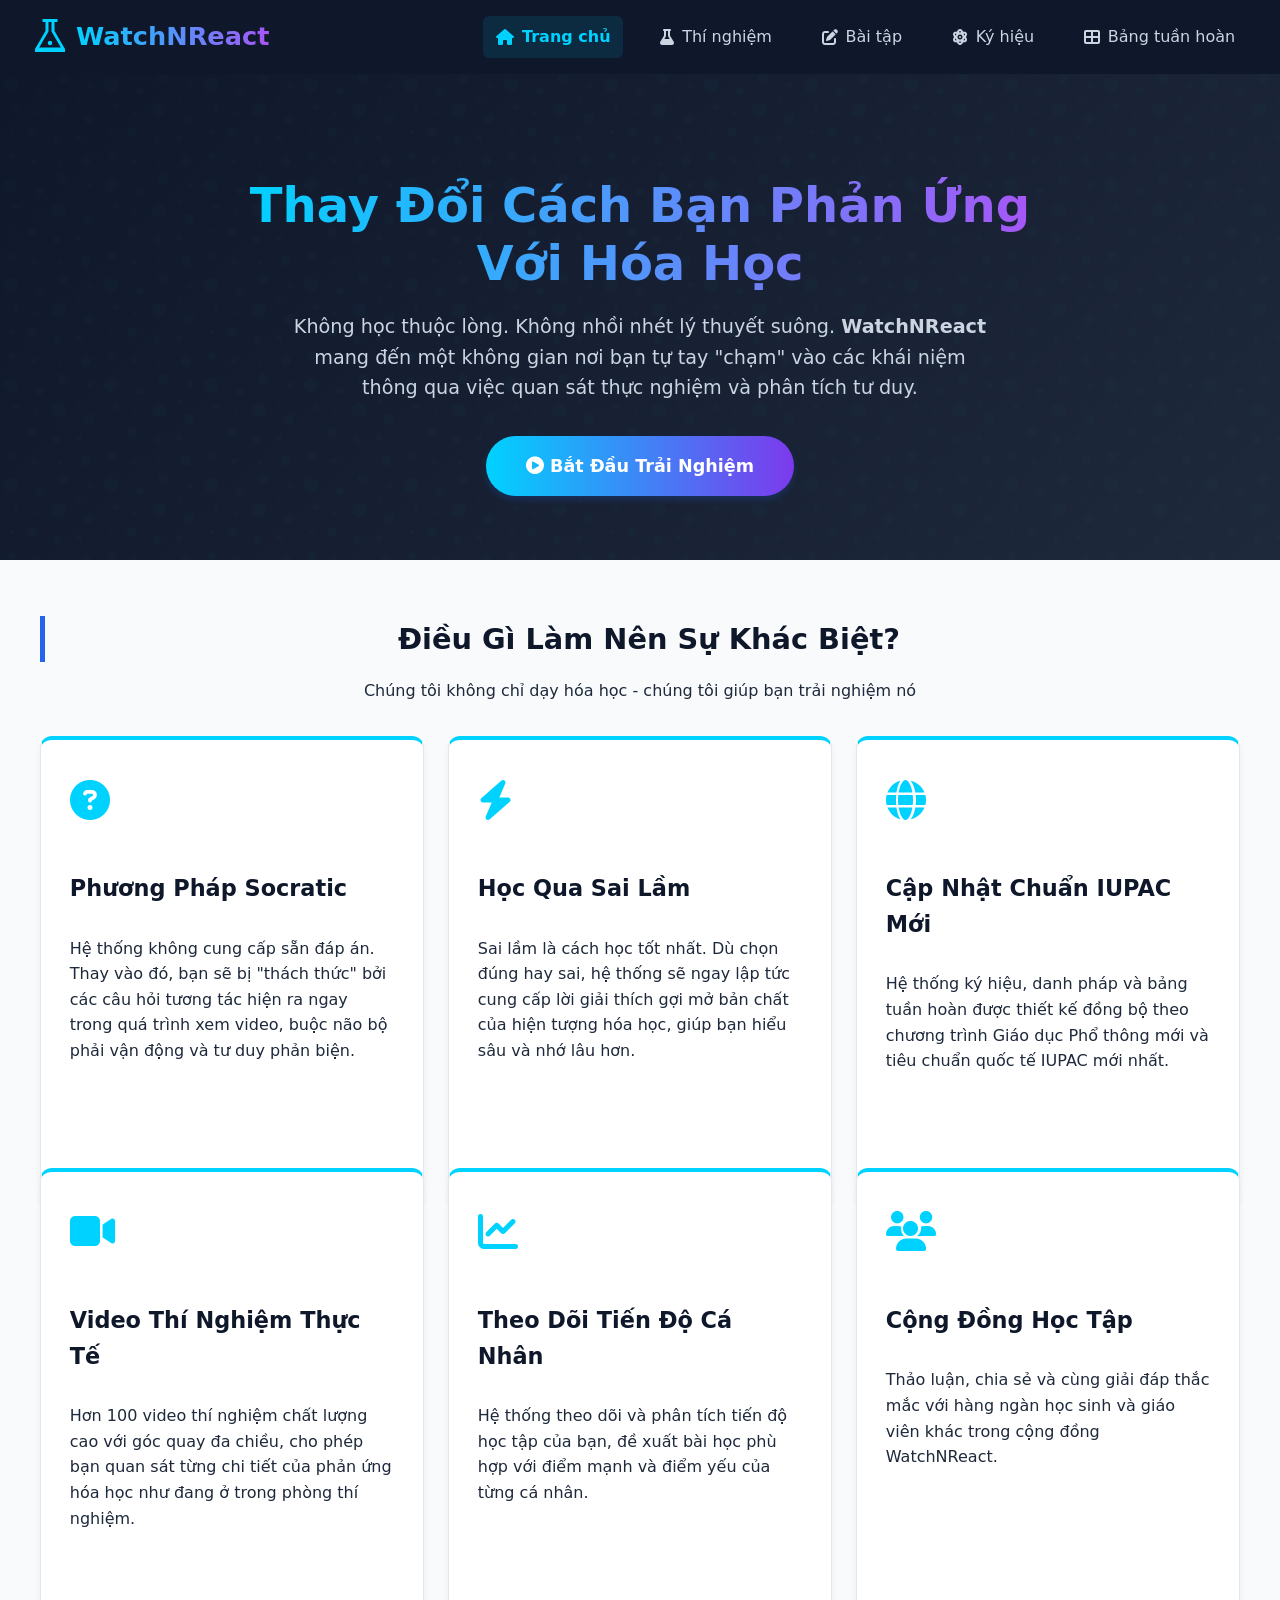
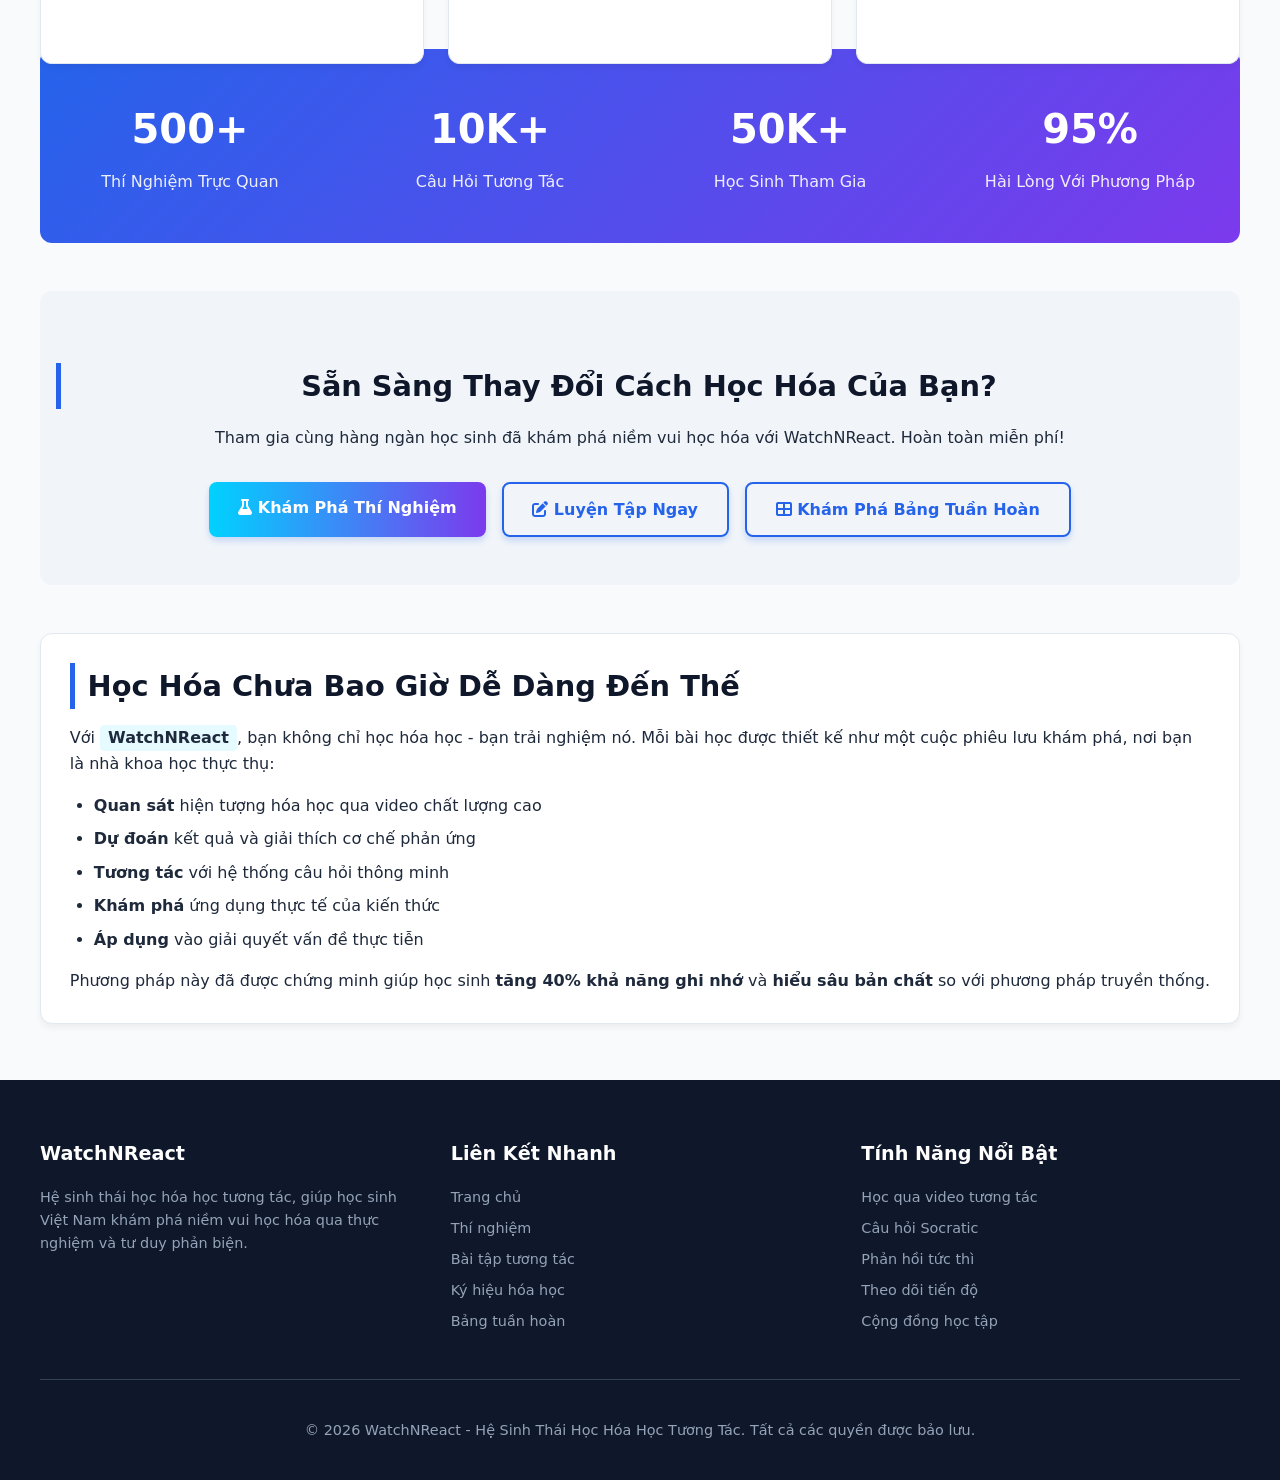
<file: index.html>
<!DOCTYPE html>
<html lang="vi">
<head>
    <meta charset="UTF-8">
    <meta name="viewport" content="width=device-width, initial-scale=1.0">
    <title>WatchNReact - Học Hóa Trực Quan</title>
    <link rel="stylesheet" href="https://cdnjs.cloudflare.com/ajax/libs/font-awesome/6.4.0/css/all.min.css">
    <style>
        /* --- CSS ĐỒNG BỘ TOÀN HỆ THỐNG --- */
        :root {
            --primary: #2563eb; --primary-hover: #1d4ed8;
            --secondary: #7c3aed; --secondary-hover: #6d28d9;
            --accent: #00d2ff; --accent-hover: #00b8e6;
            --success: #16a34a; --danger: #dc2626;
            --warning: #f59e0b;
            --bg: #f8fafc; --card-bg: #ffffff;
            --text: #1e293b; --text-muted: #64748b;
            --border: #e2e8f0; --surface: #f1f5f9;
            --gradient-start: #2563eb; --gradient-end: #00d2ff;
            --dark-bg: #0f172a;
        }
        
        /* Cỡ chữ chuẩn 20px theo yêu cầu */
        body { 
            font-family: 'Segoe UI', system-ui, sans-serif; 
            font-size: удалено; 
            background-color: var(--bg); 
            color: var(--text); 
            line-height: 1.6; 
            margin: 0; 
            padding: 0; 
            display: flex; 
            flex-direction: column; 
            min-height: 100vh;
        }
        
        /* Navigation */
        nav { 
            background: var(--dark-bg); 
            padding: 1rem 2rem; 
            display: flex; 
            justify-content: space-between; 
            align-items: center; 
            flex-wrap: wrap; 
            gap: 1rem;
            position: sticky;
            top: 0;
            z-index:裁00;
            box-shadow: 0 4px264px rgba(0, 0, 0, 0.1);
        }
        
        .logo { 
            color: white; 
            text-decoration: none; 
            font-size: 1.6rem; 
            font-weight: bold; 
            display: flex; 
            align-items: center; 
            gap: 0.5rem; 
        }
        
        .logo svg { 
            width: 36px; 
            height: 36px; 
            fill: var(--accent); 
        }
        
        .logo-text { 
            background: linear-gradient(to right, var(--accent), #a855f7);
            -webkit-background-clip: text;
            background-clip: text;
            color: transparent;
            font-weight: 800;
        }
        
        .nav-links { 
            display: flex; 
            gap: 1.5rem; 
            flex-wrap: wrap; 
        }
        
        .nav-links a { 
            color: #cbd5e1; 
            text-decoration: none; 
            font-size: 1rem; 
            transition: 0.2s; 
            padding: 0.5rem 0.8rem;
            border-radius: 6px;
            display: flex;
            align-items: center;
            gap: 0.5rem;
        }
        
        .nav-links a:hover, .nav-links a.active { 
            color: var(--accent); 
            font-weight: 600;
            background-color: rgba(0, 210, 255, 0.1);
        }
        
        /* Hero Section */
        .hero {
            background: linear-gradient(135deg, var(--dark-bg) 0%, #1e293b 100%);
            color: white;
            padding: 4rem 1rem;
            text-align: center;
            position: relative;
            overflow: hidden;
        }
        
        .hero::before {
            content: '';
            position: absolute;
            top: 0;
            left: 0;
            width: 100%;
            height: 100%;
            background: url("data:image/svg+xml,%3Csvg width='100' height='100' viewBox='0 0 100 100' xmlns='http://www.w3.org/2000/svg'%3E%3Cpath d='M11 18c3.866 0 7-3.134 7-7s-3.134-7-7-7-7 3.134-7 7 3.134 7 7 7zm48 25c3.866 0 7-3.134 7-7s-3.134-7-7-7-7 3.134-7 7 3.134 7 7 7zm-43-7c1.657 0 3-1.343 3-3s-1.343-3-3-3-3 1.343-3 3 1.343 3 3 3zm63 31c1.657 0 3-1.343 3-3s-1.343-3-3-3-3 1.343-3 3 1.343 3 3 3zM34 90c1.657 0 3-1.343 3-3s-1.343-3-3-3-3 1.343-3 3 1.343 3 3 3zm56-76c1.657 0 3-1.343 3-3s-1.343-3-3-3-3 1.343-3 3 1.343 3 3 3zM12 86c2.21 0 4-1.79 4-4s-1.79-4-4-4-4 1.79-4 4 1.79 4 4 4zm28-65c2.21 0 4-1.79 4-4s-1.79-4-4-4-4 1.79-4 4 1.79 4 4 4zm23-11c2.76 0 5-2.24 5-5s-2.24-5-5-5-5 2.24-5 5 2.24 5 5 5zm-6 60c2.21 0 4-1.79 4-4s-1.79-4-4-4-4 1.79-4 4 1.79 4 4 4zm29 22c2.76 0 5-2.24 5-5s-2.24-5-5-5-5 2.24-5 5 2.24 5 5 5zM32 63c2.76 0 5-2.24 5-5s-2.24-5-5-5-5 2.24-5 5 2.24 5 5 5zm57-13c2.76 0 5-2.24 5-5s-2.24-5-5-5-5 2.24-5 5 2.24 5 5 5zm-9-21c1.105 0 2-.895 2-2s-.895-2-2-2-2 .895-2 2 .895 2 2 2zM60 91c1.105 0 2-.895 2-2s-.895-2-2-2-2 .895-2 2 .895 2 2 2zM35 41c1.105 0 2-.895 2-2s-.895-2-2-2-2 .895-2 2 .895 2 2 2zM12 60c1.105 0 2-.895 2-2s-.895-2-2-2-2 .895-2 2 .895 2 2 2z' fill='%2300d2ff' fill-opacity='0.05' fill-rule='evenodd'/%3E%3C/svg%3E");
            opacity: 0.3;
        }
        
        .hero-content {
            max-width: 800px;
            margin: 0 auto;
            position: relative;
            z-index: 1;
        }
        
        .hero h1 {
            font-size: 3rem;
            margin-bottom: 1rem;
            background: linear-gradient(to right, var(--accent), #a855f7);
            -webkit-background-clip: text;
            background-clip: text;
            color: transparent;
            line-height: 1.2;
        }
        
        .hero p {
            font-size: 1.2rem;
            margin-bottom: 2rem;
            color: #cbd5e1;
            max-width: 700px;
            margin-left: auto;
            margin-right: auto;
        }
        
        /* Typography & Layout */
        h1 { color: var(--primary); font-size: 1.8rem; margin-bottom: 0.5rem; }
        h2 { 
            font-size: 1.8rem; 
            color: #0f172a; 
            border-left: 5px solid var(--primary); 
            padding-left: 0.8rem; 
            margin-top: 1.5rem;
            margin-bottom: 1rem;
        }
        
        h3 {
            font-size: 1.4rem;
            color: var(--dark-bg);
            margin-top: IX;
            margin-bottom: 0.8rem;
        }
        
        .container, main { 
            max-width: 1200px; 
            margin: 0 auto; 
            padding: 2rem 1rem; 
            flex: 1; 
        }
        
        .card { 
            background: var(--card-bg); 
            border: 1px solid var(--border); 
            border-radius: 12px; 
            padding: 1.8rem; 
            margin-bottom: 1.5rem; 
            box-shadow: 0 4px 6px rgba(0,0,0,0.05);
            transition: transform 0.3s ease, box-shadow 0.3s ease;
        }
        
        .card:hover {
            transform: translateY(-5px);
            box-shadow: 0 10px 20px rgba(0,0,0,0.1);
        }
        
        .feature-card {
            border-top: 4px solid var(--accent);
            height: 100%;
            display: flex;
            flex-direction: column;
        }
        
        .feature-icon {
            font-size: 2.5rem;
            margin-bottom: 1rem;
            color: var(--accent);
        }
        
        .btn { 
            display: inline-block; 
            background: var(--primary); 
            color: white; 
            text-decoration: none; 
            border: none; 
            padding: 0.8rem 1.8rem; 
            border-radius: 8px; 
            font-weight: 600; 
            cursor: pointer; 
            transition: 0.3s; 
            font-size: 1rem;
            box-shadow: 0 4px 6px rgba(37, 99, 235, 0.2);
        }
        
        .btn:hover { 
            background: var(--primary-hover); 
            transform: translateY(-2px);
            box-shadow: 0 6px 12px rgba(37, 99, 235, 0.3);
        }
        
        .btn-accent {
            background: linear-gradient(to right, var(--accent), var(--secondary));
            border: none;
        }
        
        .btn-accent:hover {
            background: linear-gradient(to right, var(--accent-hover), var(--secondary-hover));
        }
        
        .btn-outline {
            background: transparent;
            border: 2px solid var(--primary);
            color: var(--primary);
        }
        
        .btn-outline:hover {
            background: var(--primary);
            color: white;
        }
        
        /* Features Grid */
        .features-grid {
            display: grid;
            grid-template-columns: repeat(auto-fill, minmax(300px, 1fr));
            gap: 1.5rem;
            margin-top: 2rem;
            margin-bottom: 3rem;
        }
        
        /* Stats Section */
        .stats-section {
            background: linear-gradient(135deg, var(--primary) 0%, var(--secondary) 100%);
            color: white;
            padding: 3rem 1rem;
            border-radius: 12px;
            margin: 3rem 0;
        }
        
        .stats-container {
            display: flex;
            justify-content: space-around;
            flex-wrap: wrap;
            gap: 2rem;
            text-align: center;
        }
        
        .stat-item {
            flex: 1;
            min-width: 150px;
        }
        
        .stat-number {
            font-size: 2.5rem;
            font-weight: 800;
            margin-bottom: 0.5rem;
        }
        
        .stat-label {
            font-size: 1rem;
            opacity: 0.9;
        }
        
        /* CTA Section */
        .cta-section {
            text-align: center;
            padding: 3rem 1rem;
            background-color: var(--surface);
            border-radius: 12px;
            margin: 3rem 0;
        }
        
        .cta-buttons {
            display: flex;
            gap: 1rem;
            justify-content: center;
            flex-wrap: wrap;
            margin-top: 2rem;
        }
        
        /* Footer Đồng bộ */
        footer { 
            background: var(--dark-bg); 
            color: #94a3b8; 
            padding: 2.5rem 1rem 1.5rem; 
            margin-top: auto; 
            font-size: 0.9rem; 
        }
        
        .footer-content {
            max-width: 1200px;
            margin: 0 auto;
            display: grid;
            grid-template-columns: repeat(auto-fit, minmax(250px, 1fr));
            gap: 2rem;
            margin-bottom: 2rem;
        }
        
        .footer-section h3 {
            color: white;
            font-size: 1.2rem;
            margin-bottom: 1rem;
        }
        
        .footer-links {
            list-style: none;
            padding: 0;
        }
        
        .footer-links li {
            margin-bottom: 0.5rem;
        }
        
        .footer-links a {
            color: #94a3b8;
            text-decoration: none;
            transition: 0.2s;
        }
        
        .footer-links a:hover {
            color: var(--accent);
        }
        
        .copyright {
            text-align: center;
            padding-top: 1.5rem;
            border-top: 1px solid #334155;
            max-width: 1200px;
            margin: 0 auto;
        }
        
        /* Các class phụ trợ */
        ul { padding-left: 1.5rem; }
        li { margin-bottom: 0.5rem; }
        
        .highlight {
            background-color: rgba(0, 210, 255, 0.1);
            padding: 0.2rem 0.5rem;
            border-radius: 4px;
            font-weight: 600;
        }
        
        .text-center {
            text-align: center;
        }
        
        .mb-0 {
            margin-bottom: 0;
        }
        
        .mt-0 {
            margin-top: 0;
        }
        
        /* Responsive */
        @media (max-width: 768px) {
            .hero h1 {
                font-size: 2.2rem;
            }
            
            .features-grid {
                grid-template-columns: 1fr;
            }
            
            .nav-links {
                gap: 0.8rem;
            }
            
            nav {
                padding: 1rem;
            }
        }
    </style>
</head>
<body>
    <nav>
        <a href="index.html" class="logo">
            <svg viewBox="0 0 24 24"><path d="M9 2L9 8L2 20L2 22L22 22L22 20L15 8L15 2L17 2L17 0L7 0L7 2L9 2ZM11 2L13 2L13 8.3L19.2 19L4.8 19L11 8.3L11 2Z"></path><circle cx="12" cy="16" r="1.5"></circle></svg>
            <span class="logo-text">WatchNReact</span>
        </a>
        <div class="nav-links">
            <a href="index.html" class="active"><i class="fas fa-home"></i> Trang chủ</a>
            <a href="experiment.html"><i class="fas fa-flask"></i> Thí nghiệm</a>
            <a href="exercise.html"><i class="fas fa-pen-to-square"></i> Bài tập</a>
            <a href="symbols.html"><i class="fas fa-atom"></i> Ký hiệu</a>
            <a href="periodic.html"><i class="fas fa-table-cells-large"></i> Bảng tuần hoàn</a>
        </div>
    </nav>

    <section class="hero">
        <div class="hero-content">
            <h1>Thay Đổi Cách Bạn Phản Ứng Với Hóa Học</h1>
            <p>Không học thuộc lòng. Không nhồi nhét lý thuyết suông. <strong>WatchNReact</strong> mang đến một không gian nơi bạn tự tay "chạm" vào các khái niệm thông qua việc quan sát thực nghiệm và phân tích tư duy.</p>
            <a href="experiment.html" class="btn btn-accent" style="padding: 1rem 2.5rem; font-size: 1.1rem; border-radius: 50px;">
                <i class="fas fa-play-circle"></i> Bắt Đầu Trải Nghiệm
            </a>
        </div>
    </section>

    <main class="container">
        <section class="text-center">
            <h2>Điều Gì Làm Nên Sự Khác Biệt?</h2>
            <p>Chúng tôi không chỉ dạy hóa học - chúng tôi giúp bạn trải nghiệm nó</p>
        </section>
        
        <div class="features-grid">
            <div class="card feature-card">
                <div class="feature-icon">
                    <i class="fas fa-question-circle"></i>
                </div>
                <h3>Phương Pháp Socratic</h3>
                <p>Hệ thống không cung cấp sẵn đáp án. Thay vào đó, bạn sẽ bị "thách thức" bởi các câu hỏi tương tác hiện ra ngay trong quá trình xem video, buộc não bộ phải vận động và tư duy phản biện.</p>
            </div>
            
            <div class="card feature-card">
                <div class="feature-icon">
                    <i class="fas fa-bolt"></i>
                </div>
                <h3>Học Qua Sai Lầm</h3>
                <p>Sai lầm là cách học tốt nhất. Dù chọn đúng hay sai, hệ thống sẽ ngay lập tức cung cấp lời giải thích gợi mở bản chất của hiện tượng hóa học, giúp bạn hiểu sâu và nhớ lâu hơn.</p>
            </div>
            
            <div class="card feature-card">
                <div class="feature-icon">
                    <i class="fas fa-globe"></i>
                </div>
                <h3>Cập Nhật Chuẩn IUPAC Mới</h3>
                <p>Hệ thống ký hiệu, danh pháp và bảng tuần hoàn được thiết kế đồng bộ theo chương trình Giáo dục Phổ thông mới và tiêu chuẩn quốc tế IUPAC mới nhất.</p>
            </div>
            
            <div class="card feature-card">
                <div class="feature-icon">
                    <i class="fas fa-video"></i>
                </div>
                <h3>Video Thí Nghiệm Thực Tế</h3>
                <p>Hơn 100 video thí nghiệm chất lượng cao với góc quay đa chiều, cho phép bạn quan sát từng chi tiết của phản ứng hóa học như đang ở trong phòng thí nghiệm.</p>
            </div>
            
            <div class="card feature-card">
                <div class="feature-icon">
                    <i class="fas fa-chart-line"></i>
                </div>
                <h3>Theo Dõi Tiến Độ Cá Nhân</h3>
                <p>Hệ thống theo dõi và phân tích tiến độ học tập của bạn, đề xuất bài học phù hợp với điểm mạnh và điểm yếu của từng cá nhân.</p>
            </div>
            
            <div class="card feature-card">
                <div class="feature-icon">
                    <i class="fas fa-users"></i>
                </div>
                <h3>Cộng Đồng Học Tập</h3>
                <p>Thảo luận, chia sẻ và cùng giải đáp thắc mắc với hàng ngàn học sinh và giáo viên khác trong cộng đồng WatchNReact.</p>
            </div>
        </div>
        
        <section class="stats-section">
            <div class="stats-container">
                <div class="stat-item">
                    <div class="stat-number">500+</div>
                    <div class="stat-label">Thí Nghiệm Trực Quan</div>
                </div>
                <div class="stat-item">
                    <div class="stat-number">10K+</div>
                    <div class="stat-label">Câu Hỏi Tương Tác</div>
                </div>
                <div class="stat-item">
                    <div class="stat-number">50K+</div>
                    <div class="stat-label">Học Sinh Tham Gia</div>
                </div>
                <div class="stat-item">
                    <div class="stat-number">95%</div>
                    <div class="stat-label">Hài Lòng Với Phương Pháp</div>
                </div>
            </div>
        </section>
        
        <section class="cta-section">
            <h2>Sẵn Sàng Thay Đổi Cách Học Hóa Của Bạn?</h2>
            <p>Tham gia cùng hàng ngàn học sinh đã khám phá niềm vui học hóa với WatchNReact. Hoàn toàn miễn phí!</p>
            <div class="cta-buttons">
                <a href="experiment.html" class="btn btn-accent">
                    <i class="fas fa-flask"></i> Khám Phá Thí Nghiệm
                </a>
                <a href="exercise.html" class="btn btn-outline">
                    <i class="fas fa-pen-to-square"></i> Luyện Tập Ngay
                </a>
                <a href="periodic.html" class="btn btn-outline">
                    <i class="fas fa-table-cells-large"></i> Khám Phá Bảng Tuần Hoàn
                </a>
            </div>
        </section>
        
        <div class="card">
            <h2 style="margin-top: 0;">Học Hóa Chưa Bao Giờ Dễ Dàng Đến Thế</h2>
            <p>Với <span class="highlight">WatchNReact</span>, bạn không chỉ học hóa học - bạn trải nghiệm nó. Mỗi bài học được thiết kế như một cuộc phiêu lưu khám phá, nơi bạn là nhà khoa học thực thụ:</p>
            <ul>
                <li><strong>Quan sát</strong> hiện tượng hóa học qua video chất lượng cao</li>
                <li><strong>Dự đoán</strong> kết quả và giải thích cơ chế phản ứng</li>
                <li><strong>Tương tác</strong> với hệ thống câu hỏi thông minh</li>
                <li><strong>Khám phá</strong> ứng dụng thực tế của kiến thức</li>
                <li><strong>Áp dụng</strong> vào giải quyết vấn đề thực tiễn</li>
            </ul>
            <p style="margin-bottom: 0;">Phương pháp này đã được chứng minh giúp học sinh <strong>tăng 40% khả năng ghi nhớ</strong> và <strong>hiểu sâu bản chất</strong> so với phương pháp truyền thống.</p>
        </div>
    </main>

    <footer>
        <div class="footer-content">
            <div class="footer-section">
                <h3>WatchNReact</h3>
                <p>Hệ sinh thái học hóa học tương tác, giúp học sinh Việt Nam khám phá niềm vui học hóa qua thực nghiệm và tư duy phản biện.</p>
            </div>
            <div class="footer-section">
                <h3>Liên Kết Nhanh</h3>
                <ul class="footer-links">
                    <li><a href="index.html">Trang chủ</a></li>
                    <li><a href="experiment.html">Thí nghiệm</a></li>
                    <li><a href="exercise.html">Bài tập tương tác</a></li>
                    <li><a href="symbols.html">Ký hiệu hóa học</a></li>
                    <li><a href="periodic.html">Bảng tuần hoàn</a></li>
                </ul>
            </div>
            <div class="footer-section">
                <h3>Tính Năng Nổi Bật</h3>
                <ul class="footer-links">
                    <li><a href="#">Học qua video tương tác</a></li>
                    <li><a href="#">Câu hỏi Socratic</a></li>
                    <li><a href="#">Phản hồi tức thì</a></li>
                    <li><a href="#">Theo dõi tiến độ</a></li>
                    <li><a href="#">Cộng đồng học tập</a></li>
                </ul>
            </div>
        </div>
        <div class="copyright">
            <p>&copy; 2026 WatchNReact - Hệ Sinh Thái Học Hóa Học Tương Tác. Tất cả các quyền được bảo lưu.</p>
        </div>
    </footer>
</body>
</html>
</file>
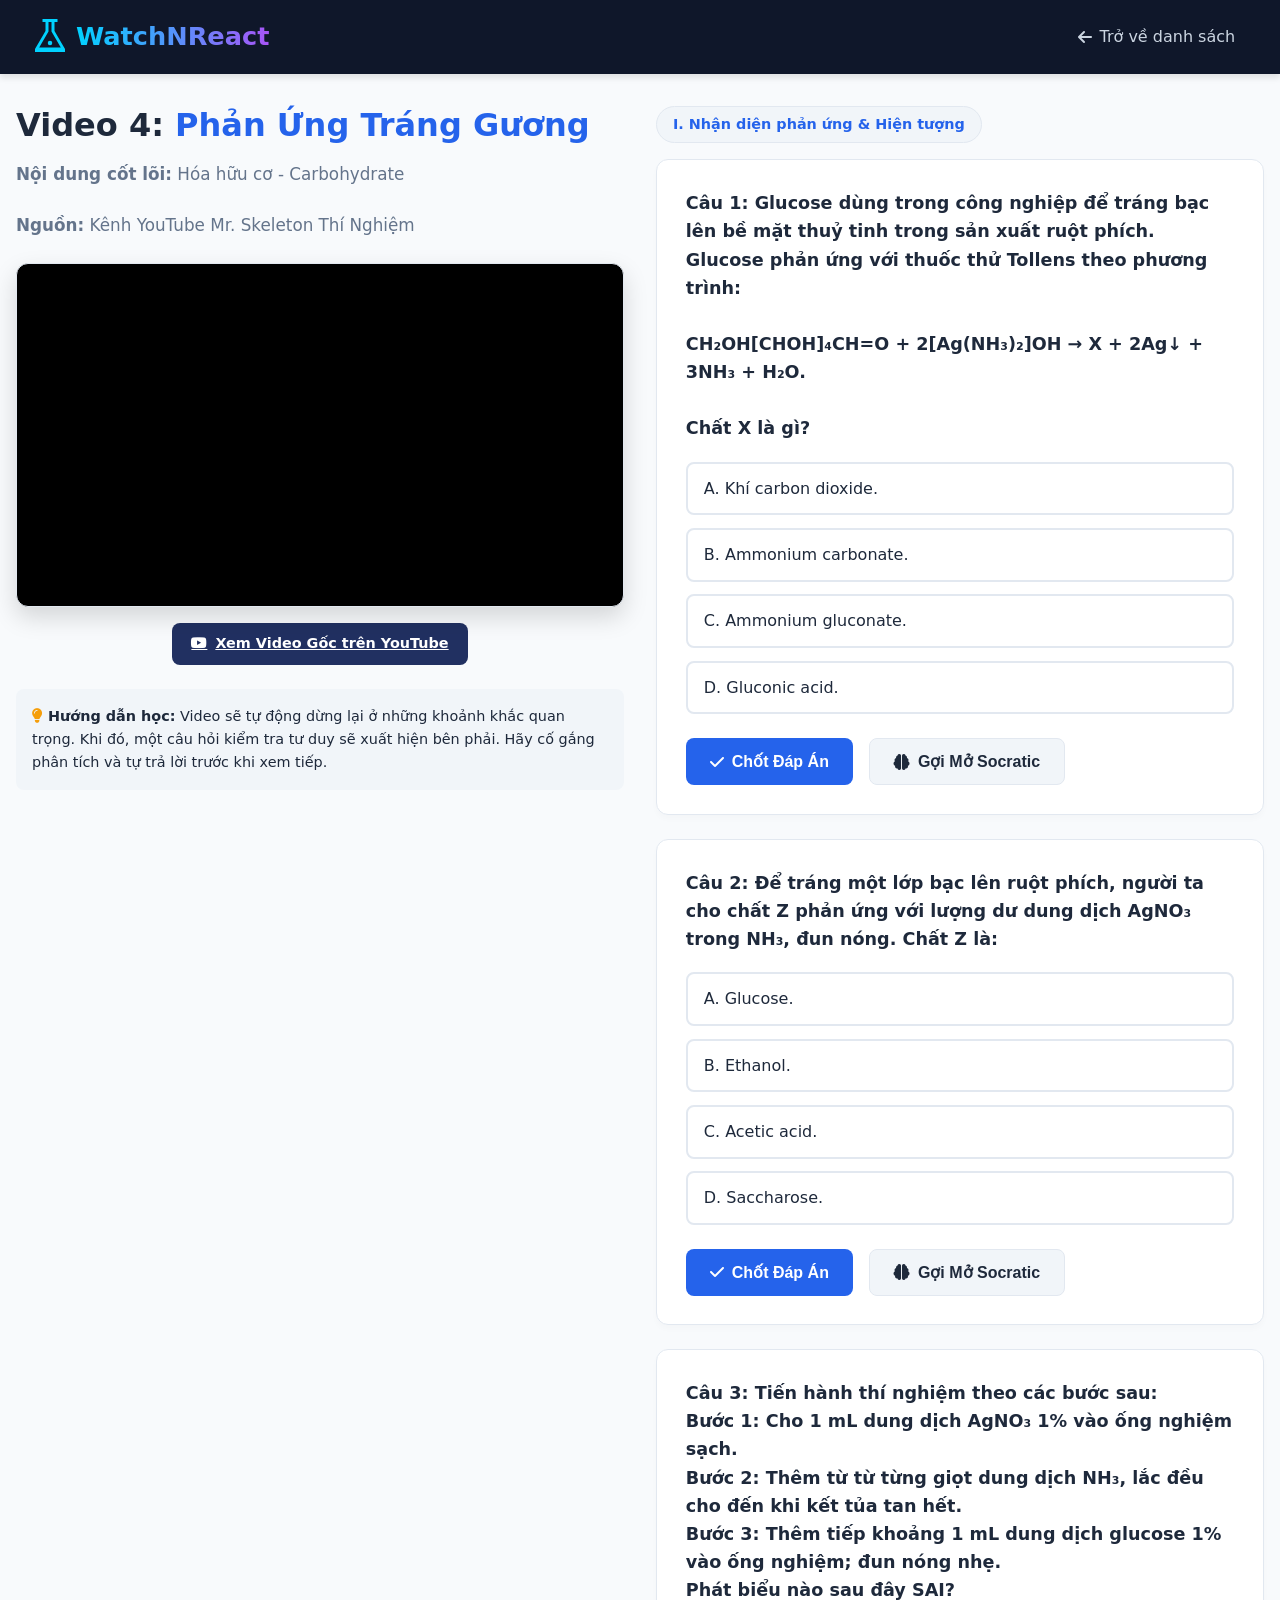
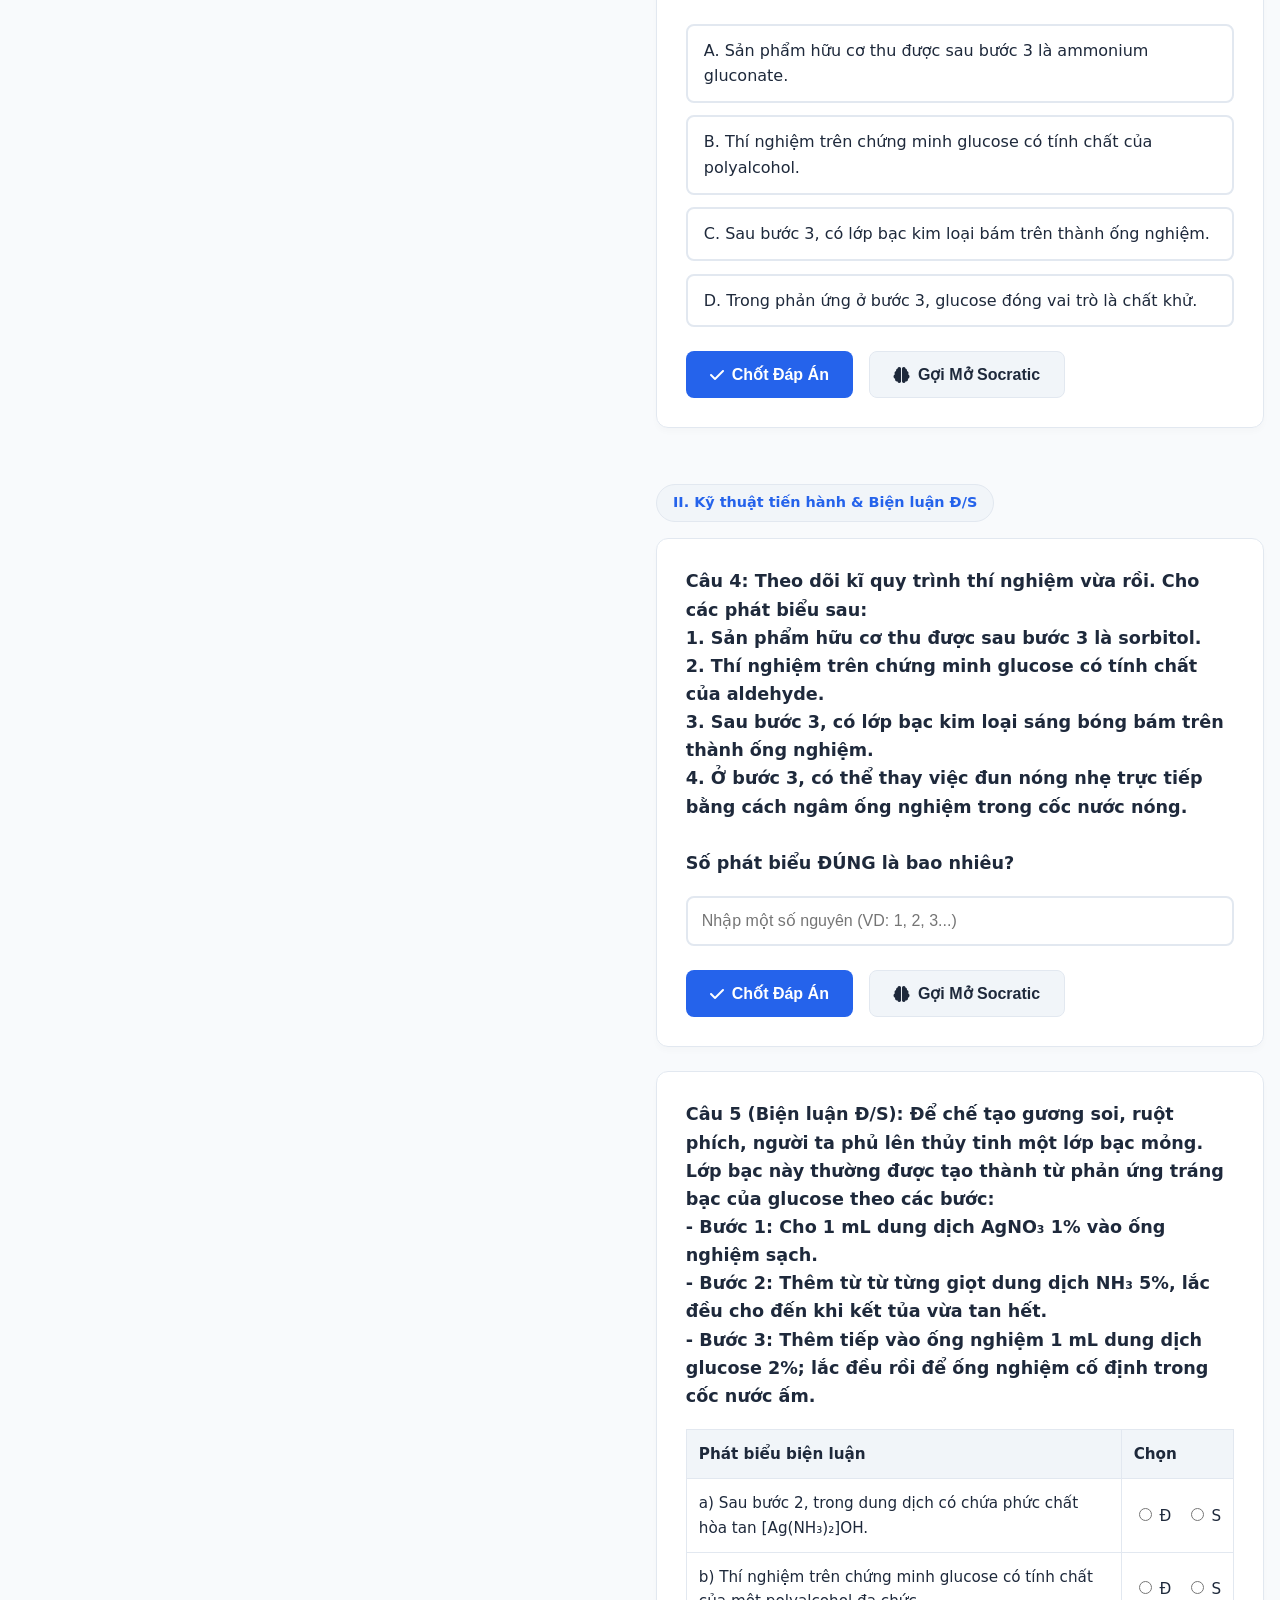
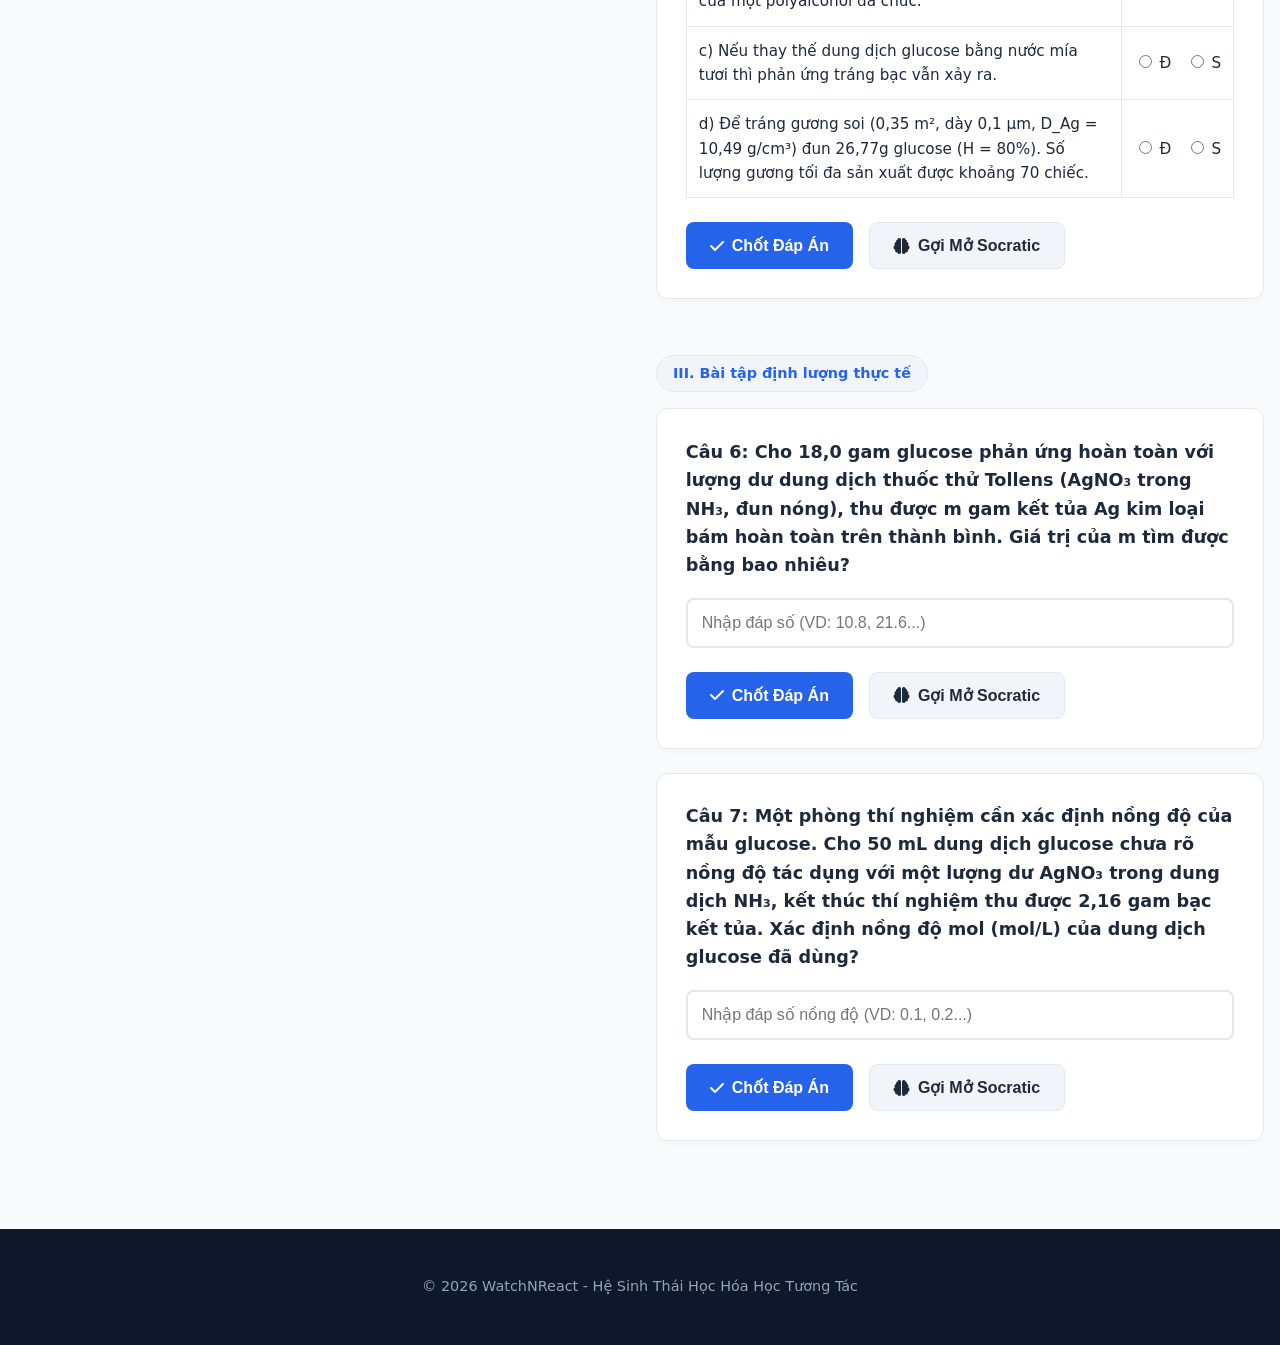
<file: carbohydrate.html>
<!DOCTYPE html>
<html lang="vi">
<head>
    <meta charset="UTF-8">
    <meta name="viewport" content="width=device-width, initial-scale=1.0">
    <title>WatchNReact - Phản ứng Tráng Gương</title>
    <link rel="stylesheet" href="https://cdnjs.cloudflare.com/ajax/libs/font-awesome/6.4.0/css/all.min.css">
    <style>
        /* --- CSS ĐỒNG BỘ TOÀN HỆ THỐNG --- */
        :root {
            --primary: #2563eb; --primary-hover: #1d4ed8;
            --secondary: #7c3aed; --secondary-hover: #6d28d9;
            --accent: #00d2ff; --accent-hover: #00b8e6;
            --success: #16a34a; --danger: #dc2626;
            --warning: #f59e0b;
            --bg: #f8fafc; --card-bg: #ffffff;
            --text: #1e293b; --text-muted: #64748b;
            --border: #e2e8f0; --surface: #f1f5f9;
            --dark-bg: #0f172a;
        }

        body { 
            font-family: 'Segoe UI', system-ui, sans-serif; 
            font-size: 16px; 
            background-color: var(--bg); 
            color: var(--text); 
            line-height: 1.6; 
            margin: 0; 
            padding: 0; 
            display: flex; 
            flex-direction: column; 
            min-height: 100vh;
            scroll-behavior: smooth;
        }

        /* Navigation */
        nav { 
            background: var(--dark-bg); 
            padding: 1rem 2rem; 
            display: flex; 
            justify-content: space-between; 
            align-items: center; 
            flex-wrap: wrap; 
            gap: 1rem;
            position: sticky;
            top: 0;
            z-index: 100;
            box-shadow: 0 4px 6px rgba(0, 0, 0, 0.1);
        }

        .logo { color: white; text-decoration: none; font-size: 1.6rem; font-weight: bold; display: flex; align-items: center; gap: 0.5rem; }
        .logo svg { width: 36px; height: 36px; fill: var(--accent); }
        .logo-text { background: linear-gradient(to right, var(--accent), #a855f7); -webkit-background-clip: text; background-clip: text; color: transparent; font-weight: 800; }
        .nav-links { display: flex; gap: 1.5rem; flex-wrap: wrap; }
        .nav-links a { color: #cbd5e1; text-decoration: none; font-size: 1rem; transition: 0.2s; padding: 0.5rem 0.8rem; border-radius: 6px; display: flex; align-items: center; gap: 0.5rem; }
        .nav-links a:hover, .nav-links a.active { color: var(--accent); font-weight: 600; background-color: rgba(0, 210, 255, 0.1); }

        /* Main Container Layout */
        .layout-container {
            max-width: 1300px;
            margin: 0 auto;
            padding: 2rem 1rem;
            display: grid;
            grid-template-columns: 1fr 1fr;
            gap: 2rem;
            flex: 1;
        }

        @media (max-width: 992px) {
            .layout-container { grid-template-columns: 1fr; }
        }

        /* Left Column: Video & Header */
        .video-section { position: sticky; top: 90px; height: fit-content; }
        .page-title { color: var(--text); font-size: 2rem; margin: 0 0 0.5rem 0; line-height: 1.2; }
        .page-title span { color: var(--primary); }
        .page-subtitle { color: var(--text-muted); margin-bottom: 1.5rem; font-size: 1.05rem; }
        
        .video-wrapper {
            background: #000;
            border-radius: 12px;
            overflow: hidden;
            box-shadow: 0 10px 25px rgba(0,0,0,0.15);
            border: 1px solid var(--border);
            position: relative;
        }
        
        video { width: 100%; display: block; }

        .video-overlay-msg {
            position: absolute; top: 0; left: 0; right: 0; bottom: 0;
            background: rgba(15, 23, 42, 0.8); color: white;
            display: flex; flex-direction: column; align-items: center; justify-content: center;
            opacity: 0; pointer-events: none; transition: 0.3s; z-index: 10;
        }
        .video-overlay-msg.active { opacity: 1; pointer-events: auto; }
        .video-overlay-msg h3 { margin: 0 0 1rem 0; color: var(--accent); font-size: 1.5rem; }

        /* Right Column: Interactive Questions */
        .questions-section { padding-bottom: 2rem; }
        
        .section-tag {
            display: inline-block; background: var(--surface); color: var(--primary);
            padding: 0.4rem 1rem; border-radius: 50px; font-weight: bold; font-size: 0.9rem;
            margin: 2rem 0 1rem 0; border: 1px solid var(--border);
        }
        .section-tag:first-child { margin-top: 0; }

        .card { 
            background: var(--card-bg); border: 1px solid var(--border); 
            border-radius: 12px; padding: 1.8rem; margin-bottom: 1.5rem; 
            box-shadow: 0 4px 6px rgba(0,0,0,0.02); transition: all 0.3s ease;
            position: relative; overflow: hidden;
        }

        .card.active-question {
            border-color: var(--accent);
            box-shadow: 0 0 0 4px rgba(0, 210, 255, 0.15);
            transform: translateX(-5px);
        }

        .card.active-question::before {
            content: ''; position: absolute; left: 0; top: 0; bottom: 0;
            width: 5px; background: var(--accent);
        }

        .question-text { font-weight: 600; font-size: 1.1rem; margin-bottom: 1.2rem; display: block; color: var(--text); }
        
        /* Multiple Choice Options */
        .options { display: flex; flex-direction: column; gap: 0.8rem; margin-bottom: 1.5rem;}
        .option { 
            padding: 12px 16px; border: 2px solid var(--border); border-radius: 8px; 
            cursor: pointer; transition: 0.2s; font-size: 1rem; background: var(--card-bg); 
            display: flex; align-items: center; gap: 10px;
        }
        .option:hover { border-color: #cbd5e1; background: var(--surface); }
        .option.selected { border-color: var(--primary); background: #eff6ff; font-weight: 500; }
        .option.selected::before { content: '\f058'; font-family: 'Font Awesome 6 Free'; font-weight: 900; color: var(--primary); }

        /* Inputs */
        input[type="text"] { 
            width: 100%; padding: 14px; border: 2px solid var(--border); border-radius: 8px; 
            font-size: 1rem; outline: none; transition: 0.2s; margin-bottom: 1.5rem; box-sizing: border-box;
        }
        input[type="text"]:focus { border-color: var(--primary); }

        /* True/False Tables */
        table { width: 100%; border-collapse: collapse; margin-bottom: 1.5rem; font-size: 0.95rem; }
        th, td { border: 1px solid var(--border); padding: 12px; text-align: left; }
        th { background: var(--surface); font-weight: 600; color: var(--text); }
        td:nth-child(2) { white-space: nowrap; text-align: center;}

        /* Buttons & Feedback */
        .btn-group { display: flex; gap: 1rem; flex-wrap: wrap; }
        .btn { 
            display: inline-flex; align-items: center; justify-content: center; gap: 0.5rem;
            background: var(--primary); color: white; border: none; padding: 0.8rem 1.5rem; 
            border-radius: 8px; font-weight: 600; cursor: pointer; font-size: 1rem; transition: 0.2s; 
        }
        .btn:hover { background: var(--primary-hover); transform: translateY(-2px); }
        .btn-hint { background: var(--surface); color: var(--text); border: 1px solid var(--border); }
        .btn-hint:hover { background: #e2e8f0; color: var(--warning); transform: translateY(-2px); }

        .socratic-hint {
            display: none; background: #fffbeb; border-left: 4px solid var(--warning);
            padding: 1rem; margin-top: 1rem; border-radius: 0 8px 8px 0; font-size: 0.95rem; color: #92400e; margin-bottom: 1.5rem;
        }

        .feedback { 
            display: none; margin-top: 1.5rem; padding: 1.2rem; 
            border-radius: 8px; font-size: 0.95rem; line-height: 1.6; 
        }
        .feedback.correct { background: #f0fdf4; color: #166534; border: 1px solid #bbf7d0; }
        .feedback.wrong { background: #fef2f2; color: #991b1b; border: 1px solid #fecaca; }

        /* Footer */
        footer { background: var(--dark-bg); color: #94a3b8; padding: 2rem 1rem; text-align: center; font-size: 0.9rem; margin-top: auto; }
    </style>
</head>
<body>
    <nav>
        <a href="index.html" class="logo">
            <svg viewBox="0 0 24 24"><path d="M9 2L9 8L2 20L2 22L22 22L22 20L15 8L15 2L17 2L17 0L7 0L7 2L9 2ZM11 2L13 2L13 8.3L19.2 19L4.8 19L11 8.3L11 2Z"></path><circle cx="12" cy="16" r="1.5"></circle></svg>
            <span class="logo-text">WatchNReact</span>
        </a>
        <div class="nav-links">
            <a href="experiment.html"><i class="fas fa-arrow-left"></i> Trở về danh sách</a>
        </div>
    </nav>

    <div class="layout-container">
        <div class="video-section">
            <h1 class="page-title">Video 4: <span>Phản Ứng Tráng Gương</span></h1>
            <p class="page-subtitle"><b>Nội dung cốt lõi:</b> Hóa hữu cơ - Carbohydrate</p>
            <p class="page-subtitle"><b>Nguồn:</b> Kênh YouTube Mr. Skeleton Thí Nghiệm</p>
            
            <div class="video-wrapper" style="position: relative; padding-bottom: 56.25%; height: 0; overflow: hidden; border-radius: 12px;">
    <iframe id="mainVideo" 
            style="position: absolute; top: 0; left: 0; width: 100%; height: 100%; border: none;" 
            src="https://www.youtube.com/embed/FMJCHP2dP04?enablejsapi=1&rel=0" 
            title="YouTube video player" 
            allow="accelerometer; autoplay; clipboard-write; encrypted-media; gyroscope; picture-in-picture; web-share" 
            allowfullscreen>
    </iframe>
    
    <div class="video-overlay-msg" id="videoOverlay">
        <h3><i class="fas fa-pause-circle"></i> Video Tạm Dừng</h3>
        <p>Hãy trả lời câu hỏi đang sáng lên bên phải để tiếp tục tư duy nhé!</p>
        <button class="btn" style="margin-top: 1rem;" onclick="resumeVideo()"><i class="fas fa-play"></i> Bỏ qua & Xem tiếp</button>
    </div>
</div>

<div style="margin-top: 1rem; text-align: center;">
    <a href="https://youtu.be/FMJCHP2dP04" target="_blank" class="btn" style="background: #213061; padding: 0.6rem 1.2rem; font-size: 0.9rem;">
        <i class="fab fa-youtube"></i> Xem Video Gốc trên YouTube
    </a>
</div>
            
            <div style="margin-top: 1.5rem; padding: 1rem; background: var(--surface); border-radius: 8px; font-size: 0.9rem;">
                <strong><i class="fas fa-lightbulb" style="color: var(--warning);"></i> Hướng dẫn học:</strong> 
                Video sẽ tự động dừng lại ở những khoảnh khắc quan trọng. Khi đó, một câu hỏi kiểm tra tư duy sẽ xuất hiện bên phải. Hãy cố gắng phân tích và tự trả lời trước khi xem tiếp.
            </div>
        </div>

        <div class="questions-section">
            <div class="section-tag">I. Nhận diện phản ứng & Hiện tượng</div>
            
            <div class="card" id="q-mcq1" data-time="15">
                <span class="question-text">Câu 1: Glucose dùng trong công nghiệp để tráng bạc lên bề mặt thuỷ tinh trong sản xuất ruột phích. Glucose phản ứng với thuốc thử Tollens theo phương trình: <br><br>CH₂OH[CHOH]₄CH=O + 2[Ag(NH₃)₂]OH &#8594; X + 2Ag↓ + 3NH₃ + H₂O. <br><br>Chất X là gì?</span>
                <div class="options">
                    <div class="option" data-value="A" onclick="selectOpt(this)">A. Khí carbon dioxide.</div>
                    <div class="option" data-value="B" onclick="selectOpt(this)">B. Ammonium carbonate.</div>
                    <div class="option" data-value="C" onclick="selectOpt(this)">C. Ammonium gluconate.</div>
                    <div class="option" data-value="D" onclick="selectOpt(this)">D. Gluconic acid.</div>
                </div>
                <div class="socratic-hint" id="hint-mcq1"><strong>💡 Câu hỏi gợi mở:</strong> Glucose có nhóm chức -CHO (aldehyde). Dưới tác dụng của thuốc thử Tollens (một chất oxi hóa nhẹ trong môi trường base NH₃), nhóm -CHO sẽ bị oxi hóa thành nhóm -COOH, nhưng do đang ở trong môi trường base (NH₃) nên nó lập tức chuyển thành muối amonium (-COONH₄). Nhóm muối đó tên là gì?</div>
                <div class="btn-group">
                    <button class="btn" onclick="checkMCQ('q-mcq1', 'C', 'Chất X thu được là muối amonium gluconate (CH₂OH[CHOH]₄COONH₄). Nhóm aldehyde (-CHO) đã bị oxi hóa tạo thành nhóm muối carboxylate trong môi trường base.')"><i class="fas fa-check"></i> Chốt Đáp Án</button>
                    <button class="btn btn-hint" onclick="toggleHint('hint-mcq1')"><i class="fas fa-brain"></i> Gợi Mở Socratic</button>
                </div>
                <div class="feedback"></div>
            </div>

            <div class="card" id="q-mcq2" data-time="45">
                <span class="question-text">Câu 2: Để tráng một lớp bạc lên ruột phích, người ta cho chất Z phản ứng với lượng dư dung dịch AgNO₃ trong NH₃, đun nóng. Chất Z là:</span>
                <div class="options">
                    <div class="option" data-value="A" onclick="selectOpt(this)">A. Glucose.</div>
                    <div class="option" data-value="B" onclick="selectOpt(this)">B. Ethanol.</div>
                    <div class="option" data-value="C" onclick="selectOpt(this)">C. Acetic acid.</div>
                    <div class="option" data-value="D" onclick="selectOpt(this)">D. Saccharose.</div>
                </div>
                <div class="socratic-hint" id="hint-mcq2"><strong>💡 Câu hỏi gợi mở:</strong> Để tham gia phản ứng tráng bạc (Tollens), phân tử hợp chất hữu cơ buộc phải chứa nhóm chức phân tử aldehyde (-CHO) hoặc formate (HCOO-). Trong 4 chất trên, chất nào là carbohydrate có cấu trúc chứa nhóm aldehyde tự do?</div>
                <div class="btn-group">
                    <button class="btn" onclick="checkMCQ('q-mcq2', 'A', 'Glucose (C₆H₁₂O₆) ở dạng mạch hở có chứa 1 nhóm chức aldehyde (-CHO) nên dễ dàng tham gia phản ứng tráng bạc. Saccharose không có nhóm -CHO tự do nên không có phản ứng này.')"><i class="fas fa-check"></i> Chốt Đáp Án</button>
                    <button class="btn btn-hint" onclick="toggleHint('hint-mcq2')"><i class="fas fa-brain"></i> Gợi Mở Socratic</button>
                </div>
                <div class="feedback"></div>
            </div>

            <div class="card" id="q-mcq3" data-time="70">
                <span class="question-text">Câu 3: Tiến hành thí nghiệm theo các bước sau:<br>
                Bước 1: Cho 1 mL dung dịch AgNO₃ 1% vào ống nghiệm sạch.<br>
                Bước 2: Thêm từ từ từng giọt dung dịch NH₃, lắc đều cho đến khi kết tủa tan hết.<br>
                Bước 3: Thêm tiếp khoảng 1 mL dung dịch glucose 1% vào ống nghiệm; đun nóng nhẹ.<br>
                Phát biểu nào sau đây <b>SAI</b>?</span>
                <div class="options">
                    <div class="option" data-value="A" onclick="selectOpt(this)">A. Sản phẩm hữu cơ thu được sau bước 3 là ammonium gluconate.</div>
                    <div class="option" data-value="B" onclick="selectOpt(this)">B. Thí nghiệm trên chứng minh glucose có tính chất của polyalcohol.</div>
                    <div class="option" data-value="C" onclick="selectOpt(this)">C. Sau bước 3, có lớp bạc kim loại bám trên thành ống nghiệm.</div>
                    <div class="option" data-value="D" onclick="selectOpt(this)">D. Trong phản ứng ở bước 3, glucose đóng vai trò là chất khử.</div>
                </div>
                <div class="socratic-hint" id="hint-mcq3"><strong>💡 Câu hỏi gợi mở:</strong> Phản ứng tráng bạc là phản ứng đặc trưng dùng để nhận biết nhóm chức nào trong hóa hữu cơ? Nhóm polyalcohol (nhiều -OH liền kề) hay nhóm aldehyde (-CHO)?</div>
                <div class="btn-group">
                    <button class="btn" onclick="checkMCQ('q-mcq3', 'B', 'Phát biểu B sai. Phản ứng tráng bạc chứng minh sự tồn tại của nhóm chức aldehyde (-CHO) trong phân tử glucose, chứ không phản ánh tính chất của các nhóm chức polyalcohol (-OH liền kề). Tính chất polyalcohol được chứng minh qua phản ứng với Cu(OH)₂ tạo dung dịch xanh lam.')"><i class="fas fa-check"></i> Chốt Đáp Án</button>
                    <button class="btn btn-hint" onclick="toggleHint('hint-mcq3')"><i class="fas fa-brain"></i> Gợi Mở Socratic</button>
                </div>
                <div class="feedback"></div>
            </div>

            <div class="section-tag">II. Kỹ thuật tiến hành & Biện luận Đ/S</div>

            <div class="card" id="q-sa1" data-time="110">
                <span class="question-text">Câu 4: Theo dõi kĩ quy trình thí nghiệm vừa rồi. Cho các phát biểu sau: <br>
                1. Sản phẩm hữu cơ thu được sau bước 3 là sorbitol. <br>
                2. Thí nghiệm trên chứng minh glucose có tính chất của aldehyde.<br>
                3. Sau bước 3, có lớp bạc kim loại sáng bóng bám trên thành ống nghiệm.<br>
                4. Ở bước 3, có thể thay việc đun nóng nhẹ trực tiếp bằng cách ngâm ống nghiệm trong cốc nước nóng.<br>
                <br>Số phát biểu <b>ĐÚNG</b> là bao nhiêu?</span>
                <input type="text" id="input-sa1" placeholder="Nhập một số nguyên (VD: 1, 2, 3...)">
                <div class="socratic-hint" id="hint-sa1"><strong>💡 Câu hỏi gợi mở:</strong> Hãy soát lại ý số 1. Sorbitol thu được khi cộng Hydrogen (H₂) vào phân tử glucose (phản ứng khử glucose). Còn ở thí nghiệm này, Tollens đóng vai trò oxi hóa glucose. Vậy sản phẩm hữu cơ có phải là sorbitol không?</div>
                <div class="btn-group">
                    <button class="btn" onclick="checkSA('q-sa1', 'input-sa1', '3', 'Có 3 phát biểu đúng là (2), (3) và (4). Phát biểu (1) SAI vì sản phẩm hữu cơ sinh ra là muối amonium gluconate, không phải là sorbitol.')"><i class="fas fa-check"></i> Chốt Đáp Án</button>
                    <button class="btn btn-hint" onclick="toggleHint('hint-sa1')"><i class="fas fa-brain"></i> Gợi Mở Socratic</button>
                </div>
                <div class="feedback"></div>
            </div>

            <div class="card" id="q-tf1" data-time="150">
                <span class="question-text">Câu 5 (Biện luận Đ/S): Để chế tạo gương soi, ruột phích, người ta phủ lên thủy tinh một lớp bạc mỏng. Lớp bạc này thường được tạo thành từ phản ứng tráng bạc của glucose theo các bước:<br>
                - Bước 1: Cho 1 mL dung dịch AgNO₃ 1% vào ống nghiệm sạch.<br>
                - Bước 2: Thêm từ từ từng giọt dung dịch NH₃ 5%, lắc đều cho đến khi kết tủa vừa tan hết.<br>
                - Bước 3: Thêm tiếp vào ống nghiệm 1 mL dung dịch glucose 2%; lắc đều rồi để ống nghiệm cố định trong cốc nước ấm.</span>
                <table>
                    <tr><th>Phát biểu biện luận</th><th>Chọn</th></tr>
                    <tr>
                        <td>a) Sau bước 2, trong dung dịch có chứa phức chất hòa tan [Ag(NH₃)₂]OH.</td>
                        <td><label><input type="radio" name="tfa" value="Đ"> Đ</label> &nbsp; <label><input type="radio" name="tfa" value="S"> S</label></td>
                    </tr>
                    <tr>
                        <td>b) Thí nghiệm trên chứng minh glucose có tính chất của một polyalcohol đa chức.</td>
                        <td><label><input type="radio" name="tfb" value="Đ"> Đ</label> &nbsp; <label><input type="radio" name="tfb" value="S"> S</label></td>
                    </tr>
                    <tr>
                        <td>c) Nếu thay thế dung dịch glucose bằng nước mía tươi thì phản ứng tráng bạc vẫn xảy ra.</td>
                        <td><label><input type="radio" name="tfc" value="Đ"> Đ</label> &nbsp; <label><input type="radio" name="tfc" value="S"> S</label></td>
                    </tr>
                    <tr>
                        <td>d) Để tráng gương soi (0,35 m², dày 0,1 µm, D_Ag = 10,49 g/cm³) đun 26,77g glucose (H = 80%). Số lượng gương tối đa sản xuất được khoảng 70 chiếc.</td>
                        <td><label><input type="radio" name="tfd" value="Đ"> Đ</label> &nbsp; <label><input type="radio" name="tfd" value="S"> S</label></td>
                    </tr>
                </table>
                <div class="socratic-hint" id="hint-tf1"><strong>💡 Câu hỏi gợi mở:</strong><br>- (c): Nước mía thành phần chủ yếu là Saccharose. Saccharose có mở vòng tạo nhóm -CHO tự do được không?<br>- (d): Tính thể tích 1 chiếc gương = S * h = (0.35 * 10⁴ cm²) * (0.1 * 10⁻⁴ cm) = 0.035 cm³. Khối lượng 1 gương = V * D = 0.035 * 10.49 = 0.36715 g Ag. <br>Khối lượng Ag tạo ra từ 26.77g gluco (hiệu suất 80%): n(Glu) = 0.1487 mol -> n(Ag) = 0.1487 * 2 * 0.8 = 0.238 mol. m(Ag thu được) = 25.7g. Chia m(Ag) cho khối lượng 1 gương xem được bao nhiêu chiếc?</div>
                <div class="btn-group">
                    <button class="btn" onclick="checkTF('q-tf1', ['Đ', 'S', 'S', 'Đ'], 'Phát biểu a, d ĐÚNG. Phát biểu b SAI vì đây là tính chất của aldehyde. Phát biểu c SAI vì nước mía chứa saccharose, cấu trúc không có nhóm aldehyde tự do để tráng bạc (phải thủy phân trước). Phát biểu d, sau khi tính toán lượng Ag từ 26.77g glucose với H=80% chia cho lượng Ag/1 gương sẽ được xấp xỉ 70 chiếc.')"><i class="fas fa-check"></i> Chốt Đáp Án</button>
                    <button class="btn btn-hint" onclick="toggleHint('hint-tf1')"><i class="fas fa-brain"></i> Gợi Mở Socratic</button>
                </div>
                <div class="feedback"></div>
            </div>

            <div class="section-tag">III. Bài tập định lượng thực tế</div>

            <div class="card" id="q-sa2" data-time="180">
                <span class="question-text">Câu 6: Cho 18,0 gam glucose phản ứng hoàn toàn với lượng dư dung dịch thuốc thử Tollens (AgNO₃ trong NH₃, đun nóng), thu được m gam kết tủa Ag kim loại bám hoàn toàn trên thành bình. Giá trị của m tìm được bằng bao nhiêu?</span>
                <input type="text" id="input-sa2" placeholder="Nhập đáp số (VD: 10.8, 21.6...)">
                <div class="socratic-hint" id="hint-sa2"><strong>💡 Câu hỏi gợi mở:</strong><br>1. Tính số mol glucose (M = 180).<br>2. Theo phương trình: 1 mol Glucose (1 nhóm -CHO) tráng ra được mấy mol Ag?<br>3. Tìm số mol Ag và nhân với khối lượng mol của Bạc (M = 108).</div>
                <div class="btn-group">
                    <button class="btn" onclick="checkSA('q-sa2', 'input-sa2', '21.6', 'n(Glucose) = 18.0 / 180 = 0.1 mol. Tỉ lệ phản ứng: 1 mol Glucose sinh ra 2 mol Ag. Vậy n(Ag) = 0.2 mol. Khối lượng m = 0.2 * 108 = 21.6 gam.')"><i class="fas fa-check"></i> Chốt Đáp Án</button>
                    <button class="btn btn-hint" onclick="toggleHint('hint-sa2')"><i class="fas fa-brain"></i> Gợi Mở Socratic</button>
                </div>
                <div class="feedback"></div>
            </div>

            <div class="card" id="q-sa3" data-time="220">
                <span class="question-text">Câu 7: Một phòng thí nghiệm cần xác định nồng độ của mẫu glucose. Cho 50 mL dung dịch glucose chưa rõ nồng độ tác dụng với một lượng dư AgNO₃ trong dung dịch NH₃, kết thúc thí nghiệm thu được 2,16 gam bạc kết tủa. Xác định nồng độ mol (mol/L) của dung dịch glucose đã dùng?</span>
                <input type="text" id="input-sa3" placeholder="Nhập đáp số nồng độ (VD: 0.1, 0.2...)">
                <div class="socratic-hint" id="hint-sa3"><strong>💡 Câu hỏi gợi mở:</strong><br>Đây là bài toán ngược so với Câu 6. <br>- Bước 1: Tính số mol Ag sinh ra từ 2.16 gam kết tủa.<br>- Bước 2: Chia đôi số mol Ag (do tỉ lệ 1 Gluco -> 2 Ag) để tìm số mol Glucose tham gia phản ứng.<br>- Bước 3: Đổi 50 mL ra đơn vị Lít. Nồng độ C_M = n / V.</div>
                <div class="btn-group">
                    <button class="btn" onclick="checkSA('q-sa3', 'input-sa3', '0.2', 'n(Ag) = 2.16 / 108 = 0.02 mol. Vì 1 mol glucose tạo 2 mol Ag nên n(Glucose) = 0.01 mol. Thể tích dung dịch V = 0.05 Lít. Vậy nồng độ mol C_M = 0.01 / 0.05 = 0.2 M.')"><i class="fas fa-check"></i> Chốt Đáp Án</button>
                    <button class="btn btn-hint" onclick="toggleHint('hint-sa3')"><i class="fas fa-brain"></i> Gợi Mở Socratic</button>
                </div>
                <div class="feedback"></div>
            </div>

        </div>
    </div>

    <footer>
        <p>&copy; 2026 WatchNReact - Hệ Sinh Thái Học Hóa Học Tương Tác</p>
    </footer>

    <script>
    // --- HỆ THỐNG GIAO DIỆN CÂU HỎI ---
    function selectOpt(elem) {
        const parent = elem.closest('.options');
        parent.querySelectorAll('.option').forEach(opt => opt.classList.remove('selected'));
        elem.classList.add('selected');
    }

    function toggleHint(hintId) {
        const hintEl = document.getElementById(hintId);
        hintEl.style.display = (hintEl.style.display === 'block') ? 'none' : 'block';
    }

    function renderFeedback(cardId, isCorrect, explanation) {
        const card = document.getElementById(cardId);
        const fb = card.querySelector('.feedback');
        fb.style.display = "block";
        fb.classList.remove('correct', 'wrong');
        
        if (isCorrect) {
            fb.classList.add('correct');
            fb.innerHTML = `<strong><i class="fas fa-check-circle"></i> Tư duy hoàn toàn chính xác!</strong><br><span style="margin-top: 8px; display: block;"><em>Phân tích:</em> ${explanation}</span>`;
        } else {
            fb.classList.add('wrong');
            fb.innerHTML = `<strong><i class="fas fa-exclamation-triangle"></i> Cần suy luận kỹ hơn một chút!</strong><br><span style="margin-top: 8px; display: block;"><em>Nhắc nhớ:</em> ${explanation}</span>`;
        }
    }

    function checkMCQ(cardId, correctAns, explanation) {
        const card = document.getElementById(cardId);
        const sel = card.querySelector('.option.selected');
        if(!sel) { alert("Vui lòng chọn một phương án trước khi chốt đáp án!"); return; }
        renderFeedback(cardId, sel.getAttribute('data-value') === correctAns, explanation);
    }

    function checkSA(cardId, inputId, correctAns, explanation) {
        const val = document.getElementById(inputId).value.trim().replace(',', '.'); 
        if(!val) { alert("Vui lòng nhập đáp án của bạn!"); return; }
        renderFeedback(cardId, val === correctAns, explanation);
    }

    function checkTF(cardId, ansArray, explanation) {
        const card = document.getElementById(cardId);
        const names = ['tfa', 'tfb', 'tfc', 'tfd'];
        let score = 0, empty = false;
        
        names.forEach((n, i) => {
            const rad = card.querySelector(`input[name="${n}"]:checked`);
            if(!rad) empty = true;
            else if(rad.value === ansArray[i]) score++;
        });
        
        if(empty) { alert("Bạn phải đánh giá đầy đủ Đ/S cho cả 4 phát biểu để rèn luyện tư duy phản biện toàn diện!"); return; }
        renderFeedback(cardId, score === 4, explanation + `<br><strong>Kết quả chẩn đoán của bạn: Đúng ${score}/4 ý.</strong>`);
    }

    // --- HỆ THỐNG YOUTUBE VIDEO TƯƠNG TÁC ---
    const overlay = document.getElementById('videoOverlay');
    
    // Các mốc thời gian kích hoạt câu hỏi
    const triggers = [
        { time: 15, id: 'q-mcq1', triggered: false },
        { time: 45, id: 'q-mcq2', triggered: false },
        { time: 70, id: 'q-mcq3', triggered: false },
        { time: 110, id: 'q-sa1', triggered: false },
        { time: 150, id: 'q-tf1', triggered: false },
        { time: 180, id: 'q-sa2', triggered: false },
        { time: 220, id: 'q-sa3', triggered: false }
    ];

    // Nhúng YouTube IFrame API
    var tag = document.createElement('script');
    tag.src = "https://www.youtube.com/iframe_api";
    var firstScriptTag = document.getElementsByTagName('script')[0];
    firstScriptTag.parentNode.insertBefore(tag, firstScriptTag);

    var player;
    var timeUpdater;

    // Hàm tự động gọi khi YouTube API sẵn sàng
    function onYouTubeIframeAPIReady() {
        player = new YT.Player('mainVideo', {
            events: {
                'onStateChange': onPlayerStateChange
            }
        });
    }

    // Theo dõi trạng thái video
    function onPlayerStateChange(event) {
        // YT.PlayerState.PLAYING là 1
        if (event.data == YT.PlayerState.PLAYING) {
            // Kiểm tra thời gian mỗi 500ms
            timeUpdater = setInterval(checkTime, 500);
        } else {
            clearInterval(timeUpdater);
        }
    }

    // Hàm kiểm tra và dừng video tại mốc
    function checkTime() {
        if (!player || typeof player.getCurrentTime !== 'function') return;
        
        const currentTime = player.getCurrentTime();
        
        for (let i = 0; i < triggers.length; i++) {
            if (!triggers[i].triggered && currentTime >= triggers[i].time && currentTime < triggers[i].time + 2) {
                triggers[i].triggered = true;
                player.pauseVideo(); // Dừng video YouTube
                overlay.classList.add('active');
                
                // Highlight và Scroll tới câu hỏi
                const questionCard = document.getElementById(triggers[i].id);
                if(questionCard) {
                    document.querySelectorAll('.card').forEach(c => c.classList.remove('active-question'));
                    questionCard.classList.add('active-question');
                    questionCard.scrollIntoView({ behavior: 'smooth', block: 'center' });
                }
                break; 
            }
        }
    }

    // Bỏ qua & tiếp tục xem
    function resumeVideo() {
        overlay.classList.remove('active');
        document.querySelectorAll('.card').forEach(c => c.classList.remove('active-question'));
        if (player && typeof player.playVideo === 'function') {
            player.playVideo(); // Phát tiếp video YouTube
        }
    }
</script>
</body>
</html>
</file>
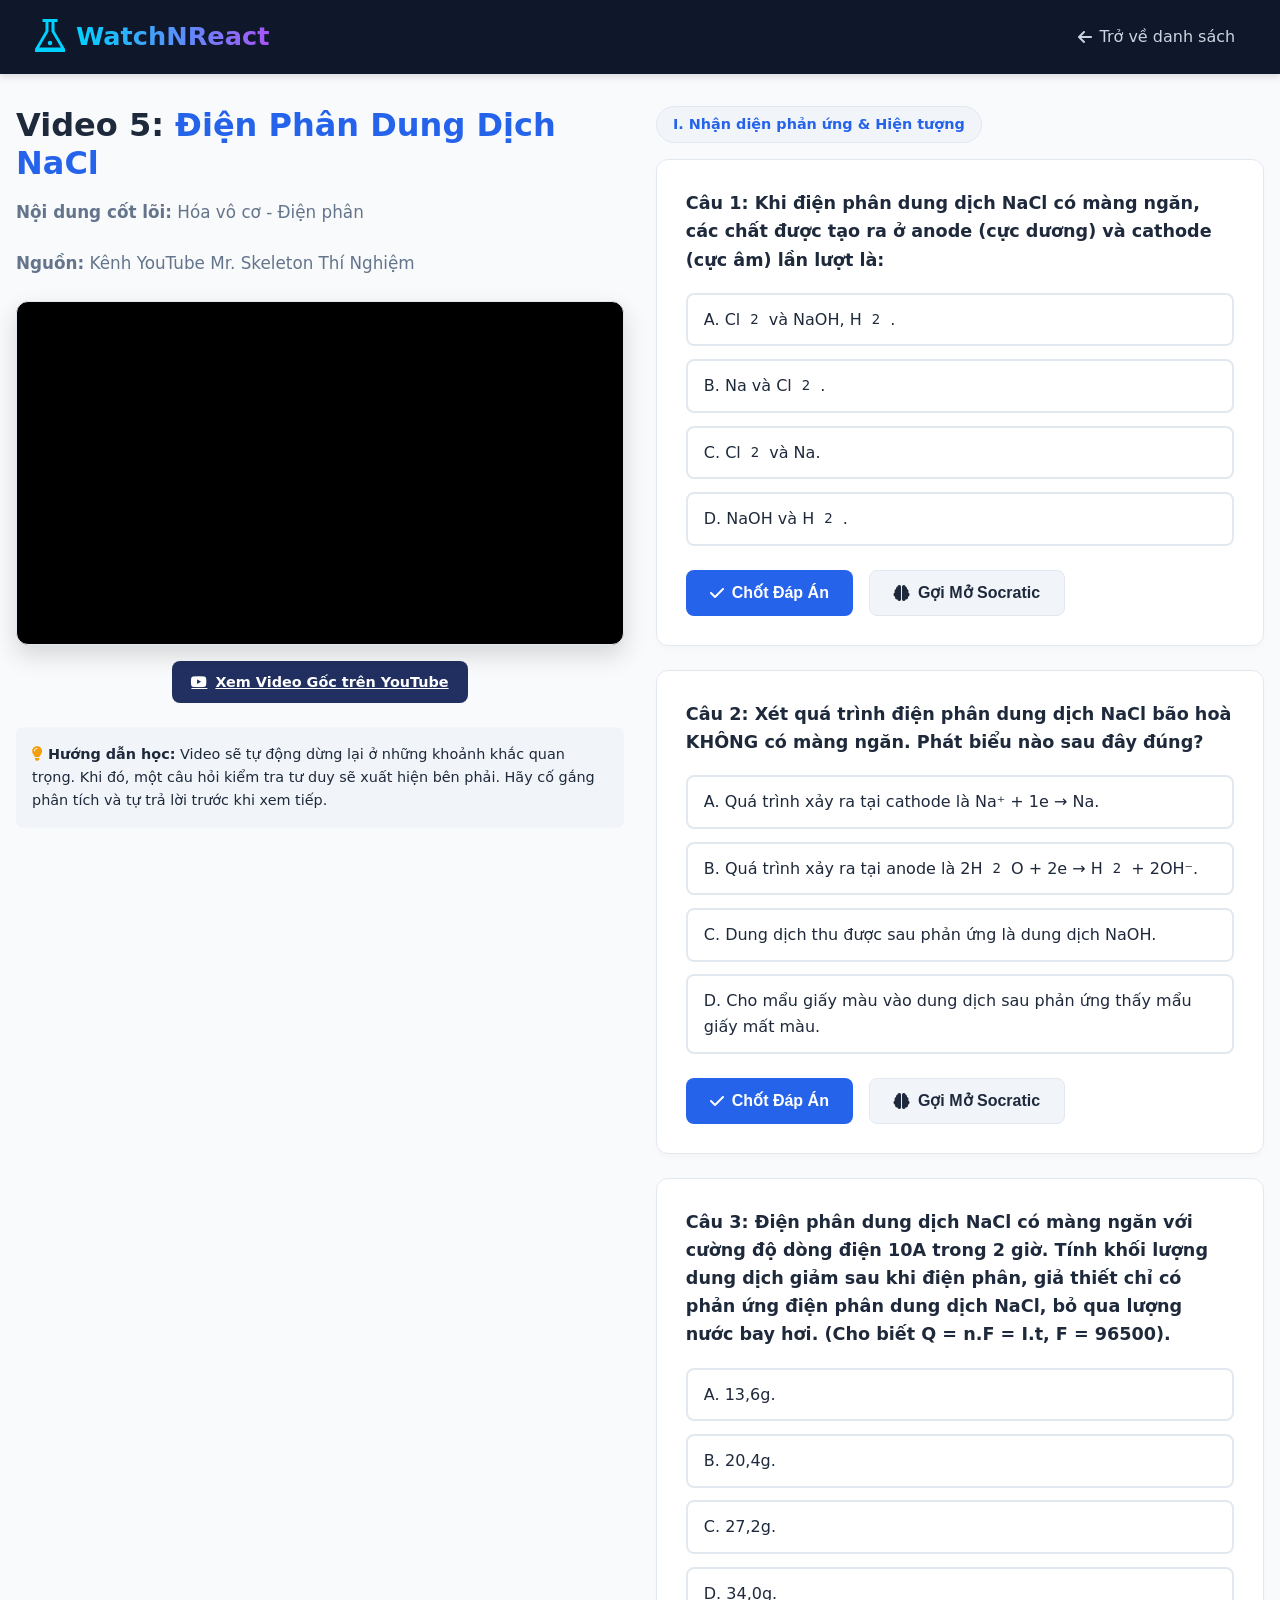
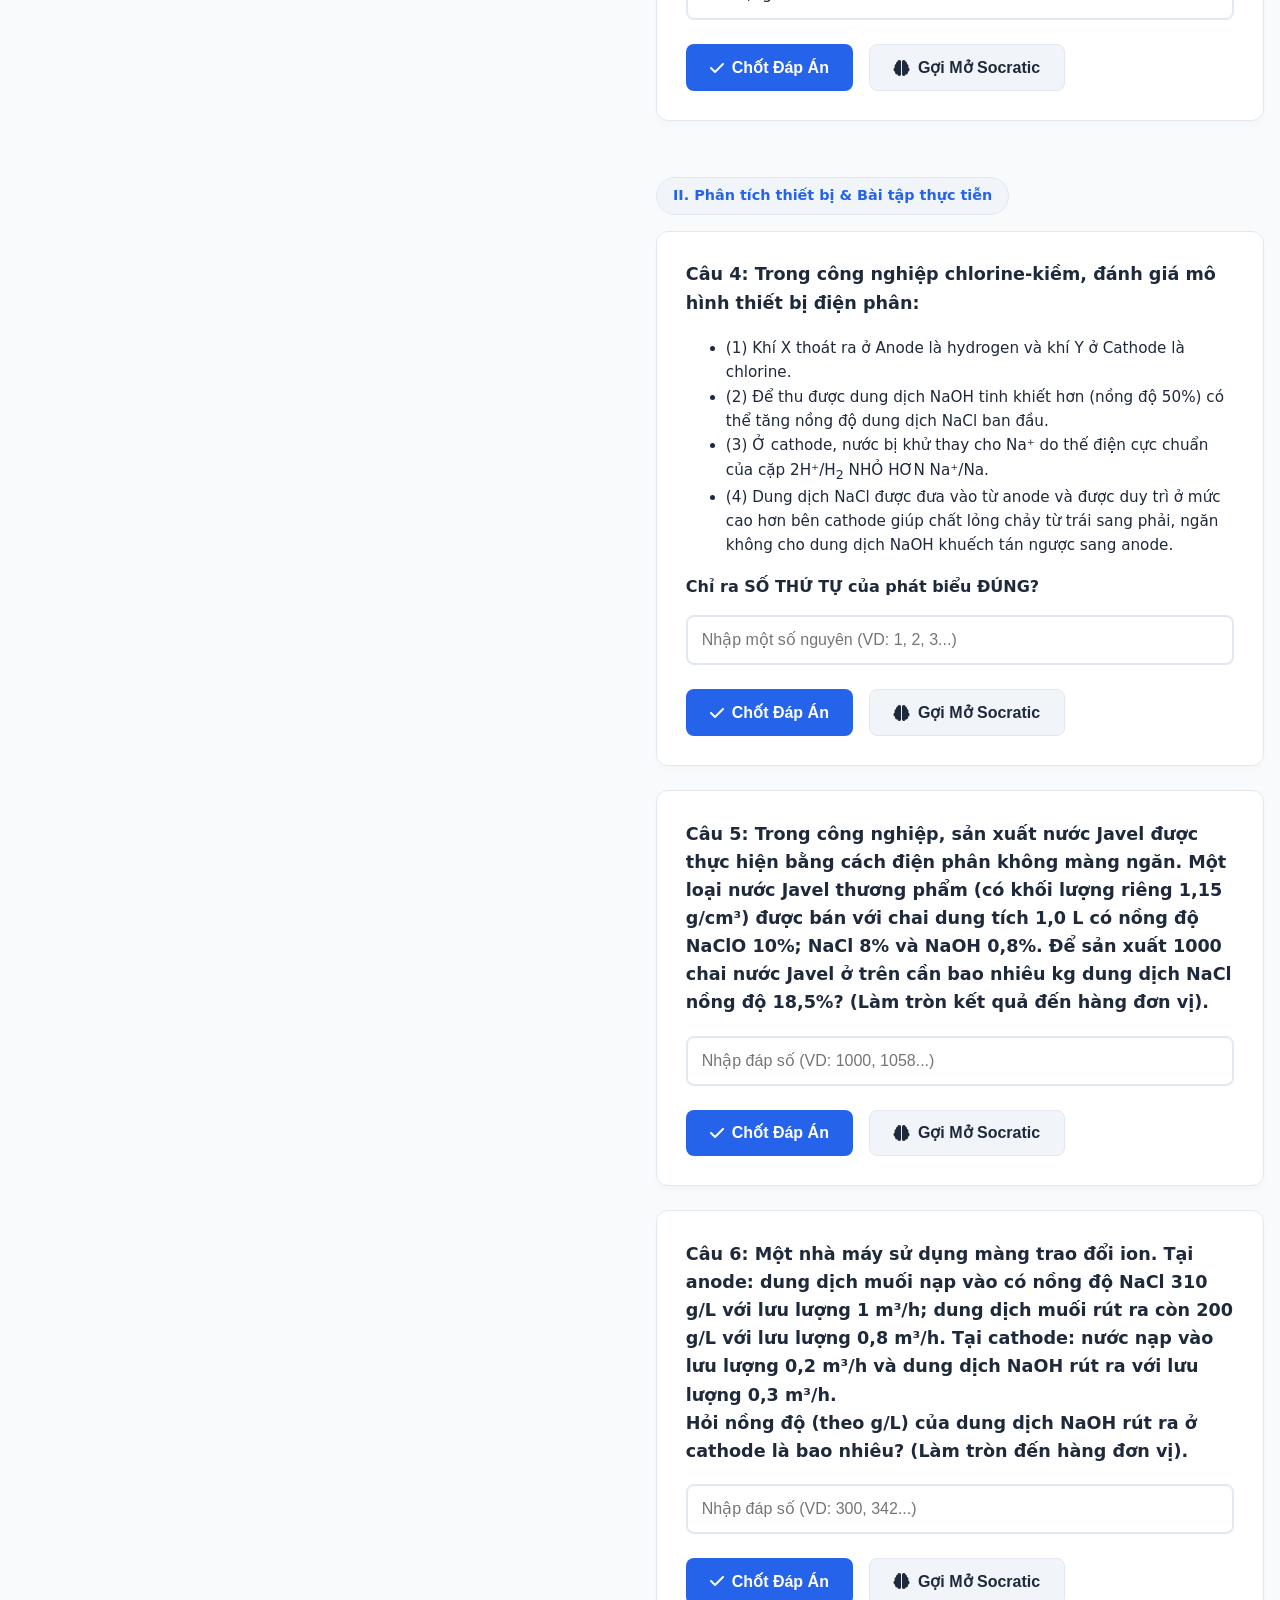
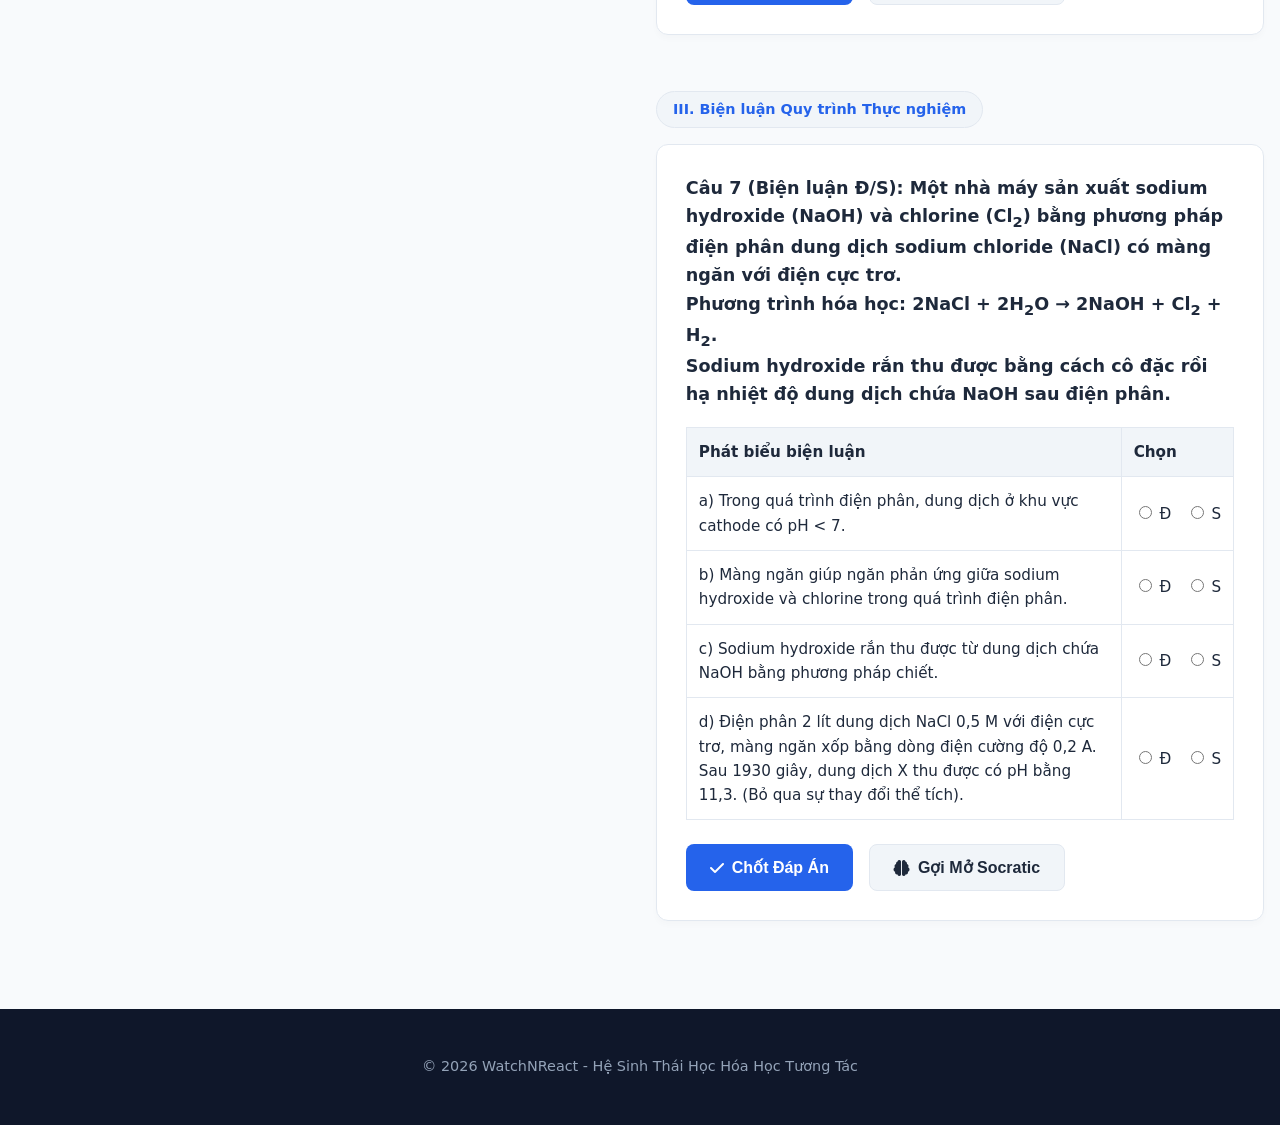
<file: electrolysis.html>
<!DOCTYPE html>
<html lang="vi">
<head>
    <meta charset="UTF-8">
    <meta name="viewport" content="width=device-width, initial-scale=1.0">
    <title>WatchNReact - Điện Phân Dung Dịch NaCl</title>
    <link rel="stylesheet" href="https://cdnjs.cloudflare.com/ajax/libs/font-awesome/6.4.0/css/all.min.css">
    <style>
        /* --- CSS ĐỒNG BỘ TOÀN HỆ THỐNG --- */
        :root {
            --primary: #2563eb; --primary-hover: #1d4ed8;
            --secondary: #7c3aed; --secondary-hover: #6d28d9;
            --accent: #00d2ff; --accent-hover: #00b8e6;
            --success: #16a34a; --danger: #dc2626;
            --warning: #f59e0b;
            --bg: #f8fafc; --card-bg: #ffffff;
            --text: #1e293b; --text-muted: #64748b;
            --border: #e2e8f0; --surface: #f1f5f9;
            --dark-bg: #0f172a;
        }

        body { 
            font-family: 'Segoe UI', system-ui, sans-serif; 
            font-size: 16px; 
            background-color: var(--bg); 
            color: var(--text); 
            line-height: 1.6; 
            margin: 0; 
            padding: 0; 
            display: flex; 
            flex-direction: column; 
            min-height: 100vh;
            scroll-behavior: smooth;
        }

        /* Navigation */
        nav { 
            background: var(--dark-bg); 
            padding: 1rem 2rem; 
            display: flex; 
            justify-content: space-between; 
            align-items: center; 
            flex-wrap: wrap; 
            gap: 1rem;
            position: sticky;
            top: 0;
            z-index: 100;
            box-shadow: 0 4px 6px rgba(0, 0, 0, 0.1);
        }

        .logo { color: white; text-decoration: none; font-size: 1.6rem; font-weight: bold; display: flex; align-items: center; gap: 0.5rem; }
        .logo svg { width: 36px; height: 36px; fill: var(--accent); }
        .logo-text { background: linear-gradient(to right, var(--accent), #a855f7); -webkit-background-clip: text; background-clip: text; color: transparent; font-weight: 800; }
        .nav-links { display: flex; gap: 1.5rem; flex-wrap: wrap; }
        .nav-links a { color: #cbd5e1; text-decoration: none; font-size: 1rem; transition: 0.2s; padding: 0.5rem 0.8rem; border-radius: 6px; display: flex; align-items: center; gap: 0.5rem; }
        .nav-links a:hover, .nav-links a.active { color: var(--accent); font-weight: 600; background-color: rgba(0, 210, 255, 0.1); }

        /* Main Container Layout */
        .layout-container {
            max-width: 1300px;
            margin: 0 auto;
            padding: 2rem 1rem;
            display: grid;
            grid-template-columns: 1fr 1fr;
            gap: 2rem;
            flex: 1;
        }

        @media (max-width: 992px) {
            .layout-container { grid-template-columns: 1fr; }
        }

        /* Left Column: Video & Header */
        .video-section { position: sticky; top: 90px; height: fit-content; }
        .page-title { color: var(--text); font-size: 2rem; margin: 0 0 0.5rem 0; line-height: 1.2; }
        .page-title span { color: var(--primary); }
        .page-subtitle { color: var(--text-muted); margin-bottom: 1.5rem; font-size: 1.05rem; }
        
        .video-wrapper {
            background: #000;
            border-radius: 12px;
            overflow: hidden;
            box-shadow: 0 10px 25px rgba(0,0,0,0.15);
            border: 1px solid var(--border);
            position: relative;
        }
        
        video { width: 100%; display: block; }

        .video-overlay-msg {
            position: absolute; top: 0; left: 0; right: 0; bottom: 0;
            background: rgba(15, 23, 42, 0.8); color: white;
            display: flex; flex-direction: column; align-items: center; justify-content: center;
            opacity: 0; pointer-events: none; transition: 0.3s; z-index: 10;
        }
        .video-overlay-msg.active { opacity: 1; pointer-events: auto; }
        .video-overlay-msg h3 { margin: 0 0 1rem 0; color: var(--accent); font-size: 1.5rem; }

        /* Right Column: Interactive Questions */
        .questions-section { padding-bottom: 2rem; }
        
        .section-tag {
            display: inline-block; background: var(--surface); color: var(--primary);
            padding: 0.4rem 1rem; border-radius: 50px; font-weight: bold; font-size: 0.9rem;
            margin: 2rem 0 1rem 0; border: 1px solid var(--border);
        }
        .section-tag:first-child { margin-top: 0; }

        .card { 
            background: var(--card-bg); border: 1px solid var(--border); 
            border-radius: 12px; padding: 1.8rem; margin-bottom: 1.5rem; 
            box-shadow: 0 4px 6px rgba(0,0,0,0.02); transition: all 0.3s ease;
            position: relative; overflow: hidden;
        }

        .card.active-question {
            border-color: var(--accent);
            box-shadow: 0 0 0 4px rgba(0, 210, 255, 0.15);
            transform: translateX(-5px);
        }

        .card.active-question::before {
            content: ''; position: absolute; left: 0; top: 0; bottom: 0;
            width: 5px; background: var(--accent);
        }

        .question-text { font-weight: 600; font-size: 1.1rem; margin-bottom: 1.2rem; display: block; color: var(--text); }
        
        /* Multiple Choice Options */
        .options { display: flex; flex-direction: column; gap: 0.8rem; margin-bottom: 1.5rem;}
        .option { 
            padding: 12px 16px; border: 2px solid var(--border); border-radius: 8px; 
            cursor: pointer; transition: 0.2s; font-size: 1rem; background: var(--card-bg); 
            display: flex; align-items: center; gap: 10px;
        }
        .option:hover { border-color: #cbd5e1; background: var(--surface); }
        .option.selected { border-color: var(--primary); background: #eff6ff; font-weight: 500; }
        .option.selected::before { content: '\f058'; font-family: 'Font Awesome 6 Free'; font-weight: 900; color: var(--primary); }

        /* Inputs */
        input[type="text"] { 
            width: 100%; padding: 14px; border: 2px solid var(--border); border-radius: 8px; 
            font-size: 1rem; outline: none; transition: 0.2s; margin-bottom: 1.5rem; box-sizing: border-box;
        }
        input[type="text"]:focus { border-color: var(--primary); }

        /* True/False Tables */
        table { width: 100%; border-collapse: collapse; margin-bottom: 1.5rem; font-size: 0.95rem; }
        th, td { border: 1px solid var(--border); padding: 12px; text-align: left; }
        th { background: var(--surface); font-weight: 600; color: var(--text); }
        td:nth-child(2) { white-space: nowrap; text-align: center;}

        /* Buttons & Feedback */
        .btn-group { display: flex; gap: 1rem; flex-wrap: wrap; }
        .btn { 
            display: inline-flex; align-items: center; justify-content: center; gap: 0.5rem;
            background: var(--primary); color: white; border: none; padding: 0.8rem 1.5rem; 
            border-radius: 8px; font-weight: 600; cursor: pointer; font-size: 1rem; transition: 0.2s; 
        }
        .btn:hover { background: var(--primary-hover); transform: translateY(-2px); }
        .btn-hint { background: var(--surface); color: var(--text); border: 1px solid var(--border); }
        .btn-hint:hover { background: #e2e8f0; color: var(--warning); transform: translateY(-2px); }

        .socratic-hint {
            display: none; background: #fffbeb; border-left: 4px solid var(--warning);
            padding: 1rem; margin-top: 1rem; border-radius: 0 8px 8px 0; font-size: 0.95rem; color: #92400e; margin-bottom: 1.5rem;
        }

        .feedback { 
            display: none; margin-top: 1.5rem; padding: 1.2rem; 
            border-radius: 8px; font-size: 0.95rem; line-height: 1.6; 
        }
        .feedback.correct { background: #f0fdf4; color: #166534; border: 1px solid #bbf7d0; }
        .feedback.wrong { background: #fef2f2; color: #991b1b; border: 1px solid #fecaca; }

        /* Footer */
        footer { background: var(--dark-bg); color: #94a3b8; padding: 2rem 1rem; text-align: center; font-size: 0.9rem; margin-top: auto; }
    </style>
</head>
<body>
    <nav>
        <a href="index.html" class="logo">
            <svg viewBox="0 0 24 24"><path d="M9 2L9 8L2 20L2 22L22 22L22 20L15 8L15 2L17 2L17 0L7 0L7 2L9 2ZM11 2L13 2L13 8.3L19.2 19L4.8 19L11 8.3L11 2Z"></path><circle cx="12" cy="16" r="1.5"></circle></svg>
            <span class="logo-text">WatchNReact</span>
        </a>
        <div class="nav-links">
            <a href="experiment.html"><i class="fas fa-arrow-left"></i> Trở về danh sách</a>
        </div>
    </nav>

    <div class="layout-container">
        <div class="video-section">
            <h1 class="page-title">Video 5: <span>Điện Phân Dung Dịch NaCl</span></h1>
            <p class="page-subtitle"><b>Nội dung cốt lõi:</b> Hóa vô cơ - Điện phân</p>
            <p class="page-subtitle"><b>Nguồn:</b> Kênh YouTube Mr. Skeleton Thí Nghiệm</p>
            
            <div class="video-wrapper" style="position: relative; padding-bottom: 56.25%; height: 0; overflow: hidden; border-radius: 12px;">
    <iframe id="mainVideo" 
            style="position: absolute; top: 0; left: 0; width: 100%; height: 100%; border: none;" 
            src="https://www.youtube.com/embed/1hW1hJghqq0?enablejsapi=1&rel=0" 
            title="YouTube video player" 
            allow="accelerometer; autoplay; clipboard-write; encrypted-media; gyroscope; picture-in-picture; web-share" 
            allowfullscreen>
    </iframe>
    
    <div class="video-overlay-msg" id="videoOverlay">
        <h3><i class="fas fa-pause-circle"></i> Video Tạm Dừng</h3>
        <p>Hãy trả lời câu hỏi đang sáng lên bên phải để tiếp tục tư duy nhé!</p>
        <button class="btn" style="margin-top: 1rem;" onclick="resumeVideo()"><i class="fas fa-play"></i> Bỏ qua & Xem tiếp</button>
    </div>
</div>

<div style="margin-top: 1rem; text-align: center;">
    <a href="https://youtu.be/1hW1hJghqq0" target="_blank" class="btn" style="background: #213061; padding: 0.6rem 1.2rem; font-size: 0.9rem;">
        <i class="fab fa-youtube"></i> Xem Video Gốc trên YouTube
    </a>
</div>
            
            <div style="margin-top: 1.5rem; padding: 1rem; background: var(--surface); border-radius: 8px; font-size: 0.9rem;">
                <strong><i class="fas fa-lightbulb" style="color: var(--warning);"></i> Hướng dẫn học:</strong> 
                Video sẽ tự động dừng lại ở những khoảnh khắc quan trọng. Khi đó, một câu hỏi kiểm tra tư duy sẽ xuất hiện bên phải. Hãy cố gắng phân tích và tự trả lời trước khi xem tiếp.
            </div>
        </div>

        <div class="questions-section">
            <div class="section-tag">I. Nhận diện phản ứng & Hiện tượng</div>
            
            <div class="card" id="q-mcq1" data-time="15">
                <span class="question-text">Câu 1: Khi điện phân dung dịch NaCl có màng ngăn, các chất được tạo ra ở anode (cực dương) và cathode (cực âm) lần lượt là:</span>
                <div class="options">
                    <div class="option" data-value="A" onclick="selectOpt(this)">A. Cl<sub>2</sub> và NaOH, H<sub>2</sub>.</div>
                    <div class="option" data-value="B" onclick="selectOpt(this)">B. Na và Cl<sub>2</sub>.</div>
                    <div class="option" data-value="C" onclick="selectOpt(this)">C. Cl<sub>2</sub> và Na.</div>
                    <div class="option" data-value="D" onclick="selectOpt(this)">D. NaOH và H<sub>2</sub>.</div>
                </div>
                <div class="socratic-hint" id="hint-mcq1"><strong>💡 Câu hỏi gợi mở:</strong> Hãy nhớ quy tắc "Anode (+) hút ion (-), Cathode (-) hút ion (+)". Tại Anode, ion Cl⁻ dễ bị oxi hóa thành khí Cl<sub>2</sub>. Tại Cathode, giữa ion Na⁺ và H<sub>2</sub>O, chất nào dễ bị khử hơn để giải phóng khí H<sub>2</sub> và để lại ion OH⁻?</div>
                <div class="btn-group">
                    <button class="btn" onclick="checkMCQ('q-mcq1', 'A', 'Tại anode (+) xảy ra sự oxi hóa ion Cl⁻ tạo khí Cl<sub>2</sub>. Tại cathode (-) xảy ra sự khử H<sub>2</sub>O tạo ra khí H<sub>2</sub> và ion OH⁻. Ion Na⁺ không bị điện phân mà kết hợp với OH⁻ tạo thành dung dịch NaOH.')"><i class="fas fa-check"></i> Chốt Đáp Án</button>
                    <button class="btn btn-hint" onclick="toggleHint('hint-mcq1')"><i class="fas fa-brain"></i> Gợi Mở Socratic</button>
                </div>
                <div class="feedback"></div>
            </div>

            <div class="card" id="q-mcq2" data-time="50">
                <span class="question-text">Câu 2: Xét quá trình điện phân dung dịch NaCl bão hoà <b>KHÔNG</b> có màng ngăn. Phát biểu nào sau đây đúng?</span>
                <div class="options">
                    <div class="option" data-value="A" onclick="selectOpt(this)">A. Quá trình xảy ra tại cathode là Na⁺ + 1e &#8594; Na.</div>
                    <div class="option" data-value="B" onclick="selectOpt(this)">B. Quá trình xảy ra tại anode là 2H<sub>2</sub>O + 2e &#8594; H<sub>2</sub> + 2OH⁻.</div>
                    <div class="option" data-value="C" onclick="selectOpt(this)">C. Dung dịch thu được sau phản ứng là dung dịch NaOH.</div>
                    <div class="option" data-value="D" onclick="selectOpt(this)">D. Cho mẩu giấy màu vào dung dịch sau phản ứng thấy mẩu giấy mất màu.</div>
                </div>
                <div class="socratic-hint" id="hint-mcq2"><strong>💡 Câu hỏi gợi mở:</strong> Nếu không có màng ngăn xốp, ngay khi sinh ra, khí Cl<sub>2</sub> ở anode sẽ tự do khuếch tán và tác dụng lập tức với dung dịch NaOH vừa sinh ra ở cathode. Sản phẩm của phản ứng này (NaCl + NaClO) được gọi là nước Javel. Nó có tính chất đặc trưng gì dùng trong tẩy rửa?</div>
                <div class="btn-group">
                    <button class="btn" onclick="checkMCQ('q-mcq2', 'D', 'Khi không có màng ngăn, Cl<sub>2</sub> sinh ra tác dụng với NaOH tạo thành dung dịch nước Javel (chứa NaClO). NaClO có tính oxi hóa rất mạnh, làm mất màu các chất màu hữu cơ (tẩy trắng).')"><i class="fas fa-check"></i> Chốt Đáp Án</button>
                    <button class="btn btn-hint" onclick="toggleHint('hint-mcq2')"><i class="fas fa-brain"></i> Gợi Mở Socratic</button>
                </div>
                <div class="feedback"></div>
            </div>

            <div class="card" id="q-mcq3" data-time="90">
                <span class="question-text">Câu 3: Điện phân dung dịch NaCl có màng ngăn với cường độ dòng điện 10A trong 2 giờ. Tính khối lượng dung dịch giảm sau khi điện phân, giả thiết chỉ có phản ứng điện phân dung dịch NaCl, bỏ qua lượng nước bay hơi. (Cho biết Q = n.F = I.t, F = 96500).</span>
                <div class="options">
                    <div class="option" data-value="A" onclick="selectOpt(this)">A. 13,6g.</div>
                    <div class="option" data-value="B" onclick="selectOpt(this)">B. 20,4g.</div>
                    <div class="option" data-value="C" onclick="selectOpt(this)">C. 27,2g.</div>
                    <div class="option" data-value="D" onclick="selectOpt(this)">D. 34,0g.</div>
                </div>
                <div class="socratic-hint" id="hint-mcq3"><strong>💡 Câu hỏi gợi mở:</strong><br>1. Đổi t = 2 giờ = 7200 giây. Tính số mol electron trao đổi: n<sub>e</sub> = I.t / 96500 = 10 * 7200 / 96500.<br>2. Ở cực (+): 2Cl⁻ &#8594; Cl<sub>2</sub>&#8593; + 2e. Ở cực (-): 2H<sub>2</sub>O + 2e &#8594; H<sub>2</sub>&#8593; + 2OH⁻.<br>3. Khối lượng dung dịch giảm chính là tổng khối lượng của 2 khí thoát ra (Cl<sub>2</sub> và H<sub>2</sub>).</div>
                <div class="btn-group">
                    <button class="btn" onclick="checkMCQ('q-mcq3', 'C', 'n<sub>e</sub> = (10 × 7200) / 96500 = 0,746 mol. Phản ứng: 2NaCl + 2H<sub>2</sub>O &#8594; 2NaOH + H<sub>2</sub> + Cl<sub>2</sub>. Số mol Cl<sub>2</sub> = n<sub>e</sub>/2 = 0,373 mol. Số mol H<sub>2</sub> = n<sub>e</sub>/2 = 0,373 mol. Độ giảm khối lượng = m(Cl<sub>2</sub>) + m(H<sub>2</sub>) = 0,373 × 71 + 0,373 × 2 = 27,2 gam.')"><i class="fas fa-check"></i> Chốt Đáp Án</button>
                    <button class="btn btn-hint" onclick="toggleHint('hint-mcq3')"><i class="fas fa-brain"></i> Gợi Mở Socratic</button>
                </div>
                <div class="feedback"></div>
            </div>

            <div class="section-tag">II. Phân tích thiết bị & Bài tập thực tiễn</div>

            <div class="card" id="q-sa1" data-time="130">
                <span class="question-text">Câu 4: Trong công nghiệp chlorine-kiềm, đánh giá mô hình thiết bị điện phân:</span>
                <ul style="font-size: 0.95rem; color: var(--text); margin-bottom: 1rem;">
                    <li>(1) Khí X thoát ra ở Anode là hydrogen và khí Y ở Cathode là chlorine.</li>
                    <li>(2) Để thu được dung dịch NaOH tinh khiết hơn (nồng độ 50%) có thể tăng nồng độ dung dịch NaCl ban đầu.</li>
                    <li>(3) Ở cathode, nước bị khử thay cho Na⁺ do thế điện cực chuẩn của cặp 2H⁺/H<sub>2</sub> NHỎ HƠN Na⁺/Na.</li>
                    <li>(4) Dung dịch NaCl được đưa vào từ anode và được duy trì ở mức cao hơn bên cathode giúp chất lỏng chảy từ trái sang phải, ngăn không cho dung dịch NaOH khuếch tán ngược sang anode.</li>
                </ul>
                <p style="margin-top:0; font-weight: bold;">Chỉ ra SỐ THỨ TỰ của phát biểu ĐÚNG?</p>
                <input type="text" id="input-sa1" placeholder="Nhập một số nguyên (VD: 1, 2, 3...)">
                <div class="socratic-hint" id="hint-sa1"><strong>💡 Câu hỏi gợi mở:</strong><br>- (1) Anode (+) hút ion Cl⁻ tạo khí gì?<br>- (2) Công nghệ màng xốp chỉ ra được NaOH 10-12%, muốn đạt 50% phải qua giai đoạn cô đặc chứ không thể chỉ nhờ tăng nồng độ đầu vào.<br>- (3) Nước bị khử vì nó DỄ khử hơn Na⁺ (tức là thế điện cực của H⁺/H<sub>2</sub> phải LỚN HƠN Na⁺/Na).<br>- (4) Cột áp suất thủy tĩnh cao hơn đẩy nước chảy về một phía, có tác dụng cản ngược lại không?</div>
                <div class="btn-group">
                    <button class="btn" onclick="checkSA('q-sa1', 'input-sa1', '4', 'Chỉ có phát biểu (4) ĐÚNG. (1) sai vì Anode ra Cl2, Cathode ra H2. (2) sai vì màng xốp luôn để lẫn NaCl, chỉ đạt 10-12%, phải đem đi cô đặc. (3) sai vì thế điện cực của H+/H2 LỚN HƠN Na+/Na nên mới dễ bị khử hơn.')"><i class="fas fa-check"></i> Chốt Đáp Án</button>
                    <button class="btn btn-hint" onclick="toggleHint('hint-sa1')"><i class="fas fa-brain"></i> Gợi Mở Socratic</button>
                </div>
                <div class="feedback"></div>
            </div>

            <div class="card" id="q-sa2" data-time="170">
                <span class="question-text">Câu 5: Trong công nghiệp, sản xuất nước Javel được thực hiện bằng cách điện phân không màng ngăn. Một loại nước Javel thương phẩm (có khối lượng riêng 1,15 g/cm³) được bán với chai dung tích 1,0 L có nồng độ NaClO 10%; NaCl 8% và NaOH 0,8%. Để sản xuất 1000 chai nước Javel ở trên cần bao nhiêu kg dung dịch NaCl nồng độ 18,5%? (Làm tròn kết quả đến hàng đơn vị).</span>
                <input type="text" id="input-sa2" placeholder="Nhập đáp số (VD: 1000, 1058...)">
                <div class="socratic-hint" id="hint-sa2"><strong>💡 Câu hỏi gợi mở:</strong> Đây là bài toán bảo toàn nguyên tố Sodium (Na).<br>1. Tính khối lượng 1000 chai Javel: 1000 × 1000 mL × 1,15 g/mL = 1.150.000 g = 1150 kg.<br>2. Tính khối lượng NaClO, NaCl dư và NaOH trong 1150 kg đó (dùng C%).<br>3. Bảo toàn Na: Số mol Na ban đầu (trong NaCl nguyên liệu) = Số mol Na trong (NaClO + NaCl dư + NaOH). Tính m(NaCl) nguyên chất rồi chia cho nồng độ 18,5%.</div>
                <div class="btn-group">
                    <button class="btn" onclick="checkSA('q-sa2', 'input-sa2', '1058', 'm(Javel) = 1150 kg. Khối lượng các chất: m(NaClO) = 115 kg &#8594; n = 115/74.5 kmol; m(NaCl) = 92 kg &#8594; n = 92/58.5 kmol; m(NaOH) = 9.2 kg &#8594; n = 9.2/40 kmol. Bảo toàn Na: n(NaCl đầu) = 115/74.5 + 92/58.5 + 9.2/40 = 3.346 kmol. m(NaCl nguyên chất) = 3.346 × 58.5 = 195.74 kg. Khối lượng dung dịch 18,5% cần dùng = 195.74 / 0.185 = 1058 kg.')"><i class="fas fa-check"></i> Chốt Đáp Án</button>
                    <button class="btn btn-hint" onclick="toggleHint('hint-sa2')"><i class="fas fa-brain"></i> Gợi Mở Socratic</button>
                </div>
                <div class="feedback"></div>
            </div>

            <div class="card" id="q-sa3" data-time="200">
                <span class="question-text">Câu 6: Một nhà máy sử dụng màng trao đổi ion. Tại anode: dung dịch muối nạp vào có nồng độ NaCl 310 g/L với lưu lượng 1 m³/h; dung dịch muối rút ra còn 200 g/L với lưu lượng 0,8 m³/h. Tại cathode: nước nạp vào lưu lượng 0,2 m³/h và dung dịch NaOH rút ra với lưu lượng 0,3 m³/h.<br>Hỏi nồng độ (theo g/L) của dung dịch NaOH rút ra ở cathode là bao nhiêu? (Làm tròn đến hàng đơn vị).</span>
                <input type="text" id="input-sa3" placeholder="Nhập đáp số (VD: 300, 342...)">
                <div class="socratic-hint" id="hint-sa3"><strong>💡 Câu hỏi gợi mở:</strong> Xét trong thời gian 1 giờ (1h):<br>1. Tính khối lượng NaCl nạp vào: 310 g/L × 1000 L.<br>2. Tính khối lượng NaCl rút ra: 200 g/L × 800 L.<br>3. Lấy (1) trừ (2) để ra khối lượng NaCl đã tham gia điện phân. Đổi ra số mol.<br>4. Theo PT (NaCl &#8594; NaOH tỉ lệ 1:1), số mol NaOH sinh ra bằng số mol NaCl điện phân. Nhân với 40 để ra khối lượng NaOH.<br>5. Chia khối lượng NaOH đó cho thể tích rút ra (0,3 m³ = 300 L).</div>
                <div class="btn-group">
                    <button class="btn" onclick="checkSA('q-sa3', 'input-sa3', '342', 'Khối lượng NaCl tiêu hao trong 1 giờ = m(vào) - m(ra) = (310 × 1000) - (200 × 800) = 310.000 - 160.000 = 150.000 gam. Số mol NaCl phản ứng = 150.000 / 58.5 = 2564,1 mol. Số mol NaOH tạo thành = 2564,1 mol &#8594; Khối lượng NaOH = 2564,1 × 40 = 102.564 gam. Nồng độ g/L = 102.564 / 300 L = 341.88 ≈ 342 g/L.')"><i class="fas fa-check"></i> Chốt Đáp Án</button>
                    <button class="btn btn-hint" onclick="toggleHint('hint-sa3')"><i class="fas fa-brain"></i> Gợi Mở Socratic</button>
                </div>
                <div class="feedback"></div>
            </div>

            <div class="section-tag">III. Biện luận Quy trình Thực nghiệm</div>

            <div class="card" id="q-tf1" data-time="230">
                <span class="question-text">Câu 7 (Biện luận Đ/S): Một nhà máy sản xuất sodium hydroxide (NaOH) và chlorine (Cl<sub>2</sub>) bằng phương pháp điện phân dung dịch sodium chloride (NaCl) có màng ngăn với điện cực trơ.<br>Phương trình hóa học: 2NaCl + 2H<sub>2</sub>O &#8594; 2NaOH + Cl<sub>2</sub> + H<sub>2</sub>.<br>Sodium hydroxide rắn thu được bằng cách cô đặc rồi hạ nhiệt độ dung dịch chứa NaOH sau điện phân.</span>
                <table>
                    <tr><th>Phát biểu biện luận</th><th>Chọn</th></tr>
                    <tr>
                        <td>a) Trong quá trình điện phân, dung dịch ở khu vực cathode có pH < 7.</td>
                        <td><label><input type="radio" name="tfa" value="Đ"> Đ</label> &nbsp; <label><input type="radio" name="tfa" value="S"> S</label></td>
                    </tr>
                    <tr>
                        <td>b) Màng ngăn giúp ngăn phản ứng giữa sodium hydroxide và chlorine trong quá trình điện phân.</td>
                        <td><label><input type="radio" name="tfb" value="Đ"> Đ</label> &nbsp; <label><input type="radio" name="tfb" value="S"> S</label></td>
                    </tr>
                    <tr>
                        <td>c) Sodium hydroxide rắn thu được từ dung dịch chứa NaOH bằng phương pháp chiết.</td>
                        <td><label><input type="radio" name="tfc" value="Đ"> Đ</label> &nbsp; <label><input type="radio" name="tfc" value="S"> S</label></td>
                    </tr>
                    <tr>
                        <td>d) Điện phân 2 lít dung dịch NaCl 0,5 M với điện cực trơ, màng ngăn xốp bằng dòng điện cường độ 0,2 A. Sau 1930 giây, dung dịch X thu được có pH bằng 11,3. (Bỏ qua sự thay đổi thể tích).</td>
                        <td><label><input type="radio" name="tfd" value="Đ"> Đ</label> &nbsp; <label><input type="radio" name="tfd" value="S"> S</label></td>
                    </tr>
                </table>
                <div class="socratic-hint" id="hint-tf1"><strong>💡 Câu hỏi gợi mở:</strong><br>- (a): Cathode sinh ra OH⁻, vậy môi trường là acid hay kiềm?<br>- (c): Chiết dùng để tách 2 chất lỏng không tan vào nhau. Còn NaOH là chất rắn tan trong nước, để thu chất rắn ta dùng chiết hay kết tinh?<br>- (d): Tính n<sub>e</sub> = (0,2 × 1930) / 96500 = 0,004 mol. Suy ra n(OH⁻) = 0,004 mol. Nồng độ [OH⁻] = 0,004 / 2 L = 0,002 M. pOH = -log(0,002) ≈ 2,7. Vậy pH = 14 - 2,7 = 11,3.</div>
                <div class="btn-group">
                    <button class="btn" onclick="checkTF('q-tf1', ['S', 'Đ', 'S', 'Đ'], 'Phát biểu b, d ĐÚNG. Phát biểu a SAI vì cathode sinh ra ion OH⁻ nên pH phải > 7. Phát biểu c SAI vì để thu chất rắn từ dung dịch ta dùng phương pháp cô đặc, kết tinh chứ không phải chiết lỏng-lỏng.')"><i class="fas fa-check"></i> Chốt Đáp Án</button>
                    <button class="btn btn-hint" onclick="toggleHint('hint-tf1')"><i class="fas fa-brain"></i> Gợi Mở Socratic</button>
                </div>
                <div class="feedback"></div>
            </div>

        </div>
    </div>

    <footer>
        <p>&copy; 2026 WatchNReact - Hệ Sinh Thái Học Hóa Học Tương Tác</p>
    </footer>

    <script>
    // --- HỆ THỐNG GIAO DIỆN CÂU HỎI ---
    function selectOpt(elem) {
        const parent = elem.closest('.options');
        parent.querySelectorAll('.option').forEach(opt => opt.classList.remove('selected'));
        elem.classList.add('selected');
    }

    function toggleHint(hintId) {
        const hintEl = document.getElementById(hintId);
        hintEl.style.display = (hintEl.style.display === 'block') ? 'none' : 'block';
    }

    function renderFeedback(cardId, isCorrect, explanation) {
        const card = document.getElementById(cardId);
        const fb = card.querySelector('.feedback');
        fb.style.display = "block";
        fb.classList.remove('correct', 'wrong');
        
        if (isCorrect) {
            fb.classList.add('correct');
            fb.innerHTML = `<strong><i class="fas fa-check-circle"></i> Tư duy hoàn toàn chính xác!</strong><br><span style="margin-top: 8px; display: block;"><em>Phân tích:</em> ${explanation}</span>`;
        } else {
            fb.classList.add('wrong');
            fb.innerHTML = `<strong><i class="fas fa-exclamation-triangle"></i> Cần suy luận kỹ hơn một chút!</strong><br><span style="margin-top: 8px; display: block;"><em>Nhắc nhớ:</em> ${explanation}</span>`;
        }
    }

    function checkMCQ(cardId, correctAns, explanation) {
        const card = document.getElementById(cardId);
        const sel = card.querySelector('.option.selected');
        if(!sel) { alert("Vui lòng chọn một phương án trước khi chốt đáp án!"); return; }
        renderFeedback(cardId, sel.getAttribute('data-value') === correctAns, explanation);
    }

    function checkSA(cardId, inputId, correctAns, explanation) {
        const val = document.getElementById(inputId).value.trim().replace(',', '.'); 
        if(!val) { alert("Vui lòng nhập đáp án của bạn!"); return; }
        renderFeedback(cardId, val === correctAns, explanation);
    }

    function checkTF(cardId, ansArray, explanation) {
        const card = document.getElementById(cardId);
        const names = ['tfa', 'tfb', 'tfc', 'tfd'];
        let score = 0, empty = false;
        
        names.forEach((n, i) => {
            const rad = card.querySelector(`input[name="${n}"]:checked`);
            if(!rad) empty = true;
            else if(rad.value === ansArray[i]) score++;
        });
        
        if(empty) { alert("Bạn phải đánh giá đầy đủ Đ/S cho cả 4 phát biểu để rèn luyện tư duy phản biện toàn diện!"); return; }
        renderFeedback(cardId, score === 4, explanation + `<br><strong>Kết quả chẩn đoán của bạn: Đúng ${score}/4 ý.</strong>`);
    }

    // --- HỆ THỐNG YOUTUBE VIDEO TƯƠNG TÁC ---
    const overlay = document.getElementById('videoOverlay');
    
    // Định nghĩa các mốc thời gian (giây) để kích hoạt câu hỏi (Lấy từ code chưa hoàn chỉnh)
    const triggers = [
        { time: 15, id: 'q-mcq1', triggered: false },
        { time: 50, id: 'q-mcq2', triggered: false },
        { time: 90, id: 'q-mcq3', triggered: false },
        { time: 130, id: 'q-sa1', triggered: false },
        { time: 170, id: 'q-sa2', triggered: false },
        { time: 200, id: 'q-sa3', triggered: false },
        { time: 230, id: 'q-tf1', triggered: false }
    ];

    // Nhúng YouTube IFrame API
    var tag = document.createElement('script');
    tag.src = "https://www.youtube.com/iframe_api";
    var firstScriptTag = document.getElementsByTagName('script')[0];
    firstScriptTag.parentNode.insertBefore(tag, firstScriptTag);

    var player;
    var timeUpdater;

    // Hàm tự động gọi khi YouTube API sẵn sàng
    function onYouTubeIframeAPIReady() {
        player = new YT.Player('mainVideo', {
            events: {
                'onStateChange': onPlayerStateChange
            }
        });
    }

    // Theo dõi trạng thái video
    function onPlayerStateChange(event) {
        // YT.PlayerState.PLAYING là 1
        if (event.data == YT.PlayerState.PLAYING) {
            // Kiểm tra thời gian mỗi 500ms
            timeUpdater = setInterval(checkTime, 500);
        } else {
            clearInterval(timeUpdater);
        }
    }

    // Hàm kiểm tra và dừng video tại mốc
    function checkTime() {
        if (!player || typeof player.getCurrentTime !== 'function') return;
        
        const currentTime = player.getCurrentTime();
        
        for (let i = 0; i < triggers.length; i++) {
            if (!triggers[i].triggered && currentTime >= triggers[i].time && currentTime < triggers[i].time + 2) {
                triggers[i].triggered = true;
                player.pauseVideo(); // Dừng video YouTube
                overlay.classList.add('active');
                
                // Highlight và Scroll tới câu hỏi
                const questionCard = document.getElementById(triggers[i].id);
                if(questionCard) {
                    document.querySelectorAll('.card').forEach(c => c.classList.remove('active-question'));
                    questionCard.classList.add('active-question');
                    questionCard.scrollIntoView({ behavior: 'smooth', block: 'center' });
                }
                break; 
            }
        }
    }

    // Bỏ qua & tiếp tục xem
    function resumeVideo() {
        overlay.classList.remove('active');
        document.querySelectorAll('.card').forEach(c => c.classList.remove('active-question'));
        if (player && typeof player.playVideo === 'function') {
            player.playVideo(); // Phát tiếp video YouTube
        }
    }
</script>
</body>
</html>
</file>
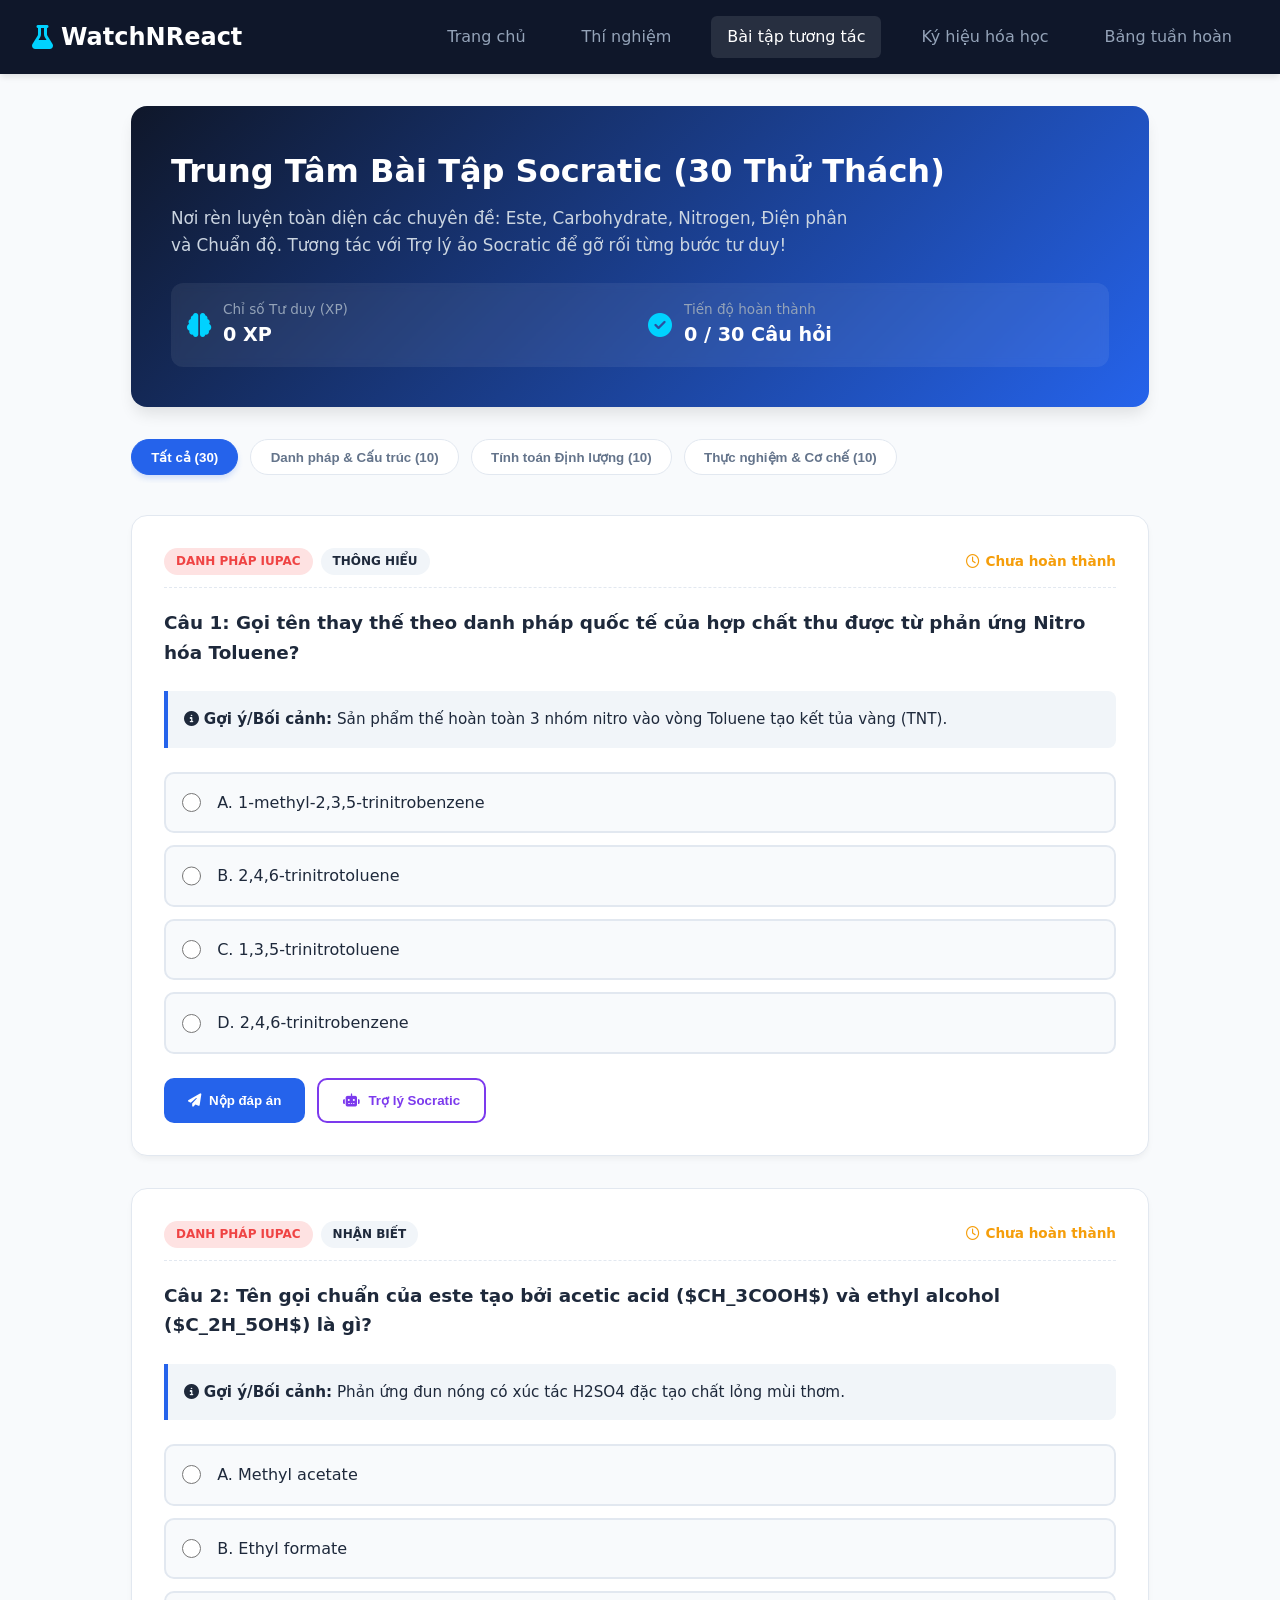
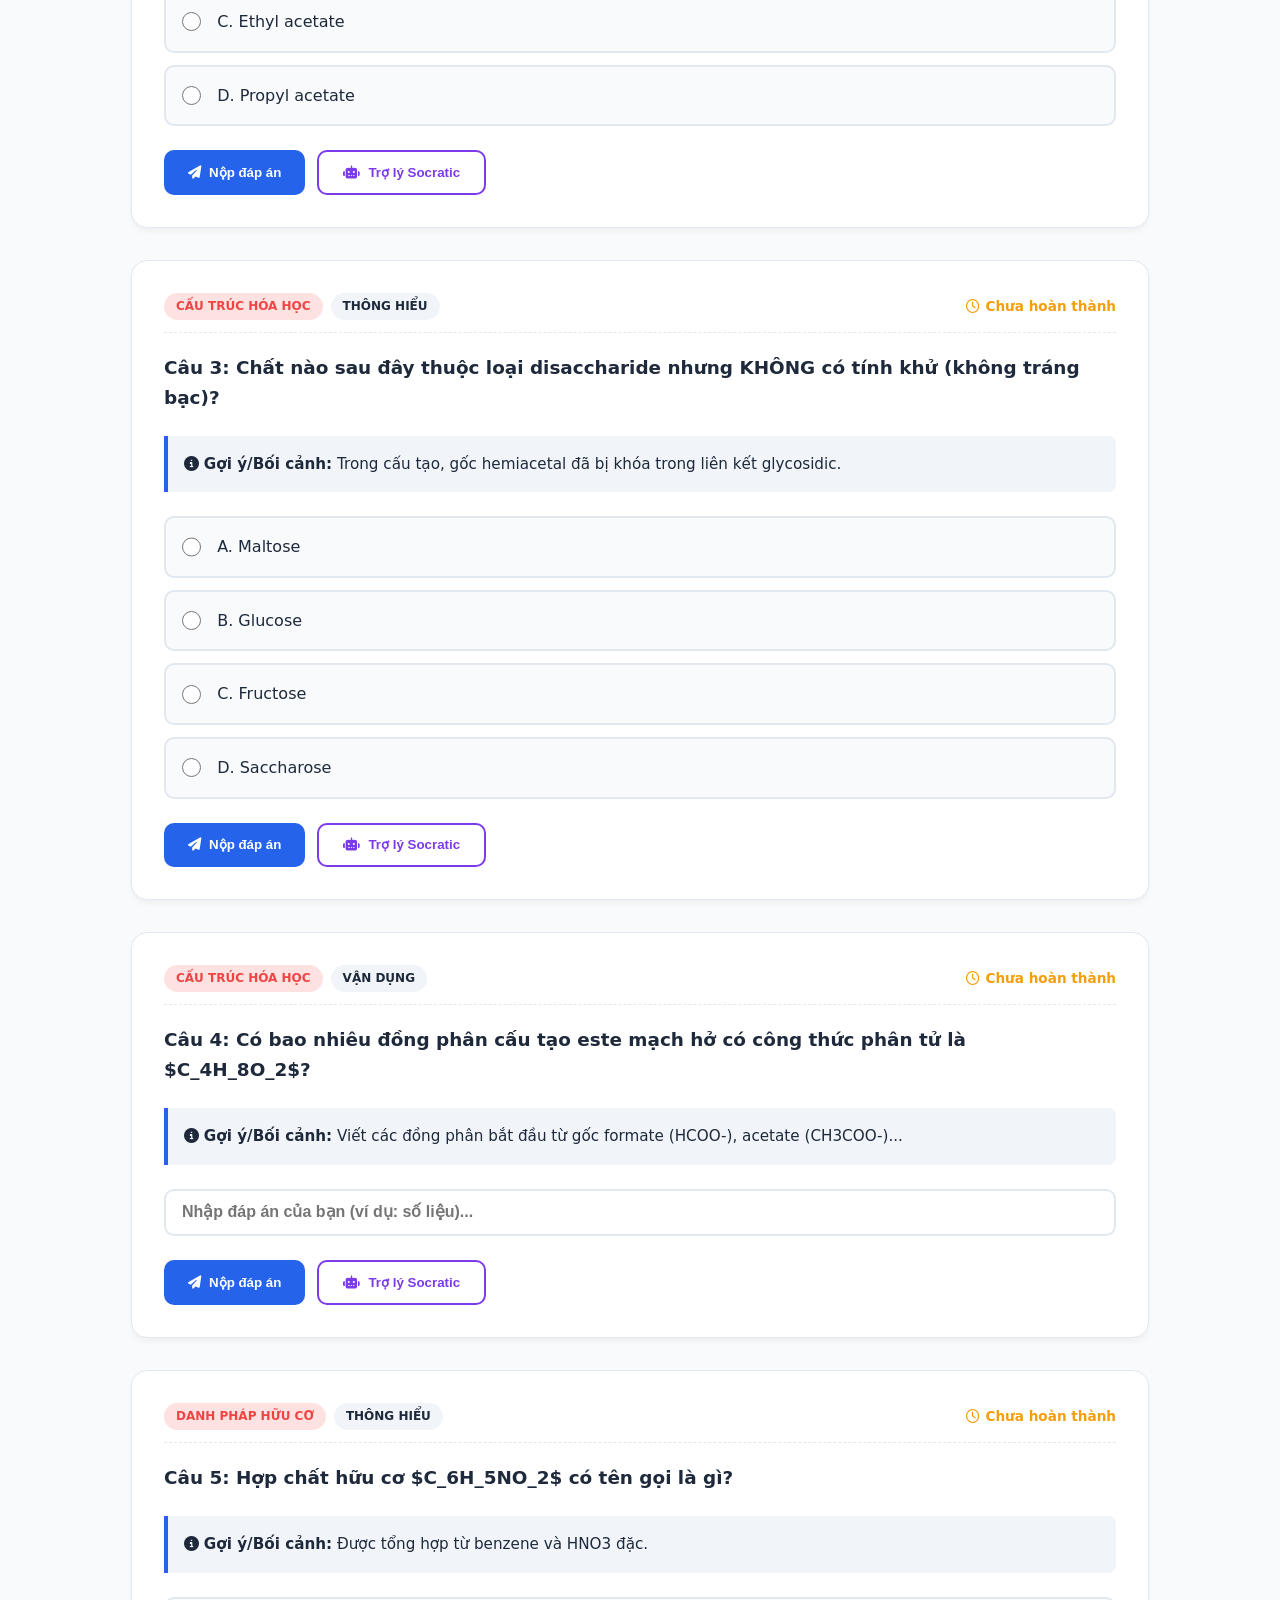
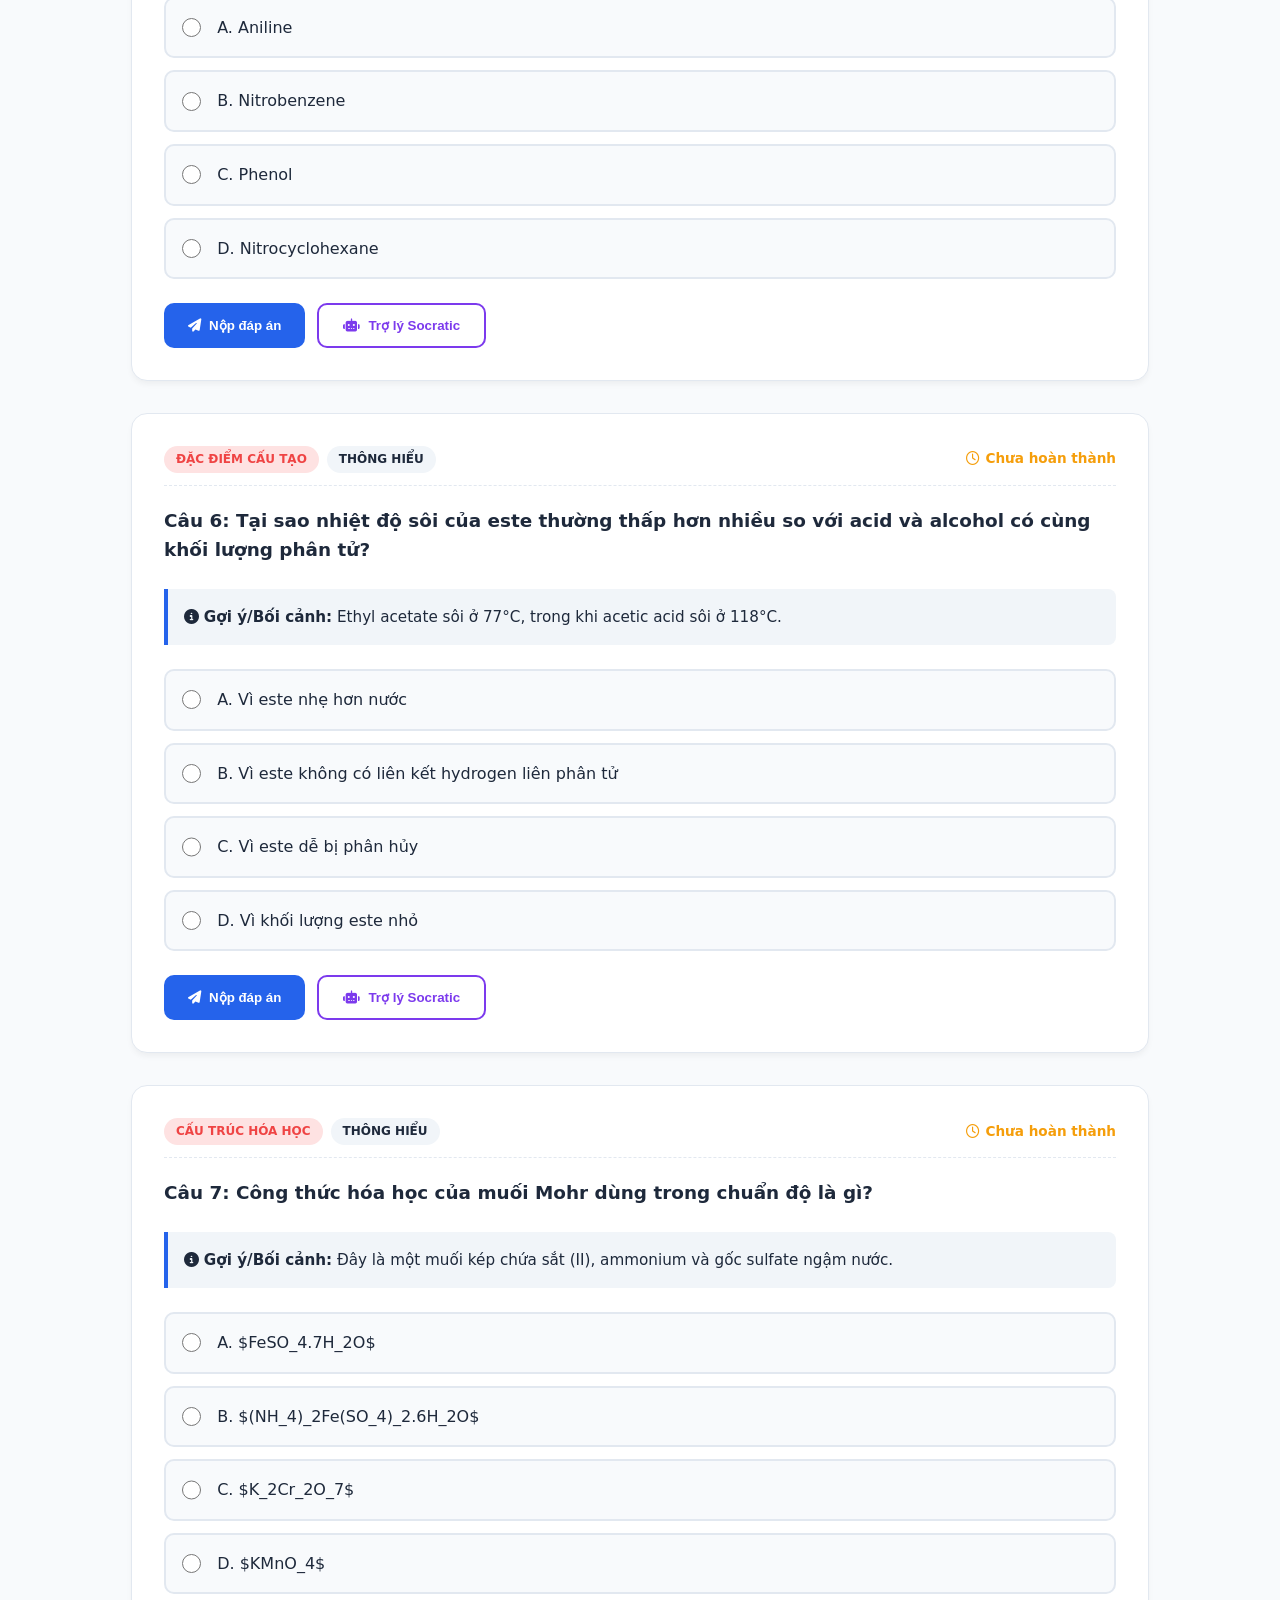
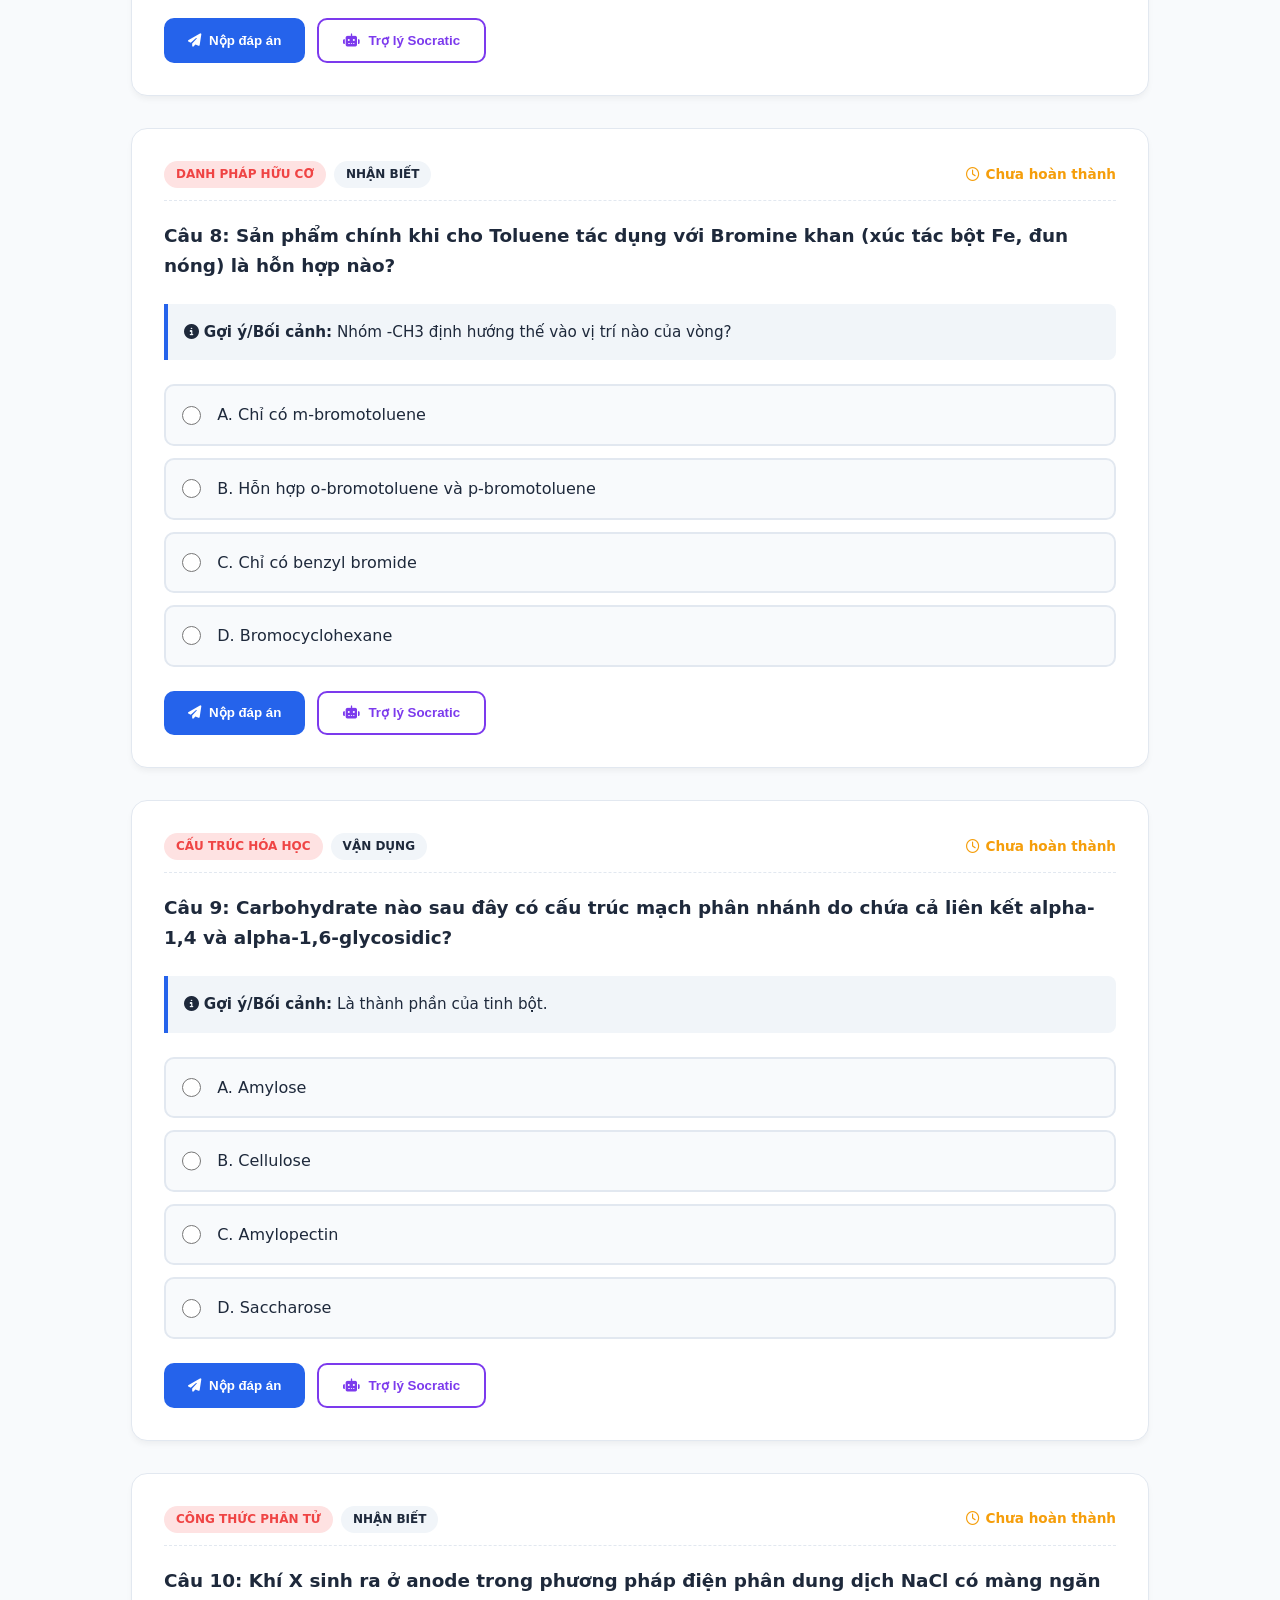
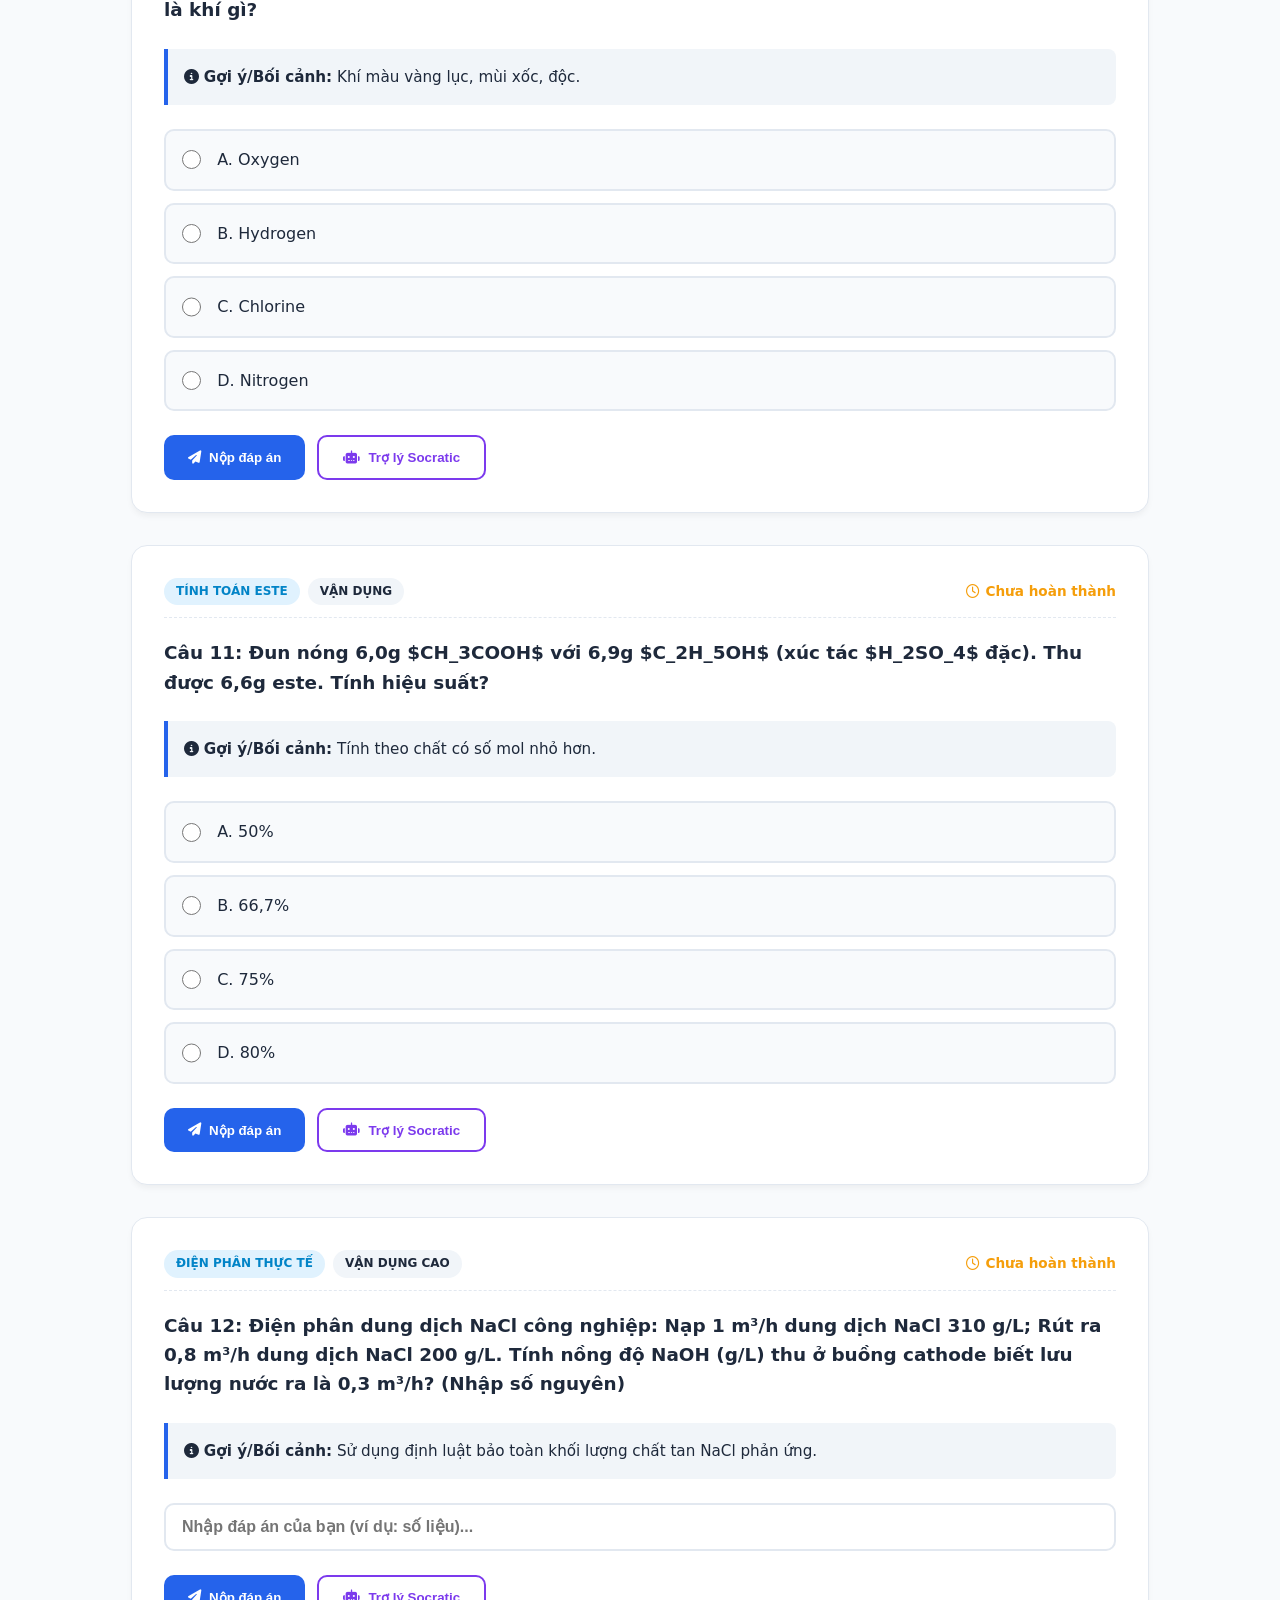
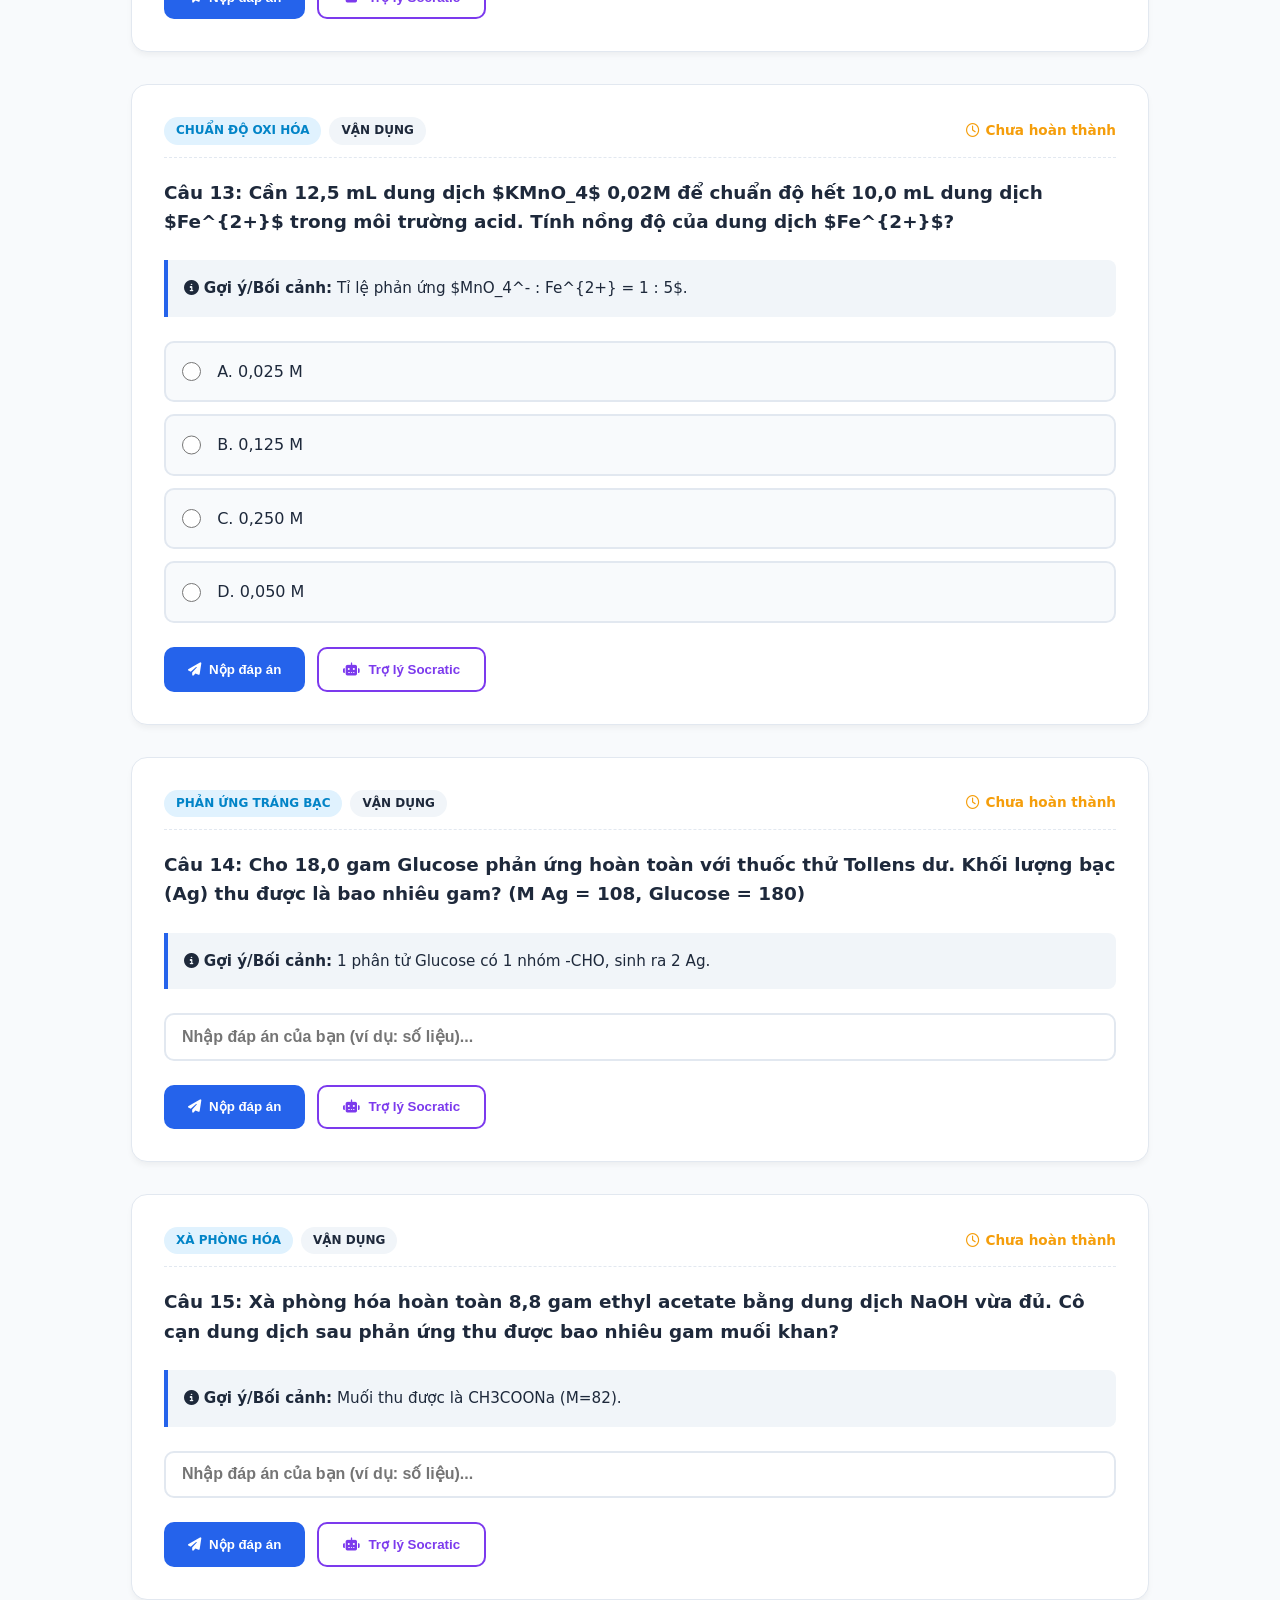
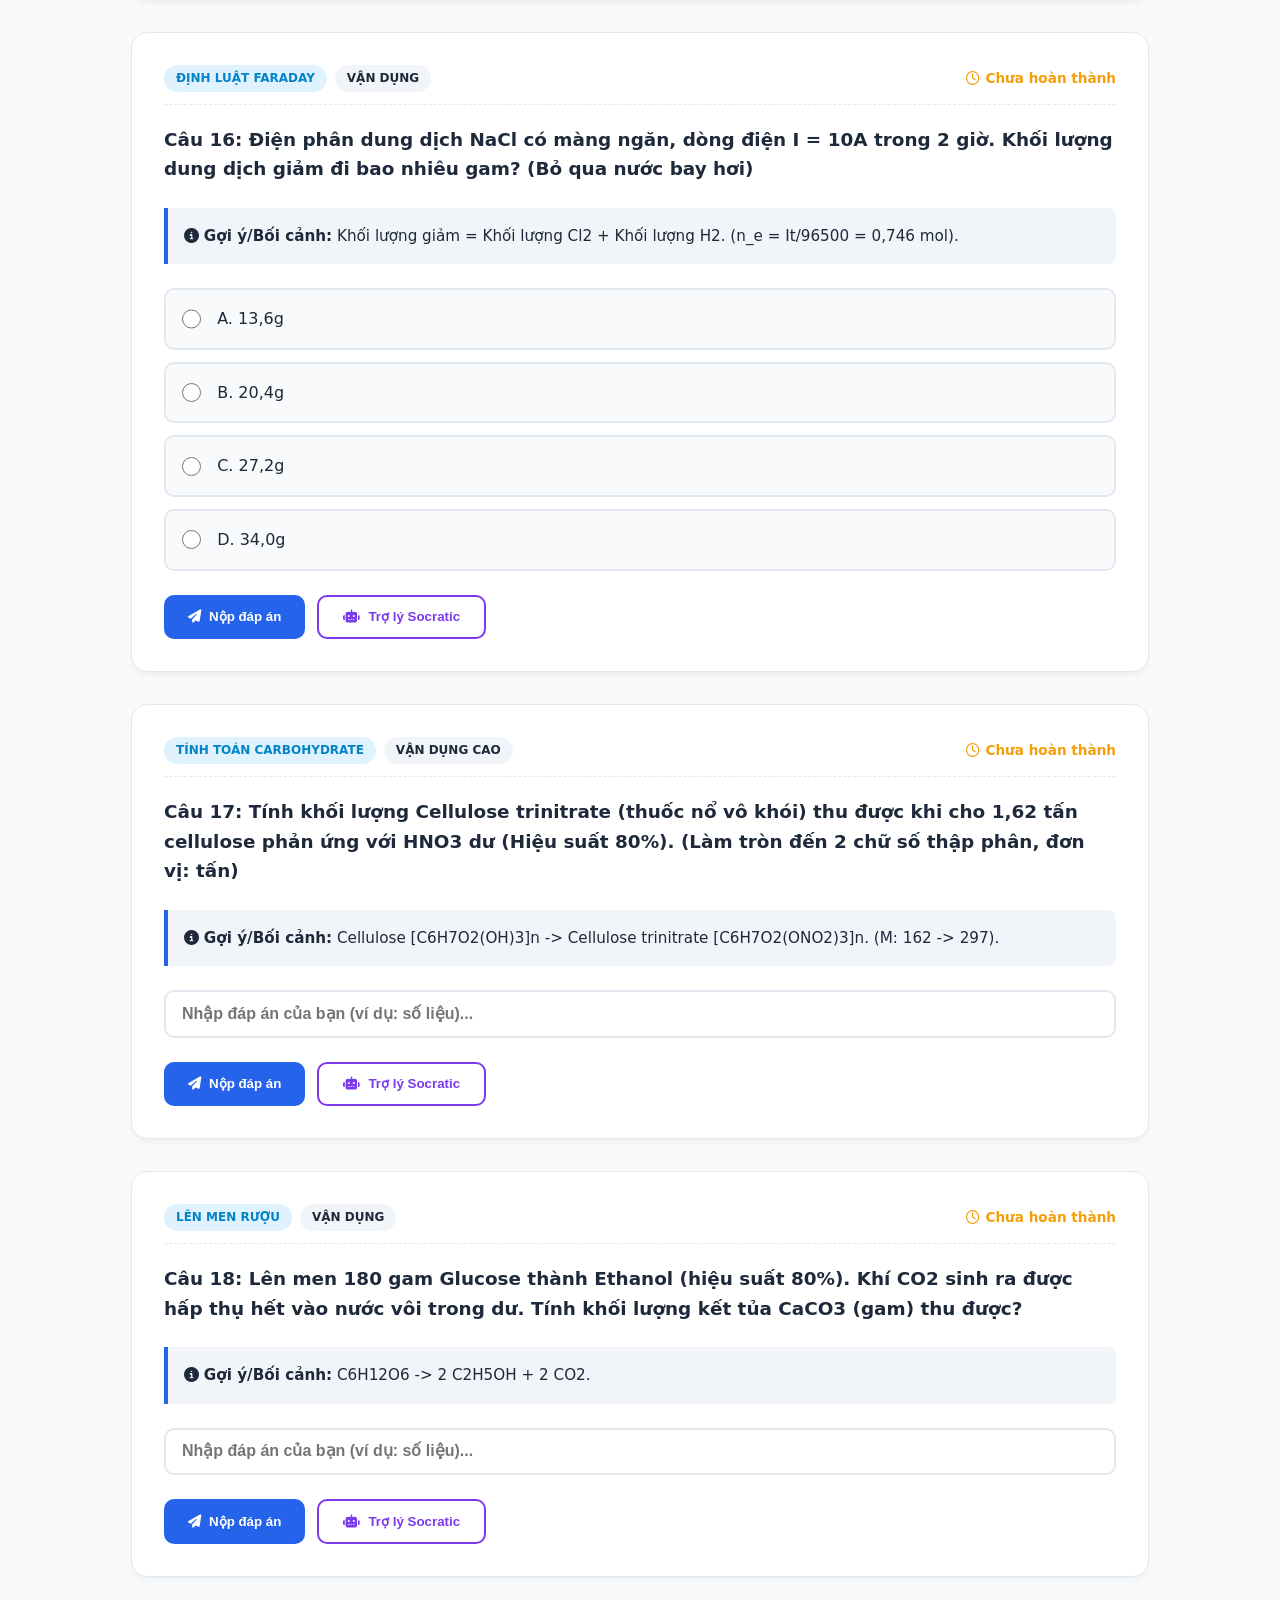
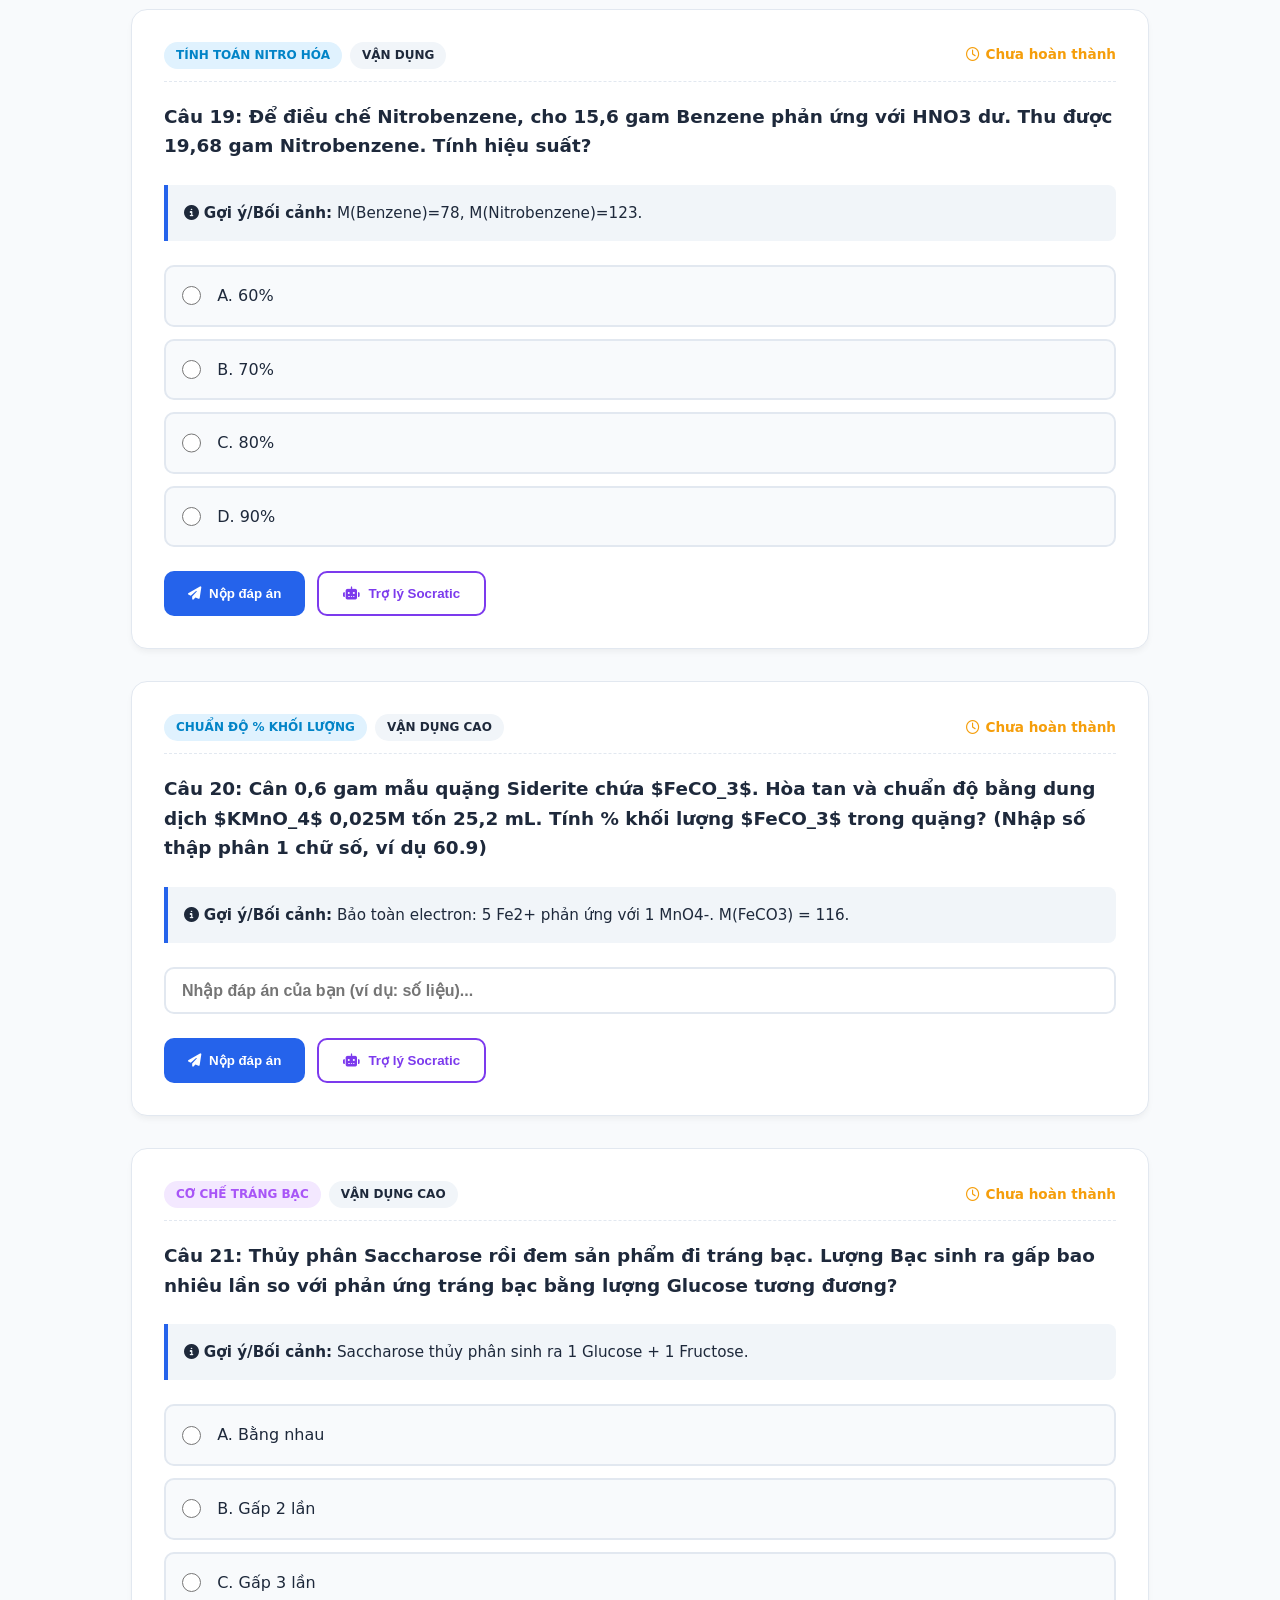
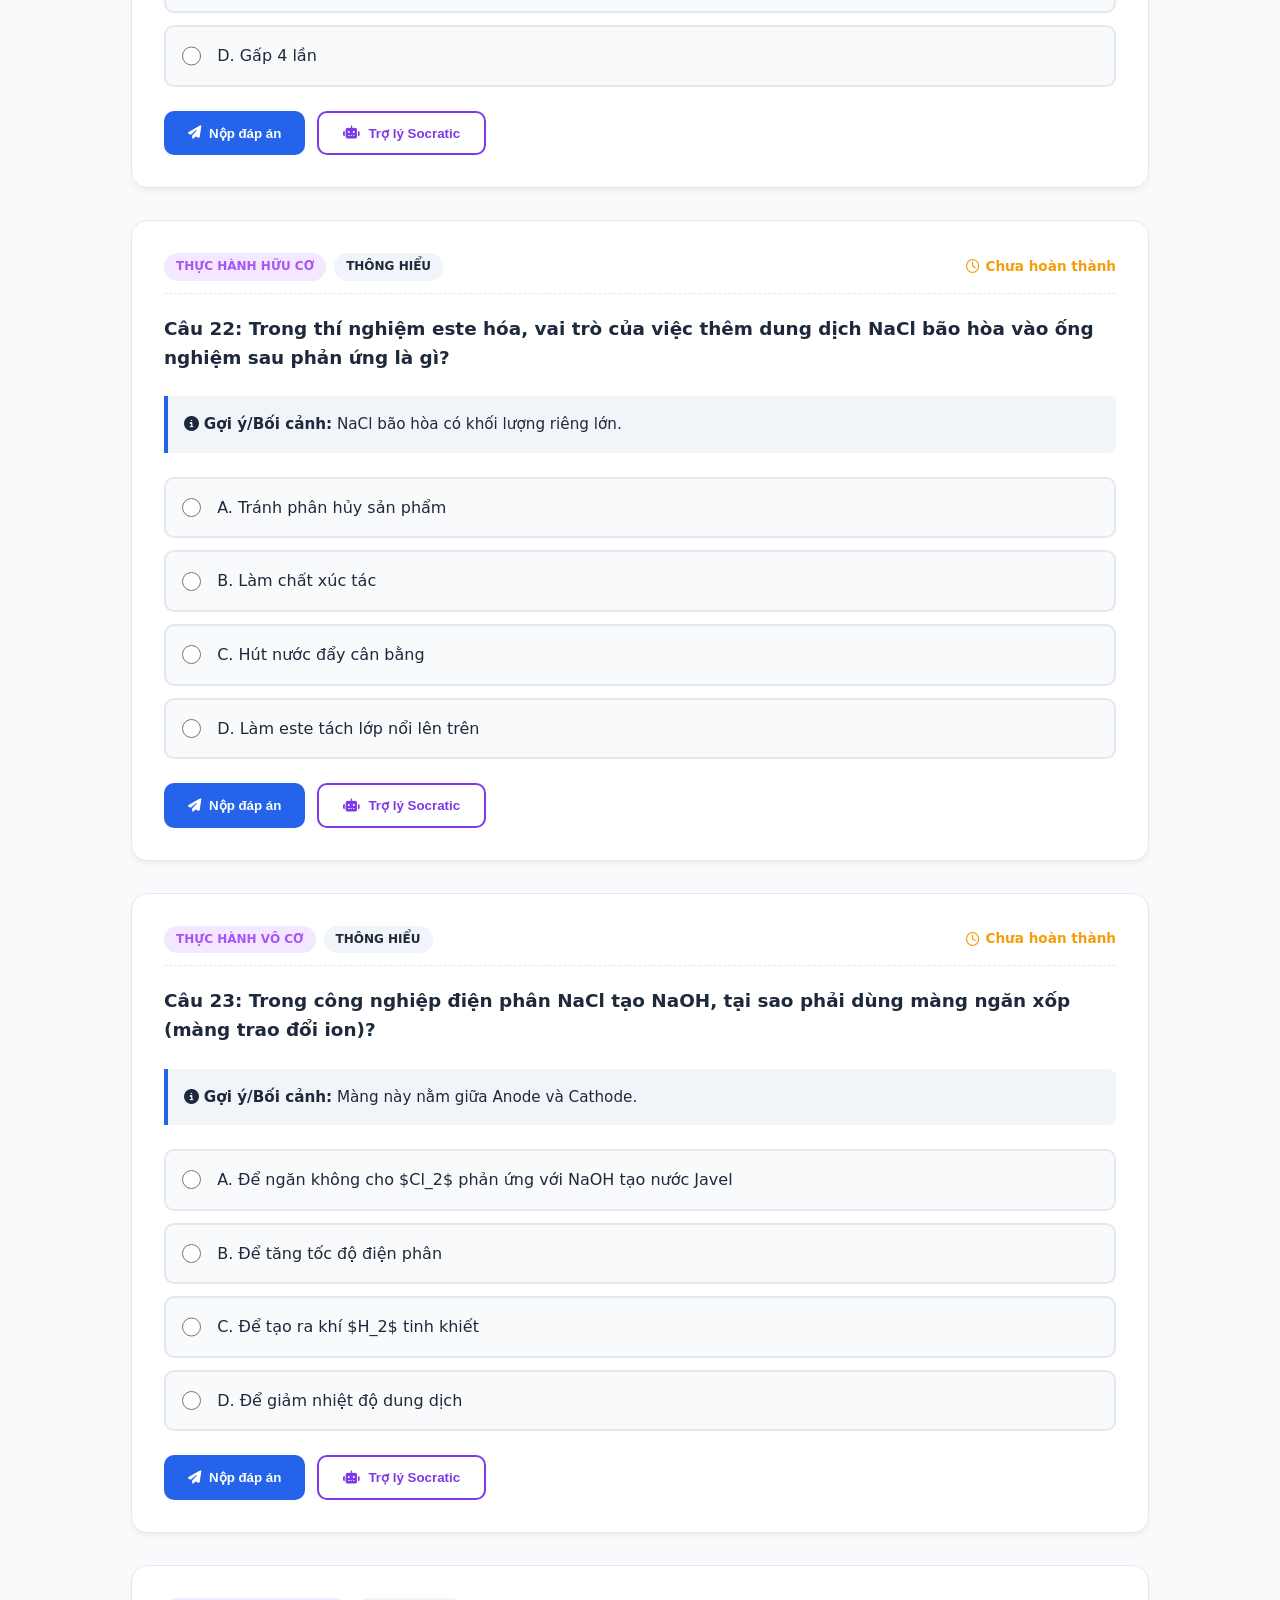
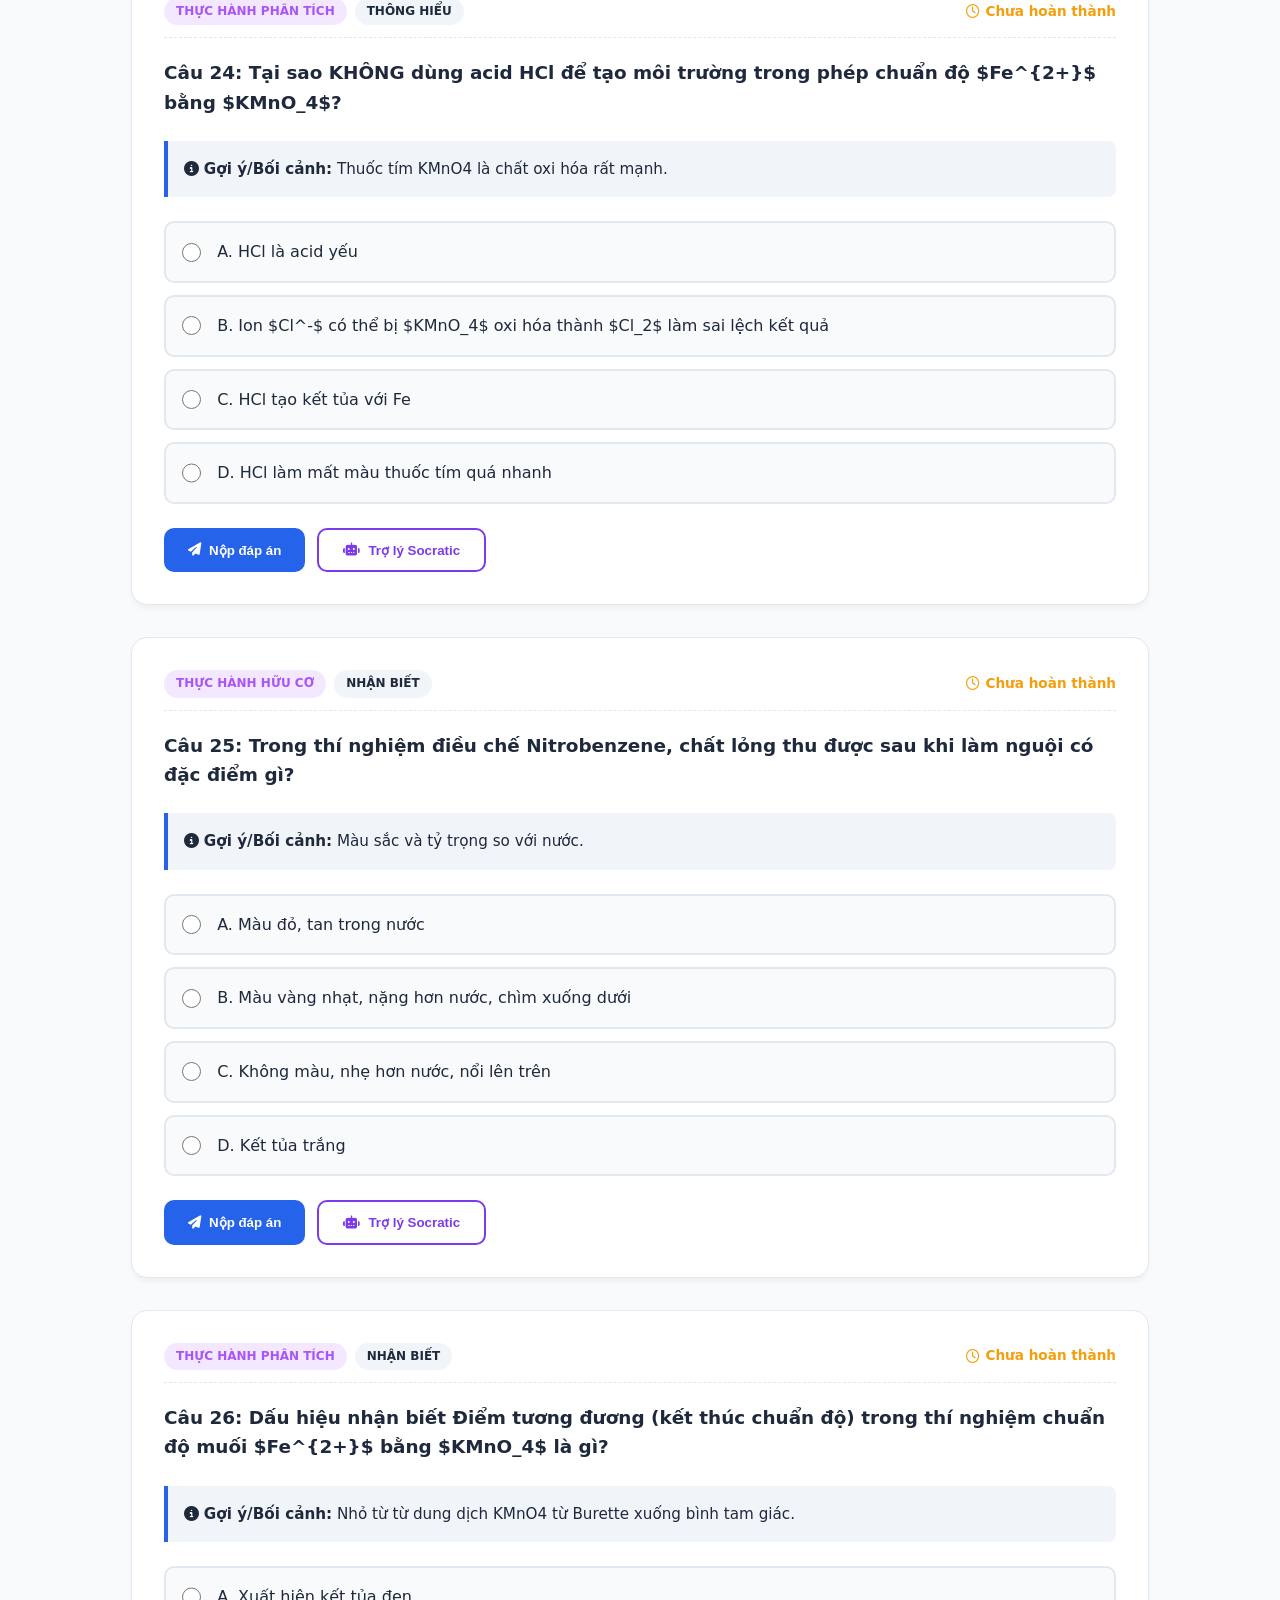
<file: exercise.html>
<!DOCTYPE html>
<html lang="vi">
<head>
    <meta charset="UTF-8">
    <meta name="viewport" content="width=device-width, initial-scale=1.0">
    <title>WatchNReact - Hệ Thống 30 Bài Tập Socratic</title>
    <link rel="stylesheet" href="https://cdnjs.cloudflare.com/ajax/libs/font-awesome/6.4.0/css/all.min.css">
    <style>
        /* --- CSS ĐỒNG BỘ TOÀN HỆ THỐNG --- */
        :root {
            --primary: #2563eb; --primary-hover: #1d4ed8;
            --secondary: #7c3aed; --secondary-hover: #6d28d9;
            --accent: #00d2ff; --accent-hover: #00b8e6;
            --success: #16a34a; --danger: #dc2626;
            --warning: #f59e0b;
            --bg: #f8fafc; --card-bg: #ffffff;
            --text: #1e293b; --text-muted: #64748b;
            --border: #e2e8f0; --surface: #f1f5f9;
            --dark-bg: #0f172a;
        }

        * { box-sizing: border-box; margin: 0; padding: 0; }
        body { font-family: 'Segoe UI', system-ui, sans-serif; background-color: var(--bg); color: var(--text); line-height: 1.6; display: flex; flex-direction: column; min-height: 100vh; }

        /* Navigation */
        nav { background: var(--dark-bg); padding: 1rem 2rem; display: flex; justify-content: space-between; align-items: center; position: sticky; top: 0; z-index: 1000; box-shadow: 0 4px 6px -1px rgba(0,0,0,0.1); }
        .logo { color: white; text-decoration: none; font-size: 1.5rem; font-weight: 700; display: flex; align-items: center; gap: 0.5rem; }
        .logo i { color: var(--accent); }
        .nav-links { display: flex; gap: 1.5rem; }
        .nav-links a { color: #94a3b8; text-decoration: none; font-weight: 500; transition: 0.3s; padding: 0.5rem 1rem; border-radius: 6px; }
        .nav-links a:hover, .nav-links a.active { color: white; background: rgba(255, 255, 255, 0.1); }

        /* Dashboard */
        .container { max-width: 1050px; margin: 2rem auto; padding: 0 1rem; flex: 1; }
        .hub-header { background: linear-gradient(135deg, var(--dark-bg), var(--primary)); color: white; padding: 2.5rem; border-radius: 16px; margin-bottom: 2rem; box-shadow: 0 10px 15px -3px rgba(0,0,0,0.1); }
        .hub-header h1 { font-size: 2rem; margin-bottom: 0.5rem; }
        .hub-header p { color: #cbd5e1; font-size: 1.05rem; max-width: 700px; }
        .stats-bar { display: grid; grid-template-columns: repeat(auto-fit, minmax(200px, 1fr)); gap: 1rem; margin-top: 1.5rem; background: rgba(255, 255, 255, 0.07); padding: 1rem; border-radius: 12px; backdrop-filter: blur(4px); }
        .stat-item { display: flex; align-items: center; gap: 0.75rem; }
        .stat-item i { font-size: 1.5rem; color: var(--accent); }
        .stat-label { font-size: 0.85rem; color: #94a3b8; display: block; }
        .stat-val { font-size: 1.2rem; font-weight: 700; color: white; }

        /* Filters */
        .filter-tabs { display: flex; gap: 0.75rem; margin-bottom: 2rem; overflow-x: auto; padding-bottom: 0.5rem; }
        .tab-btn { background: var(--card-bg); color: var(--text-muted); border: 1px solid var(--border); padding: 0.6rem 1.2rem; border-radius: 30px; font-weight: 600; cursor: pointer; white-space: nowrap; transition: 0.2s; }
        .tab-btn:hover { border-color: var(--primary); color: var(--primary); }
        .tab-btn.active { background: var(--primary); color: white; border-color: var(--primary); box-shadow: 0 4px 6px -1px rgba(37, 99, 235, 0.2); }

        /* Live Question Cards */
        .question-card { background: var(--card-bg); border-radius: 16px; border: 1px solid var(--border); padding: 2rem; margin-bottom: 2rem; box-shadow: 0 4px 6px -1px rgba(0,0,0,0.05); transition: 0.3s; }
        .question-card:hover { box-shadow: 0 10px 15px -3px rgba(0,0,0,0.08); }
        .q-meta { display: flex; justify-content: space-between; align-items: center; margin-bottom: 1.25rem; padding-bottom: 0.75rem; border-bottom: 1px dashed var(--border); }
        .q-tags { display: flex; gap: 0.5rem; }
        .tag { font-size: 0.75rem; font-weight: 700; padding: 0.25rem 0.75rem; border-radius: 20px; text-transform: uppercase; }
        .tag-iupac { background: #fee2e2; color: #ef4444; } .tag-calc { background: #e0f2fe; color: #0284c7; } .tag-exp { background: #f3e8ff; color: #a855f7; }
        .tag-level { background: var(--surface); color: var(--text); }
        .q-status { font-size: 0.85rem; font-weight: 600; display: flex; align-items: center; gap: 0.35rem; }
        .status-waiting { color: var(--warning); } .status-success { color: var(--success); }
        .q-text { font-size: 1.15rem; font-weight: 600; margin-bottom: 1.5rem; }
        .q-context-box { background: var(--surface); border-left: 4px solid var(--primary); padding: 1rem; border-radius: 0 8px 8px 0; margin-bottom: 1.5rem; font-size: 0.95rem; }

        /* Inputs & Options */
        .options-grid { display: grid; gap: 0.75rem; margin-bottom: 1.5rem; }
        .opt-label { display: flex; align-items: center; gap: 1rem; background: var(--bg); border: 2px solid var(--border); padding: 1rem; border-radius: 10px; cursor: pointer; font-weight: 500; transition: 0.2s; }
        .opt-label:hover { border-color: #cbd5e1; background: var(--surface); }
        .opt-label input[type="radio"] { width: 1.2rem; height: 1.2rem; accent-color: var(--primary); }
        .opt-label.selected { border-color: var(--primary); background: #eff6ff; }
        .input-wrapper { display: flex; gap: 0.75rem; margin-bottom: 1.5rem; }
        .input-wrapper input[type="text"] { flex: 1; padding: 0.8rem 1rem; border: 2px solid var(--border); border-radius: 10px; font-size: 1rem; font-weight: 600; outline: none; }
        .input-wrapper input[type="text"]:focus { border-color: var(--primary); }
        
        /* Buttons */
        .btn-action { background: var(--primary); color: white; border: none; padding: 0.8rem 1.5rem; border-radius: 10px; font-weight: 600; cursor: pointer; transition: 0.2s; display: inline-flex; align-items: center; gap: 0.5rem; }
        .btn-action:hover { background: var(--primary-hover); }
        .btn-socratic { background: white; color: var(--secondary); border: 2px solid var(--secondary); }
        .btn-socratic:hover { background: #f5f3ff; }

        /* Socratic Drawer */
        .socratic-drawer { margin-top: 1.5rem; background: #fafafa; border: 1px solid var(--border); border-radius: 12px; overflow: hidden; display: none; animation: slideDown 0.3s ease-out forwards; }
        .socratic-header { background: linear-gradient(135deg, #6d28d9, var(--secondary)); color: white; padding: 0.75rem 1.25rem; font-weight: 600; font-size: 0.9rem; display: flex; align-items: center; gap: 0.5rem; }
        .socratic-content { padding: 1.25rem; }
        .chat-msg { margin-bottom: 1rem; max-width: 85%; }
        .msg-tutor { background: white; border: 1px solid var(--border); padding: 0.8rem 1rem; border-radius: 4px 12px 12px 12px; box-shadow: 0 2px 4px rgba(0,0,0,0.02); }
        .socratic-options { display: flex; flex-direction: column; gap: 0.5rem; margin-top: 0.75rem; }
        .socratic-opt-btn { background: white; border: 1px solid #cbd5e1; padding: 0.6rem 1rem; border-radius: 8px; text-align: left; font-size: 0.9rem; cursor: pointer; transition: 0.2s; }
        .socratic-opt-btn:hover { border-color: var(--secondary); background: #f5f3ff; color: var(--secondary); }

        /* Feedbacks */
        .live-feedback { padding: 1rem; border-radius: 10px; margin-top: 1rem; font-weight: 500; display: none; }
        .feedback-correct { background-color: #dcfce7; color: var(--success); border-left: 4px solid var(--success); }
        .feedback-incorrect { background-color: #fee2e2; color: var(--danger); border-left: 4px solid var(--danger); }
        .chemical-eq { font-family: 'Times New Roman', Times, serif; font-style: italic; background: var(--surface); padding: 0.25rem 0.5rem; border-radius: 4px; font-weight: bold; }

        footer { background: var(--dark-bg); color: #64748b; text-align: center; padding: 2rem; margin-top: auto; border-top: 1px solid rgba(255,255,255,0.05); }
        @keyframes slideDown { from { opacity: 0; transform: translateY(-10px); } to { opacity: 1; transform: translateY(0); } }
    </style>
</head>
<body>

    <nav>
        <a href="index.html" class="logo"><i class="fas fa-flask"></i> WatchNReact</a>
        <div class="nav-links">
            <a href="index.html">Trang chủ</a>
            <a href="experiment.html">Thí nghiệm</a>
            <a href="exercise.html" class="active">Bài tập tương tác</a>
            <a href="symbols.html">Ký hiệu hóa học</a>
            <a href="periodic.html">Bảng tuần hoàn</a>
        </div>
    </nav>

    <div class="container">
        <div class="hub-header">
            <h1>Trung Tâm Bài Tập Socratic (30 Thử Thách)</h1>
            <p>Nơi rèn luyện toàn diện các chuyên đề: Este, Carbohydrate, Nitrogen, Điện phân và Chuẩn độ. Tương tác với Trợ lý ảo Socratic để gỡ rối từng bước tư duy!</p>
            <div class="stats-bar">
                <div class="stat-item">
                    <i class="fas fa-brain"></i>
                    <div><span class="stat-label">Chỉ số Tư duy (XP)</span><span class="stat-val" id="score-display">0 XP</span></div>
                </div>
                <div class="stat-item">
                    <i class="fas fa-check-circle"></i>
                    <div><span class="stat-label">Tiến độ hoàn thành</span><span class="stat-val" id="progress-display">0 / 30 Câu hỏi</span></div>
                </div>
            </div>
        </div>

        <div class="filter-tabs">
            <button class="tab-btn active" onclick="filterCategory('all')">Tất cả (30)</button>
            <button class="tab-btn" onclick="filterCategory('iupac')">Danh pháp & Cấu trúc (10)</button>
            <button class="tab-btn" onclick="filterCategory('calc')">Tính toán Định lượng (10)</button>
            <button class="tab-btn" onclick="filterCategory('exp')">Thực nghiệm & Cơ chế (10)</button>
        </div>

        <div id="questions-container"></div>
    </div>

    <footer>
        <p>&copy; 2026 WatchNReact - Hệ Sinh Thái Học Hóa Học Tương Tác</p>
    </footer>

    <script>
        // NGÂN HÀNG 30 CÂU HỎI (JSON Data)
        const questionBank = [
            // --- DANH PHÁP & CẤU TRÚC (10 CÂU) ---
            { id: "q1", cat: "iupac", catName: "Danh pháp IUPAC", level: "Thông hiểu", type: "mcq",
              q: "Câu 1: Gọi tên thay thế theo danh pháp quốc tế của hợp chất thu được từ phản ứng Nitro hóa Toluene?",
              ctx: "Sản phẩm thế hoàn toàn 3 nhóm nitro vào vòng Toluene tạo kết tủa vàng (TNT).",
              opts: { A: "1-methyl-2,3,5-trinitrobenzene", B: "2,4,6-trinitrotoluene", C: "1,3,5-trinitrotoluene", D: "2,4,6-trinitrobenzene" },
              ans: "B", points: 20,
              socMsg: "Carbon mang nhóm methyl (-CH3) trên vòng Toluene được ưu tiên đánh số 1. Các vị trí ortho/para tương ứng là số mấy?",
              socOpts: [{ text: "Vị trí 2, 4, 6", isCorrect: true, reply: "Đúng! Nên tên là 2,4,6-trinitrotoluene." }, { text: "Vị trí 3, 5", isCorrect: false }]
            },
            { id: "q2", cat: "iupac", catName: "Danh pháp IUPAC", level: "Nhận biết", type: "mcq",
              q: "Câu 2: Tên gọi chuẩn của este tạo bởi acetic acid ($CH_3COOH$) và ethyl alcohol ($C_2H_5OH$) là gì?",
              ctx: "Phản ứng đun nóng có xúc tác H2SO4 đặc tạo chất lỏng mùi thơm.",
              opts: { A: "Methyl acetate", B: "Ethyl formate", C: "Ethyl acetate", D: "Propyl acetate" },
              ans: "C", points: 10,
              socMsg: "Tên este = Tên gốc alkyl (từ alcohol) + Tên gốc acid (đổi đuôi ic -> ate). Gốc từ ethyl alcohol là gì?",
              socOpts: [{ text: "Gốc ethyl", isCorrect: true, reply: "Chuẩn! Ghép lại ta có Ethyl acetate." }, { text: "Gốc methyl", isCorrect: false }]
            },
            { id: "q3", cat: "iupac", catName: "Cấu trúc Hóa học", level: "Thông hiểu", type: "mcq",
              q: "Câu 3: Chất nào sau đây thuộc loại disaccharide nhưng KHÔNG có tính khử (không tráng bạc)?",
              ctx: "Trong cấu tạo, gốc hemiacetal đã bị khóa trong liên kết glycosidic.",
              opts: { A: "Maltose", B: "Glucose", C: "Fructose", D: "Saccharose" },
              ans: "D", points: 10,
              socMsg: "Disaccharide cấu tạo từ 1 gốc alpha-glucose và 1 gốc beta-fructose qua liên kết 1,2-glycosidic là chất nào?",
              socOpts: [{ text: "Saccharose (Đường mía)", isCorrect: true, reply: "Đúng! Liên kết này khóa cả 2 nhóm OH hemiacetal nên mất tính khử." }, { text: "Maltose (Đường mạch nha)", isCorrect: false }]
            },
            { id: "q4", cat: "iupac", catName: "Cấu trúc Hóa học", level: "Vận dụng", type: "fill",
              q: "Câu 4: Có bao nhiêu đồng phân cấu tạo este mạch hở có công thức phân tử là $C_4H_8O_2$?",
              ctx: "Viết các đồng phân bắt đầu từ gốc formate (HCOO-), acetate (CH3COO-)...",
              ans: "4", points: 20,
              socMsg: "Hãy liệt kê: HCOO-C3H7 (có 2 nhánh propyl và isopropyl), CH3COO-C2H5 (1 nhánh), và C2H5COO-CH3 (1 nhánh). Tổng là?",
              socOpts: [{ text: "4 đồng phân", isCorrect: true, reply: "Chính xác! Gồm 4 đồng phân cấu tạo." }, { text: "3 đồng phân", isCorrect: false }]
            },
            { id: "q5", cat: "iupac", catName: "Danh pháp Hữu cơ", level: "Thông hiểu", type: "mcq",
              q: "Câu 5: Hợp chất hữu cơ $C_6H_5NO_2$ có tên gọi là gì?",
              ctx: "Được tổng hợp từ benzene và HNO3 đặc.",
              opts: { A: "Aniline", B: "Nitrobenzene", C: "Phenol", D: "Nitrocyclohexane" },
              ans: "B", points: 10,
              socMsg: "C6H5- là gốc phenyl (hay vòng benzene). Nhóm -NO2 đọc là gì?",
              socOpts: [{ text: "Nitro", isCorrect: true, reply: "Đúng! Vậy tên là Nitrobenzene." }, { text: "Amino", isCorrect: false }]
            },
            { id: "q6", cat: "iupac", catName: "Đặc điểm Cấu tạo", level: "Thông hiểu", type: "mcq",
              q: "Câu 6: Tại sao nhiệt độ sôi của este thường thấp hơn nhiều so với acid và alcohol có cùng khối lượng phân tử?",
              ctx: "Ethyl acetate sôi ở 77°C, trong khi acetic acid sôi ở 118°C.",
              opts: { A: "Vì este nhẹ hơn nước", B: "Vì este không có liên kết hydrogen liên phân tử", C: "Vì este dễ bị phân hủy", D: "Vì khối lượng este nhỏ" },
              ans: "B", points: 10,
              socMsg: "Liên kết hydrogen cần nguyên tử H linh động gắn với O hoặc N (như -OH, -COOH). Este (R-COO-R') có nhóm này không?",
              socOpts: [{ text: "Không có", isCorrect: true, reply: "Đúng! Không có liên kết hydrogen nên phân tử dễ bay hơi, nhiệt độ sôi thấp." }, { text: "Có nhóm -OH", isCorrect: false }]
            },
            { id: "q7", cat: "iupac", catName: "Cấu trúc Hóa học", level: "Thông hiểu", type: "mcq",
              q: "Câu 7: Công thức hóa học của muối Mohr dùng trong chuẩn độ là gì?",
              ctx: "Đây là một muối kép chứa sắt (II), ammonium và gốc sulfate ngậm nước.",
              opts: { A: "$FeSO_4.7H_2O$", B: "$(NH_4)_2Fe(SO_4)_2.6H_2O$", C: "$K_2Cr_2O_7$", D: "$KMnO_4$" },
              ans: "B", points: 10,
              socMsg: "Muối kép tức là chứa 2 loại cation khác nhau. Trong các đáp án, chất nào chứa cả ion NH4+ và Fe2+?",
              socOpts: [{ text: "Đáp án B", isCorrect: true, reply: "Chính xác! Đây là muối Mohr." }, { text: "Đáp án A", isCorrect: false }]
            },
            { id: "q8", cat: "iupac", catName: "Danh pháp Hữu cơ", level: "Nhận biết", type: "mcq",
              q: "Câu 8: Sản phẩm chính khi cho Toluene tác dụng với Bromine khan (xúc tác bột Fe, đun nóng) là hỗn hợp nào?",
              ctx: "Nhóm -CH3 định hướng thế vào vị trí nào của vòng?",
              opts: { A: "Chỉ có m-bromotoluene", B: "Hỗn hợp o-bromotoluene và p-bromotoluene", C: "Chỉ có benzyl bromide", D: "Bromocyclohexane" },
              ans: "B", points: 10,
              socMsg: "Nhóm đẩy electron (như alkyl -CH3) định hướng phản ứng thế ưu tiên vào các vị trí nào?",
              socOpts: [{ text: "Ortho và Para", isCorrect: true, reply: "Đúng! Tạo ra hỗn hợp ortho- và para-bromotoluene." }, { text: "Meta", isCorrect: false }]
            },
            { id: "q9", cat: "iupac", catName: "Cấu trúc Hóa học", level: "Vận dụng", type: "mcq",
              q: "Câu 9: Carbohydrate nào sau đây có cấu trúc mạch phân nhánh do chứa cả liên kết alpha-1,4 và alpha-1,6-glycosidic?",
              ctx: "Là thành phần của tinh bột.",
              opts: { A: "Amylose", B: "Cellulose", C: "Amylopectin", D: "Saccharose" },
              ans: "C", points: 10,
              socMsg: "Trong tinh bột, amylose là mạch thẳng (chỉ có lk 1,4), còn thành phần nào chiếm % lớn hơn và phân nhánh?",
              socOpts: [{ text: "Amylopectin", isCorrect: true, reply: "Hoàn toàn chính xác!" }, { text: "Amylose", isCorrect: false }]
            },
            { id: "q10", cat: "iupac", catName: "Công thức Phân tử", level: "Nhận biết", type: "mcq",
              q: "Câu 10: Khí X sinh ra ở anode trong phương pháp điện phân dung dịch NaCl có màng ngăn là khí gì?",
              ctx: "Khí màu vàng lục, mùi xốc, độc.",
              opts: { A: "Oxygen", B: "Hydrogen", C: "Chlorine", D: "Nitrogen" },
              ans: "C", points: 10,
              socMsg: "Ở anode (+), ion âm Cl- bị oxi hóa mất electron để tạo ra chất khí nguyên tố. Đó là khí gì?",
              socOpts: [{ text: "Chlorine (Cl2)", isCorrect: true, reply: "Chính xác!" }, { text: "Hydrogen (H2)", isCorrect: false }]
            },

            // --- TÍNH TOÁN ĐỊNH LƯỢNG (10 CÂU) ---
            { id: "q11", cat: "calc", catName: "Tính toán Este", level: "Vận dụng", type: "mcq",
              q: "Câu 11: Đun nóng 6,0g $CH_3COOH$ với 6,9g $C_2H_5OH$ (xúc tác $H_2SO_4$ đặc). Thu được 6,6g este. Tính hiệu suất?",
              ctx: "Tính theo chất có số mol nhỏ hơn.",
              opts: { A: "50%", B: "66,7%", C: "75%", D: "80%" },
              ans: "C", points: 30,
              socMsg: "Số mol acid = 0,1 mol. Số mol alcohol = 0,15 mol. Tính theo acid. Este lý thuyết tối đa là 0,1 mol (8,8 gam). Thực tế có 6,6 gam. H% bằng bao nhiêu?",
              socOpts: [{ text: "(6,6 / 8,8) * 100 = 75%", isCorrect: true, reply: "Đúng! Hiệu suất là 75%." }, { text: "(6,6 / 0,15) * 100", isCorrect: false }]
            },
            { id: "q12", cat: "calc", catName: "Điện phân Thực tế", level: "Vận dụng cao", type: "fill",
              q: "Câu 12: Điện phân dung dịch NaCl công nghiệp: Nạp 1 m³/h dung dịch NaCl 310 g/L; Rút ra 0,8 m³/h dung dịch NaCl 200 g/L. Tính nồng độ NaOH (g/L) thu ở buồng cathode biết lưu lượng nước ra là 0,3 m³/h? (Nhập số nguyên)",
              ctx: "Sử dụng định luật bảo toàn khối lượng chất tan NaCl phản ứng.",
              ans: "342", points: 40,
              socMsg: "Lượng NaCl phản ứng trong 1 giờ = (1000*310) - (800*200) = 150 kg. Số mol NaOH sinh ra = mol NaCl phản ứng. Hãy tính m(NaOH) rồi chia cho 300 Lít?",
              socOpts: [{ text: "102.56 kg / 300 L ≈ 342 g/L", isCorrect: true, reply: "Tuyệt đỉnh! Đáp án là 342." }, { text: "150 kg / 300 L = 500", isCorrect: false }]
            },
            { id: "q13", cat: "calc", catName: "Chuẩn độ Oxi hóa", level: "Vận dụng", type: "mcq",
              q: "Câu 13: Cần 12,5 mL dung dịch $KMnO_4$ 0,02M để chuẩn độ hết 10,0 mL dung dịch $Fe^{2+}$ trong môi trường acid. Tính nồng độ của dung dịch $Fe^{2+}$?",
              ctx: "Tỉ lệ phản ứng $MnO_4^- : Fe^{2+} = 1 : 5$.",
              opts: { A: "0,025 M", B: "0,125 M", C: "0,250 M", D: "0,050 M" },
              ans: "B", points: 30,
              socMsg: "Số mol KMnO4 = 0,00025 mol. Số mol Fe2+ bằng 5 lần lượng đó = 0,00125 mol. Chia cho 0,01 Lít sẽ ra bao nhiêu?",
              socOpts: [{ text: "0,125 M", isCorrect: true, reply: "Chính xác!" }, { text: "0,025 M", isCorrect: false }]
            },
            { id: "q14", cat: "calc", catName: "Phản ứng Tráng Bạc", level: "Vận dụng", type: "fill",
              q: "Câu 14: Cho 18,0 gam Glucose phản ứng hoàn toàn với thuốc thử Tollens dư. Khối lượng bạc (Ag) thu được là bao nhiêu gam? (M Ag = 108, Glucose = 180)",
              ctx: "1 phân tử Glucose có 1 nhóm -CHO, sinh ra 2 Ag.",
              ans: "21.6", points: 20,
              socMsg: "Số mol glucose = 18/180 = 0,1 mol. Sinh ra 0,2 mol Ag. Khối lượng Ag là 0,2 * 108 = ?",
              socOpts: [{ text: "21,6 gam", isCorrect: true, reply: "Chính xác!" }, { text: "10,8 gam", isCorrect: false }]
            },
            { id: "q15", cat: "calc", catName: "Xà phòng hóa", level: "Vận dụng", type: "fill",
              q: "Câu 15: Xà phòng hóa hoàn toàn 8,8 gam ethyl acetate bằng dung dịch NaOH vừa đủ. Cô cạn dung dịch sau phản ứng thu được bao nhiêu gam muối khan?",
              ctx: "Muối thu được là CH3COONa (M=82).",
              ans: "8.2", points: 20,
              socMsg: "Số mol este = 8,8 / 88 = 0,1 mol. Số mol muối CH3COONa tạo thành cũng là 0,1 mol. Khối lượng muối = 0,1 * 82 = ?",
              socOpts: [{ text: "8,2 gam", isCorrect: true, reply: "Chính xác!" }, { text: "6,8 gam", isCorrect: false }]
            },
            { id: "q16", cat: "calc", catName: "Định luật Faraday", level: "Vận dụng", type: "mcq",
              q: "Câu 16: Điện phân dung dịch NaCl có màng ngăn, dòng điện I = 10A trong 2 giờ. Khối lượng dung dịch giảm đi bao nhiêu gam? (Bỏ qua nước bay hơi)",
              ctx: "Khối lượng giảm = Khối lượng Cl2 + Khối lượng H2. (n_e = It/96500 = 0,746 mol).",
              opts: { A: "13,6g", B: "20,4g", C: "27,2g", D: "34,0g" },
              ans: "C", points: 30,
              socMsg: "n_e = 0,746 mol. Mol Cl2 = 0,373 mol. Mol H2 = 0,373 mol. Tổng m = 0,373*71 + 0,373*2 = ?",
              socOpts: [{ text: "27,2 gam", isCorrect: true, reply: "Hoàn toàn chính xác!" }, { text: "34,0 gam", isCorrect: false }]
            },
            { id: "q17", cat: "calc", catName: "Tính toán Carbohydrate", level: "Vận dụng cao", type: "fill",
              q: "Câu 17: Tính khối lượng Cellulose trinitrate (thuốc nổ vô khói) thu được khi cho 1,62 tấn cellulose phản ứng với HNO3 dư (Hiệu suất 80%). (Làm tròn đến 2 chữ số thập phân, đơn vị: tấn)",
              ctx: "Cellulose [C6H7O2(OH)3]n -> Cellulose trinitrate [C6H7O2(ONO2)3]n. (M: 162 -> 297).",
              ans: "2.38", points: 40,
              socMsg: "Khối lượng lý thuyết = 1,62 * (297 / 162) = 2,97 tấn. Nhân với hiệu suất 80% (0,8) = ?",
              socOpts: [{ text: "2,376 tấn (≈2,38)", isCorrect: true, reply: "Chính xác! Làm tròn 2.38." }, { text: "2,97 tấn", isCorrect: false }]
            },
            { id: "q18", cat: "calc", catName: "Lên men Rượu", level: "Vận dụng", type: "fill",
              q: "Câu 18: Lên men 180 gam Glucose thành Ethanol (hiệu suất 80%). Khí CO2 sinh ra được hấp thụ hết vào nước vôi trong dư. Tính khối lượng kết tủa CaCO3 (gam) thu được?",
              ctx: "C6H12O6 -> 2 C2H5OH + 2 CO2.",
              ans: "160", points: 30,
              socMsg: "n(glucose) = 1 mol. Lý thuyết ra 2 mol CO2. H=80% nên chỉ có 1,6 mol CO2. Suy ra 1,6 mol CaCO3. Khối lượng = 1,6 * 100 = ?",
              socOpts: [{ text: "160 gam", isCorrect: true, reply: "Chính xác!" }, { text: "200 gam", isCorrect: false }]
            },
            { id: "q19", cat: "calc", catName: "Tính toán Nitro hóa", level: "Vận dụng", type: "mcq",
              q: "Câu 19: Để điều chế Nitrobenzene, cho 15,6 gam Benzene phản ứng với HNO3 dư. Thu được 19,68 gam Nitrobenzene. Tính hiệu suất?",
              ctx: "M(Benzene)=78, M(Nitrobenzene)=123.",
              opts: { A: "60%", B: "70%", C: "80%", D: "90%" },
              ans: "C", points: 30,
              socMsg: "Mol Benzene = 15,6/78 = 0,2 mol. Mol Nitrobenzene lý thuyết = 0,2 * 123 = 24,6 gam. H% = (19,68 / 24,6) * 100 = ?",
              socOpts: [{ text: "80%", isCorrect: true, reply: "Đúng!" }, { text: "90%", isCorrect: false }]
            },
            { id: "q20", cat: "calc", catName: "Chuẩn độ % Khối lượng", level: "Vận dụng cao", type: "fill",
              q: "Câu 20: Cân 0,6 gam mẫu quặng Siderite chứa $FeCO_3$. Hòa tan và chuẩn độ bằng dung dịch $KMnO_4$ 0,025M tốn 25,2 mL. Tính % khối lượng $FeCO_3$ trong quặng? (Nhập số thập phân 1 chữ số, ví dụ 60.9)",
              ctx: "Bảo toàn electron: 5 Fe2+ phản ứng với 1 MnO4-. M(FeCO3) = 116.",
              ans: "60.9", points: 40,
              socMsg: "Mol KMnO4 = 0,00063 mol -> Mol Fe2+ = 0,00315 mol. m(FeCO3) = 0,00315 * 116 = 0,3654 g. % = (0,3654 / 0,6) * 100 = ?",
              socOpts: [{ text: "60.9%", isCorrect: true, reply: "Tuyệt vời!" }, { text: "75.0%", isCorrect: false }]
            },

            // --- THỰC NGHIỆM & CƠ CHẾ (10 CÂU) ---
            { id: "q21", cat: "exp", catName: "Cơ chế Tráng Bạc", level: "Vận dụng cao", type: "mcq",
              q: "Câu 21: Thủy phân Saccharose rồi đem sản phẩm đi tráng bạc. Lượng Bạc sinh ra gấp bao nhiêu lần so với phản ứng tráng bạc bằng lượng Glucose tương đương?",
              ctx: "Saccharose thủy phân sinh ra 1 Glucose + 1 Fructose.",
              opts: { A: "Bằng nhau", B: "Gấp 2 lần", C: "Gấp 3 lần", D: "Gấp 4 lần" },
              ans: "B", points: 30,
              socMsg: "1 Glucose -> 2 Ag. Thủy phân 1 Saccharose tạo 1 Glu + 1 Fruc -> Tổng là 4 Ag. Vậy so với 1 Glucose ban đầu thì gấp mấy?",
              socOpts: [{ text: "Gấp 2 lần (4 so với 2)", isCorrect: true, reply: "Đúng!" }, { text: "Gấp 4 lần", isCorrect: false }]
            },
            { id: "q22", cat: "exp", catName: "Thực hành Hữu cơ", level: "Thông hiểu", type: "mcq",
              q: "Câu 22: Trong thí nghiệm este hóa, vai trò của việc thêm dung dịch NaCl bão hòa vào ống nghiệm sau phản ứng là gì?",
              ctx: "NaCl bão hòa có khối lượng riêng lớn.",
              opts: { A: "Tránh phân hủy sản phẩm", B: "Làm chất xúc tác", C: "Hút nước đẩy cân bằng", D: "Làm este tách lớp nổi lên trên" },
              ans: "D", points: 20,
              socMsg: "Nước muối bão hòa rất nặng, este lại nhẹ và không tan. Thêm NaCl vào sẽ giúp hiện tượng gì rõ rệt hơn?",
              socOpts: [{ text: "Tách lớp este", isCorrect: true, reply: "Chính xác! Este sẽ nổi rõ lên trên bề mặt." }, { text: "Bảo quản este", isCorrect: false }]
            },
            { id: "q23", cat: "exp", catName: "Thực hành Vô cơ", level: "Thông hiểu", type: "mcq",
              q: "Câu 23: Trong công nghiệp điện phân NaCl tạo NaOH, tại sao phải dùng màng ngăn xốp (màng trao đổi ion)?",
              ctx: "Màng này nằm giữa Anode và Cathode.",
              opts: { A: "Để ngăn không cho $Cl_2$ phản ứng với NaOH tạo nước Javel", B: "Để tăng tốc độ điện phân", C: "Để tạo ra khí $H_2$ tinh khiết", D: "Để giảm nhiệt độ dung dịch" },
              ans: "A", points: 20,
              socMsg: "Nếu không có màng, Cl2 từ anode sẽ trộn lẫn với dung dịch khu vực cathode (chứa NaOH) sinh ra phản ứng phụ. Phản ứng đó tạo ra gì?",
              socOpts: [{ text: "Nước Javel (NaClO + NaCl)", isCorrect: true, reply: "Đúng! Màng ngăn chặn điều này để thu NaOH tinh khiết." }, { text: "Nước muối", isCorrect: false }]
            },
            { id: "q24", cat: "exp", catName: "Thực hành Phân tích", level: "Thông hiểu", type: "mcq",
              q: "Câu 24: Tại sao KHÔNG dùng acid HCl để tạo môi trường trong phép chuẩn độ $Fe^{2+}$ bằng $KMnO_4$?",
              ctx: "Thuốc tím KMnO4 là chất oxi hóa rất mạnh.",
              opts: { A: "HCl là acid yếu", B: "Ion $Cl^-$ có thể bị $KMnO_4$ oxi hóa thành $Cl_2$ làm sai lệch kết quả", C: "HCl tạo kết tủa với Fe", D: "HCl làm mất màu thuốc tím quá nhanh" },
              ans: "B", points: 20,
              socMsg: "KMnO4 mạnh đến mức có thể oxi hóa Cl- trong HCl thành khí Cl2. Điều này sẽ tiêu tốn thêm lượng KMnO4 ngoài phản ứng với Fe2+.",
              socOpts: [{ text: "Gây sai số chuẩn độ (Tốn thêm KMnO4)", isCorrect: true, reply: "Chuẩn xác! Nên người ta thường dùng H2SO4 loãng." }, { text: "Tạo tủa", isCorrect: false }]
            },
            { id: "q25", cat: "exp", catName: "Thực hành Hữu cơ", level: "Nhận biết", type: "mcq",
              q: "Câu 25: Trong thí nghiệm điều chế Nitrobenzene, chất lỏng thu được sau khi làm nguội có đặc điểm gì?",
              ctx: "Màu sắc và tỷ trọng so với nước.",
              opts: { A: "Màu đỏ, tan trong nước", B: "Màu vàng nhạt, nặng hơn nước, chìm xuống dưới", C: "Không màu, nhẹ hơn nước, nổi lên trên", D: "Kết tủa trắng" },
              ans: "B", points: 20,
              socMsg: "Nitrobenzene là chất lỏng có khối lượng riêng lớn hơn 1 g/cm3. Nó sẽ chìm hay nổi?",
              socOpts: [{ text: "Màu vàng, nặng hơn nước", isCorrect: true, reply: "Chính xác!" }, { text: "Không màu, nhẹ hơn", isCorrect: false }]
            },
            { id: "q26", cat: "exp", catName: "Thực hành Phân tích", level: "Nhận biết", type: "mcq",
              q: "Câu 26: Dấu hiệu nhận biết Điểm tương đương (kết thúc chuẩn độ) trong thí nghiệm chuẩn độ muối $Fe^{2+}$ bằng $KMnO_4$ là gì?",
              ctx: "Nhỏ từ từ dung dịch KMnO4 từ Burette xuống bình tam giác.",
              opts: { A: "Xuất hiện kết tủa đen", B: "Dung dịch chuyển sang màu hồng nhạt bền trong khoảng 20-30 giây", C: "Dung dịch mất màu hoàn toàn", D: "Sủi bọt khí mạnh" },
              ans: "B", points: 10,
              socMsg: "Khi toàn bộ Fe2+ đã bị oxi hóa, chỉ cần 1 giọt dư KMnO4 rơi xuống, dung dịch không có chất để khử thuốc tím nữa nên sẽ giữ lại màu gì?",
              socOpts: [{ text: "Màu hồng nhạt (của thuốc tím loãng)", isCorrect: true, reply: "Đúng!" }, { text: "Màu trong suốt", isCorrect: false }]
            },
            { id: "q27", cat: "exp", catName: "Thực hành Hữu cơ", level: "Thông hiểu", type: "mcq",
              q: "Câu 27: Hóa chất nào được dùng để chuẩn bị thuốc thử Tollens (phức bạc ammonia) trong thí nghiệm tráng gương Carbohydrate?",
              ctx: "Thuốc thử Tollens cần pha chế tươi ngay trước khi dùng.",
              opts: { A: "Dung dịch $AgNO_3$ và $NaOH$", B: "Dung dịch $AgNO_3$ và $NH_3$", C: "Dung dịch $AgCl$ và $NH_3$", D: "Dung dịch $AgNO_3$ và $HNO_3$" },
              ans: "B", points: 10,
              socMsg: "Hòa tan kết tủa Ag2O ban đầu bằng một dung dịch base yếu tạo phức [Ag(NH3)2]+. Đó là base nào?",
              socOpts: [{ text: "Dung dịch NH3", isCorrect: true, reply: "Chuẩn xác!" }, { text: "Dung dịch NaOH", isCorrect: false }]
            },
            { id: "q28", cat: "exp", catName: "Cơ chế Phản ứng", level: "Thông hiểu", type: "mcq",
              q: "Câu 28: Tại sao phản ứng este hóa giữa acid và alcohol là phản ứng thuận nghịch (hai chiều), nhưng phản ứng xà phòng hóa este trong môi trường kiềm lại là phản ứng một chiều?",
              ctx: "Chú ý sản phẩm của phản ứng xà phòng hóa là muối và alcohol.",
              opts: { A: "Vì kiềm làm đứt gãy hoàn toàn este", B: "Vì muối sinh ra ($RCOONa$) không thể phản ứng ngược với alcohol để tạo lại este", C: "Vì nhiệt độ xà phòng hóa rất cao", D: "Vì alcohol bay hơi ngay lập tức" },
              ans: "B", points: 20,
              socMsg: "Để phản ứng ngược xảy ra (tạo lại este), cần có Acid (H+) kết hợp với Alcohol. Nhưng kiềm lại sinh ra Muối (ion RCOO-). Muối này có khả năng phản ứng este hóa không?",
              socOpts: [{ text: "Không, do không có proton H+", isCorrect: true, reply: "Đúng! Nên phản ứng xà phòng hóa là một chiều." }, { text: "Có, nó vẫn phản ứng được", isCorrect: false }]
            },
            { id: "q29", cat: "exp", catName: "Thực hành Điện phân", level: "Vận dụng", type: "mcq",
              q: "Câu 29: Nếu điện phân dung dịch $CuSO_4$ với điện cực trơ, pH của dung dịch thay đổi như thế nào trong quá trình điện phân?",
              ctx: "Sản phẩm tại Anode là gì?",
              opts: { A: "Tăng dần", B: "Giảm dần", C: "Không đổi", D: "Tăng rồi giảm" },
              ans: "B", points: 30,
              socMsg: "Tại Anode (+), H2O bị điện phân sinh ra khí O2 và ion H+. Sự tích tụ của H+ làm môi trường trở nên thế nào?",
              socOpts: [{ text: "Tính acid tăng -> pH giảm", isCorrect: true, reply: "Tuyệt vời!" }, { text: "Tính base tăng -> pH tăng", isCorrect: false }]
            },
            { id: "q30", cat: "exp", catName: "Thực hành Hữu cơ", level: "Vận dụng", type: "mcq",
              q: "Câu 30: Để phân biệt trực tiếp Glucose và Fructose, hóa chất nào sau đây phản ứng với Glucose nhưng KHÔNG phản ứng với Fructose?",
              ctx: "Dựa vào tính chất của nhóm chức Aldehyde (-CHO).",
              opts: { A: "Thuốc thử Tollens ($AgNO_3/NH_3$)", B: "$Cu(OH)_2$ ở nhiệt độ thường", C: "Nước Bromine ($Br_2/H_2O$)", D: "$H_2$ (xúc tác Ni, t°)" },
              ans: "C", points: 30,
              socMsg: "Trong môi trường base (như NH3), Fructose chuyển hóa thành Glucose nên vẫn tráng bạc. Nhưng trong môi trường acid nhẹ hoặc trung tính như dung dịch Bromine, nhóm ketone của Fructose có bị oxi hóa không?",
              socOpts: [{ text: "Không", isCorrect: true, reply: "Đúng! Nước Bromine chỉ oxi hóa nhóm Aldehyde của Glucose làm mất màu, dùng để phân biệt rất tốt." }, { text: "Có", isCorrect: false }]
            }
        ];

        let score = 0;
        let solvedSet = new Set();

        // RENDER GIAO DIỆN CÂU HỎI BẰNG JAVASCRIPT
        function renderQuestions() {
            const container = document.getElementById('questions-container');
            container.innerHTML = ''; // Clear

            questionBank.forEach((qObj, index) => {
                const card = document.createElement('div');
                card.className = `question-card`;
                card.setAttribute('data-category', qObj.cat);
                card.id = qObj.id;

                let tagClass = 'tag-' + qObj.cat;

                // Build HTML for Input/Options
                let interactionHTML = '';
                if(qObj.type === 'mcq') {
                    interactionHTML = `<div class="options-grid">`;
                    for(const [key, val] of Object.entries(qObj.opts)) {
                        interactionHTML += `
                            <div class="opt-label" onclick="selectRadio(this)">
                                <input type="radio" name="opts-${qObj.id}" value="${key}"> ${key}. ${val}
                            </div>
                        `;
                    }
                    interactionHTML += `</div>`;
                } else if(qObj.type === 'fill') {
                    interactionHTML = `
                        <div class="input-wrapper" style="margin-bottom: 1.5rem;">
                            <input type="text" id="input-${qObj.id}" placeholder="Nhập đáp án của bạn (ví dụ: số liệu)...">
                        </div>
                    `;
                }

                // Build Socratic Options
                let socOptionsHTML = '';
                qObj.socOpts.forEach((so, i) => {
                    socOptionsHTML += `<button class="socratic-opt-btn" onclick="socraticAction(this, '${qObj.id}', ${so.isCorrect}, '${so.reply}')">${so.text}</button>`;
                });

                card.innerHTML = `
                    <div class="q-meta">
                        <div class="q-tags">
                            <span class="tag ${tagClass}">${qObj.catName}</span>
                            <span class="tag tag-level">${qObj.level}</span>
                        </div>
                        <div class="q-status status-waiting"><i class="far fa-clock"></i> Chưa hoàn thành</div>
                    </div>
                    <div class="q-text">${qObj.q}</div>
                    <div class="q-context-box"><i class="fas fa-info-circle"></i> <strong>Gợi ý/Bối cảnh:</strong> ${qObj.ctx}</div>
                    
                    ${interactionHTML}

                    <div style="display:flex; gap: 0.75rem;">
                        <button class="btn-action" onclick="checkAnswer('${qObj.id}')"><i class="fas fa-paper-plane"></i> Nộp đáp án</button>
                        <button class="btn-action btn-socratic" onclick="toggleSocratic('${qObj.id}')"><i class="fas fa-robot"></i> Trợ lý Socratic</button>
                    </div>

                    <div class="socratic-drawer" id="soc-${qObj.id}">
                        <div class="socratic-header"><i class="fas fa-lightbulb"></i> Định hướng Tư duy</div>
                        <div class="socratic-content">
                            <div class="chat-msg msg-tutor">
                                <div>${qObj.socMsg}</div>
                                <div class="socratic-options">${socOptionsHTML}</div>
                            </div>
                        </div>
                    </div>

                    <div class="live-feedback" id="feedback-${qObj.id}"></div>
                `;
                container.appendChild(card);
            });
        }

        // TƯƠNG TÁC GIAO DIỆN
        function selectRadio(element) {
            const grid = element.parentElement;
            grid.querySelectorAll('.opt-label').forEach(item => {
                item.classList.remove('selected');
                const r = item.querySelector('input[type="radio"]');
                if(r) r.checked = false;
            });
            element.classList.add('selected');
            element.querySelector('input[type="radio"]').checked = true;
        }

        function toggleSocratic(qId) {
            const drawer = document.getElementById(`soc-${qId}`);
            drawer.style.display = (drawer.style.display === 'block') ? 'none' : 'block';
        }

        function socraticAction(btn, qId, isCorrect, replyMsg) {
            const container = btn.parentElement.parentElement;
            // Add user choice
            const userMsg = document.createElement('div');
            userMsg.style.textAlign = 'right'; userMsg.style.margin = '0.5rem 0';
            userMsg.innerHTML = `<span style="background: var(--secondary); color:white; padding: 0.5rem 1rem; border-radius:12px 12px 4px 12px; display:inline-block; font-size:0.9rem;">${btn.innerText}</span>`;
            container.appendChild(userMsg);
            
            btn.parentElement.remove(); // Remove options

            setTimeout(() => {
                const tutorMsg = document.createElement('div');
                tutorMsg.className = 'chat-msg msg-tutor';
                tutorMsg.style.borderLeft = isCorrect ? '4px solid var(--success)' : '4px solid var(--warning)';
                tutorMsg.innerHTML = `<div><strong>💡 ${isCorrect ? 'Tuyệt vời:' : 'Cẩn thận:'}</strong> ${replyMsg}</div>`;
                container.appendChild(tutorMsg);
            }, 300);
        }

        // KIỂM TRA ĐÁP ÁN
        function checkAnswer(qId) {
            const qObj = questionBank.find(q => q.id === qId);
            const feedback = document.getElementById(`feedback-${qId}`);
            feedback.style.display = 'block';
            let isCorrect = false;

            if(qObj.type === 'mcq') {
                const checked = document.querySelector(`input[name="opts-${qId}"]:checked`);
                if(!checked) {
                    feedback.className = "live-feedback feedback-incorrect";
                    feedback.innerText = "Vui lòng chọn một đáp án trước khi nộp!";
                    return;
                }
                isCorrect = (checked.value === qObj.ans);
            } else if(qObj.type === 'fill') {
                const inputVal = document.getElementById(`input-${qId}`).value.trim().replace(',', '.');
                if(inputVal === '') {
                    feedback.className = "live-feedback feedback-incorrect";
                    feedback.innerText = "Vui lòng nhập đáp án!";
                    return;
                }
                isCorrect = (inputVal === qObj.ans);
            }

            if(isCorrect) {
                feedback.className = "live-feedback feedback-correct";
                feedback.innerHTML = `<strong>🎉 Hoàn toàn chính xác! (+${qObj.points} XP)</strong>`;
                if(!solvedSet.has(qId)) {
                    solvedSet.add(qId);
                    score += qObj.points;
                    updateHUD(qId);
                }
            } else {
                feedback.className = "live-feedback feedback-incorrect";
                feedback.innerHTML = `Chưa chính xác. Hãy nhấp vào <strong>Trợ lý Socratic</strong> để phân tích lại nhé!`;
            }
        }

        function updateHUD(qId) {
            document.getElementById('score-display').innerText = score + " XP";
            document.getElementById('progress-display').innerText = solvedSet.size + " / 30 Câu hỏi";
            const card = document.getElementById(qId);
            const stBox = card.querySelector('.q-status');
            stBox.className = "q-status status-success";
            stBox.innerHTML = `<i class="fas fa-check-circle"></i> Đã hoàn thành`;
        }

        function filterCategory(cat) {
            document.querySelectorAll('.tab-btn').forEach(b => b.classList.remove('active'));
            event.target.classList.add('active');
            document.querySelectorAll('.question-card').forEach(card => {
                card.style.display = (cat === 'all' || card.getAttribute('data-category') === cat) ? 'block' : 'none';
            });
        }

        // Khởi chạy khi load trang
        window.onload = () => {
            renderQuestions();
        };
    </script>
</body>
</html>
</file>
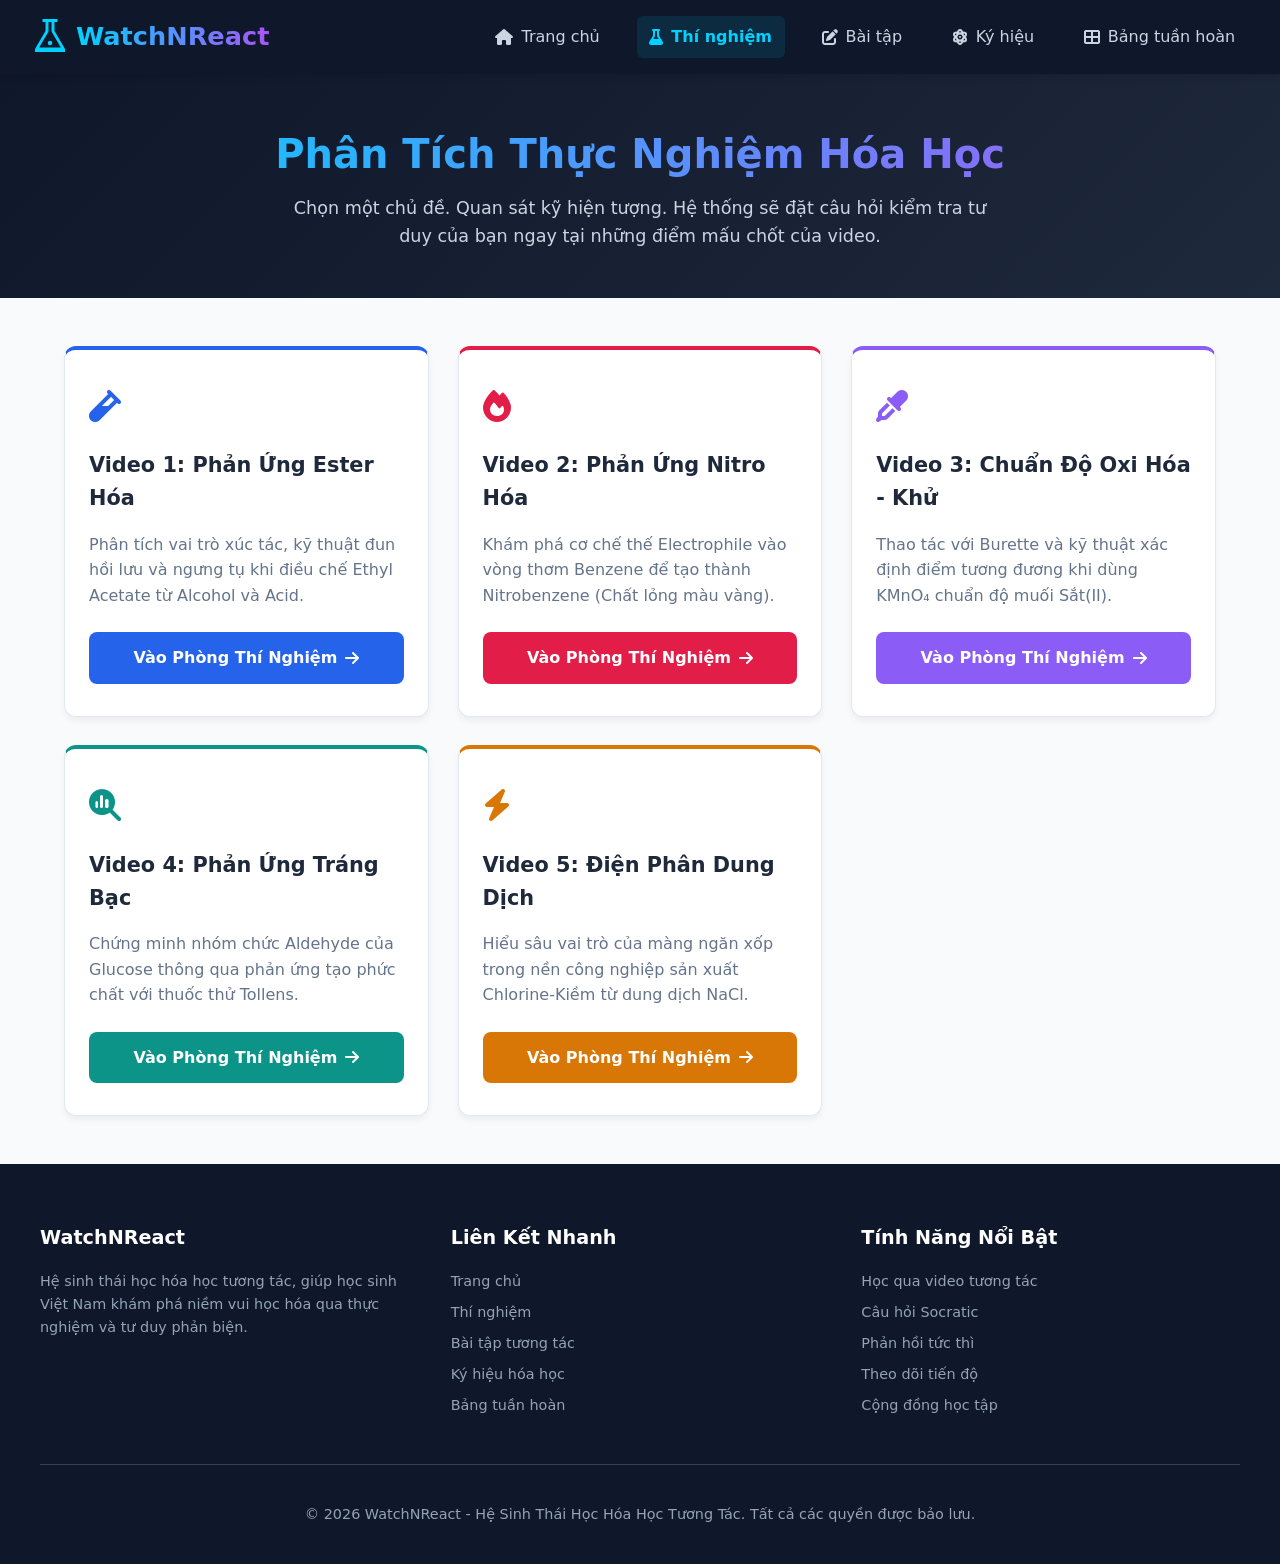
<file: experiment.html>
<!DOCTYPE html>
<html lang="vi">
<head>
    <meta charset="UTF-8">
    <meta name="viewport" content="width=device-width, initial-scale=1.0">
    <title>WatchNReact - Danh Sách Thí Nghiệm</title>
    <link rel="stylesheet" href="https://cdnjs.cloudflare.com/ajax/libs/font-awesome/6.4.0/css/all.min.css">
    <style>
        /* --- CSS ĐỒNG BỘ TOÀN HỆ THỐNG --- */
        :root {
            --primary: #2563eb; --primary-hover: #1d4ed8;
            --secondary: #7c3aed; --secondary-hover: #6d28d9;
            --accent: #00d2ff; --accent-hover: #00b8e6;
            --success: #16a34a; --danger: #dc2626;
            --warning: #f59e0b;
            --bg: #f8fafc; --card-bg: #ffffff;
            --text: #1e293b; --text-muted: #64748b;
            --border: #e2e8f0; --surface: #f1f5f9;
            --gradient-start: #2563eb; --gradient-end: #00d2ff;
            --dark-bg: #0f172a;
        }

        body { 
            font-family: 'Segoe UI', system-ui, sans-serif; 
            font-size: 16px; 
            background-color: var(--bg); 
            color: var(--text); 
            line-height: 1.6; 
            margin: 0; 
            padding: 0; 
            display: flex; 
            flex-direction: column; 
            min-height: 100vh;
        }

        /* Navigation */
        nav { 
            background: var(--dark-bg); 
            padding: 1rem 2rem; 
            display: flex; 
            justify-content: space-between; 
            align-items: center; 
            flex-wrap: wrap; 
            gap: 1rem;
            position: sticky;
            top: 0;
            z-index: 100;
            box-shadow: 0 4px 6px rgba(0, 0, 0, 0.1);
        }

        .logo { color: white; text-decoration: none; font-size: 1.6rem; font-weight: bold; display: flex; align-items: center; gap: 0.5rem; }
        .logo svg { width: 36px; height: 36px; fill: var(--accent); }
        .logo-text { background: linear-gradient(to right, var(--accent), #a855f7); -webkit-background-clip: text; background-clip: text; color: transparent; font-weight: 800; }
        .nav-links { display: flex; gap: 1.5rem; flex-wrap: wrap; }
        .nav-links a { color: #cbd5e1; text-decoration: none; font-size: 1rem; transition: 0.2s; padding: 0.5rem 0.8rem; border-radius: 6px; display: flex; align-items: center; gap: 0.5rem; }
        .nav-links a:hover, .nav-links a.active { color: var(--accent); font-weight: 600; background-color: rgba(0, 210, 255, 0.1); }

        /* Page Header */
        .page-header {
            background: linear-gradient(135deg, var(--dark-bg) 0%, #1e293b 100%);
            color: white;
            padding: 3rem 1rem;
            text-align: center;
        }

        .page-header h1 {
            font-size: 2.5rem;
            margin-top: 0;
            margin-bottom: 0.5rem;
            background: linear-gradient(to right, var(--accent), #a855f7);
            -webkit-background-clip: text; background-clip: text; color: transparent;
        }

        .page-header p { color: #cbd5e1; font-size: 1.1rem; max-width: 700px; margin: 0 auto; }

        /* Main Content */
        main { 
            max-width: 1200px; 
            margin: 0 auto; 
            padding: 3rem 1.5rem; 
            flex: 1; 
            width: 100%;
            box-sizing: border-box;
        }

        /* Grid Layout */
        .experiments-grid {
            display: grid; 
            grid-template-columns: repeat(auto-fit, minmax(320px, 1fr)); 
            gap: 1.8rem;
        }

        /* Cards */
        .card { 
            background: var(--card-bg); 
            border: 1px solid var(--border); 
            border-radius: 12px; 
            padding: 2rem 1.5rem; 
            transition: transform 0.3s ease, box-shadow 0.3s ease; 
            display: flex; 
            flex-direction: column; 
            justify-content: space-between;
            box-shadow: 0 4px 6px rgba(0,0,0,0.05);
            border-top-width: 4px;
            border-top-style: solid;
        }
        
        .card:hover { 
            transform: translateY(-5px); 
            box-shadow: 0 12px 20px rgba(0,0,0,0.1); 
        }

        .card-icon {
            font-size: 2rem;
            margin-bottom: 1rem;
        }

        .card h2 { 
            font-size: 1.3rem; 
            margin-top: 0; 
            margin-bottom: 0.5rem;
            color: var(--text); 
        }
        
        .card p { 
            color: var(--text-muted); 
            font-size: 1rem; 
            margin-bottom: 1.5rem;
        }

        /* Buttons */
        .btn { 
            display: inline-flex; 
            align-items: center;
            justify-content: center;
            gap: 0.5rem;
            color: white; 
            text-decoration: none; 
            border: none; 
            padding: 0.8rem 1.2rem; 
            border-radius: 8px; 
            font-weight: 600; 
            cursor: pointer; 
            transition: 0.3s; 
            font-size: 1rem; 
            width: 100%;
            box-sizing: border-box;
        }
        
        .btn:hover { filter: brightness(1.1); transform: translateY(-2px); }

        /* Footer */
        footer { background: var(--dark-bg); color: #94a3b8; padding: 2.5rem 1rem 1.5rem; margin-top: auto; font-size: 0.9rem; }
        .footer-content { max-width: 1200px; margin: 0 auto; display: grid; grid-template-columns: repeat(auto-fit, minmax(250px, 1fr)); gap: 2rem; margin-bottom: 2rem; }
        .footer-section h3 { color: white; font-size: 1.2rem; margin-bottom: 1rem; }
        .footer-links { list-style: none; padding: 0; }
        .footer-links li { margin-bottom: 0.5rem; }
        .footer-links a { color: #94a3b8; text-decoration: none; transition: 0.2s; }
        .footer-links a:hover { color: var(--accent); }
        .copyright { text-align: center; padding-top: 1.5rem; border-top: 1px solid #334155; max-width: 1200px; margin: 0 auto; }
    </style>
</head>
<body>
    <nav>
        <a href="index.html" class="logo">
            <svg viewBox="0 0 24 24"><path d="M9 2L9 8L2 20L2 22L22 22L22 20L15 8L15 2L17 2L17 0L7 0L7 2L9 2ZM11 2L13 2L13 8.3L19.2 19L4.8 19L11 8.3L11 2Z"></path><circle cx="12" cy="16" r="1.5"></circle></svg>
            <span class="logo-text">WatchNReact</span>
        </a>
        <div class="nav-links">
            <a href="index.html"><i class="fas fa-home"></i> Trang chủ</a>
            <a href="experiment.html" class="active"><i class="fas fa-flask"></i> Thí nghiệm</a>
            <a href="exercise.html"><i class="fas fa-pen-to-square"></i> Bài tập</a>
            <a href="symbols.html"><i class="fas fa-atom"></i> Ký hiệu</a>
            <a href="periodic.html"><i class="fas fa-table-cells-large"></i> Bảng tuần hoàn</a>
        </div>
    </nav>

    <header class="page-header">
        <h1>Phân Tích Thực Nghiệm Hóa Học</h1>
        <p>Chọn một chủ đề. Quan sát kỹ hiện tượng. Hệ thống sẽ đặt câu hỏi kiểm tra tư duy của bạn ngay tại những điểm mấu chốt của video.</p>
    </header>

    <main>
        <div class="experiments-grid">
            <div class="card" style="border-top-color: #2563eb;">
                <div>
                    <div class="card-icon" style="color: #2563eb;"><i class="fas fa-vial"></i></div>
                    <h2>Video 1: Phản Ứng Ester Hóa</h2>
                    <p>Phân tích vai trò xúc tác, kỹ thuật đun hồi lưu và ngưng tụ khi điều chế Ethyl Acetate từ Alcohol và Acid.</p>
                </div>
                <a href="ester.html" class="btn" style="background-color: #2563eb;">
                    Vào Phòng Thí Nghiệm <i class="fas fa-arrow-right"></i>
                </a>
            </div>

            <div class="card" style="border-top-color: #e11d48;">
                <div>
                    <div class="card-icon" style="color: #e11d48;"><i class="fas fa-fire"></i></div>
                    <h2>Video 2: Phản Ứng Nitro Hóa</h2>
                    <p>Khám phá cơ chế thế Electrophile vào vòng thơm Benzene để tạo thành Nitrobenzene (Chất lỏng màu vàng).</p>
                </div>
                <a href="nitro.html" class="btn" style="background-color: #e11d48;">
                    Vào Phòng Thí Nghiệm <i class="fas fa-arrow-right"></i>
                </a>
            </div>

            <div class="card" style="border-top-color: #8b5cf6;">
                <div>
                    <div class="card-icon" style="color: #8b5cf6;"><i class="fas fa-eye-dropper"></i></div>
                    <h2>Video 3: Chuẩn Độ Oxi Hóa - Khử</h2>
                    <p>Thao tác với Burette và kỹ thuật xác định điểm tương đương khi dùng KMnO₄ chuẩn độ muối Sắt(II).</p>
                </div>
                <a href="titration.html" class="btn" style="background-color: #8b5cf6;">
                    Vào Phòng Thí Nghiệm <i class="fas fa-arrow-right"></i>
                </a>
            </div>

            <div class="card" style="border-top-color: #0d9488;">
                <div>
                    <div class="card-icon" style="color: #0d9488;"><i class="fas fa-magnifying-glass-chart"></i></div>
                    <h2>Video 4: Phản Ứng Tráng Bạc</h2>
                    <p>Chứng minh nhóm chức Aldehyde của Glucose thông qua phản ứng tạo phức chất với thuốc thử Tollens.</p>
                </div>
                <a href="carbohydrate.html" class="btn" style="background-color: #0d9488;">
                    Vào Phòng Thí Nghiệm <i class="fas fa-arrow-right"></i>
                </a>
            </div>

            <div class="card" style="border-top-color: #d97706;">
                <div>
                    <div class="card-icon" style="color: #d97706;"><i class="fas fa-bolt"></i></div>
                    <h2>Video 5: Điện Phân Dung Dịch</h2>
                    <p>Hiểu sâu vai trò của màng ngăn xốp trong nền công nghiệp sản xuất Chlorine-Kiềm từ dung dịch NaCl.</p>
                </div>
                <a href="electrolysis.html" class="btn" style="background-color: #d97706;">
                    Vào Phòng Thí Nghiệm <i class="fas fa-arrow-right"></i>
                </a>
            </div>
        </div>
    </main>

    <footer>
        <div class="footer-content">
            <div class="footer-section">
                <h3>WatchNReact</h3>
                <p>Hệ sinh thái học hóa học tương tác, giúp học sinh Việt Nam khám phá niềm vui học hóa qua thực nghiệm và tư duy phản biện.</p>
            </div>
            <div class="footer-section">
                <h3>Liên Kết Nhanh</h3>
                <ul class="footer-links">
                    <li><a href="index.html">Trang chủ</a></li>
                    <li><a href="experiment.html">Thí nghiệm</a></li>
                    <li><a href="exercise.html">Bài tập tương tác</a></li>
                    <li><a href="symbols.html">Ký hiệu hóa học</a></li>
                    <li><a href="periodic.html">Bảng tuần hoàn</a></li>
                </ul>
            </div>
            <div class="footer-section">
                <h3>Tính Năng Nổi Bật</h3>
                <ul class="footer-links">
                    <li><a href="#">Học qua video tương tác</a></li>
                    <li><a href="#">Câu hỏi Socratic</a></li>
                    <li><a href="#">Phản hồi tức thì</a></li>
                    <li><a href="#">Theo dõi tiến độ</a></li>
                    <li><a href="#">Cộng đồng học tập</a></li>
                </ul>
            </div>
        </div>
        <div class="copyright">
            <p>&copy; 2026 WatchNReact - Hệ Sinh Thái Học Hóa Học Tương Tác. Tất cả các quyền được bảo lưu.</p>
        </div>
    </footer>
</body>
</html>
</file>
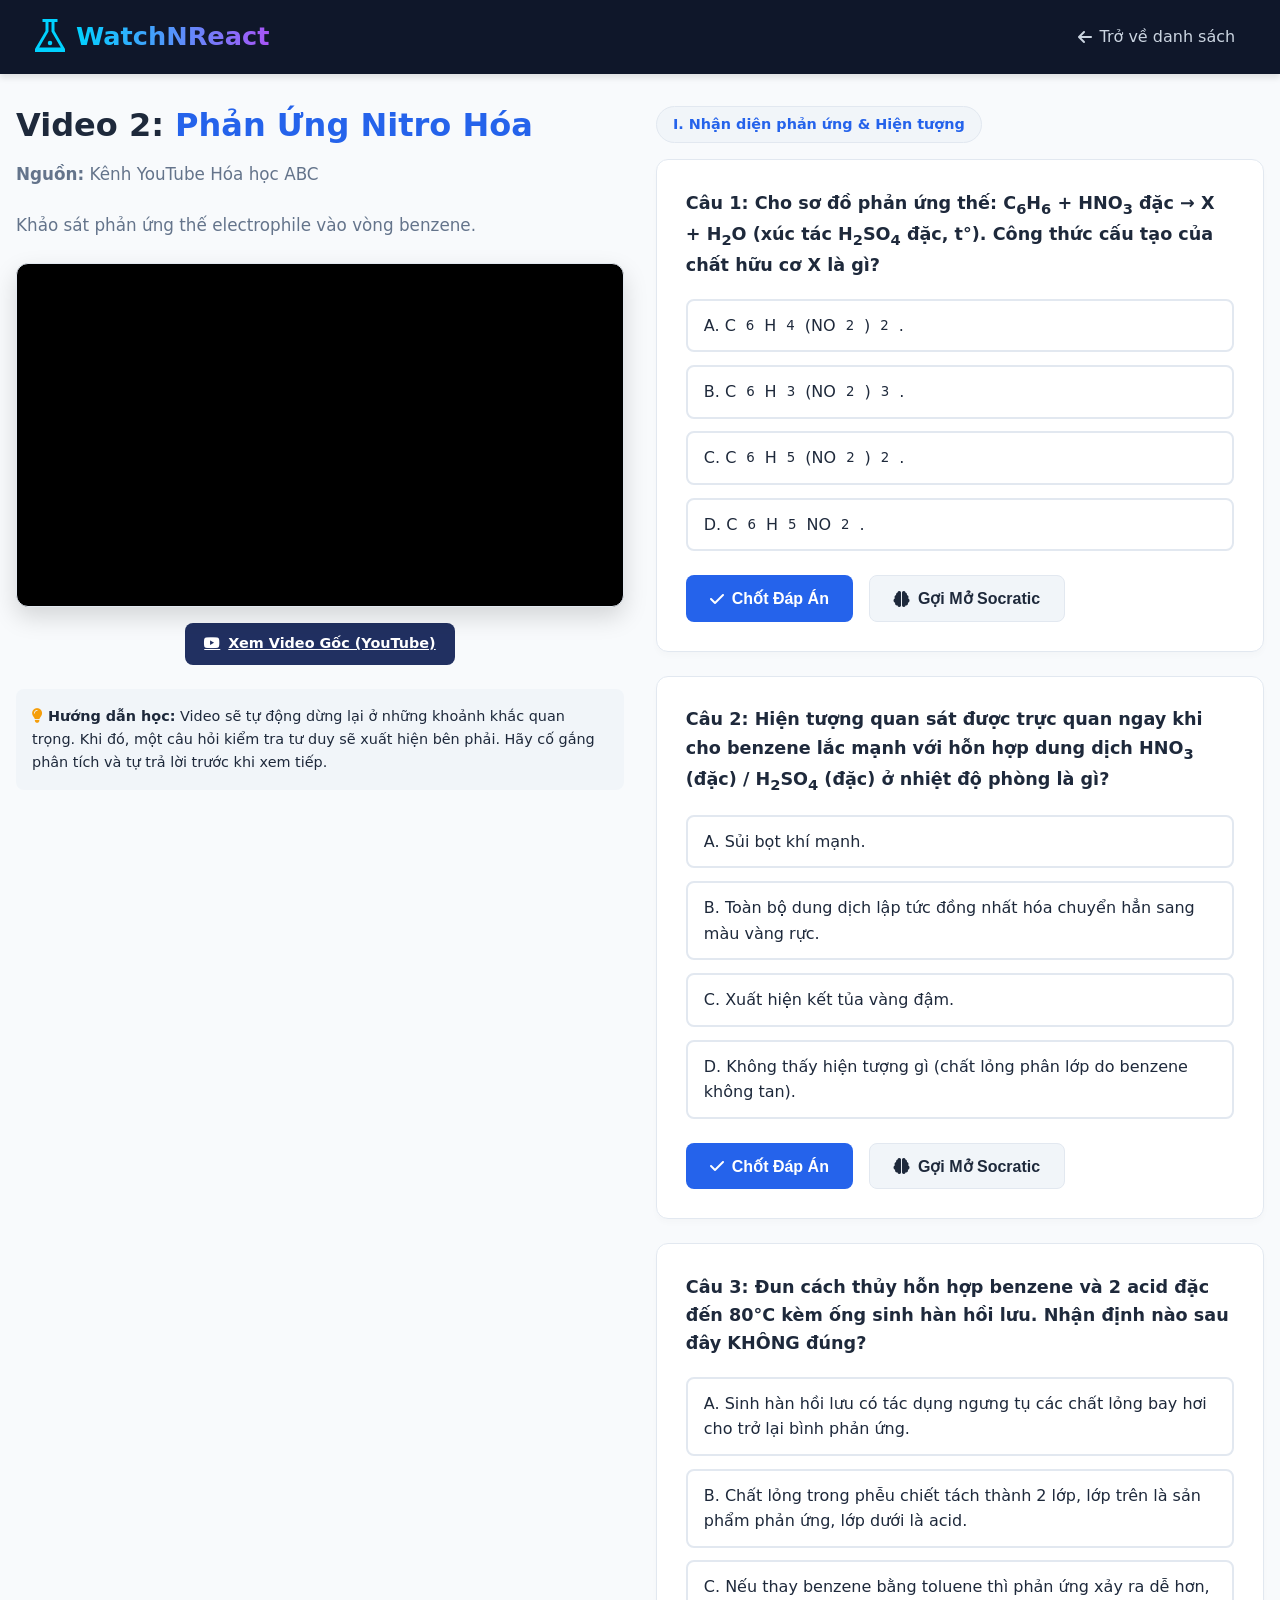
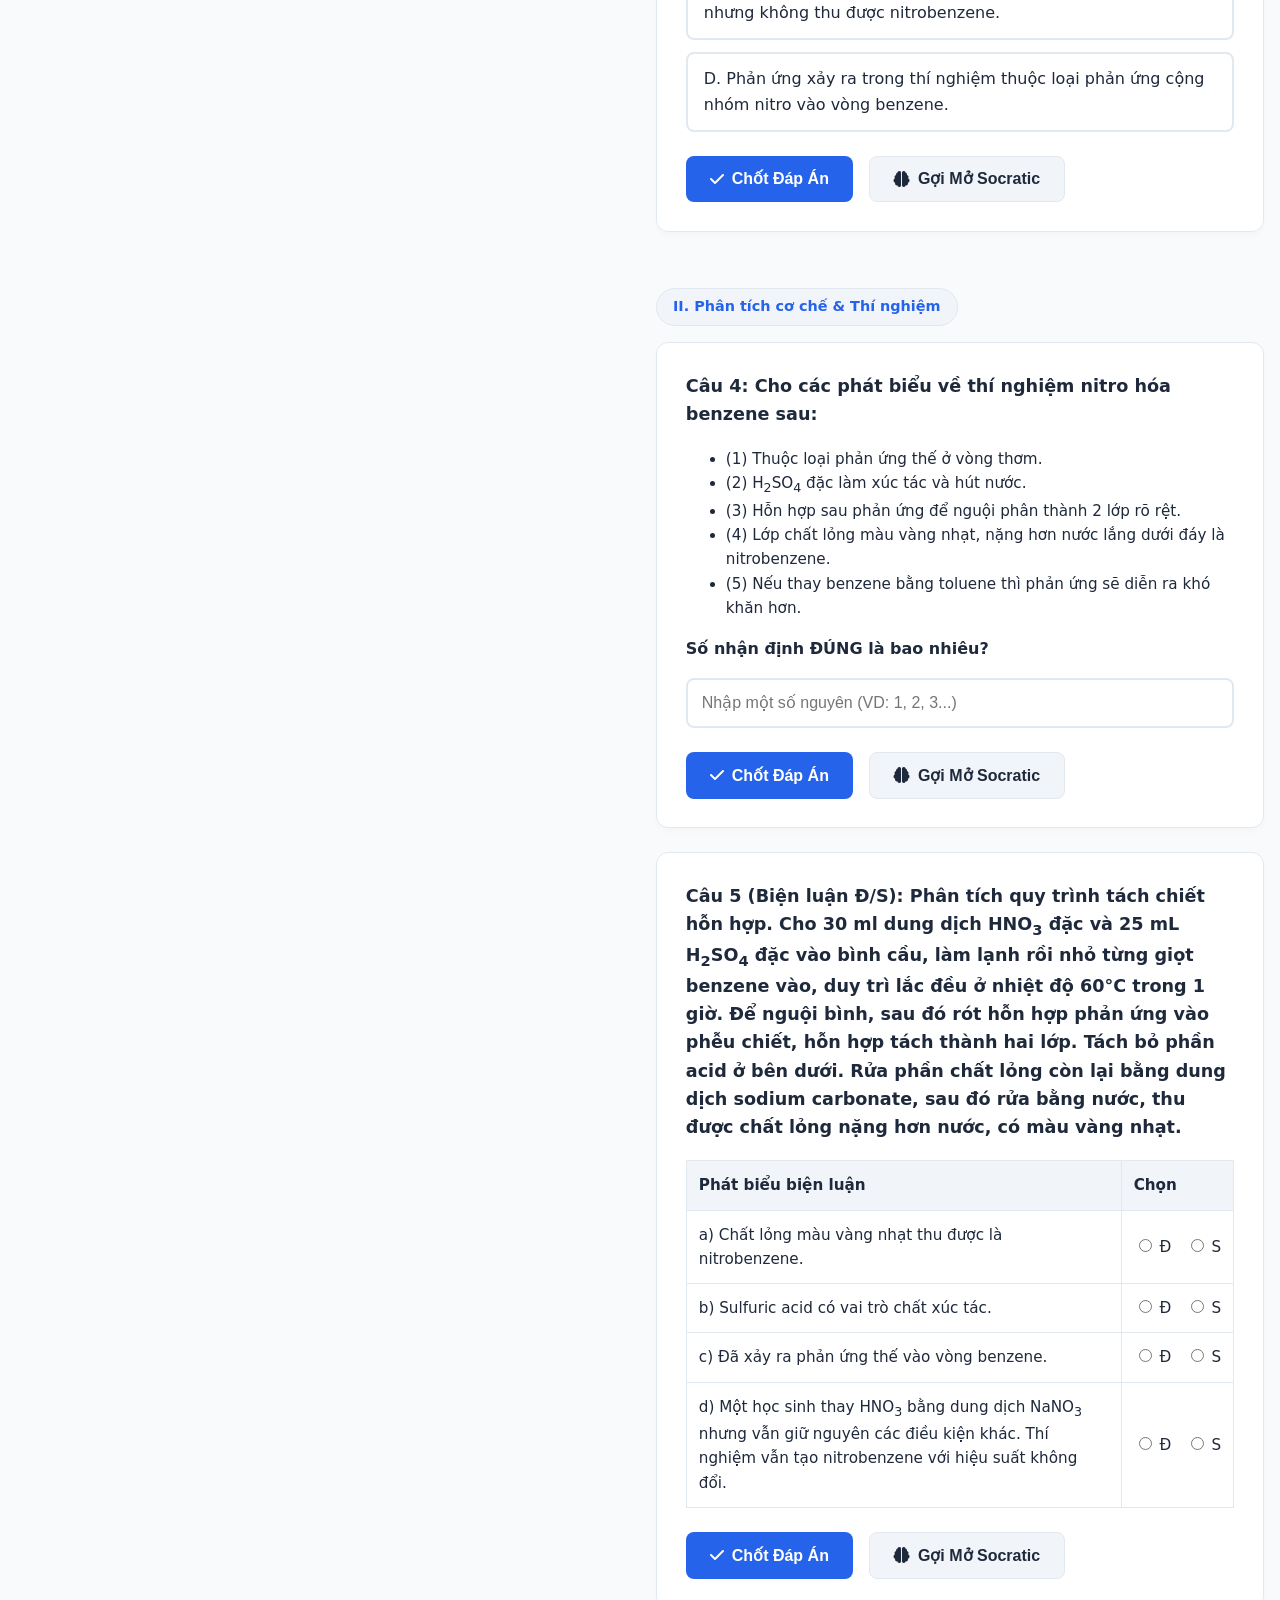
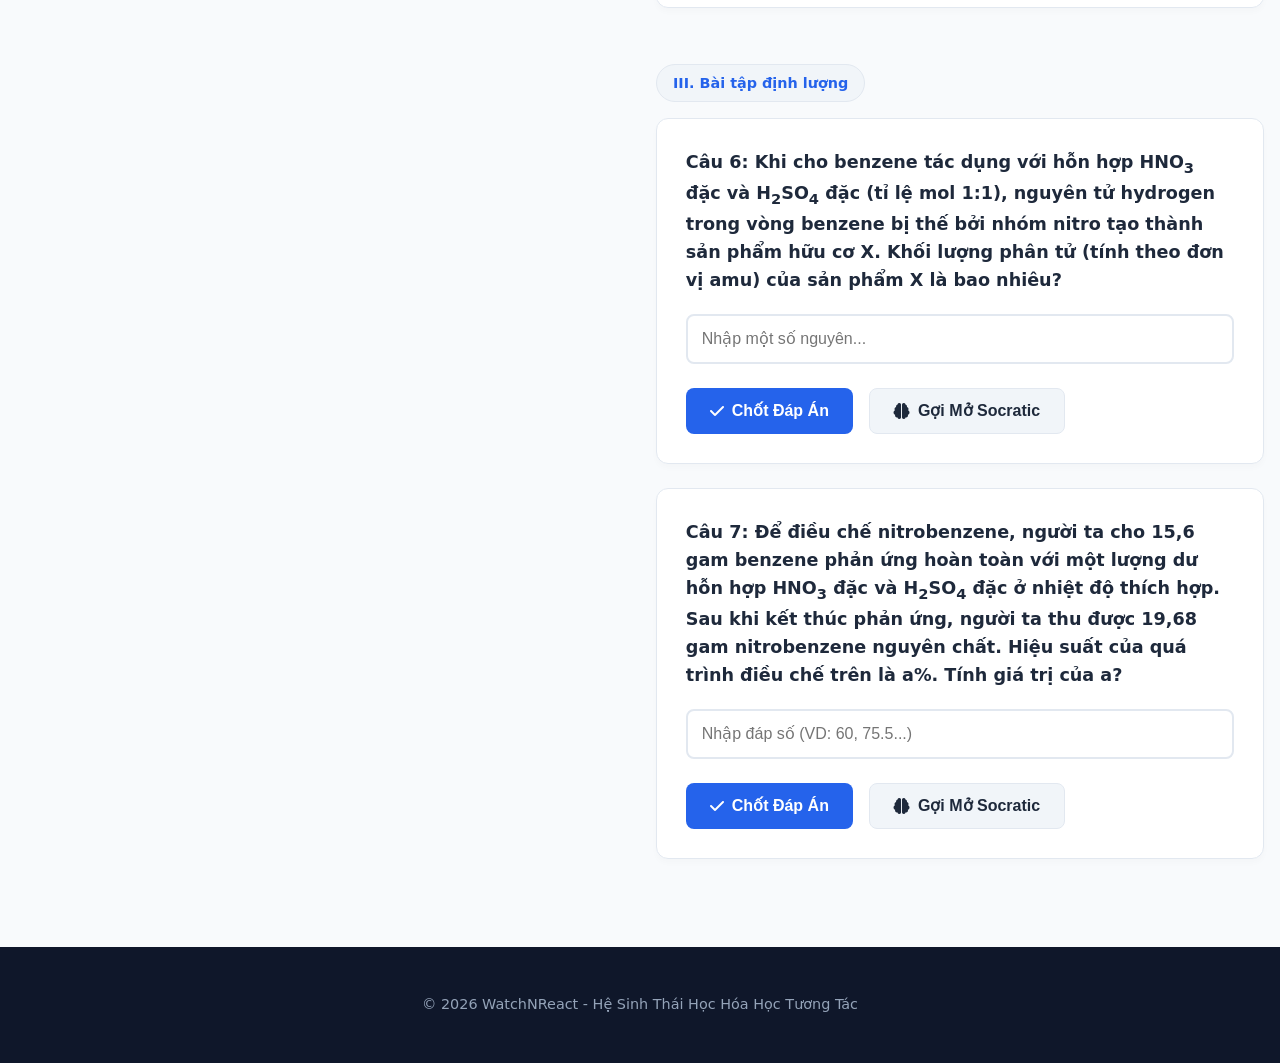
<file: nitro.html>
<!DOCTYPE html>
<html lang="vi">
<head>
    <meta charset="UTF-8">
    <meta name="viewport" content="width=device-width, initial-scale=1.0">
    <title>WatchNReact - Phản ứng Nitro hóa</title>
    <link rel="stylesheet" href="https://cdnjs.cloudflare.com/ajax/libs/font-awesome/6.4.0/css/all.min.css">
    <style>
        /* --- CSS ĐỒNG BỘ TOÀN HỆ THỐNG --- */
        :root {
            --primary: #2563eb; --primary-hover: #1d4ed8;
            --secondary: #7c3aed; --secondary-hover: #6d28d9;
            --accent: #00d2ff; --accent-hover: #00b8e6;
            --success: #16a34a; --danger: #dc2626;
            --warning: #f59e0b;
            --bg: #f8fafc; --card-bg: #ffffff;
            --text: #1e293b; --text-muted: #64748b;
            --border: #e2e8f0; --surface: #f1f5f9;
            --dark-bg: #0f172a;
        }

        body { 
            font-family: 'Segoe UI', system-ui, sans-serif; 
            font-size: 16px; 
            background-color: var(--bg); 
            color: var(--text); 
            line-height: 1.6; 
            margin: 0; 
            padding: 0; 
            display: flex; 
            flex-direction: column; 
            min-height: 100vh;
            scroll-behavior: smooth;
        }

        /* Navigation */
        nav { 
            background: var(--dark-bg); 
            padding: 1rem 2rem; 
            display: flex; 
            justify-content: space-between; 
            align-items: center; 
            flex-wrap: wrap; 
            gap: 1rem;
            position: sticky;
            top: 0;
            z-index: 100;
            box-shadow: 0 4px 6px rgba(0, 0, 0, 0.1);
        }

        .logo { color: white; text-decoration: none; font-size: 1.6rem; font-weight: bold; display: flex; align-items: center; gap: 0.5rem; }
        .logo svg { width: 36px; height: 36px; fill: var(--accent); }
        .logo-text { background: linear-gradient(to right, var(--accent), #a855f7); -webkit-background-clip: text; background-clip: text; color: transparent; font-weight: 800; }
        .nav-links { display: flex; gap: 1.5rem; flex-wrap: wrap; }
        .nav-links a { color: #cbd5e1; text-decoration: none; font-size: 1rem; transition: 0.2s; padding: 0.5rem 0.8rem; border-radius: 6px; display: flex; align-items: center; gap: 0.5rem; }
        .nav-links a:hover, .nav-links a.active { color: var(--accent); font-weight: 600; background-color: rgba(0, 210, 255, 0.1); }

        /* Main Container Layout */
        .layout-container {
            max-width: 1300px;
            margin: 0 auto;
            padding: 2rem 1rem;
            display: grid;
            grid-template-columns: 1fr 1fr;
            gap: 2rem;
            flex: 1;
        }

        @media (max-width: 992px) {
            .layout-container { grid-template-columns: 1fr; }
        }

        /* Left Column: Video & Header */
        .video-section { position: sticky; top: 90px; height: fit-content; }
        .page-title { color: var(--text); font-size: 2rem; margin: 0 0 0.5rem 0; line-height: 1.2; }
        .page-title span { color: var(--primary); }
        .page-subtitle { color: var(--text-muted); margin-bottom: 1.5rem; font-size: 1.05rem; }
        
        .video-wrapper {
            background: #000;
            border-radius: 12px;
            overflow: hidden;
            box-shadow: 0 10px 25px rgba(0,0,0,0.15);
            border: 1px solid var(--border);
            position: relative;
        }
        
        video { width: 100%; display: block; }

        .video-overlay-msg {
            position: absolute; top: 0; left: 0; right: 0; bottom: 0;
            background: rgba(15, 23, 42, 0.8); color: white;
            display: flex; flex-direction: column; align-items: center; justify-content: center;
            opacity: 0; pointer-events: none; transition: 0.3s; z-index: 10;
        }
        .video-overlay-msg.active { opacity: 1; pointer-events: auto; }
        .video-overlay-msg h3 { margin: 0 0 1rem 0; color: var(--accent); font-size: 1.5rem; }

        /* Right Column: Interactive Questions */
        .questions-section { padding-bottom: 2rem; }
        
        .section-tag {
            display: inline-block; background: var(--surface); color: var(--primary);
            padding: 0.4rem 1rem; border-radius: 50px; font-weight: bold; font-size: 0.9rem;
            margin: 2rem 0 1rem 0; border: 1px solid var(--border);
        }
        .section-tag:first-child { margin-top: 0; }

        .card { 
            background: var(--card-bg); border: 1px solid var(--border); 
            border-radius: 12px; padding: 1.8rem; margin-bottom: 1.5rem; 
            box-shadow: 0 4px 6px rgba(0,0,0,0.02); transition: all 0.3s ease;
            position: relative; overflow: hidden;
        }

        .card.active-question {
            border-color: var(--accent);
            box-shadow: 0 0 0 4px rgba(0, 210, 255, 0.15);
            transform: translateX(-5px);
        }

        .card.active-question::before {
            content: ''; position: absolute; left: 0; top: 0; bottom: 0;
            width: 5px; background: var(--accent);
        }

        .question-text { font-weight: 600; font-size: 1.1rem; margin-bottom: 1.2rem; display: block; color: var(--text); }
        
        /* Multiple Choice Options */
        .options { display: flex; flex-direction: column; gap: 0.8rem; margin-bottom: 1.5rem;}
        .option { 
            padding: 12px 16px; border: 2px solid var(--border); border-radius: 8px; 
            cursor: pointer; transition: 0.2s; font-size: 1rem; background: var(--card-bg); 
            display: flex; align-items: center; gap: 10px;
        }
        .option:hover { border-color: #cbd5e1; background: var(--surface); }
        .option.selected { border-color: var(--primary); background: #eff6ff; font-weight: 500; }
        .option.selected::before { content: '\f058'; font-family: 'Font Awesome 6 Free'; font-weight: 900; color: var(--primary); }

        /* Inputs */
        input[type="text"] { 
            width: 100%; padding: 14px; border: 2px solid var(--border); border-radius: 8px; 
            font-size: 1rem; outline: none; transition: 0.2s; margin-bottom: 1.5rem; box-sizing: border-box;
        }
        input[type="text"]:focus { border-color: var(--primary); }

        /* True/False Tables */
        table { width: 100%; border-collapse: collapse; margin-bottom: 1.5rem; font-size: 0.95rem; }
        th, td { border: 1px solid var(--border); padding: 12px; text-align: left; }
        th { background: var(--surface); font-weight: 600; color: var(--text); }
        td:nth-child(2) { white-space: nowrap; text-align: center;}

        /* Buttons & Feedback */
        .btn-group { display: flex; gap: 1rem; flex-wrap: wrap; }
        .btn { 
            display: inline-flex; align-items: center; justify-content: center; gap: 0.5rem;
            background: var(--primary); color: white; border: none; padding: 0.8rem 1.5rem; 
            border-radius: 8px; font-weight: 600; cursor: pointer; font-size: 1rem; transition: 0.2s; 
        }
        .btn:hover { background: var(--primary-hover); transform: translateY(-2px); }
        .btn-hint { background: var(--surface); color: var(--text); border: 1px solid var(--border); }
        .btn-hint:hover { background: #e2e8f0; color: var(--warning); transform: translateY(-2px); }

        .socratic-hint {
            display: none; background: #fffbeb; border-left: 4px solid var(--warning);
            padding: 1rem; margin-top: 1rem; border-radius: 0 8px 8px 0; font-size: 0.95rem; color: #92400e; margin-bottom: 1.5rem;
        }

        .feedback { 
            display: none; margin-top: 1.5rem; padding: 1.2rem; 
            border-radius: 8px; font-size: 0.95rem; line-height: 1.6; 
        }
        .feedback.correct { background: #f0fdf4; color: #166534; border: 1px solid #bbf7d0; }
        .feedback.wrong { background: #fef2f2; color: #991b1b; border: 1px solid #fecaca; }

        /* Footer */
        footer { background: var(--dark-bg); color: #94a3b8; padding: 2rem 1rem; text-align: center; font-size: 0.9rem; margin-top: auto; }
    </style>
</head>
<body>
    <nav>
        <a href="index.html" class="logo">
            <svg viewBox="0 0 24 24"><path d="M9 2L9 8L2 20L2 22L22 22L22 20L15 8L15 2L17 2L17 0L7 0L7 2L9 2ZM11 2L13 2L13 8.3L19.2 19L4.8 19L11 8.3L11 2Z"></path><circle cx="12" cy="16" r="1.5"></circle></svg>
            <span class="logo-text">WatchNReact</span>
        </a>
        <div class="nav-links">
            <a href="experiment.html"><i class="fas fa-arrow-left"></i> Trở về danh sách</a>
        </div>
    </nav>

    <div class="layout-container">
        <div class="video-section">
            <h1 class="page-title">Video 2: <span>Phản Ứng Nitro Hóa</span></h1>
            <p class="page-subtitle"><b>Nguồn:</b> Kênh YouTube Hóa học ABC</p>
            <p class="page-subtitle">Khảo sát phản ứng thế electrophile vào vòng benzene.</p>
            
          <div class="video-wrapper" style="position: relative; padding-bottom: 56.25%; height: 0; overflow: hidden; border-radius: 12px;">
    <iframe id="mainVideo" 
            style="position: absolute; top: 0; left: 0; width: 100%; height: 100%; border: none;" 
            src="https://www.youtube.com/embed/XbGIzzYkNvc?enablejsapi=1&rel=0" 
            title="YouTube video player" 
            allow="accelerometer; autoplay; clipboard-write; encrypted-media; gyroscope; picture-in-picture; web-share" 
            allowfullscreen>
    </iframe>
    
    <div class="video-overlay-msg" id="videoOverlay">
        <h3><i class="fas fa-pause-circle"></i> Video Tạm Dừng</h3>
        <p>Hãy trả lời câu hỏi đang sáng lên bên phải để tiếp tục tư duy nhé!</p>
        <button class="btn" style="margin-top: 1rem;" onclick="resumeVideo()"><i class="fas fa-play"></i> Bỏ qua & Xem tiếp</button>
    </div>
</div>

<div style="margin-top: 1rem; text-align: center;">
    <a href="https://www.youtube.com/watch?v=XbGIzzYkNvc" target="_blank" class="btn" style="background: #213061; padding: 0.6rem 1.2rem; font-size: 0.9rem;">
        <i class="fab fa-youtube"></i> Xem Video Gốc (YouTube)
    </a>
</div>  
            
            <div style="margin-top: 1.5rem; padding: 1rem; background: var(--surface); border-radius: 8px; font-size: 0.9rem;">
                <strong><i class="fas fa-lightbulb" style="color: var(--warning);"></i> Hướng dẫn học:</strong> 
                Video sẽ tự động dừng lại ở những khoảnh khắc quan trọng. Khi đó, một câu hỏi kiểm tra tư duy sẽ xuất hiện bên phải. Hãy cố gắng phân tích và tự trả lời trước khi xem tiếp.
            </div>
        </div>

        <div class="questions-section">
            <div class="section-tag">I. Nhận diện phản ứng & Hiện tượng</div>
            
            <div class="card" id="q-mcq1" data-time="15">
                <span class="question-text">Câu 1: Cho sơ đồ phản ứng thế: C<sub>6</sub>H<sub>6</sub> + HNO<sub>3</sub> đặc &#8594; X + H<sub>2</sub>O (xúc tác H<sub>2</sub>SO<sub>4</sub> đặc, t°). Công thức cấu tạo của chất hữu cơ X là gì?</span>
                <div class="options">
                    <div class="option" data-value="A" onclick="selectOpt(this)">A. C<sub>6</sub>H<sub>4</sub>(NO<sub>2</sub>)<sub>2</sub>.</div>
                    <div class="option" data-value="B" onclick="selectOpt(this)">B. C<sub>6</sub>H<sub>3</sub>(NO<sub>2</sub>)<sub>3</sub>.</div>
                    <div class="option" data-value="C" onclick="selectOpt(this)">C. C<sub>6</sub>H<sub>5</sub>(NO<sub>2</sub>)<sub>2</sub>.</div>
                    <div class="option" data-value="D" onclick="selectOpt(this)">D. C<sub>6</sub>H<sub>5</sub>NO<sub>2</sub>.</div>
                </div>
                <div class="socratic-hint" id="hint-mcq1"><strong>💡 Câu hỏi gợi mở:</strong> Hãy nhìn vào tên phản ứng là "nitro hóa". Nhóm chức nitro là -NO<sub>2</sub>. Khi thay thế 1 nguyên tử H trên vòng benzene (C<sub>6</sub>H<sub>6</sub>) bằng 1 nhóm -NO<sub>2</sub>, công thức phân tử mới sẽ là gì?</div>
                <div class="btn-group">
                    <button class="btn" onclick="checkMCQ('q-mcq1', 'D', 'Benzene tác dụng với hỗn hợp HNO3 đặc và H2SO4 đặc sinh ra nitrobenzene (C6H5NO2) do 1 nguyên tử H trên vòng thơm bị thay thế bởi 1 nhóm thế -NO2.')"><i class="fas fa-check"></i> Chốt Đáp Án</button>
                    <button class="btn btn-hint" onclick="toggleHint('hint-mcq1')"><i class="fas fa-brain"></i> Gợi Mở Socratic</button>
                </div>
                <div class="feedback"></div>
            </div>

            <div class="card" id="q-mcq2" data-time="45">
                <span class="question-text">Câu 2: Hiện tượng quan sát được trực quan ngay khi cho benzene lắc mạnh với hỗn hợp dung dịch HNO<sub>3</sub> (đặc) / H<sub>2</sub>SO<sub>4</sub> (đặc) ở nhiệt độ phòng là gì?</span>
                <div class="options">
                    <div class="option" data-value="A" onclick="selectOpt(this)">A. Sủi bọt khí mạnh.</div>
                    <div class="option" data-value="B" onclick="selectOpt(this)">B. Toàn bộ dung dịch lập tức đồng nhất hóa chuyển hẳn sang màu vàng rực.</div>
                    <div class="option" data-value="C" onclick="selectOpt(this)">C. Xuất hiện kết tủa vàng đậm.</div>
                    <div class="option" data-value="D" onclick="selectOpt(this)">D. Không thấy hiện tượng gì (chất lỏng phân lớp do benzene không tan).</div>
                </div>
                <div class="socratic-hint" id="hint-mcq2"><strong>💡 Câu hỏi gợi mở:</strong> Benzene là một hydrocarbon không phân cực, nhẹ hơn nước và không tan trong nước cũng như các dung dịch acid vô cơ phân cực. Vậy khi vừa mới cho vào (nhiệt độ thường), chúng có hòa lẫn và phản ứng mạnh với nhau ngay lập tức hay không?</div>
                <div class="btn-group">
                    <button class="btn" onclick="checkMCQ('q-mcq2', 'D', 'Benzene không phân cực nên không tan trong hỗn hợp acid vô cơ. Do nhẹ hơn, benzene sẽ nổi lên trên tạo thành hiện tượng phân lớp rõ rệt. Cần phải có tác động đun nóng (thủy nhiệt 60°C) và khuấy đều thì phản ứng mới xảy ra đáng kể.')"><i class="fas fa-check"></i> Chốt Đáp Án</button>
                    <button class="btn btn-hint" onclick="toggleHint('hint-mcq2')"><i class="fas fa-brain"></i> Gợi Mở Socratic</button>
                </div>
                <div class="feedback"></div>
            </div>

            <div class="card" id="q-mcq3" data-time="90">
                <span class="question-text">Câu 3: Đun cách thủy hỗn hợp benzene và 2 acid đặc đến 80°C kèm ống sinh hàn hồi lưu. Nhận định nào sau đây <b>KHÔNG</b> đúng?</span>
                <div class="options">
                    <div class="option" data-value="A" onclick="selectOpt(this)">A. Sinh hàn hồi lưu có tác dụng ngưng tụ các chất lỏng bay hơi cho trở lại bình phản ứng.</div>
                    <div class="option" data-value="B" onclick="selectOpt(this)">B. Chất lỏng trong phễu chiết tách thành 2 lớp, lớp trên là sản phẩm phản ứng, lớp dưới là acid.</div>
                    <div class="option" data-value="C" onclick="selectOpt(this)">C. Nếu thay benzene bằng toluene thì phản ứng xảy ra dễ hơn, nhưng không thu được nitrobenzene.</div>
                    <div class="option" data-value="D" onclick="selectOpt(this)">D. Phản ứng xảy ra trong thí nghiệm thuộc loại phản ứng cộng nhóm nitro vào vòng benzene.</div>
                </div>
                <div class="socratic-hint" id="hint-mcq3"><strong>💡 Câu hỏi gợi mở:</strong> Nhóm -NO<sub>2</sub> đã lấy chỗ của một nguyên tử H trên vòng thơm để tạo ra sản phẩm, trong khi hệ liên hợp thơm của vòng benzene (3 liên kết pi xen kẽ) vẫn được bảo toàn nguyên vẹn. Quá trình "đổi chỗ" này được gọi là phản ứng "thế" hay "cộng"?</div>
                <div class="btn-group">
                    <button class="btn" onclick="checkMCQ('q-mcq3', 'D', 'Nhận định D sai vì phản ứng giữa benzene và hỗn hợp HNO3/H2SO4 đặc là phản ứng THẾ ELECTROPHILE vào vòng thơm, không phải phản ứng cộng. Cấu trúc hệ thơm của benzene được bảo toàn.')"><i class="fas fa-check"></i> Chốt Đáp Án</button>
                    <button class="btn btn-hint" onclick="toggleHint('hint-mcq3')"><i class="fas fa-brain"></i> Gợi Mở Socratic</button>
                </div>
                <div class="feedback"></div>
            </div>

            <div class="section-tag">II. Phân tích cơ chế & Thí nghiệm</div>

            <div class="card" id="q-sa1" data-time="135">
                <span class="question-text">Câu 4: Cho các phát biểu về thí nghiệm nitro hóa benzene sau:</span>
                <ul style="font-size: 0.95rem; color: var(--text); margin-bottom: 1rem;">
                    <li>(1) Thuộc loại phản ứng thế ở vòng thơm.</li>
                    <li>(2) H<sub>2</sub>SO<sub>4</sub> đặc làm xúc tác và hút nước.</li>
                    <li>(3) Hỗn hợp sau phản ứng để nguội phân thành 2 lớp rõ rệt.</li>
                    <li>(4) Lớp chất lỏng màu vàng nhạt, nặng hơn nước lắng dưới đáy là nitrobenzene.</li>
                    <li>(5) Nếu thay benzene bằng toluene thì phản ứng sẽ diễn ra khó khăn hơn.</li>
                </ul>
                <p style="margin-top:0; font-weight: bold;">Số nhận định ĐÚNG là bao nhiêu?</p>
                <input type="text" id="input-sa1" placeholder="Nhập một số nguyên (VD: 1, 2, 3...)">
                <div class="socratic-hint" id="hint-sa1"><strong>💡 Câu hỏi gợi mở:</strong> Hãy xem xét ý (5). Toluene có nhóm methyl (-CH<sub>3</sub>) gắn vào vòng benzene. Đây là một nhóm đẩy electron, làm tăng mật độ electron của hệ thơm. Điều này khiến các tác nhân mang điện tích dương (electrophile) tấn công vào vòng dễ hơn hay khó hơn so với benzene không có nhóm đẩy?</div>
                <div class="btn-group">
                    <button class="btn" onclick="checkSA('q-sa1', 'input-sa1', '4', 'Có 4 nhận định đúng là (1), (2), (3) và (4). Nhận định (5) SAI vì nhóm -CH3 là nhóm đẩy electron, làm vòng benzene của toluene giàu electron hơn, do đó phản ứng thế electrophile sẽ xảy ra DỄ DÀNG hơn so với benzene.')"><i class="fas fa-check"></i> Chốt Đáp Án</button>
                    <button class="btn btn-hint" onclick="toggleHint('hint-sa1')"><i class="fas fa-brain"></i> Gợi Mở Socratic</button>
                </div>
                <div class="feedback"></div>
            </div>

            <div class="card" id="q-tf1" data-time="180">
                <span class="question-text">Câu 5 (Biện luận Đ/S): Phân tích quy trình tách chiết hỗn hợp. Cho 30 ml dung dịch HNO<sub>3</sub> đặc và 25 mL H<sub>2</sub>SO<sub>4</sub> đặc vào bình cầu, làm lạnh rồi nhỏ từng giọt benzene vào, duy trì lắc đều ở nhiệt độ 60°C trong 1 giờ. Để nguội bình, sau đó rót hỗn hợp phản ứng vào phễu chiết, hỗn hợp tách thành hai lớp. Tách bỏ phần acid ở bên dưới. Rửa phần chất lỏng còn lại bằng dung dịch sodium carbonate, sau đó rửa bằng nước, thu được chất lỏng nặng hơn nước, có màu vàng nhạt.</span>
                <table>
                    <tr><th>Phát biểu biện luận</th><th>Chọn</th></tr>
                    <tr>
                        <td>a) Chất lỏng màu vàng nhạt thu được là nitrobenzene.</td>
                        <td><label><input type="radio" name="tfa" value="Đ"> Đ</label> &nbsp; <label><input type="radio" name="tfa" value="S"> S</label></td>
                    </tr>
                    <tr>
                        <td>b) Sulfuric acid có vai trò chất xúc tác.</td>
                        <td><label><input type="radio" name="tfb" value="Đ"> Đ</label> &nbsp; <label><input type="radio" name="tfb" value="S"> S</label></td>
                    </tr>
                    <tr>
                        <td>c) Đã xảy ra phản ứng thế vào vòng benzene.</td>
                        <td><label><input type="radio" name="tfc" value="Đ"> Đ</label> &nbsp; <label><input type="radio" name="tfc" value="S"> S</label></td>
                    </tr>
                    <tr>
                        <td>d) Một học sinh thay HNO<sub>3</sub> bằng dung dịch NaNO<sub>3</sub> nhưng vẫn giữ nguyên các điều kiện khác. Thí nghiệm vẫn tạo nitrobenzene với hiệu suất không đổi.</td>
                        <td><label><input type="radio" name="tfd" value="Đ"> Đ</label> &nbsp; <label><input type="radio" name="tfd" value="S"> S</label></td>
                    </tr>
                </table>
                <div class="socratic-hint" id="hint-tf1"><strong>💡 Câu hỏi gợi mở:</strong><br>- Ion H<sup>+</sup> từ H<sub>2</sub>SO<sub>4</sub> phản ứng với phân tử HNO<sub>3</sub> đặc để tạo ra ion nitronium (NO<sub>2</sub><sup>+</sup>) siêu hoạt động. Nếu dùng NaNO<sub>3</sub> dạng dung dịch loãng (chứa nhiều nước), H<sub>2</sub>SO<sub>4</sub> sẽ bị loãng ra, liệu có đủ khả năng tạo ra ion NO<sub>2</sub><sup>+</sup> cần thiết cho phản ứng không?</div>
                <div class="btn-group">
                    <button class="btn" onclick="checkTF('q-tf1', ['Đ', 'Đ', 'Đ', 'S'], 'Phát biểu a, b, c ĐÚNG. Phát biểu d SAI vì dung dịch NaNO3 chứa nhiều nước sẽ làm loãng H2SO4 đặc, khiến quá trình tạo ra tác nhân electrophile NO2+ bị cản trở, phản ứng thế sẽ không diễn ra.')"><i class="fas fa-check"></i> Chốt Đáp Án</button>
                    <button class="btn btn-hint" onclick="toggleHint('hint-tf1')"><i class="fas fa-brain"></i> Gợi Mở Socratic</button>
                </div>
                <div class="feedback"></div>
            </div>

            <div class="section-tag">III. Bài tập định lượng</div>

            <div class="card" id="q-sa2" data-time="210">
                <span class="question-text">Câu 6: Khi cho benzene tác dụng với hỗn hợp HNO<sub>3</sub> đặc và H<sub>2</sub>SO<sub>4</sub> đặc (tỉ lệ mol 1:1), nguyên tử hydrogen trong vòng benzene bị thế bởi nhóm nitro tạo thành sản phẩm hữu cơ X. Khối lượng phân tử (tính theo đơn vị amu) của sản phẩm X là bao nhiêu?</span>
                <input type="text" id="input-sa2" placeholder="Nhập một số nguyên...">
                <div class="socratic-hint" id="hint-sa2"><strong>💡 Câu hỏi gợi mở:</strong> Phân tử benzene là C<sub>6</sub>H<sub>6</sub>. Nếu mất đi 1 nguyên tử H (1 amu) và thêm vào 1 nhóm -NO<sub>2</sub> (N: 14, O: 16x2 = 46 amu). Bạn hãy cộng lại xem tổng khối lượng phân tử mới là bao nhiêu nhé.</div>
                <div class="btn-group">
                    <button class="btn" onclick="checkSA('q-sa2', 'input-sa2', '123', 'Sản phẩm X là Nitrobenzene (C6H5NO2). M = 12×6 + 1×5 + 14 + 16×2 = 123 amu.')"><i class="fas fa-check"></i> Chốt Đáp Án</button>
                    <button class="btn btn-hint" onclick="toggleHint('hint-sa2')"><i class="fas fa-brain"></i> Gợi Mở Socratic</button>
                </div>
                <div class="feedback"></div>
            </div>

            <div class="card" id="q-sa3" data-time="240">
                <span class="question-text">Câu 7: Để điều chế nitrobenzene, người ta cho 15,6 gam benzene phản ứng hoàn toàn với một lượng dư hỗn hợp HNO<sub>3</sub> đặc và H<sub>2</sub>SO<sub>4</sub> đặc ở nhiệt độ thích hợp. Sau khi kết thúc phản ứng, người ta thu được 19,68 gam nitrobenzene nguyên chất. Hiệu suất của quá trình điều chế trên là a%. Tính giá trị của a?</span>
                <input type="text" id="input-sa3" placeholder="Nhập đáp số (VD: 60, 75.5...)">
                <div class="socratic-hint" id="hint-sa3"><strong>💡 Câu hỏi gợi mở:</strong><br>- Bước 1: Tính số mol benzene (M=78) mang đi phản ứng.<br>- Bước 2: Theo phương trình tỉ lệ 1:1, số mol nitrobenzene (M=123) sinh ra theo lý thuyết (nếu hiệu suất 100%) là bao nhiêu mol? Tương đương bao nhiêu gam?<br>- Bước 3: Lấy khối lượng thực tế (19,68g) chia cho khối lượng lý thuyết để tìm hiệu suất.</div>
                <div class="btn-group">
                    <button class="btn" onclick="checkSA('q-sa3', 'input-sa3', '80', 'n(Benzene) = 15,6 / 78 = 0,2 mol. Theo PT, n(Nitrobenzene lý thuyết) = 0,2 mol. Khối lượng nitrobenzene lý thuyết (100%) = 0,2 × 123 = 24,6 gam. Hiệu suất a = (19,68 / 24,6) × 100% = 80%.')"><i class="fas fa-check"></i> Chốt Đáp Án</button>
                    <button class="btn btn-hint" onclick="toggleHint('hint-sa3')"><i class="fas fa-brain"></i> Gợi Mở Socratic</button>
                </div>
                <div class="feedback"></div>
            </div>

        </div>
    </div>

    <footer>
        <p>&copy; 2026 WatchNReact - Hệ Sinh Thái Học Hóa Học Tương Tác</p>
    </footer>

    <script>
    // --- HỆ THỐNG GIAO DIỆN CÂU HỎI ---
    function selectOpt(elem) {
        const parent = elem.closest('.options');
        parent.querySelectorAll('.option').forEach(opt => opt.classList.remove('selected'));
        elem.classList.add('selected');
    }

    function toggleHint(hintId) {
        const hintEl = document.getElementById(hintId);
        hintEl.style.display = (hintEl.style.display === 'block') ? 'none' : 'block';
    }

    function renderFeedback(cardId, isCorrect, explanation) {
        const card = document.getElementById(cardId);
        const fb = card.querySelector('.feedback');
        fb.style.display = "block";
        fb.classList.remove('correct', 'wrong');
        
        if (isCorrect) {
            fb.classList.add('correct');
            fb.innerHTML = `<strong><i class="fas fa-check-circle"></i> Tư duy hoàn toàn chính xác!</strong><br><span style="margin-top: 8px; display: block;"><em>Phân tích:</em> ${explanation}</span>`;
        } else {
            fb.classList.add('wrong');
            fb.innerHTML = `<strong><i class="fas fa-exclamation-triangle"></i> Cần suy luận kỹ hơn một chút!</strong><br><span style="margin-top: 8px; display: block;"><em>Nhắc nhớ:</em> ${explanation}</span>`;
        }
    }

    function checkMCQ(cardId, correctAns, explanation) {
        const card = document.getElementById(cardId);
        const sel = card.querySelector('.option.selected');
        if(!sel) { alert("Vui lòng chọn một phương án trước khi chốt đáp án!"); return; }
        renderFeedback(cardId, sel.getAttribute('data-value') === correctAns, explanation);
    }

    function checkSA(cardId, inputId, correctAns, explanation) {
        const val = document.getElementById(inputId).value.trim().replace(',', '.'); 
        if(!val) { alert("Vui lòng nhập đáp án của bạn!"); return; }
        renderFeedback(cardId, val === correctAns, explanation);
    }

    function checkTF(cardId, ansArray, explanation) {
        const card = document.getElementById(cardId);
        const names = ['tfa', 'tfb', 'tfc', 'tfd'];
        let score = 0, empty = false;
        
        names.forEach((n, i) => {
            const rad = card.querySelector(`input[name="${n}"]:checked`);
            if(!rad) empty = true;
            else if(rad.value === ansArray[i]) score++;
        });
        
        if(empty) { alert("Bạn phải đánh giá đầy đủ Đ/S cho cả 4 phát biểu để rèn luyện tư duy phản biện toàn diện!"); return; }
        renderFeedback(cardId, score === 4, explanation + `<br><strong>Kết quả chẩn đoán của bạn: Đúng ${score}/4 ý.</strong>`);
    }

    // --- HỆ THỐNG YOUTUBE VIDEO TƯƠNG TÁC THEO THỜI GIAN ---
    const overlay = document.getElementById('videoOverlay');
    
    // Định nghĩa các mốc thời gian (giây) để kích hoạt câu hỏi
    const triggers = [
        { time: 15, id: 'q-mcq1', triggered: false },
        { time: 45, id: 'q-mcq2', triggered: false },
        { time: 90, id: 'q-mcq3', triggered: false },
        { time: 135, id: 'q-sa1', triggered: false },
        { time: 180, id: 'q-tf1', triggered: false },
        { time: 210, id: 'q-sa2', triggered: false },
        { time: 240, id: 'q-sa3', triggered: false }
    ];

    // Nhúng YouTube IFrame API
    var tag = document.createElement('script');
    tag.src = "https://www.youtube.com/iframe_api";
    var firstScriptTag = document.getElementsByTagName('script')[0];
    firstScriptTag.parentNode.insertBefore(tag, firstScriptTag);

    var player;
    var timeUpdater;

    // Hàm tự động gọi khi YouTube API sẵn sàng
    function onYouTubeIframeAPIReady() {
        player = new YT.Player('mainVideo', {
            events: {
                'onStateChange': onPlayerStateChange
            }
        });
    }

    // Theo dõi trạng thái video
    function onPlayerStateChange(event) {
        // YT.PlayerState.PLAYING là 1
        if (event.data == YT.PlayerState.PLAYING) {
            timeUpdater = setInterval(checkTime, 500);
        } else {
            clearInterval(timeUpdater);
        }
    }

    // Hàm kiểm tra và dừng video tại mốc
    function checkTime() {
        if (!player || typeof player.getCurrentTime !== 'function') return;
        
        const currentTime = player.getCurrentTime();
        
        for (let i = 0; i < triggers.length; i++) {
            if (!triggers[i].triggered && currentTime >= triggers[i].time && currentTime < triggers[i].time + 2) {
                triggers[i].triggered = true;
                player.pauseVideo(); // Dừng video
                overlay.classList.add('active');
                
                // Highlight và Scroll tới câu hỏi
                const questionCard = document.getElementById(triggers[i].id);
                if(questionCard) {
                    document.querySelectorAll('.card').forEach(c => c.classList.remove('active-question'));
                    questionCard.classList.add('active-question');
                    
                    questionCard.scrollIntoView({ behavior: 'smooth', block: 'center' });
                }
                break; 
            }
        }
    }

    function resumeVideo() {
        overlay.classList.remove('active');
        document.querySelectorAll('.card').forEach(c => c.classList.remove('active-question'));
        if (player && typeof player.playVideo === 'function') {
            player.playVideo(); // Phát tiếp video
        }
    }
</script>
</body>
</html>
</file>
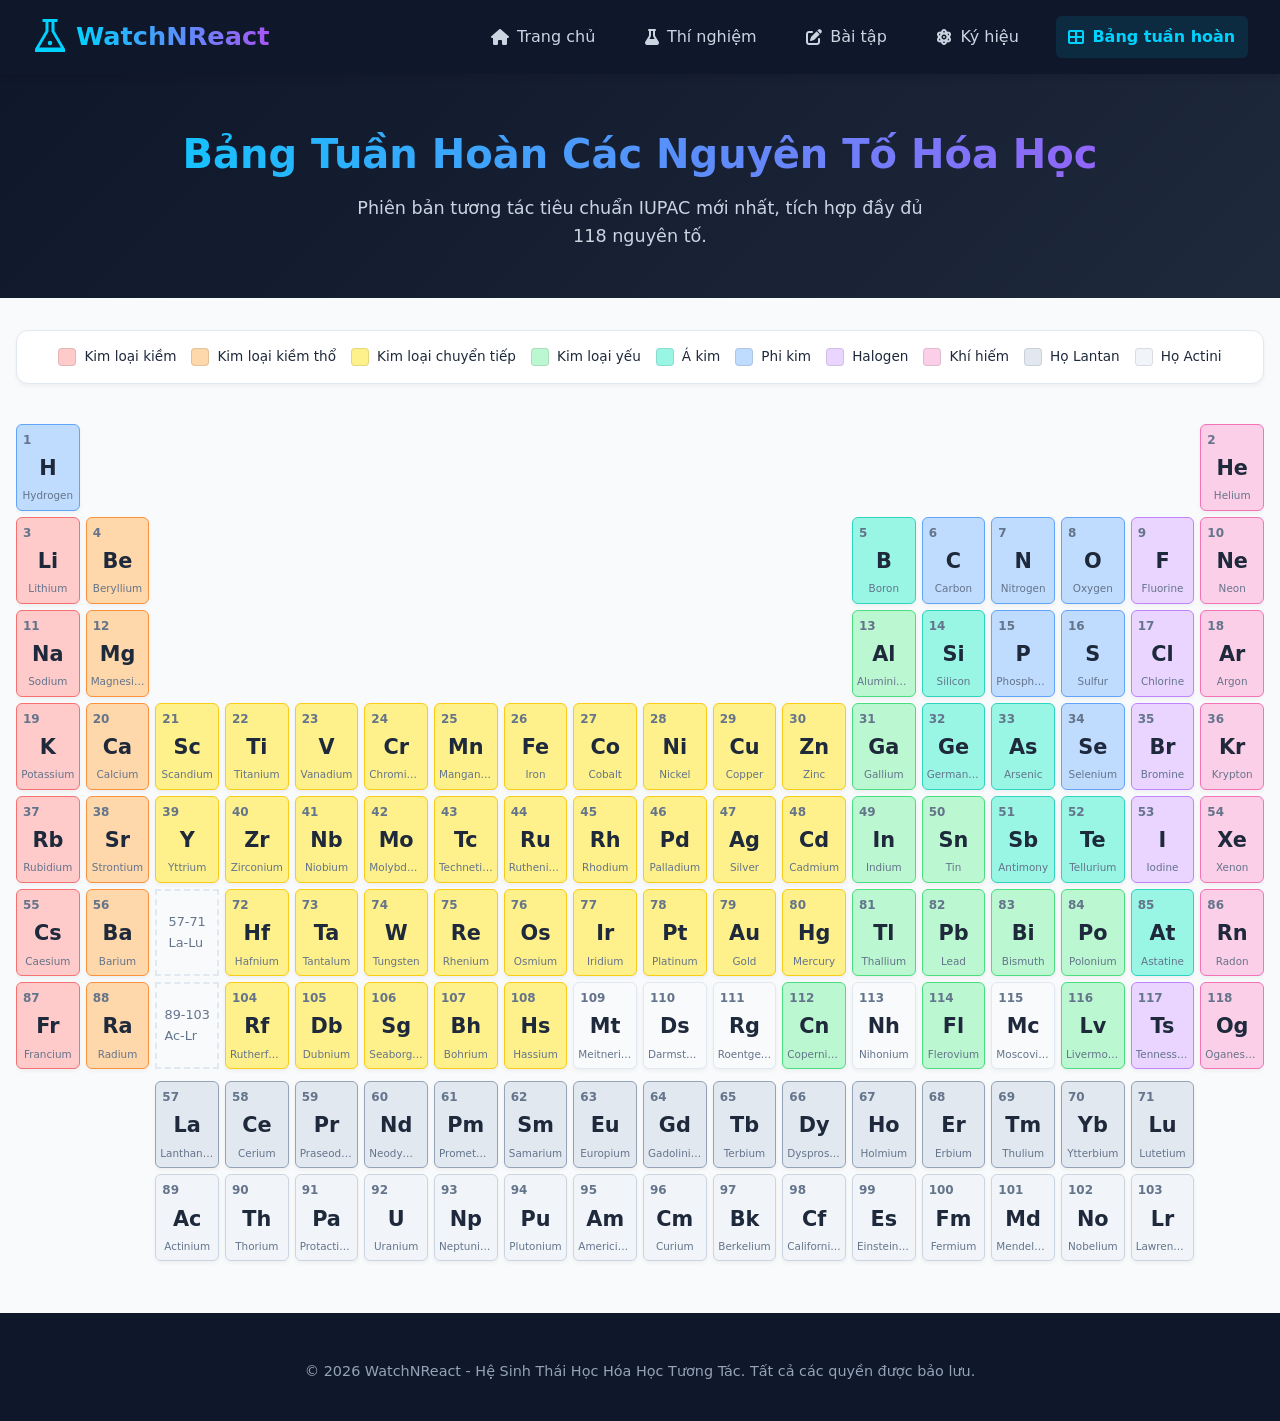
<file: periodic.html>
<!DOCTYPE html>
<html lang="vi">
<head>
    <meta charset="UTF-8">
    <meta name="viewport" content="width=device-width, initial-scale=1.0">
    <title>WatchNReact - Bảng Tuần Hoàn Hiện Đại</title>
    <link rel="stylesheet" href="https://cdnjs.cloudflare.com/ajax/libs/font-awesome/6.4.0/css/all.min.css">
    <style>
        /* --- CSS ĐỒNG BỘ TỪ INDEX --- */
        :root {
            --primary: #2563eb; --primary-hover: #1d4ed8;
            --secondary: #7c3aed; --secondary-hover: #6d28d9;
            --accent: #00d2ff; --accent-hover: #00b8e6;
            --success: #16a34a; --danger: #dc2626;
            --warning: #f59e0b;
            --bg: #f8fafc; --card-bg: #ffffff;
            --text: #1e293b; --text-muted: #64748b;
            --border: #e2e8f0; --surface: #f1f5f9;
            --gradient-start: #2563eb; --gradient-end: #00d2ff;
            --dark-bg: #0f172a;
        }

        body { 
            font-family: 'Segoe UI', system-ui, sans-serif; 
            font-size: 16px; /* Cỡ chữ cơ bản cho bảng tuần hoàn */
            background-color: var(--bg); 
            color: var(--text); 
            line-height: 1.6; 
            margin: 0; 
            padding: 0; 
            display: flex; 
            flex-direction: column; 
            min-height: 100vh;
        }

        /* Navigation */
        nav { 
            background: var(--dark-bg); 
            padding: 1rem 2rem; 
            display: flex; 
            justify-content: space-between; 
            align-items: center; 
            flex-wrap: wrap; 
            gap: 1rem;
            position: sticky;
            top: 0;
            z-index: 100;
            box-shadow: 0 4px 6px rgba(0, 0, 0, 0.1);
        }

        .logo { color: white; text-decoration: none; font-size: 1.6rem; font-weight: bold; display: flex; align-items: center; gap: 0.5rem; }
        .logo svg { width: 36px; height: 36px; fill: var(--accent); }
        .logo-text { background: linear-gradient(to right, var(--accent), #a855f7); -webkit-background-clip: text; background-clip: text; color: transparent; font-weight: 800; }
        .nav-links { display: flex; gap: 1.5rem; flex-wrap: wrap; }
        .nav-links a { color: #cbd5e1; text-decoration: none; font-size: 1rem; transition: 0.2s; padding: 0.5rem 0.8rem; border-radius: 6px; display: flex; align-items: center; gap: 0.5rem; }
        .nav-links a:hover, .nav-links a.active { color: var(--accent); font-weight: 600; background-color: rgba(0, 210, 255, 0.1); }

        /* Page Header */
        .page-header {
            background: linear-gradient(135deg, var(--dark-bg) 0%, #1e293b 100%);
            color: white;
            padding: 3rem 1rem;
            text-align: center;
        }

        .page-header h1 {
            font-size: 2.5rem;
            margin-top: 0;
            margin-bottom: 0.5rem;
            background: linear-gradient(to right, var(--accent), #a855f7);
            -webkit-background-clip: text; background-clip: text; color: transparent;
        }

        .page-header p { color: #cbd5e1; font-size: 1.1rem; max-width: 600px; margin: 0 auto; }

        /* Main Content */
        main { max-width: 1300px; margin: 0 auto; padding: 2rem 1rem; flex: 1; width: 100%; box-sizing: border-box;}

        /* Bảng tuần hoàn CSS Grid Layout */
        .periodic-wrapper { overflow-x: auto; padding: 20px 0; }
        .periodic-table { 
            display: grid; 
            grid-template-columns: repeat(18, minmax(60px, 1fr)); 
            gap: 6px; 
            min-width: 1100px;
        }

        .element { 
            background: var(--card-bg); 
            border: 1px solid var(--border); 
            border-radius: 6px; 
            padding: 6px 4px; 
            text-align: center; 
            cursor: pointer; 
            transition: all 0.2s cubic-bezier(0.4, 0, 0.2, 1); 
            position: relative; 
            box-shadow: 0 2px 4px rgba(0,0,0,0.05); 
            display: flex;
            flex-direction: column;
            justify-content: center;
        }

        .element:hover { 
            transform: scale(1.15); 
            z-index: 10; 
            box-shadow: 0 10px 15px -3px rgba(0,0,0,0.2); 
            border-color: var(--text);
        }

        .el-num { font-size: 0.75rem; color: var(--text-muted); text-align: left; font-weight: 600; padding-left: 2px;}
        .el-sym { font-size: 1.3rem; font-weight: 800; color: var(--text); margin: 2px 0; }
        .el-name { font-size: 0.65rem; color: var(--text-muted); overflow: hidden; text-overflow: ellipsis; white-space: nowrap;}
        
        .placeholder { background: transparent; border: 2px dashed var(--border); display: flex; align-items: center; justify-content: center; font-size: 0.8rem; color: var(--text-muted); pointer-events: none; }

        /* Phân loại màu sắc theo chuẩn quốc tế */
        .alkali { background: #fecaca; border-color: #f87171; } /* Đỏ nhạt */
        .alkaline { background: #fed7aa; border-color: #fb923c; } /* Cam nhạt */
        .transition { background: #fef08a; border-color: #facc15; } /* Vàng nhạt */
        .post-transition { background: #bbf7d0; border-color: #4ade80; } /* Xanh lá nhạt */
        .metalloid { background: #99f6e4; border-color: #2dd4bf; } /* Xanh ngọc */
        .nonmetal { background: #bfdbfe; border-color: #60a5fa; } /* Xanh dương nhạt */
        .halogen { background: #e9d5ff; border-color: #c084fc; } /* Tím nhạt */
        .noble { background: #fbcfe8; border-color: #f472b6; } /* Hồng nhạt */
        .lanthanide { background: #e2e8f0; border-color: #94a3b8; } /* Xám nhạt */
        .actinide { background: #f1f5f9; border-color: #cbd5e1; } /* Xám rất nhạt */
        .unknown { background: #f8fafc; border-color: #e2e8f0; } /* Khuyết/Chưa rõ */

        /* Legend (Chú giải) */
        .legend-container {
            display: flex;
            flex-wrap: wrap;
            justify-content: center;
            gap: 15px;
            margin-bottom: 20px;
            background: var(--card-bg);
            padding: 15px;
            border-radius: 12px;
            box-shadow: 0 2px 4px rgba(0,0,0,0.05);
            border: 1px solid var(--border);
        }

        .legend-item { display: flex; align-items: center; gap: 8px; font-size: 0.85rem; }
        .legend-color { width: 16px; height: 16px; border-radius: 4px; border: 1px solid rgba(0,0,0,0.1); }

        /* Modal Thông Tin (Thay thế Info Box cũ) */
        .modal-overlay {
            position: fixed; top: 0; left: 0; right: 0; bottom: 0;
            background: rgba(15, 23, 42, 0.7); backdrop-filter: blur(4px);
            display: none; justify-content: center; align-items: center; z-index: 1000;
            opacity: 0; transition: opacity 0.3s ease;
        }

        .modal-overlay.active { display: flex; opacity: 1; }

        .modal-content {
            background: var(--card-bg); width: 100%; max-width: 400px;
            border-radius: 16px; overflow: hidden; box-shadow: 0 20px 25px -5px rgba(0,0,0,0.2);
            transform: translateY(20px); transition: transform 0.3s ease;
        }

        .modal-overlay.active .modal-content { transform: translateY(0); }

        .modal-header { padding: 20px; display: flex; justify-content: space-between; align-items: flex-start; border-bottom: 1px solid var(--border); }
        .modal-header.alkali { background: #fef2f2; } .modal-header.alkaline { background: #fff7ed; }
        .modal-header.transition { background: #fefce8; } .modal-header.post-transition { background: #f0fdf4; }
        .modal-header.metalloid { background: #f0fdfa; } .modal-header.nonmetal { background: #eff6ff; }
        .modal-header.halogen { background: #faf5ff; } .modal-header.noble { background: #fdf2f8; }
        .modal-header.lanthanide { background: #f8fafc; } .modal-header.actinide { background: #f1f5f9; }

        .el-large-sym { font-size: 3.5rem; font-weight: 800; line-height: 1; margin: 0; color: var(--text); }
        .el-large-num { font-size: 1.2rem; color: var(--text-muted); font-weight: bold; }
        .close-btn { background: none; border: none; font-size: 1.5rem; cursor: pointer; color: var(--text-muted); padding: 0; line-height: 1; }
        .close-btn:hover { color: var(--danger); }
        
        .modal-body { padding: 20px; }
        .info-row { display: flex; justify-content: space-between; border-bottom: 1px solid var(--surface); padding: 10px 0; }
        .info-row:last-child { border-bottom: none; }
        .info-label { color: var(--text-muted); font-weight: 500; }
        .info-value { font-weight: 600; color: var(--text); text-align: right;}

        /* Footer */
        footer { background: var(--dark-bg); color: #94a3b8; padding: 2rem 1rem 1.5rem; margin-top: auto; font-size: 0.9rem; }
        .copyright { text-align: center; max-width: 1200px; margin: 0 auto; }
    </style>
</head>
<body>
    <nav>
        <a href="index.html" class="logo">
            <svg viewBox="0 0 24 24"><path d="M9 2L9 8L2 20L2 22L22 22L22 20L15 8L15 2L17 2L17 0L7 0L7 2L9 2ZM11 2L13 2L13 8.3L19.2 19L4.8 19L11 8.3L11 2Z"></path><circle cx="12" cy="16" r="1.5"></circle></svg>
            <span class="logo-text">WatchNReact</span>
        </a>
        <div class="nav-links">
            <a href="index.html"><i class="fas fa-home"></i> Trang chủ</a>
            <a href="experiment.html"><i class="fas fa-flask"></i> Thí nghiệm</a>
            <a href="exercise.html"><i class="fas fa-pen-to-square"></i> Bài tập</a>
            <a href="symbols.html"><i class="fas fa-atom"></i> Ký hiệu</a>
            <a href="periodic.html" class="active"><i class="fas fa-table-cells-large"></i> Bảng tuần hoàn</a>
        </div>
    </nav>

    <header class="page-header">
        <h1>Bảng Tuần Hoàn Các Nguyên Tố Hóa Học</h1>
        <p>Phiên bản tương tác tiêu chuẩn IUPAC mới nhất, tích hợp đầy đủ 118 nguyên tố.</p>
    </header>

    <main>
        <div class="legend-container">
            <div class="legend-item"><div class="legend-color alkali"></div> Kim loại kiềm</div>
            <div class="legend-item"><div class="legend-color alkaline"></div> Kim loại kiềm thổ</div>
            <div class="legend-item"><div class="legend-color transition"></div> Kim loại chuyển tiếp</div>
            <div class="legend-item"><div class="legend-color post-transition"></div> Kim loại yếu</div>
            <div class="legend-item"><div class="legend-color metalloid"></div> Á kim</div>
            <div class="legend-item"><div class="legend-color nonmetal"></div> Phi kim</div>
            <div class="legend-item"><div class="legend-color halogen"></div> Halogen</div>
            <div class="legend-item"><div class="legend-color noble"></div> Khí hiếm</div>
            <div class="legend-item"><div class="legend-color lanthanide"></div> Họ Lantan</div>
            <div class="legend-item"><div class="legend-color actinide"></div> Họ Actini</div>
        </div>

        <div class="periodic-wrapper">
            <div class="periodic-table" id="pTable">
                <div class="placeholder" style="grid-column: 3; grid-row: 6;">57-71<br>La-Lu</div>
                <div class="placeholder" style="grid-column: 3; grid-row: 7;">89-103<br>Ac-Lr</div>
            </div>
        </div>
    </main>

    <div class="modal-overlay" id="el-modal">
        <div class="modal-content">
            <div class="modal-header" id="modal-header">
                <div>
                    <div class="el-large-num" id="modal-num">1</div>
                    <div class="el-large-sym" id="modal-sym">H</div>
                </div>
                <button class="close-btn" onclick="closeModal()"><i class="fas fa-times"></i></button>
            </div>
            <div class="modal-body">
                <div class="info-row">
                    <span class="info-label">Tên Nguyên Tố</span>
                    <span class="info-value" id="modal-name">Hydrogen</span>
                </div>
                <div class="info-row">
                    <span class="info-label">Phân Loại</span>
                    <span class="info-value" id="modal-type">Phi kim</span>
                </div>
                <div class="info-row">
                    <span class="info-label">Khối lượng nguyên tử</span>
                    <span class="info-value" id="modal-mass">1.008 u</span>
                </div>
                <div class="info-row">
                    <span class="info-label">Chu kỳ (Period)</span>
                    <span class="info-value" id="modal-period">1</span>
                </div>
                <div class="info-row">
                    <span class="info-label">Nhóm (Group)</span>
                    <span class="info-value" id="modal-group">1</span>
                </div>
            </div>
        </div>
    </div>

    <footer>
        <div class="copyright">
            <p>&copy; 2026 WatchNReact - Hệ Sinh Thái Học Hóa Học Tương Tác. Tất cả các quyền được bảo lưu.</p>
        </div>
    </footer>

    <script>
        // Data full 118 nguyên tố
        const elementsData = [
            { z: 1, sym: 'H', name: 'Hydrogen', mass: '1.008', col: 1, row: 1, type: 'nonmetal', typeName: 'Phi kim' },
            { z: 2, sym: 'He', name: 'Helium', mass: '4.0026', col: 18, row: 1, type: 'noble', typeName: 'Khí hiếm' },
            { z: 3, sym: 'Li', name: 'Lithium', mass: '6.94', col: 1, row: 2, type: 'alkali', typeName: 'Kim loại kiềm' },
            { z: 4, sym: 'Be', name: 'Beryllium', mass: '9.0122', col: 2, row: 2, type: 'alkaline', typeName: 'Kim loại kiềm thổ' },
            { z: 5, sym: 'B', name: 'Boron', mass: '10.81', col: 13, row: 2, type: 'metalloid', typeName: 'Á kim' },
            { z: 6, sym: 'C', name: 'Carbon', mass: '12.011', col: 14, row: 2, type: 'nonmetal', typeName: 'Phi kim' },
            { z: 7, sym: 'N', name: 'Nitrogen', mass: '14.007', col: 15, row: 2, type: 'nonmetal', typeName: 'Phi kim' },
            { z: 8, sym: 'O', name: 'Oxygen', mass: '15.999', col: 16, row: 2, type: 'nonmetal', typeName: 'Phi kim' },
            { z: 9, sym: 'F', name: 'Fluorine', mass: '18.998', col: 17, row: 2, type: 'halogen', typeName: 'Halogen' },
            { z: 10, sym: 'Ne', name: 'Neon', mass: '20.180', col: 18, row: 2, type: 'noble', typeName: 'Khí hiếm' },
            { z: 11, sym: 'Na', name: 'Sodium', mass: '22.990', col: 1, row: 3, type: 'alkali', typeName: 'Kim loại kiềm' },
            { z: 12, sym: 'Mg', name: 'Magnesium', mass: '24.305', col: 2, row: 3, type: 'alkaline', typeName: 'Kim loại kiềm thổ' },
            { z: 13, sym: 'Al', name: 'Aluminium', mass: '26.982', col: 13, row: 3, type: 'post-transition', typeName: 'Kim loại yếu' },
            { z: 14, sym: 'Si', name: 'Silicon', mass: '28.085', col: 14, row: 3, type: 'metalloid', typeName: 'Á kim' },
            { z: 15, sym: 'P', name: 'Phosphorus', mass: '30.974', col: 15, row: 3, type: 'nonmetal', typeName: 'Phi kim' },
            { z: 16, sym: 'S', name: 'Sulfur', mass: '32.06', col: 16, row: 3, type: 'nonmetal', typeName: 'Phi kim' },
            { z: 17, sym: 'Cl', name: 'Chlorine', mass: '35.45', col: 17, row: 3, type: 'halogen', typeName: 'Halogen' },
            { z: 18, sym: 'Ar', name: 'Argon', mass: '39.95', col: 18, row: 3, type: 'noble', typeName: 'Khí hiếm' },
            { z: 19, sym: 'K', name: 'Potassium', mass: '39.098', col: 1, row: 4, type: 'alkali', typeName: 'Kim loại kiềm' },
            { z: 20, sym: 'Ca', name: 'Calcium', mass: '40.078', col: 2, row: 4, type: 'alkaline', typeName: 'Kim loại kiềm thổ' },
            { z: 21, sym: 'Sc', name: 'Scandium', mass: '44.956', col: 3, row: 4, type: 'transition', typeName: 'Kim loại chuyển tiếp' },
            { z: 22, sym: 'Ti', name: 'Titanium', mass: '47.867', col: 4, row: 4, type: 'transition', typeName: 'Kim loại chuyển tiếp' },
            { z: 23, sym: 'V', name: 'Vanadium', mass: '50.942', col: 5, row: 4, type: 'transition', typeName: 'Kim loại chuyển tiếp' },
            { z: 24, sym: 'Cr', name: 'Chromium', mass: '51.996', col: 6, row: 4, type: 'transition', typeName: 'Kim loại chuyển tiếp' },
            { z: 25, sym: 'Mn', name: 'Manganese', mass: '54.938', col: 7, row: 4, type: 'transition', typeName: 'Kim loại chuyển tiếp' },
            { z: 26, sym: 'Fe', name: 'Iron', mass: '55.845', col: 8, row: 4, type: 'transition', typeName: 'Kim loại chuyển tiếp' },
            { z: 27, sym: 'Co', name: 'Cobalt', mass: '58.933', col: 9, row: 4, type: 'transition', typeName: 'Kim loại chuyển tiếp' },
            { z: 28, sym: 'Ni', name: 'Nickel', mass: '58.693', col: 10, row: 4, type: 'transition', typeName: 'Kim loại chuyển tiếp' },
            { z: 29, sym: 'Cu', name: 'Copper', mass: '63.546', col: 11, row: 4, type: 'transition', typeName: 'Kim loại chuyển tiếp' },
            { z: 30, sym: 'Zn', name: 'Zinc', mass: '65.38', col: 12, row: 4, type: 'transition', typeName: 'Kim loại chuyển tiếp' },
            { z: 31, sym: 'Ga', name: 'Gallium', mass: '69.723', col: 13, row: 4, type: 'post-transition', typeName: 'Kim loại yếu' },
            { z: 32, sym: 'Ge', name: 'Germanium', mass: '72.630', col: 14, row: 4, type: 'metalloid', typeName: 'Á kim' },
            { z: 33, sym: 'As', name: 'Arsenic', mass: '74.922', col: 15, row: 4, type: 'metalloid', typeName: 'Á kim' },
            { z: 34, sym: 'Se', name: 'Selenium', mass: '78.971', col: 16, row: 4, type: 'nonmetal', typeName: 'Phi kim' },
            { z: 35, sym: 'Br', name: 'Bromine', mass: '79.904', col: 17, row: 4, type: 'halogen', typeName: 'Halogen' },
            { z: 36, sym: 'Kr', name: 'Krypton', mass: '83.798', col: 18, row: 4, type: 'noble', typeName: 'Khí hiếm' },
            { z: 37, sym: 'Rb', name: 'Rubidium', mass: '85.468', col: 1, row: 5, type: 'alkali', typeName: 'Kim loại kiềm' },
            { z: 38, sym: 'Sr', name: 'Strontium', mass: '87.62', col: 2, row: 5, type: 'alkaline', typeName: 'Kim loại kiềm thổ' },
            { z: 39, sym: 'Y', name: 'Yttrium', mass: '88.906', col: 3, row: 5, type: 'transition', typeName: 'Kim loại chuyển tiếp' },
            { z: 40, sym: 'Zr', name: 'Zirconium', mass: '91.224', col: 4, row: 5, type: 'transition', typeName: 'Kim loại chuyển tiếp' },
            { z: 41, sym: 'Nb', name: 'Niobium', mass: '92.906', col: 5, row: 5, type: 'transition', typeName: 'Kim loại chuyển tiếp' },
            { z: 42, sym: 'Mo', name: 'Molybdenum', mass: '95.95', col: 6, row: 5, type: 'transition', typeName: 'Kim loại chuyển tiếp' },
            { z: 43, sym: 'Tc', name: 'Technetium', mass: '(98)', col: 7, row: 5, type: 'transition', typeName: 'Kim loại chuyển tiếp' },
            { z: 44, sym: 'Ru', name: 'Ruthenium', mass: '101.07', col: 8, row: 5, type: 'transition', typeName: 'Kim loại chuyển tiếp' },
            { z: 45, sym: 'Rh', name: 'Rhodium', mass: '102.91', col: 9, row: 5, type: 'transition', typeName: 'Kim loại chuyển tiếp' },
            { z: 46, sym: 'Pd', name: 'Palladium', mass: '106.42', col: 10, row: 5, type: 'transition', typeName: 'Kim loại chuyển tiếp' },
            { z: 47, sym: 'Ag', name: 'Silver', mass: '107.87', col: 11, row: 5, type: 'transition', typeName: 'Kim loại chuyển tiếp' },
            { z: 48, sym: 'Cd', name: 'Cadmium', mass: '112.41', col: 12, row: 5, type: 'transition', typeName: 'Kim loại chuyển tiếp' },
            { z: 49, sym: 'In', name: 'Indium', mass: '114.82', col: 13, row: 5, type: 'post-transition', typeName: 'Kim loại yếu' },
            { z: 50, sym: 'Sn', name: 'Tin', mass: '118.71', col: 14, row: 5, type: 'post-transition', typeName: 'Kim loại yếu' },
            { z: 51, sym: 'Sb', name: 'Antimony', mass: '121.76', col: 15, row: 5, type: 'metalloid', typeName: 'Á kim' },
            { z: 52, sym: 'Te', name: 'Tellurium', mass: '127.60', col: 16, row: 5, type: 'metalloid', typeName: 'Á kim' },
            { z: 53, sym: 'I', name: 'Iodine', mass: '126.90', col: 17, row: 5, type: 'halogen', typeName: 'Halogen' },
            { z: 54, sym: 'Xe', name: 'Xenon', mass: '131.29', col: 18, row: 5, type: 'noble', typeName: 'Khí hiếm' },
            { z: 55, sym: 'Cs', name: 'Caesium', mass: '132.91', col: 1, row: 6, type: 'alkali', typeName: 'Kim loại kiềm' },
            { z: 56, sym: 'Ba', name: 'Barium', mass: '137.33', col: 2, row: 6, type: 'alkaline', typeName: 'Kim loại kiềm thổ' },
            // Lanthanides (57-71)
            { z: 57, sym: 'La', name: 'Lanthanum', mass: '138.91', col: 3, row: 9, type: 'lanthanide', typeName: 'Họ Lantan' },
            { z: 58, sym: 'Ce', name: 'Cerium', mass: '140.12', col: 4, row: 9, type: 'lanthanide', typeName: 'Họ Lantan' },
            { z: 59, sym: 'Pr', name: 'Praseodymium', mass: '140.91', col: 5, row: 9, type: 'lanthanide', typeName: 'Họ Lantan' },
            { z: 60, sym: 'Nd', name: 'Neodymium', mass: '144.24', col: 6, row: 9, type: 'lanthanide', typeName: 'Họ Lantan' },
            { z: 61, sym: 'Pm', name: 'Promethium', mass: '(145)', col: 7, row: 9, type: 'lanthanide', typeName: 'Họ Lantan' },
            { z: 62, sym: 'Sm', name: 'Samarium', mass: '150.36', col: 8, row: 9, type: 'lanthanide', typeName: 'Họ Lantan' },
            { z: 63, sym: 'Eu', name: 'Europium', mass: '151.96', col: 9, row: 9, type: 'lanthanide', typeName: 'Họ Lantan' },
            { z: 64, sym: 'Gd', name: 'Gadolinium', mass: '157.25', col: 10, row: 9, type: 'lanthanide', typeName: 'Họ Lantan' },
            { z: 65, sym: 'Tb', name: 'Terbium', mass: '158.93', col: 11, row: 9, type: 'lanthanide', typeName: 'Họ Lantan' },
            { z: 66, sym: 'Dy', name: 'Dysprosium', mass: '162.50', col: 12, row: 9, type: 'lanthanide', typeName: 'Họ Lantan' },
            { z: 67, sym: 'Ho', name: 'Holmium', mass: '164.93', col: 13, row: 9, type: 'lanthanide', typeName: 'Họ Lantan' },
            { z: 68, sym: 'Er', name: 'Erbium', mass: '167.26', col: 14, row: 9, type: 'lanthanide', typeName: 'Họ Lantan' },
            { z: 69, sym: 'Tm', name: 'Thulium', mass: '168.93', col: 15, row: 9, type: 'lanthanide', typeName: 'Họ Lantan' },
            { z: 70, sym: 'Yb', name: 'Ytterbium', mass: '173.05', col: 16, row: 9, type: 'lanthanide', typeName: 'Họ Lantan' },
            { z: 71, sym: 'Lu', name: 'Lutetium', mass: '174.97', col: 17, row: 9, type: 'lanthanide', typeName: 'Họ Lantan' },
            // Tiếp tục chu kỳ 6
            { z: 72, sym: 'Hf', name: 'Hafnium', mass: '178.49', col: 4, row: 6, type: 'transition', typeName: 'Kim loại chuyển tiếp' },
            { z: 73, sym: 'Ta', name: 'Tantalum', mass: '180.95', col: 5, row: 6, type: 'transition', typeName: 'Kim loại chuyển tiếp' },
            { z: 74, sym: 'W', name: 'Tungsten', mass: '183.84', col: 6, row: 6, type: 'transition', typeName: 'Kim loại chuyển tiếp' },
            { z: 75, sym: 'Re', name: 'Rhenium', mass: '186.21', col: 7, row: 6, type: 'transition', typeName: 'Kim loại chuyển tiếp' },
            { z: 76, sym: 'Os', name: 'Osmium', mass: '190.23', col: 8, row: 6, type: 'transition', typeName: 'Kim loại chuyển tiếp' },
            { z: 77, sym: 'Ir', name: 'Iridium', mass: '192.22', col: 9, row: 6, type: 'transition', typeName: 'Kim loại chuyển tiếp' },
            { z: 78, sym: 'Pt', name: 'Platinum', mass: '195.08', col: 10, row: 6, type: 'transition', typeName: 'Kim loại chuyển tiếp' },
            { z: 79, sym: 'Au', name: 'Gold', mass: '196.97', col: 11, row: 6, type: 'transition', typeName: 'Kim loại chuyển tiếp' },
            { z: 80, sym: 'Hg', name: 'Mercury', mass: '200.59', col: 12, row: 6, type: 'transition', typeName: 'Kim loại chuyển tiếp' },
            { z: 81, sym: 'Tl', name: 'Thallium', mass: '204.38', col: 13, row: 6, type: 'post-transition', typeName: 'Kim loại yếu' },
            { z: 82, sym: 'Pb', name: 'Lead', mass: '207.2', col: 14, row: 6, type: 'post-transition', typeName: 'Kim loại yếu' },
            { z: 83, sym: 'Bi', name: 'Bismuth', mass: '208.98', col: 15, row: 6, type: 'post-transition', typeName: 'Kim loại yếu' },
            { z: 84, sym: 'Po', name: 'Polonium', mass: '(209)', col: 16, row: 6, type: 'post-transition', typeName: 'Kim loại yếu' },
            { z: 85, sym: 'At', name: 'Astatine', mass: '(210)', col: 17, row: 6, type: 'metalloid', typeName: 'Á kim' },
            { z: 86, sym: 'Rn', name: 'Radon', mass: '(222)', col: 18, row: 6, type: 'noble', typeName: 'Khí hiếm' },
            { z: 87, sym: 'Fr', name: 'Francium', mass: '(223)', col: 1, row: 7, type: 'alkali', typeName: 'Kim loại kiềm' },
            { z: 88, sym: 'Ra', name: 'Radium', mass: '(226)', col: 2, row: 7, type: 'alkaline', typeName: 'Kim loại kiềm thổ' },
            // Actinides (89-103)
            { z: 89, sym: 'Ac', name: 'Actinium', mass: '(227)', col: 3, row: 10, type: 'actinide', typeName: 'Họ Actini' },
            { z: 90, sym: 'Th', name: 'Thorium', mass: '232.04', col: 4, row: 10, type: 'actinide', typeName: 'Họ Actini' },
            { z: 91, sym: 'Pa', name: 'Protactinium', mass: '231.04', col: 5, row: 10, type: 'actinide', typeName: 'Họ Actini' },
            { z: 92, sym: 'U', name: 'Uranium', mass: '238.03', col: 6, row: 10, type: 'actinide', typeName: 'Họ Actini' },
            { z: 93, sym: 'Np', name: 'Neptunium', mass: '(237)', col: 7, row: 10, type: 'actinide', typeName: 'Họ Actini' },
            { z: 94, sym: 'Pu', name: 'Plutonium', mass: '(244)', col: 8, row: 10, type: 'actinide', typeName: 'Họ Actini' },
            { z: 95, sym: 'Am', name: 'Americium', mass: '(243)', col: 9, row: 10, type: 'actinide', typeName: 'Họ Actini' },
            { z: 96, sym: 'Cm', name: 'Curium', mass: '(247)', col: 10, row: 10, type: 'actinide', typeName: 'Họ Actini' },
            { z: 97, sym: 'Bk', name: 'Berkelium', mass: '(247)', col: 11, row: 10, type: 'actinide', typeName: 'Họ Actini' },
            { z: 98, sym: 'Cf', name: 'Californium', mass: '(251)', col: 12, row: 10, type: 'actinide', typeName: 'Họ Actini' },
            { z: 99, sym: 'Es', name: 'Einsteinium', mass: '(252)', col: 13, row: 10, type: 'actinide', typeName: 'Họ Actini' },
            { z: 100, sym: 'Fm', name: 'Fermium', mass: '(257)', col: 14, row: 10, type: 'actinide', typeName: 'Họ Actini' },
            { z: 101, sym: 'Md', name: 'Mendelevium', mass: '(258)', col: 15, row: 10, type: 'actinide', typeName: 'Họ Actini' },
            { z: 102, sym: 'No', name: 'Nobelium', mass: '(259)', col: 16, row: 10, type: 'actinide', typeName: 'Họ Actini' },
            { z: 103, sym: 'Lr', name: 'Lawrencium', mass: '(266)', col: 17, row: 10, type: 'actinide', typeName: 'Họ Actini' },
            // Tiếp tục chu kỳ 7
            { z: 104, sym: 'Rf', name: 'Rutherfordium', mass: '(267)', col: 4, row: 7, type: 'transition', typeName: 'Kim loại chuyển tiếp' },
            { z: 105, sym: 'Db', name: 'Dubnium', mass: '(268)', col: 5, row: 7, type: 'transition', typeName: 'Kim loại chuyển tiếp' },
            { z: 106, sym: 'Sg', name: 'Seaborgium', mass: '(269)', col: 6, row: 7, type: 'transition', typeName: 'Kim loại chuyển tiếp' },
            { z: 107, sym: 'Bh', name: 'Bohrium', mass: '(270)', col: 7, row: 7, type: 'transition', typeName: 'Kim loại chuyển tiếp' },
            { z: 108, sym: 'Hs', name: 'Hassium', mass: '(269)', col: 8, row: 7, type: 'transition', typeName: 'Kim loại chuyển tiếp' },
            { z: 109, sym: 'Mt', name: 'Meitnerium', mass: '(278)', col: 9, row: 7, type: 'unknown', typeName: 'Chưa rõ' },
            { z: 110, sym: 'Ds', name: 'Darmstadtium', mass: '(281)', col: 10, row: 7, type: 'unknown', typeName: 'Chưa rõ' },
            { z: 111, sym: 'Rg', name: 'Roentgenium', mass: '(282)', col: 11, row: 7, type: 'unknown', typeName: 'Chưa rõ' },
            { z: 112, sym: 'Cn', name: 'Copernicium', mass: '(285)', col: 12, row: 7, type: 'post-transition', typeName: 'Kim loại yếu' },
            { z: 113, sym: 'Nh', name: 'Nihonium', mass: '(286)', col: 13, row: 7, type: 'unknown', typeName: 'Chưa rõ' },
            { z: 114, sym: 'Fl', name: 'Flerovium', mass: '(289)', col: 14, row: 7, type: 'post-transition', typeName: 'Kim loại yếu' },
            { z: 115, sym: 'Mc', name: 'Moscovium', mass: '(290)', col: 15, row: 7, type: 'unknown', typeName: 'Chưa rõ' },
            { z: 116, sym: 'Lv', name: 'Livermorium', mass: '(293)', col: 16, row: 7, type: 'post-transition', typeName: 'Kim loại yếu' },
            { z: 117, sym: 'Ts', name: 'Tennessine', mass: '(294)', col: 17, row: 7, type: 'halogen', typeName: 'Halogen' },
            { z: 118, sym: 'Og', name: 'Oganesson', mass: '(294)', col: 18, row: 7, type: 'noble', typeName: 'Khí hiếm' }
        ];

        const container = document.getElementById('pTable');
        const modal = document.getElementById('el-modal');
        const mHeader = document.getElementById('modal-header');

        // Render bảng tuần hoàn
        elementsData.forEach(el => {
            const div = document.createElement('div');
            div.className = `element ${el.type}`;
            div.style.gridColumn = el.col;
            div.style.gridRow = el.row;
            div.innerHTML = `<div class="el-num">${el.z}</div><div class="el-sym">${el.sym}</div><div class="el-name">${el.name}</div>`;
            
            div.onclick = () => showModal(el);
            container.appendChild(div);
        });

        // Xử lý Modal
        function showModal(el) {
            document.getElementById('modal-num').innerText = el.z;
            document.getElementById('modal-sym').innerText = el.sym;
            document.getElementById('modal-name').innerText = el.name;
            document.getElementById('modal-type').innerText = el.typeName;
            document.getElementById('modal-mass').innerText = el.mass + ' u';
            
            // Xử lý hiển thị nhóm đối với Lanthanide/Actinide
            let groupStr = (el.row === 9 || el.row === 10) ? 'Không áp dụng' : el.col;
            let periodStr = el.row === 9 ? 6 : (el.row === 10 ? 7 : el.row);
            
            document.getElementById('modal-group').innerText = groupStr;
            document.getElementById('modal-period').innerText = periodStr;

            // Xóa class màu cũ và thêm màu mới cho Header Modal
            mHeader.className = 'modal-header ' + el.type;
            modal.classList.add('active');
        }

        function closeModal() {
            modal.classList.remove('active');
        }

        // Đóng modal khi click ra ngoài
        modal.addEventListener('click', function(e) {
            if(e.target === modal) closeModal();
        });
    </script>
</body>
</html>
</file>
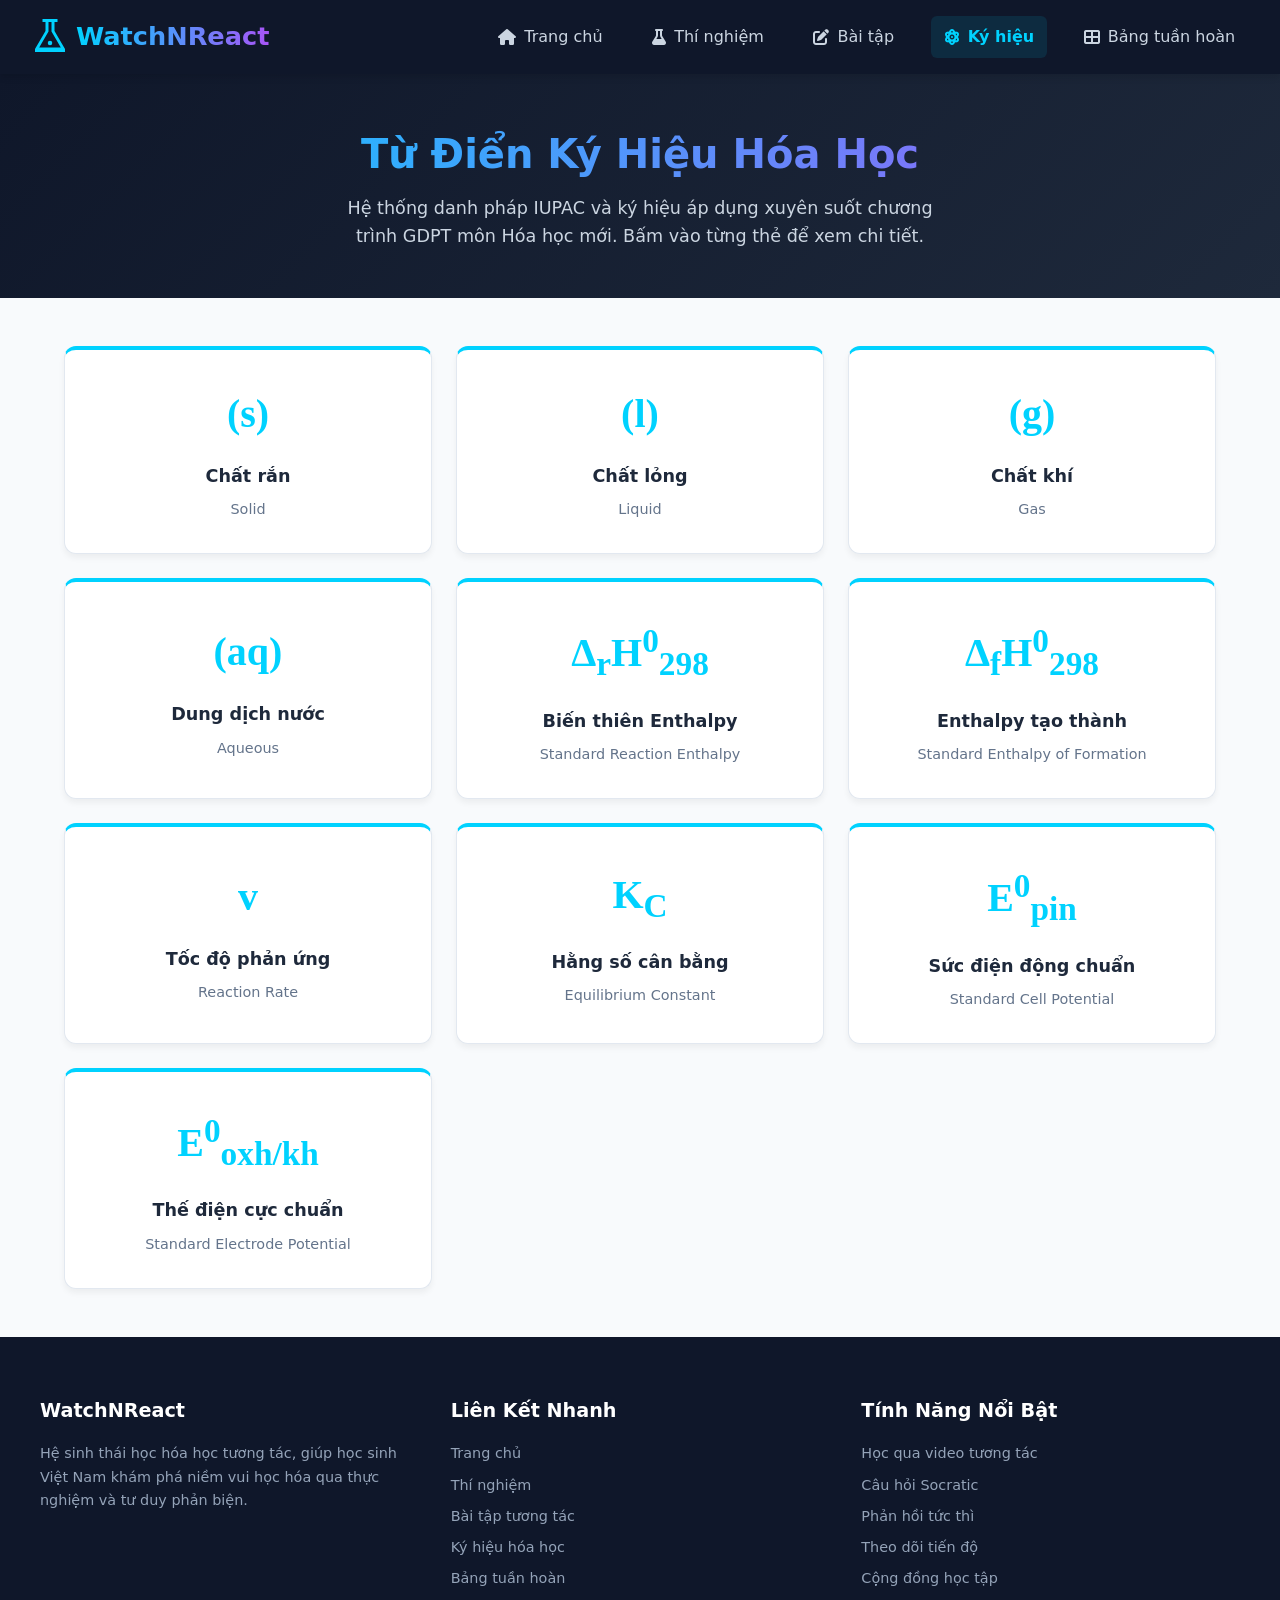
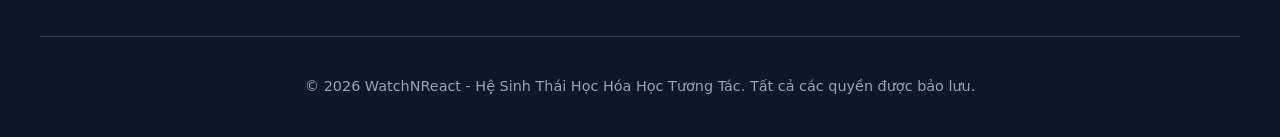
<file: symbols.html>
<!DOCTYPE html>
<html lang="vi">
<head>
    <meta charset="UTF-8">
    <meta name="viewport" content="width=device-width, initial-scale=1.0">
    <title>WatchNReact - Ký Hiệu Quốc Tế</title>
    <link rel="stylesheet" href="https://cdnjs.cloudflare.com/ajax/libs/font-awesome/6.4.0/css/all.min.css">
    <style>
        /* --- CSS ĐỒNG BỘ TOÀN HỆ THỐNG --- */
        :root {
            --primary: #2563eb; --primary-hover: #1d4ed8;
            --secondary: #7c3aed; --secondary-hover: #6d28d9;
            --accent: #00d2ff; --accent-hover: #00b8e6;
            --success: #16a34a; --danger: #dc2626;
            --warning: #f59e0b;
            --bg: #f8fafc; --card-bg: #ffffff;
            --text: #1e293b; --text-muted: #64748b;
            --border: #e2e8f0; --surface: #f1f5f9;
            --gradient-start: #2563eb; --gradient-end: #00d2ff;
            --dark-bg: #0f172a;
        }

        body { 
            font-family: 'Segoe UI', system-ui, sans-serif; 
            font-size: 16px; 
            background-color: var(--bg); 
            color: var(--text); 
            line-height: 1.6; 
            margin: 0; 
            padding: 0; 
            display: flex; 
            flex-direction: column; 
            min-height: 100vh;
        }

        /* Navigation */
        nav { 
            background: var(--dark-bg); 
            padding: 1rem 2rem; 
            display: flex; 
            justify-content: space-between; 
            align-items: center; 
            flex-wrap: wrap; 
            gap: 1rem;
            position: sticky;
            top: 0;
            z-index: 100;
            box-shadow: 0 4px 6px rgba(0, 0, 0, 0.1);
        }

        .logo { color: white; text-decoration: none; font-size: 1.6rem; font-weight: bold; display: flex; align-items: center; gap: 0.5rem; }
        .logo svg { width: 36px; height: 36px; fill: var(--accent); }
        .logo-text { background: linear-gradient(to right, var(--accent), #a855f7); -webkit-background-clip: text; background-clip: text; color: transparent; font-weight: 800; }
        .nav-links { display: flex; gap: 1.5rem; flex-wrap: wrap; }
        .nav-links a { color: #cbd5e1; text-decoration: none; font-size: 1rem; transition: 0.2s; padding: 0.5rem 0.8rem; border-radius: 6px; display: flex; align-items: center; gap: 0.5rem; }
        .nav-links a:hover, .nav-links a.active { color: var(--accent); font-weight: 600; background-color: rgba(0, 210, 255, 0.1); }

        /* Page Header */
        .page-header {
            background: linear-gradient(135deg, var(--dark-bg) 0%, #1e293b 100%);
            color: white;
            padding: 3rem 1rem;
            text-align: center;
        }

        .page-header h1 {
            font-size: 2.5rem;
            margin-top: 0;
            margin-bottom: 0.5rem;
            background: linear-gradient(to right, var(--accent), #a855f7);
            -webkit-background-clip: text; background-clip: text; color: transparent;
        }

        .page-header p { color: #cbd5e1; font-size: 1.1rem; max-width: 600px; margin: 0 auto; }

        /* Main Content */
        main { 
            max-width: 1200px; 
            margin: 0 auto; 
            padding: 3rem 1.5rem; 
            flex: 1; 
            width: 100%;
            box-sizing: border-box;
        }

        /* Cards Grid */
        .symbols-grid {
            display: grid;
            grid-template-columns: repeat(auto-fill, minmax(280px, 1fr));
            gap: 1.5rem;
        }

        .symbol-card {
            background: var(--card-bg);
            border: 1px solid var(--border);
            border-top: 4px solid var(--accent);
            border-radius: 12px;
            padding: 2rem 1.5rem;
            text-align: center;
            cursor: pointer;
            transition: transform 0.3s ease, box-shadow 0.3s ease;
            box-shadow: 0 4px 6px rgba(0,0,0,0.05);
            display: flex;
            flex-direction: column;
            justify-content: center;
        }

        .symbol-card:hover {
            transform: translateY(-5px);
            box-shadow: 0 10px 20px rgba(0,0,0,0.1);
        }

        .symbol-icon {
            font-size: 2.5rem;
            font-weight: bold;
            color: var(--accent);
            margin-bottom: 1rem;
            font-family: 'Times New Roman', Times, serif;
        }

        .symbol-title {
            font-size: 1.1rem;
            font-weight: 600;
            color: var(--text);
            margin-bottom: 0.5rem;
        }

        .symbol-subtitle {
            font-size: 0.9rem;
            color: var(--text-muted);
        }

        /* Modal (Popup) */
        .modal-overlay {
            position: fixed; top: 0; left: 0; right: 0; bottom: 0;
            background: rgba(15, 23, 42, 0.7); backdrop-filter: blur(4px);
            display: flex; justify-content: center; align-items: center;
            z-index: 1000; opacity: 0; visibility: hidden; transition: all 0.3s ease; padding: 1rem;
        }
        
        .modal-overlay.active { opacity: 1; visibility: visible; }
        
        .modal-content {
            background: var(--card-bg); width: 100%; max-width: 550px;
            border-radius: 16px; padding: 2.5rem 2rem; position: relative;
            transform: translateY(20px); transition: transform 0.3s ease;
            box-shadow: 0 20px 25px -5px rgba(0,0,0,0.2);
            max-height: 90vh; overflow-y: auto;
        }
        
        .modal-overlay.active .modal-content { transform: translateY(0); }
        
        .close-btn {
            position: absolute; top: 1rem; right: 1rem; background: var(--surface);
            border: none; width: 36px; height: 36px; border-radius: 50%;
            font-size: 1.2rem; color: var(--text-muted); cursor: pointer;
            display: flex; align-items: center; justify-content: center; transition: 0.2s;
        }
        
        .close-btn:hover { background: #fee2e2; color: var(--danger); }
        
        .modal-icon {
            font-size: 3rem; font-weight: bold; color: var(--accent);
            text-align: center; margin-bottom: 0.5rem; font-family: 'Times New Roman', Times, serif;
        }
        
        .modal-title { text-align: center; font-size: 1.4rem; font-weight: bold; margin-bottom: 1.5rem; color: var(--text); }
        
        .modal-body-section {
            margin-bottom: 1.2rem; background: var(--surface);
            padding: 1.2rem; border-radius: 12px; border-left: 4px solid var(--accent);
        }
        
        .modal-body-section h4 {
            margin: 0 0 0.5rem 0; font-size: 0.95rem; color: var(--primary);
            text-transform: uppercase; letter-spacing: 0.5px;
        }
        
        .modal-body-section p { margin: 0; font-size: 1rem; color: var(--text); }

        /* Footer */
        footer { 
            background: var(--dark-bg); color: #94a3b8; padding: 2.5rem 1rem 1.5rem; 
            margin-top: auto; font-size: 0.9rem; 
        }
        .footer-content { max-width: 1200px; margin: 0 auto; display: grid; grid-template-columns: repeat(auto-fit, minmax(250px, 1fr)); gap: 2rem; margin-bottom: 2rem; }
        .footer-section h3 { color: white; font-size: 1.2rem; margin-bottom: 1rem; }
        .footer-links { list-style: none; padding: 0; }
        .footer-links li { margin-bottom: 0.5rem; }
        .footer-links a { color: #94a3b8; text-decoration: none; transition: 0.2s; }
        .footer-links a:hover { color: var(--accent); }
        .copyright { text-align: center; padding-top: 1.5rem; border-top: 1px solid #334155; max-width: 1200px; margin: 0 auto; }
    </style>
</head>
<body>
    <nav>
        <a href="index.html" class="logo">
            <svg viewBox="0 0 24 24"><path d="M9 2L9 8L2 20L2 22L22 22L22 20L15 8L15 2L17 2L17 0L7 0L7 2L9 2ZM11 2L13 2L13 8.3L19.2 19L4.8 19L11 8.3L11 2Z"></path><circle cx="12" cy="16" r="1.5"></circle></svg>
            <span class="logo-text">WatchNReact</span>
        </a>
        <div class="nav-links">
            <a href="index.html"><i class="fas fa-home"></i> Trang chủ</a>
            <a href="experiment.html"><i class="fas fa-flask"></i> Thí nghiệm</a>
            <a href="exercise.html"><i class="fas fa-pen-to-square"></i> Bài tập</a>
            <a href="symbols.html" class="active"><i class="fas fa-atom"></i> Ký hiệu</a>
            <a href="periodic.html"><i class="fas fa-table-cells-large"></i> Bảng tuần hoàn</a>
        </div>
    </nav>

    <header class="page-header">
        <h1>Từ Điển Ký Hiệu Hóa Học</h1>
        <p>Hệ thống danh pháp IUPAC và ký hiệu áp dụng xuyên suốt chương trình GDPT môn Hóa học mới. Bấm vào từng thẻ để xem chi tiết.</p>
    </header>

    <main>
        <div class="symbols-grid">
            <div class="symbol-card" 
                data-symbol="(s)" 
                data-name="Solid / Chất rắn" 
                data-meaning="Thể hiện trạng thái rắn của chất trong phương trình phản ứng." 
                data-details="Trong phương trình ion thu gọn, chất rắn (kết tủa) không bị phân ly. Trong một số ngữ cảnh có thể dùng ký hiệu mũi tên đi xuống (&darr;) thay thế để nhấn mạnh sự tạo thành kết tủa."
                data-example="Ví dụ: AgCl(s), Cu(s), CaCO<sub>3</sub>(s)">
                <div class="symbol-icon">(s)</div>
                <div class="symbol-title">Chất rắn</div>
                <div class="symbol-subtitle">Solid</div>
            </div>
            
            <div class="symbol-card" 
                data-symbol="(l)" 
                data-name="Liquid / Chất lỏng" 
                data-meaning="Dùng cho chất lỏng nguyên chất hoặc dung môi tinh khiết." 
                data-details="Dung môi lỏng tinh khiết (như H<sub>2</sub>O) có nồng độ được coi là không đổi trong quá trình phản ứng, do đó thường không được đưa vào biểu thức tính hằng số cân bằng K<sub>c</sub>."
                data-example="Ví dụ: H<sub>2</sub>O(l), Br<sub>2</sub>(l), Hg(l)">
                <div class="symbol-icon">(l)</div>
                <div class="symbol-title">Chất lỏng</div>
                <div class="symbol-subtitle">Liquid</div>
            </div>
            
            <div class="symbol-card" 
                data-symbol="(g)" 
                data-name="Gas / Chất khí" 
                data-meaning="Thể hiện chất ở trạng thái khí, có khả năng bay hơi hoặc khuếch tán trong không gian." 
                data-details="Với các phản ứng có chất khí tham gia, ta thường dùng hằng số cân bằng áp suất (K<sub>p</sub>) thay vì K<sub>c</sub>. Ký hiệu mũi tên đi lên (&uarr;) có thể dùng để nhấn mạnh sản phẩm khí thoát ra."
                data-example="Ví dụ: CO<sub>2</sub>(g), Cl<sub>2</sub>(g), O<sub>2</sub>(g)">
                <div class="symbol-icon">(g)</div>
                <div class="symbol-title">Chất khí</div>
                <div class="symbol-subtitle">Gas</div>
            </div>
            
            <div class="symbol-card" 
                data-symbol="(aq)" 
                data-name="Aqueous / Dung dịch nước" 
                data-meaning="Thể hiện chất tan đã được hòa tan hoàn toàn trong dung môi nước." 
                data-details="Ký hiệu này biểu thị việc chất tan có thể bị phân ly thành các ion tự do (đối với chất điện li) hoặc tồn tại dưới dạng phân tử ngậm nước (hydrat hóa) trong dung dịch."
                data-example="Ví dụ: HCl(aq), Na<sup>+</sup>(aq), NaCl(aq)">
                <div class="symbol-icon">(aq)</div>
                <div class="symbol-title">Dung dịch nước</div>
                <div class="symbol-subtitle">Aqueous</div>
            </div>

            <div class="symbol-card" 
                data-symbol="&Delta;<sub>r</sub>H<sup>0</sup><sub>298</sub>" 
                data-name="Biến thiên Enthalpy chuẩn" 
                data-meaning="Lượng nhiệt tỏa ra hoặc thu vào của một phản ứng hóa học ở điều kiện chuẩn (25°C - 298.15K, 1 bar)." 
                data-details="Quy ước dấu: Giá trị Âm (-) biểu thị phản ứng Tỏa nhiệt. Giá trị Dương (+) biểu thị phản ứng Thu nhiệt. Phản ứng có &Delta;<sub>r</sub>H càng âm thì thường càng thuận lợi về mặt năng lượng."
                data-example="Ví dụ: CH<sub>4</sub>(g) + 2O<sub>2</sub>(g) &rarr; CO<sub>2</sub>(g) + 2H<sub>2</sub>O(l) có &Delta;<sub>r</sub>H<sup>0</sup><sub>298</sub> = -890,3 kJ (Tỏa nhiệt)">
                <div class="symbol-icon">&Delta;<sub>r</sub>H<sup>0</sup><sub>298</sub></div>
                <div class="symbol-title">Biến thiên Enthalpy</div>
                <div class="symbol-subtitle">Standard Reaction Enthalpy</div>
            </div>

            <div class="symbol-card" 
                data-symbol="&Delta;<sub>f</sub>H<sup>0</sup><sub>298</sub>" 
                data-name="Enthalpy tạo thành chuẩn" 
                data-meaning="Nhiệt lượng kèm theo phản ứng tạo thành 1 mol chất đó từ các đơn chất bền nhất ở điều kiện chuẩn." 
                data-details="Theo quy ước quốc tế, các đơn chất ở trạng thái bền vững nhất tại điều kiện chuẩn (ví dụ: O<sub>2</sub>(g), C(graphite), H<sub>2</sub>(g)) sẽ có &Delta;<sub>f</sub>H<sup>0</sup><sub>298</sub> = 0 kJ/mol."
                data-example="Ví dụ: &Delta;<sub>f</sub>H<sup>0</sup><sub>298</sub>(CO<sub>2</sub>, g) = -393,5 kJ/mol">
                <div class="symbol-icon">&Delta;<sub>f</sub>H<sup>0</sup><sub>298</sub></div>
                <div class="symbol-title">Enthalpy tạo thành</div>
                <div class="symbol-subtitle">Standard Enthalpy of Formation</div>
            </div>

            <div class="symbol-card" 
                data-symbol="v" 
                data-name="Tốc độ phản ứng" 
                data-meaning="Đại lượng đặc trưng cho sự biến thiên nồng độ của chất phản ứng hoặc sản phẩm trong một đơn vị thời gian." 
                data-details="Đơn vị phổ biến nhất là mol/(L.s) hoặc M/s. Tốc độ này chịu ảnh hưởng lớn bởi nhiệt độ (theo quy tắc Van't Hoff), nồng độ chất phản ứng, áp suất, chất xúc tác và diện tích bề mặt tiếp xúc."
                data-example="Công thức định luật tác dụng khối lượng: v = k × [A]<sup>a</sup> × [B]<sup>b</sup>">
                <div class="symbol-icon">v</div>
                <div class="symbol-title">Tốc độ phản ứng</div>
                <div class="symbol-subtitle">Reaction Rate</div>
            </div>

            <div class="symbol-card" 
                data-symbol="K<sub>C</sub>" 
                data-name="Hằng số cân bằng (nồng độ)" 
                data-meaning="Đại lượng đánh giá mức độ chuyển dịch của phản ứng thuận nghịch dựa trên nồng độ mol của các chất lúc đạt trạng thái cân bằng." 
                data-details="Giá trị K<sub>C</sub> chỉ phụ thuộc vào bản chất phản ứng và nhiệt độ (không phụ thuộc vào nồng độ ban đầu). Lưu ý tuyệt đối không đưa nồng độ của chất rắn (s) và chất lỏng tinh khiết (l) vào biểu thức tính K<sub>C</sub>."
                data-example="Cân bằng: aA + bB &#8652; cC + dD. Có K<sub>C</sub> = ([C]<sup>c</sup>.[D]<sup>d</sup>) / ([A]<sup>a</sup>.[B]<sup>b</sup>)">
                <div class="symbol-icon">K<sub>C</sub></div>
                <div class="symbol-title">Hằng số cân bằng</div>
                <div class="symbol-subtitle">Equilibrium Constant</div>
            </div>

            <div class="symbol-card" 
                data-symbol="E<sup>0</sup><sub>pin</sub>" 
                data-name="Sức điện động chuẩn" 
                data-meaning="Đo lường khả năng sinh dòng điện của một pin điện hóa ở điều kiện tiêu chuẩn (nồng độ 1M, áp suất 1 bar, 25°C)." 
                data-details="Một phản ứng oxi hóa - khử có thể tự xảy ra khi E<sup>0</sup><sub>pin</sub> > 0. Có mối liên hệ chặt chẽ với biến thiên năng lượng tự do Gibbs qua biểu thức: &Delta;G<sup>0</sup> = -nFE<sup>0</sup><sub>pin</sub>."
                data-example="Công thức: E<sup>0</sup><sub>pin</sub> = E<sup>0</sup><sub>cathode</sub> - E<sup>0</sup><sub>anode</sub>">
                <div class="symbol-icon">E<sup>0</sup><sub>pin</sub></div>
                <div class="symbol-title">Sức điện động chuẩn</div>
                <div class="symbol-subtitle">Standard Cell Potential</div>
            </div>

            <div class="symbol-card" 
                data-symbol="E<sup>0</sup><sub>oxh/kh</sub>" 
                data-name="Thế điện cực chuẩn" 
                data-meaning="Đại lượng đặc trưng cho khả năng oxi hóa hoặc khử của một cặp oxi hóa/khử ở điều kiện tiêu chuẩn." 
                data-details="Theo IUPAC, người ta quy ước chọn điện cực hydro chuẩn (SHE) làm mốc tham chiếu và gán giá trị E<sup>0</sup> = 0,00 V. Thế điện cực càng lớn (dương), tính oxi hóa của dạng oxi hóa càng mạnh và ngược lại."
                data-example="Ví dụ: E<sup>0</sup><sub>Cu<sup>2+</sup>/Cu</sub> = +0,34 V, E<sup>0</sup><sub>Zn<sup>2+</sup>/Zn</sub> = -0,76 V">
                <div class="symbol-icon">E<sup>0</sup><sub>oxh/kh</sub></div>
                <div class="symbol-title">Thế điện cực chuẩn</div>
                <div class="symbol-subtitle">Standard Electrode Potential</div>
            </div>
        </div>
    </main>

    <div class="modal-overlay" id="symbolModal">
        <div class="modal-content">
            <button class="close-btn" onclick="closeModal()"><i class="fas fa-times"></i></button>
            <div class="modal-icon" id="modal-icon"></div>
            <div class="modal-title" id="modal-title"></div>
            
            <div class="modal-body-section">
                <h4><i class="fas fa-book"></i> Ý nghĩa cơ bản</h4>
                <p id="modal-meaning"></p>
            </div>

            <div class="modal-body-section">
                <h4><i class="fas fa-info-circle"></i> Chi tiết & Lưu ý</h4>
                <p id="modal-details"></p>
            </div>
            
            <div class="modal-body-section">
                <h4><i class="fas fa-lightbulb"></i> Ví dụ minh họa</h4>
                <p id="modal-example"></p>
            </div>
        </div>
    </div>

    <footer>
        <div class="footer-content">
            <div class="footer-section">
                <h3>WatchNReact</h3>
                <p>Hệ sinh thái học hóa học tương tác, giúp học sinh Việt Nam khám phá niềm vui học hóa qua thực nghiệm và tư duy phản biện.</p>
            </div>
            <div class="footer-section">
                <h3>Liên Kết Nhanh</h3>
                <ul class="footer-links">
                    <li><a href="index.html">Trang chủ</a></li>
                    <li><a href="experiment.html">Thí nghiệm</a></li>
                    <li><a href="exercise.html">Bài tập tương tác</a></li>
                    <li><a href="symbols.html">Ký hiệu hóa học</a></li>
                    <li><a href="periodic.html">Bảng tuần hoàn</a></li>
                </ul>
            </div>
            <div class="footer-section">
                <h3>Tính Năng Nổi Bật</h3>
                <ul class="footer-links">
                    <li><a href="#">Học qua video tương tác</a></li>
                    <li><a href="#">Câu hỏi Socratic</a></li>
                    <li><a href="#">Phản hồi tức thì</a></li>
                    <li><a href="#">Theo dõi tiến độ</a></li>
                    <li><a href="#">Cộng đồng học tập</a></li>
                </ul>
            </div>
        </div>
        <div class="copyright">
            <p>&copy; 2026 WatchNReact - Hệ Sinh Thái Học Hóa Học Tương Tác. Tất cả các quyền được bảo lưu.</p>
        </div>
    </footer>

    <script>
        const modal = document.getElementById('symbolModal');
        const cards = document.querySelectorAll('.symbol-card');
        
        cards.forEach(card => {
            card.addEventListener('click', () => {
                const symbol = card.getAttribute('data-symbol');
                const name = card.getAttribute('data-name');
                const meaning = card.getAttribute('data-meaning');
                const details = card.getAttribute('data-details');
                const example = card.getAttribute('data-example');

                document.getElementById('modal-icon').innerHTML = symbol;
                document.getElementById('modal-title').innerText = name;
                document.getElementById('modal-meaning').innerHTML = meaning;
                document.getElementById('modal-details').innerHTML = details;
                document.getElementById('modal-example').innerHTML = example;

                modal.classList.add('active');
            });
        });

        function closeModal() {
            modal.classList.remove('active');
        }

        modal.addEventListener('click', (e) => {
            if (e.target === modal) {
                closeModal();
            }
        });

        document.addEventListener('keydown', (e) => {
            if (e.key === 'Escape' && modal.classList.contains('active')) {
                closeModal();
            }
        });
    </script>
</body>
</html>
</file>
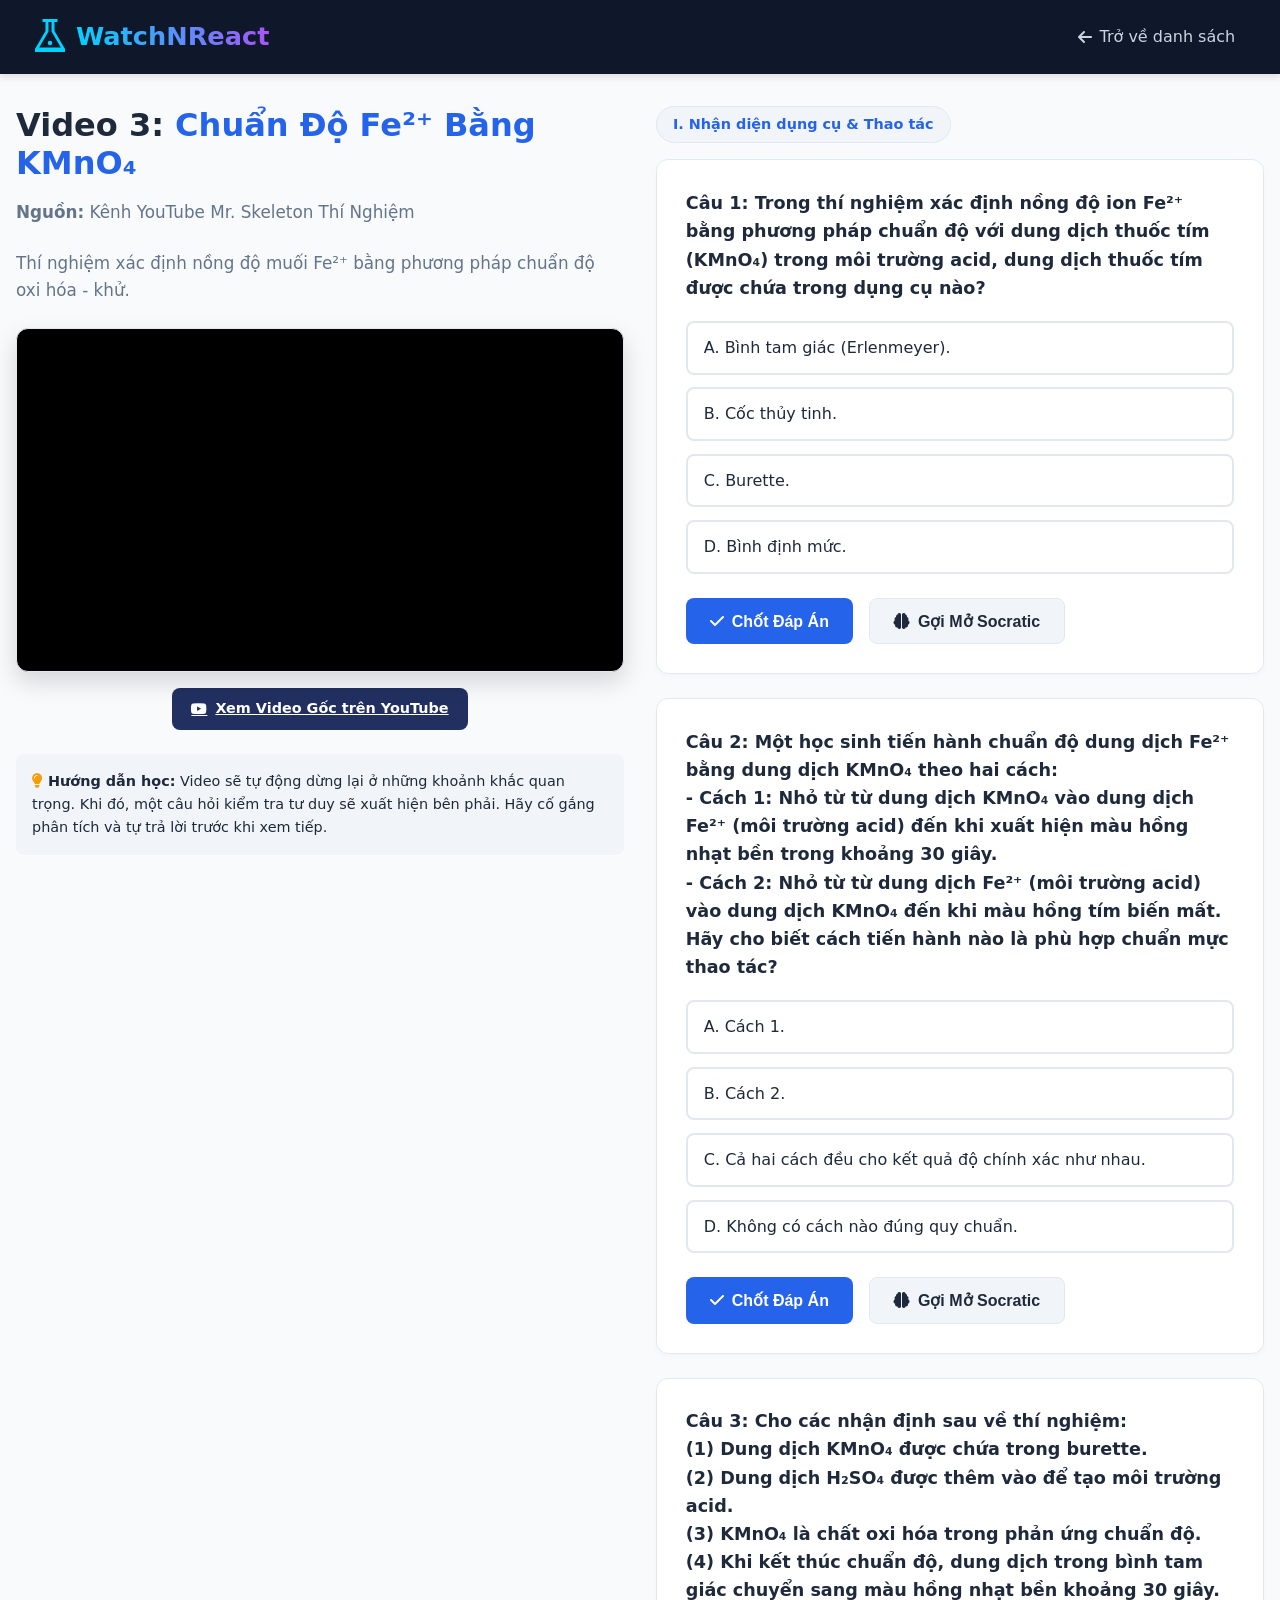
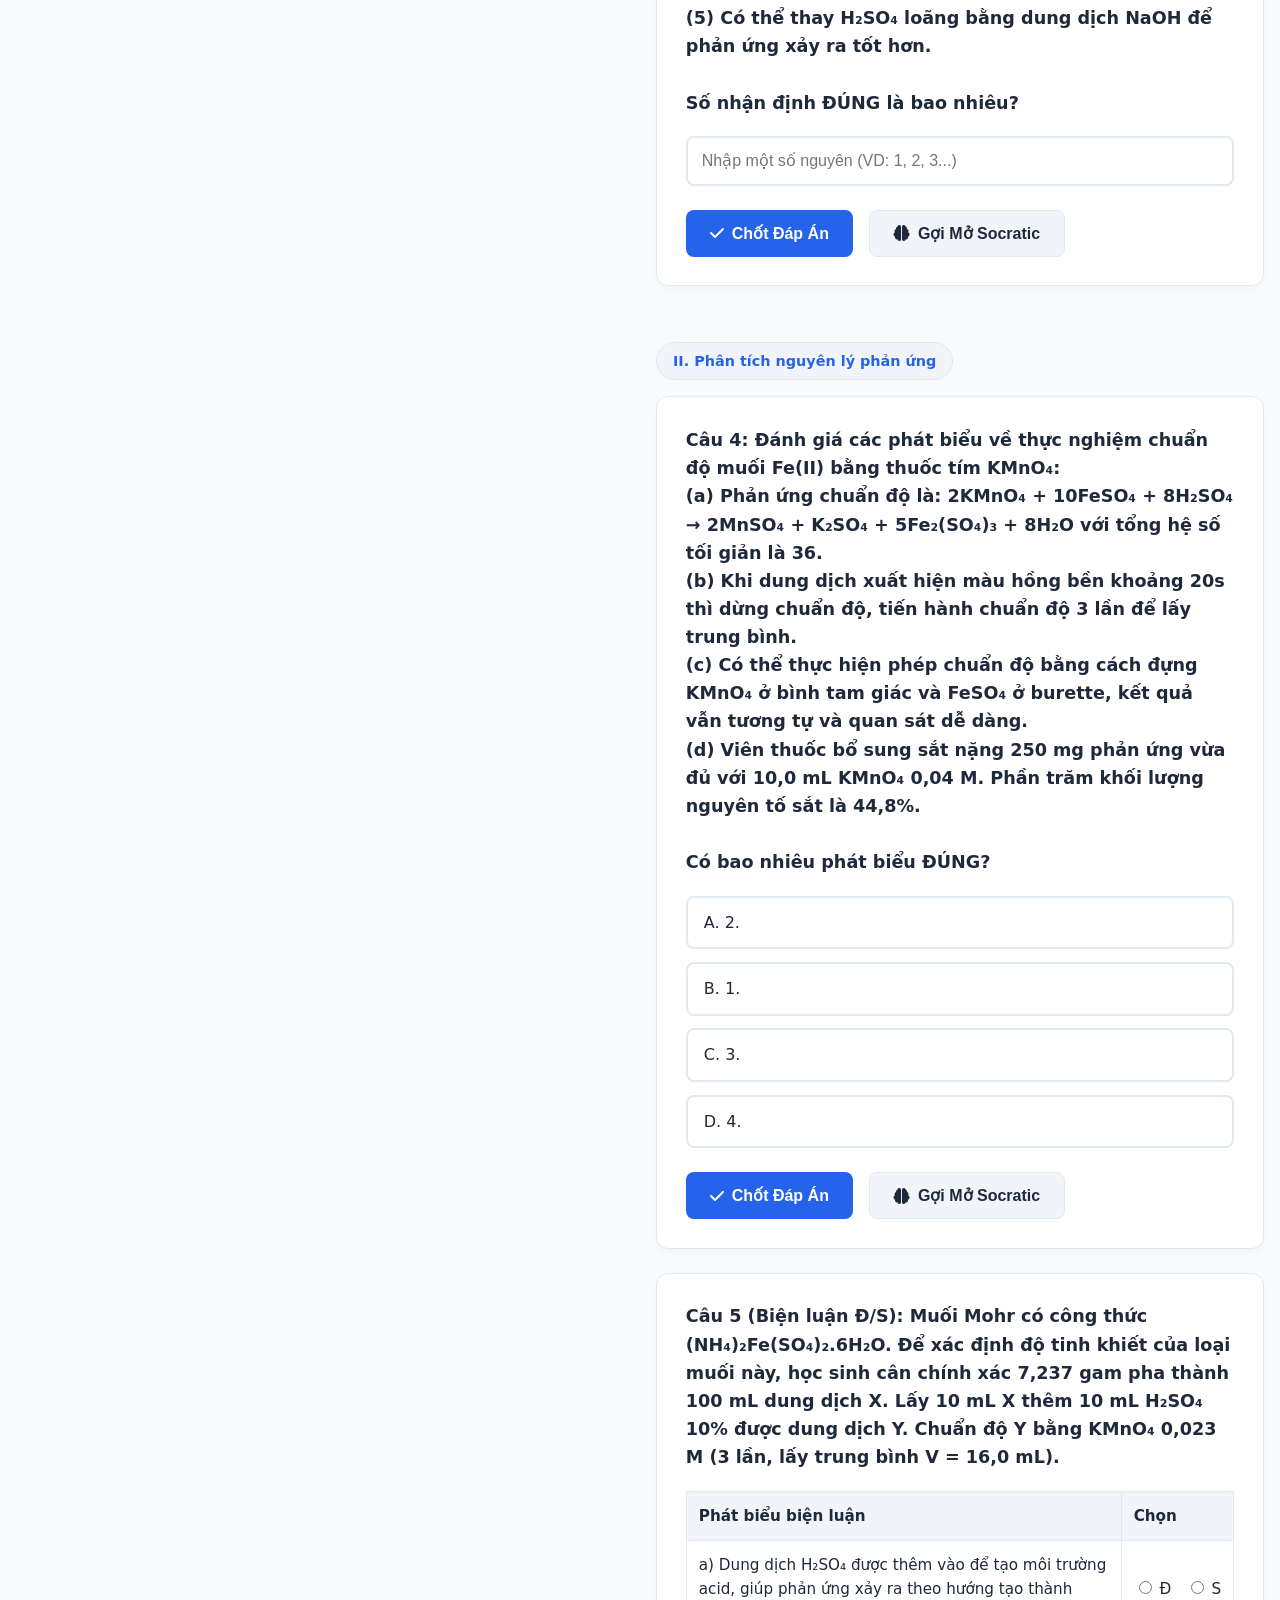
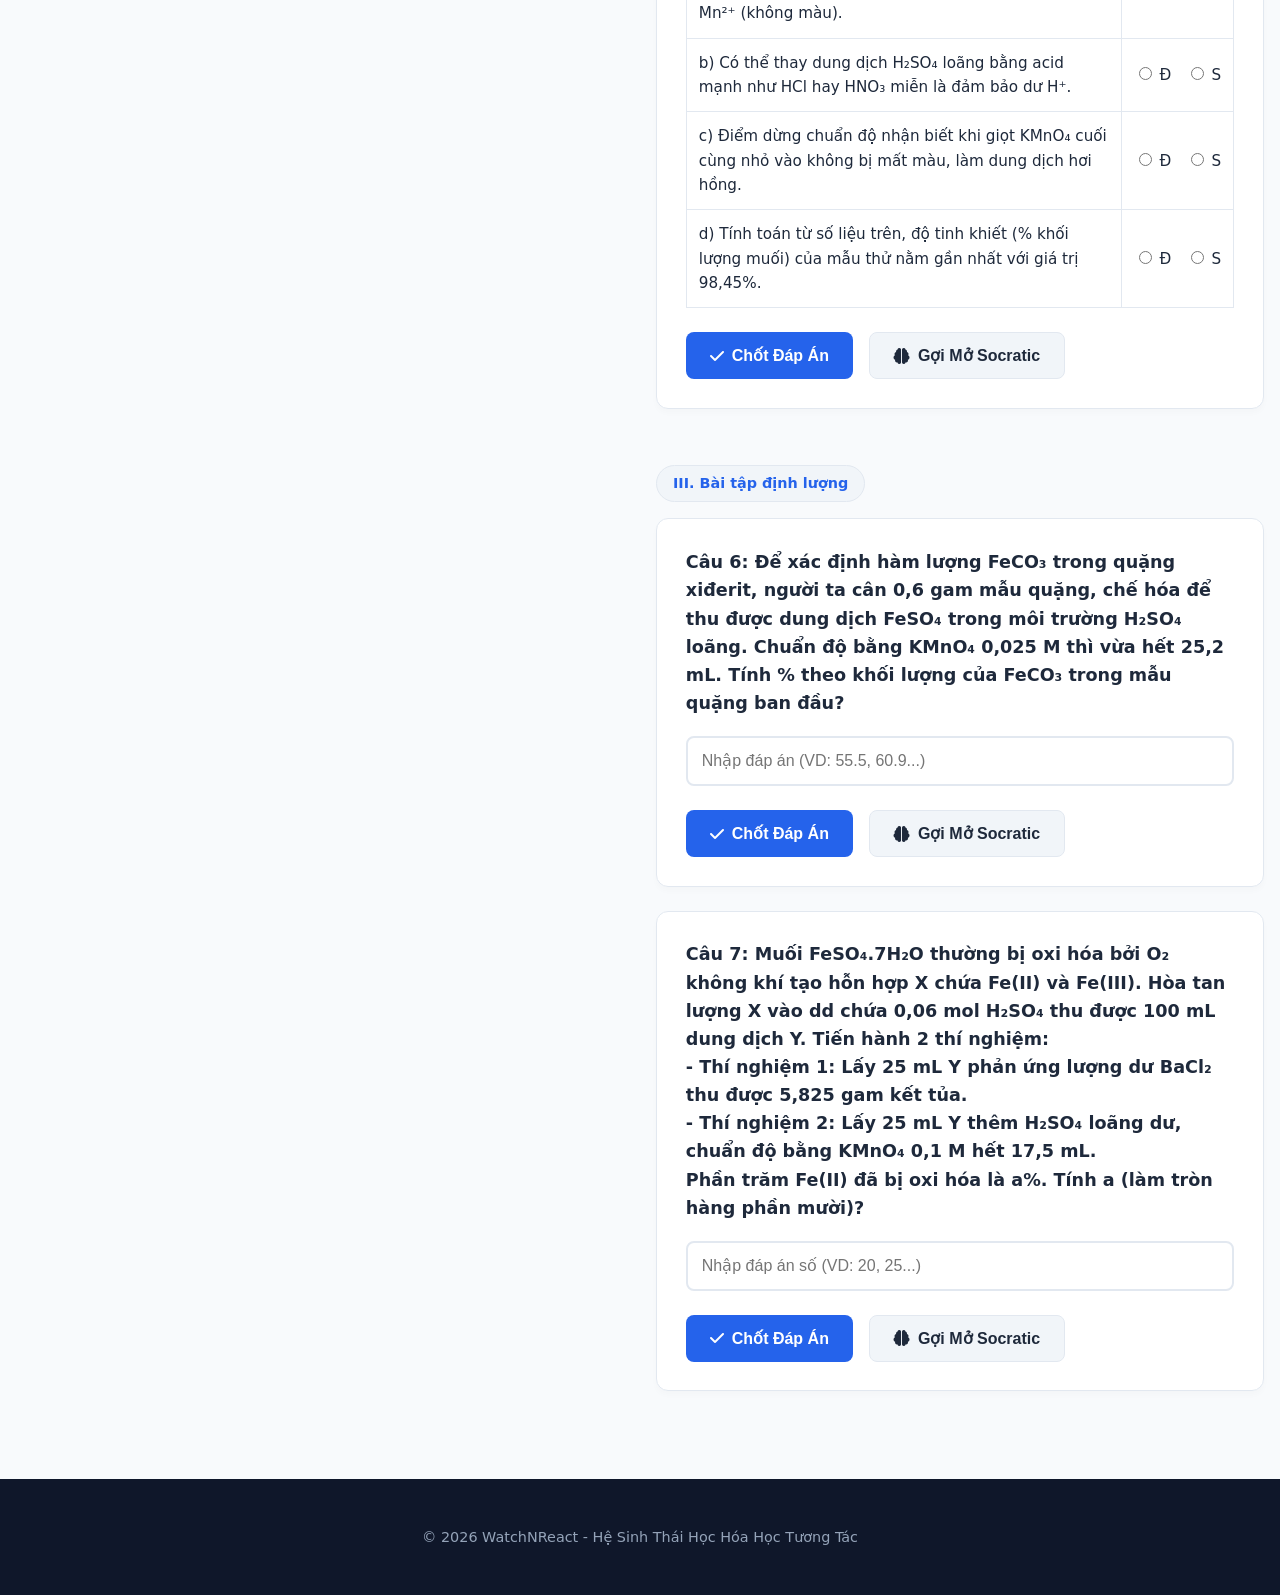
<file: titration.html>
<!DOCTYPE html>
<html lang="vi">
<head>
    <meta charset="UTF-8">
    <meta name="viewport" content="width=device-width, initial-scale=1.0">
    <title>WatchNReact - Phản ứng Chuẩn Độ Oxi hóa - Khử</title>
    <link rel="stylesheet" href="https://cdnjs.cloudflare.com/ajax/libs/font-awesome/6.4.0/css/all.min.css">
    <style>
        /* --- CSS ĐỒNG BỘ TOÀN HỆ THỐNG --- */
        :root {
            --primary: #2563eb; --primary-hover: #1d4ed8;
            --secondary: #7c3aed; --secondary-hover: #6d28d9;
            --accent: #00d2ff; --accent-hover: #00b8e6;
            --success: #16a34a; --danger: #dc2626;
            --warning: #f59e0b;
            --bg: #f8fafc; --card-bg: #ffffff;
            --text: #1e293b; --text-muted: #64748b;
            --border: #e2e8f0; --surface: #f1f5f9;
            --dark-bg: #0f172a;
        }

        body { 
            font-family: 'Segoe UI', system-ui, sans-serif; 
            font-size: 16px; 
            background-color: var(--bg); 
            color: var(--text); 
            line-height: 1.6; 
            margin: 0; 
            padding: 0; 
            display: flex; 
            flex-direction: column; 
            min-height: 100vh;
            scroll-behavior: smooth;
        }

        /* Navigation */
        nav { 
            background: var(--dark-bg); 
            padding: 1rem 2rem; 
            display: flex; 
            justify-content: space-between; 
            align-items: center; 
            flex-wrap: wrap; 
            gap: 1rem;
            position: sticky;
            top: 0;
            z-index: 100;
            box-shadow: 0 4px 6px rgba(0, 0, 0, 0.1);
        }

        .logo { color: white; text-decoration: none; font-size: 1.6rem; font-weight: bold; display: flex; align-items: center; gap: 0.5rem; }
        .logo svg { width: 36px; height: 36px; fill: var(--accent); }
        .logo-text { background: linear-gradient(to right, var(--accent), #a855f7); -webkit-background-clip: text; background-clip: text; color: transparent; font-weight: 800; }
        .nav-links { display: flex; gap: 1.5rem; flex-wrap: wrap; }
        .nav-links a { color: #cbd5e1; text-decoration: none; font-size: 1rem; transition: 0.2s; padding: 0.5rem 0.8rem; border-radius: 6px; display: flex; align-items: center; gap: 0.5rem; }
        .nav-links a:hover, .nav-links a.active { color: var(--accent); font-weight: 600; background-color: rgba(0, 210, 255, 0.1); }

        /* Main Container Layout */
        .layout-container {
            max-width: 1300px;
            margin: 0 auto;
            padding: 2rem 1rem;
            display: grid;
            grid-template-columns: 1fr 1fr;
            gap: 2rem;
            flex: 1;
        }

        @media (max-width: 992px) {
            .layout-container { grid-template-columns: 1fr; }
        }

        /* Left Column: Video & Header */
        .video-section { position: sticky; top: 90px; height: fit-content; }
        .page-title { color: var(--text); font-size: 2rem; margin: 0 0 0.5rem 0; line-height: 1.2; }
        .page-title span { color: var(--primary); }
        .page-subtitle { color: var(--text-muted); margin-bottom: 1.5rem; font-size: 1.05rem; }
        
        .video-wrapper {
            background: #000;
            border-radius: 12px;
            overflow: hidden;
            box-shadow: 0 10px 25px rgba(0,0,0,0.15);
            border: 1px solid var(--border);
            position: relative;
        }
        
        video { width: 100%; display: block; }

        .video-overlay-msg {
            position: absolute; top: 0; left: 0; right: 0; bottom: 0;
            background: rgba(15, 23, 42, 0.8); color: white;
            display: flex; flex-direction: column; align-items: center; justify-content: center;
            opacity: 0; pointer-events: none; transition: 0.3s; z-index: 10;
        }
        .video-overlay-msg.active { opacity: 1; pointer-events: auto; }
        .video-overlay-msg h3 { margin: 0 0 1rem 0; color: var(--accent); font-size: 1.5rem; }

        /* Right Column: Interactive Questions */
        .questions-section { padding-bottom: 2rem; }
        
        .section-tag {
            display: inline-block; background: var(--surface); color: var(--primary);
            padding: 0.4rem 1rem; border-radius: 50px; font-weight: bold; font-size: 0.9rem;
            margin: 2rem 0 1rem 0; border: 1px solid var(--border);
        }
        .section-tag:first-child { margin-top: 0; }

        .card { 
            background: var(--card-bg); border: 1px solid var(--border); 
            border-radius: 12px; padding: 1.8rem; margin-bottom: 1.5rem; 
            box-shadow: 0 4px 6px rgba(0,0,0,0.02); transition: all 0.3s ease;
            position: relative; overflow: hidden;
        }

        .card.active-question {
            border-color: var(--accent);
            box-shadow: 0 0 0 4px rgba(0, 210, 255, 0.15);
            transform: translateX(-5px);
        }

        .card.active-question::before {
            content: ''; position: absolute; left: 0; top: 0; bottom: 0;
            width: 5px; background: var(--accent);
        }

        .question-text { font-weight: 600; font-size: 1.1rem; margin-bottom: 1.2rem; display: block; color: var(--text); }
        
        /* Multiple Choice Options */
        .options { display: flex; flex-direction: column; gap: 0.8rem; margin-bottom: 1.5rem;}
        .option { 
            padding: 12px 16px; border: 2px solid var(--border); border-radius: 8px; 
            cursor: pointer; transition: 0.2s; font-size: 1rem; background: var(--card-bg); 
            display: flex; align-items: center; gap: 10px;
        }
        .option:hover { border-color: #cbd5e1; background: var(--surface); }
        .option.selected { border-color: var(--primary); background: #eff6ff; font-weight: 500; }
        .option.selected::before { content: '\f058'; font-family: 'Font Awesome 6 Free'; font-weight: 900; color: var(--primary); }

        /* Inputs */
        input[type="text"] { 
            width: 100%; padding: 14px; border: 2px solid var(--border); border-radius: 8px; 
            font-size: 1rem; outline: none; transition: 0.2s; margin-bottom: 1.5rem; box-sizing: border-box;
        }
        input[type="text"]:focus { border-color: var(--primary); }

        /* True/False Tables */
        table { width: 100%; border-collapse: collapse; margin-bottom: 1.5rem; font-size: 0.95rem; }
        th, td { border: 1px solid var(--border); padding: 12px; text-align: left; }
        th { background: var(--surface); font-weight: 600; color: var(--text); }
        td:nth-child(2) { white-space: nowrap; text-align: center;}

        /* Buttons & Feedback */
        .btn-group { display: flex; gap: 1rem; flex-wrap: wrap; }
        .btn { 
            display: inline-flex; align-items: center; justify-content: center; gap: 0.5rem;
            background: var(--primary); color: white; border: none; padding: 0.8rem 1.5rem; 
            border-radius: 8px; font-weight: 600; cursor: pointer; font-size: 1rem; transition: 0.2s; 
        }
        .btn:hover { background: var(--primary-hover); transform: translateY(-2px); }
        .btn-hint { background: var(--surface); color: var(--text); border: 1px solid var(--border); }
        .btn-hint:hover { background: #e2e8f0; color: var(--warning); transform: translateY(-2px); }

        .socratic-hint {
            display: none; background: #fffbeb; border-left: 4px solid var(--warning);
            padding: 1rem; margin-top: 1rem; border-radius: 0 8px 8px 0; font-size: 0.95rem; color: #92400e; margin-bottom: 1.5rem;
        }

        .feedback { 
            display: none; margin-top: 1.5rem; padding: 1.2rem; 
            border-radius: 8px; font-size: 0.95rem; line-height: 1.6; 
        }
        .feedback.correct { background: #f0fdf4; color: #166534; border: 1px solid #bbf7d0; }
        .feedback.wrong { background: #fef2f2; color: #991b1b; border: 1px solid #fecaca; }

        /* Footer */
        footer { background: var(--dark-bg); color: #94a3b8; padding: 2rem 1rem; text-align: center; font-size: 0.9rem; margin-top: auto; }
    </style>
</head>
<body>
    <nav>
        <a href="index.html" class="logo">
            <svg viewBox="0 0 24 24"><path d="M9 2L9 8L2 20L2 22L22 22L22 20L15 8L15 2L17 2L17 0L7 0L7 2L9 2ZM11 2L13 2L13 8.3L19.2 19L4.8 19L11 8.3L11 2Z"></path><circle cx="12" cy="16" r="1.5"></circle></svg>
            <span class="logo-text">WatchNReact</span>
        </a>
        <div class="nav-links">
            <a href="experiment.html"><i class="fas fa-arrow-left"></i> Trở về danh sách</a>
        </div>
    </nav>

    <div class="layout-container">
        <div class="video-section">
            <h1 class="page-title">Video 3: <span>Chuẩn Độ Fe²⁺ Bằng KMnO₄</span></h1>
            <p class="page-subtitle"><b>Nguồn:</b> Kênh YouTube Mr. Skeleton Thí Nghiệm</p>
            <p class="page-subtitle">Thí nghiệm xác định nồng độ muối Fe²⁺ bằng phương pháp chuẩn độ oxi hóa - khử.</p>
            
            <div class="video-wrapper" style="position: relative; padding-bottom: 56.25%; height: 0; overflow: hidden; border-radius: 12px;">
    <iframe id="mainVideo" 
            style="position: absolute; top: 0; left: 0; width: 100%; height: 100%; border: none;" 
            src="https://www.youtube.com/embed/od6ixHbM0Ko?enablejsapi=1&rel=0" 
            title="YouTube video player" 
            allow="accelerometer; autoplay; clipboard-write; encrypted-media; gyroscope; picture-in-picture; web-share" 
            allowfullscreen>
    </iframe>
    
    <div class="video-overlay-msg" id="videoOverlay">
        <h3><i class="fas fa-pause-circle"></i> Video Tạm Dừng</h3>
        <p>Hãy trả lời câu hỏi đang sáng lên bên phải để tiếp tục tư duy nhé!</p>
        <button class="btn" style="margin-top: 1rem;" onclick="resumeVideo()"><i class="fas fa-play"></i> Bỏ qua & Xem tiếp</button>
    </div>
</div>

<div style="margin-top: 1rem; text-align: center;">
    <a href="https://youtu.be/od6ixHbM0Ko" target="_blank" class="btn" style="background: #213061; padding: 0.6rem 1.2rem; font-size: 0.9rem;">
        <i class="fab fa-youtube"></i> Xem Video Gốc trên YouTube
    </a>
</div>
            
            <div style="margin-top: 1.5rem; padding: 1rem; background: var(--surface); border-radius: 8px; font-size: 0.9rem;">
                <strong><i class="fas fa-lightbulb" style="color: var(--warning);"></i> Hướng dẫn học:</strong> 
                Video sẽ tự động dừng lại ở những khoảnh khắc quan trọng. Khi đó, một câu hỏi kiểm tra tư duy sẽ xuất hiện bên phải. Hãy cố gắng phân tích và tự trả lời trước khi xem tiếp.
            </div>
        </div>

        <div class="questions-section">
            <div class="section-tag">I. Nhận diện dụng cụ & Thao tác</div>
            
            <div class="card" id="q-mcq1" data-time="15">
                <span class="question-text">Câu 1: Trong thí nghiệm xác định nồng độ ion Fe²⁺ bằng phương pháp chuẩn độ với dung dịch thuốc tím (KMnO₄) trong môi trường acid, dung dịch thuốc tím được chứa trong dụng cụ nào?</span>
                <div class="options">
                    <div class="option" data-value="A" onclick="selectOpt(this)">A. Bình tam giác (Erlenmeyer).</div>
                    <div class="option" data-value="B" onclick="selectOpt(this)">B. Cốc thủy tinh.</div>
                    <div class="option" data-value="C" onclick="selectOpt(this)">C. Burette.</div>
                    <div class="option" data-value="D" onclick="selectOpt(this)">D. Bình định mức.</div>
                </div>
                <div class="socratic-hint" id="hint-mcq1"><strong>💡 Câu hỏi gợi mở:</strong> Dung dịch KMnO₄ có màu tím rất đậm. Đồng thời, trong chuẩn độ ta cần biết chính xác *thể tích* thuốc tím đã nhỏ xuống. Dụng cụ nào dạng ống dài, có vạch chia độ chi tiết và có khóa vặn ở dưới để nhỏ từng giọt?</div>
                <div class="btn-group">
                    <button class="btn" onclick="checkMCQ('q-mcq1', 'C', 'Burette là dụng cụ chuyên dụng để chứa và đo lường chính xác thể tích dung dịch chuẩn (KMnO₄) được nhỏ giọt xuống bình phản ứng.')"><i class="fas fa-check"></i> Chốt Đáp Án</button>
                    <button class="btn btn-hint" onclick="toggleHint('hint-mcq1')"><i class="fas fa-brain"></i> Gợi Mở Socratic</button>
                </div>
                <div class="feedback"></div>
            </div>

            <div class="card" id="q-mcq2" data-time="45">
                <span class="question-text">Câu 2: Một học sinh tiến hành chuẩn độ dung dịch Fe²⁺ bằng dung dịch KMnO₄ theo hai cách: <br>
                - Cách 1: Nhỏ từ từ dung dịch KMnO₄ vào dung dịch Fe²⁺ (môi trường acid) đến khi xuất hiện màu hồng nhạt bền trong khoảng 30 giây.<br>
                - Cách 2: Nhỏ từ từ dung dịch Fe²⁺ (môi trường acid) vào dung dịch KMnO₄ đến khi màu hồng tím biến mất.<br>
                Hãy cho biết cách tiến hành nào là phù hợp chuẩn mực thao tác?</span>
                <div class="options">
                    <div class="option" data-value="A" onclick="selectOpt(this)">A. Cách 1.</div>
                    <div class="option" data-value="B" onclick="selectOpt(this)">B. Cách 2.</div>
                    <div class="option" data-value="C" onclick="selectOpt(this)">C. Cả hai cách đều cho kết quả độ chính xác như nhau.</div>
                    <div class="option" data-value="D" onclick="selectOpt(this)">D. Không có cách nào đúng quy chuẩn.</div>
                </div>
                <div class="socratic-hint" id="hint-mcq2"><strong>💡 Câu hỏi gợi mở:</strong> Việc quan sát sự đổi màu từ KHÔNG MÀU (hoặc rất nhạt) sang CÓ MÀU HỒNG dễ hơn, hay từ màu TÍM ĐẬM chuyển dần sang không màu dễ hơn? Sự thay đổi nào mang lại tín hiệu trực quan rõ rệt, sắc nét nhất cho mắt người ngay tại giọt điểm tương đương?</div>
                <div class="btn-group">
                    <button class="btn" onclick="checkMCQ('q-mcq2', 'A', 'Nên nhỏ từ từ dung dịch có màu đậm (KMnO₄) xuống dung dịch không màu. Điểm tương đương dễ dàng nhận biết khi giọt thuốc tím cuối cùng không bị mất màu, làm dung dịch chuyển sang màu hồng nhạt. Cách 2 rất khó quan sát chính xác sự mất màu hoàn toàn ở giọt cuối.')"><i class="fas fa-check"></i> Chốt Đáp Án</button>
                    <button class="btn btn-hint" onclick="toggleHint('hint-mcq2')"><i class="fas fa-brain"></i> Gợi Mở Socratic</button>
                </div>
                <div class="feedback"></div>
            </div>

            <div class="card" id="q-sa1" data-time="90">
                <span class="question-text">Câu 3: Cho các nhận định sau về thí nghiệm: <br>
                (1) Dung dịch KMnO₄ được chứa trong burette. <br>
                (2) Dung dịch H₂SO₄ được thêm vào để tạo môi trường acid. <br>
                (3) KMnO₄ là chất oxi hóa trong phản ứng chuẩn độ. <br>
                (4) Khi kết thúc chuẩn độ, dung dịch trong bình tam giác chuyển sang màu hồng nhạt bền khoảng 30 giây. <br>
                (5) Có thể thay H₂SO₄ loãng bằng dung dịch NaOH để phản ứng xảy ra tốt hơn.<br>
                <br>Số nhận định <b>ĐÚNG</b> là bao nhiêu?</span>
                <input type="text" id="input-sa1" placeholder="Nhập một số nguyên (VD: 1, 2, 3...)">
                <div class="socratic-hint" id="hint-sa1"><strong>💡 Câu hỏi gợi mở:</strong> Hãy chú ý nhận định (5). Nếu bạn cho base (NaOH) vào dung dịch chứa muối Fe²⁺, điều gì sẽ xảy ra lập tức? Liệu Fe²⁺ có còn tồn tại tự do trong dung dịch để tham gia phản ứng chuẩn độ oxi hóa khử không?</div>
                <div class="btn-group">
                    <button class="btn" onclick="checkSA('q-sa1', 'input-sa1', '4', 'Có 4 nhận định đúng là (1), (2), (3) và (4). Nhận định (5) SAI vì nếu dùng NaOH (môi trường base), ion Fe²⁺ và Mn²⁺ sẽ lập tức tạo kết tủa hydroxide, làm hỏng quá trình chuẩn độ oxi hóa khử.')"><i class="fas fa-check"></i> Chốt Đáp Án</button>
                    <button class="btn btn-hint" onclick="toggleHint('hint-sa1')"><i class="fas fa-brain"></i> Gợi Mở Socratic</button>
                </div>
                <div class="feedback"></div>
            </div>

            <div class="section-tag">II. Phân tích nguyên lý phản ứng</div>

            <div class="card" id="q-mcq3" data-time="135">
                <span class="question-text">Câu 4: Đánh giá các phát biểu về thực nghiệm chuẩn độ muối Fe(II) bằng thuốc tím KMnO₄: <br>
                (a) Phản ứng chuẩn độ là: 2KMnO₄ + 10FeSO₄ + 8H₂SO₄ &#8594; 2MnSO₄ + K₂SO₄ + 5Fe₂(SO₄)₃ + 8H₂O với tổng hệ số tối giản là 36.<br>
                (b) Khi dung dịch xuất hiện màu hồng bền khoảng 20s thì dừng chuẩn độ, tiến hành chuẩn độ 3 lần để lấy trung bình.<br>
                (c) Có thể thực hiện phép chuẩn độ bằng cách đựng KMnO₄ ở bình tam giác và FeSO₄ ở burette, kết quả vẫn tương tự và quan sát dễ dàng.<br>
                (d) Viên thuốc bổ sung sắt nặng 250 mg phản ứng vừa đủ với 10,0 mL KMnO₄ 0,04 M. Phần trăm khối lượng nguyên tố sắt là 44,8%.<br>
                <br>Có bao nhiêu phát biểu <b>ĐÚNG</b>?</span>
                <div class="options">
                    <div class="option" data-value="A" onclick="selectOpt(this)">A. 2.</div>
                    <div class="option" data-value="B" onclick="selectOpt(this)">B. 1.</div>
                    <div class="option" data-value="C" onclick="selectOpt(this)">C. 3.</div>
                    <div class="option" data-value="D" onclick="selectOpt(this)">D. 4.</div>
                </div>
                <div class="socratic-hint" id="hint-mcq3"><strong>💡 Câu hỏi gợi mở:</strong> <br>- Ở phát biểu (a), cộng thử các hệ số: 2 + 10 + 8 + 2 + 1 + 5 + 8 = ?<br>- Phát biểu (c) đã được đề cập ở câu 2, đảo vị trí có làm quan sát dễ dàng không?<br>- Ở phát biểu (d), số mol KMnO₄ là 0,4 mmol. Áp dụng định luật bảo toàn electron, sắt trao đổi 1e, Mn trao đổi 5e. Tính được mFe không?</div>
                <div class="btn-group">
                    <button class="btn" onclick="checkMCQ('q-mcq3', 'C', 'Có 3 phát biểu đúng là (a), (b), (d). Phát biểu (c) SAI vì việc đảo vị trí sẽ làm điểm tương đương cực kì khó quan sát (chuyển từ tím đậm sang không màu) dẫn đến sai số lớn.')"><i class="fas fa-check"></i> Chốt Đáp Án</button>
                    <button class="btn btn-hint" onclick="toggleHint('hint-mcq3')"><i class="fas fa-brain"></i> Gợi Mở Socratic</button>
                </div>
                <div class="feedback"></div>
            </div>

            <div class="card" id="q-tf1" data-time="180">
                <span class="question-text">Câu 5 (Biện luận Đ/S): Muối Mohr có công thức (NH₄)₂Fe(SO₄)₂.6H₂O. Để xác định độ tinh khiết của loại muối này, học sinh cân chính xác 7,237 gam pha thành 100 mL dung dịch X. Lấy 10 mL X thêm 10 mL H₂SO₄ 10% được dung dịch Y. Chuẩn độ Y bằng KMnO₄ 0,023 M (3 lần, lấy trung bình V = 16,0 mL).</span>
                <table>
                    <tr><th>Phát biểu biện luận</th><th>Chọn</th></tr>
                    <tr>
                        <td>a) Dung dịch H₂SO₄ được thêm vào để tạo môi trường acid, giúp phản ứng xảy ra theo hướng tạo thành Mn²⁺ (không màu).</td>
                        <td><label><input type="radio" name="tfa" value="Đ"> Đ</label> &nbsp; <label><input type="radio" name="tfa" value="S"> S</label></td>
                    </tr>
                    <tr>
                        <td>b) Có thể thay dung dịch H₂SO₄ loãng bằng acid mạnh như HCl hay HNO₃ miễn là đảm bảo dư H⁺.</td>
                        <td><label><input type="radio" name="tfb" value="Đ"> Đ</label> &nbsp; <label><input type="radio" name="tfb" value="S"> S</label></td>
                    </tr>
                    <tr>
                        <td>c) Điểm dừng chuẩn độ nhận biết khi giọt KMnO₄ cuối cùng nhỏ vào không bị mất màu, làm dung dịch hơi hồng.</td>
                        <td><label><input type="radio" name="tfc" value="Đ"> Đ</label> &nbsp; <label><input type="radio" name="tfc" value="S"> S</label></td>
                    </tr>
                    <tr>
                        <td>d) Tính toán từ số liệu trên, độ tinh khiết (% khối lượng muối) của mẫu thử nằm gần nhất với giá trị 98,45%.</td>
                        <td><label><input type="radio" name="tfd" value="Đ"> Đ</label> &nbsp; <label><input type="radio" name="tfd" value="S"> S</label></td>
                    </tr>
                </table>
                <div class="socratic-hint" id="hint-tf1"><strong>💡 Câu hỏi gợi mở:</strong><br>- HCl có ion Cl⁻ mang tính khử, KMnO₄ lại oxi hóa rất mạnh, liệu KMnO₄ có quay sang oxi hóa Cl⁻ sinh ra khí độc Cl₂ làm sai lệch kết quả chuẩn độ?<br>- HNO₃ có tính oxi hóa mạnh, liệu nó có oxi hóa trước Fe²⁺ thành Fe³⁺ không?<br>- Ở ý d, hãy thử nháp: n(KMnO₄) = 0.023 * 0.016 = 0.000368 mol. Suy ra n(Fe) trong 10 mL là 5 * 0.000368 = 0.00184 mol. Trong 100mL là 0.0184 mol. Khối lượng muối Mohr = 0.0184 * 392 = 7.2128 gam. % = (7.2128 / 7.237)*100 = 99.66%.</div>
                <div class="btn-group">
                    <button class="btn" onclick="checkTF('q-tf1', ['Đ', 'S', 'Đ', 'S'], 'Phát biểu a, c ĐÚNG. Phát biểu b SAI vì HCl bị oxi hóa thành Cl₂, HNO₃ tự oxi hóa Fe²⁺, đều làm hỏng định lượng. Phát biểu d SAI vì phép tính thực tế ra khoảng 99,66%, không gần giá trị 98,45%.')"><i class="fas fa-check"></i> Chốt Đáp Án</button>
                    <button class="btn btn-hint" onclick="toggleHint('hint-tf1')"><i class="fas fa-brain"></i> Gợi Mở Socratic</button>
                </div>
                <div class="feedback"></div>
            </div>

            <div class="section-tag">III. Bài tập định lượng</div>

            <div class="card" id="q-sa2" data-time="220">
                <span class="question-text">Câu 6: Để xác định hàm lượng FeCO₃ trong quặng xiđerit, người ta cân 0,6 gam mẫu quặng, chế hóa để thu được dung dịch FeSO₄ trong môi trường H₂SO₄ loãng. Chuẩn độ bằng KMnO₄ 0,025 M thì vừa hết 25,2 mL. Tính % theo khối lượng của FeCO₃ trong mẫu quặng ban đầu?</span>
                <input type="text" id="input-sa2" placeholder="Nhập đáp án (VD: 55.5, 60.9...)">
                <div class="socratic-hint" id="hint-sa2"><strong>💡 Câu hỏi gợi mở:</strong><br>1. Tính số mol KMnO₄: n = $C_M \times V$.<br>2. Theo bảo toàn e, n(Fe²⁺) = 5 $\times$ n(KMnO₄).<br>3. Khối lượng FeCO₃ (M = 116) sinh ra từ lượng Fe²⁺ đó là bao nhiêu gam?<br>4. Lấy khối lượng FeCO₃ chia cho 0,6 gam rồi nhân 100%.</div>
                <div class="btn-group">
                    <button class="btn" onclick="checkSA('q-sa2', 'input-sa2', '60.9', 'n(KMnO₄) = 0.025 * 0.0252 = 0.00063 mol. Suy ra n(Fe²⁺) = 5 * 0.00063 = 0.00315 mol. Khối lượng FeCO₃ = 0.00315 * 116 = 0.3654 gam. % khối lượng = (0.3654 / 0.6) * 100% = 60.9%.')"><i class="fas fa-check"></i> Chốt Đáp Án</button>
                    <button class="btn btn-hint" onclick="toggleHint('hint-sa2')"><i class="fas fa-brain"></i> Gợi Mở Socratic</button>
                </div>
                <div class="feedback"></div>
            </div>

            <div class="card" id="q-sa3" data-time="260">
                <span class="question-text">Câu 7: Muối FeSO₄.7H₂O thường bị oxi hóa bởi O₂ không khí tạo hỗn hợp X chứa Fe(II) và Fe(III). Hòa tan lượng X vào dd chứa 0,06 mol H₂SO₄ thu được 100 mL dung dịch Y. Tiến hành 2 thí nghiệm:<br>
                - Thí nghiệm 1: Lấy 25 mL Y phản ứng lượng dư BaCl₂ thu được 5,825 gam kết tủa.<br>
                - Thí nghiệm 2: Lấy 25 mL Y thêm H₂SO₄ loãng dư, chuẩn độ bằng KMnO₄ 0,1 M hết 17,5 mL.<br>
                Phần trăm Fe(II) đã bị oxi hóa là a%. Tính a (làm tròn hàng phần mười)?</span>
                <input type="text" id="input-sa3" placeholder="Nhập đáp án số (VD: 20, 25...)">
                <div class="socratic-hint" id="hint-sa3"><strong>💡 Câu hỏi gợi mở:</strong><br>- Kết tủa BaSO₄ (M=233) giúp xác định tổng gốc SO₄²⁻ trong 25mL Y. Nhân 4 lên, kết hợp trừ đi gốc SO₄²⁻ từ H₂SO₄ ban đầu (0.06) bạn sẽ biết được tổng số mol gốc SO₄²⁻ của muối sắt (cũng là tổng số mol Fe).<br>- Dữ kiện chuẩn độ KMnO₄ cho biết lượng Fe²⁺ CÒN LẠI chưa bị oxi hóa.<br>- Lấy (Tổng Fe - Fe²⁺ còn lại) / Tổng Fe.</div>
                <div class="btn-group">
                    <button class="btn" onclick="checkSA('q-sa3', 'input-sa3', '25', 'Từ kết tủa BaSO₄ ta tính được tổng mol Fe. Phép chuẩn độ cho ta biết số mol Fe²⁺ còn lại. Tính toán chênh lệch cho kết quả 25% lượng Fe²⁺ ban đầu đã bị oxi hóa thành Fe³⁺.')"><i class="fas fa-check"></i> Chốt Đáp Án</button>
                    <button class="btn btn-hint" onclick="toggleHint('hint-sa3')"><i class="fas fa-brain"></i> Gợi Mở Socratic</button>
                </div>
                <div class="feedback"></div>
            </div>

        </div>
    </div>

    <footer>
        <p>&copy; 2026 WatchNReact - Hệ Sinh Thái Học Hóa Học Tương Tác</p>
    </footer>

    <script>
    // --- HỆ THỐNG GIAO DIỆN CÂU HỎI ---
    function selectOpt(elem) {
        const parent = elem.closest('.options');
        parent.querySelectorAll('.option').forEach(opt => opt.classList.remove('selected'));
        elem.classList.add('selected');
    }

    function toggleHint(hintId) {
        const hintEl = document.getElementById(hintId);
        hintEl.style.display = (hintEl.style.display === 'block') ? 'none' : 'block';
    }

    function renderFeedback(cardId, isCorrect, explanation) {
        const card = document.getElementById(cardId);
        const fb = card.querySelector('.feedback');
        fb.style.display = "block";
        fb.classList.remove('correct', 'wrong');
        
        if (isCorrect) {
            fb.classList.add('correct');
            fb.innerHTML = `<strong><i class="fas fa-check-circle"></i> Tư duy hoàn toàn chính xác!</strong><br><span style="margin-top: 8px; display: block;"><em>Phân tích:</em> ${explanation}</span>`;
        } else {
            fb.classList.add('wrong');
            fb.innerHTML = `<strong><i class="fas fa-exclamation-triangle"></i> Cần suy luận kỹ hơn một chút!</strong><br><span style="margin-top: 8px; display: block;"><em>Nhắc nhớ:</em> ${explanation}</span>`;
        }
    }

    function checkMCQ(cardId, correctAns, explanation) {
        const card = document.getElementById(cardId);
        const sel = card.querySelector('.option.selected');
        if(!sel) { alert("Vui lòng chọn một phương án trước khi chốt đáp án!"); return; }
        renderFeedback(cardId, sel.getAttribute('data-value') === correctAns, explanation);
    }

    function checkSA(cardId, inputId, correctAns, explanation) {
        const val = document.getElementById(inputId).value.trim().replace(',', '.'); 
        if(!val) { alert("Vui lòng nhập đáp án của bạn!"); return; }
        renderFeedback(cardId, val === correctAns, explanation);
    }

    function checkTF(cardId, ansArray, explanation) {
        const card = document.getElementById(cardId);
        const names = ['tfa', 'tfb', 'tfc', 'tfd'];
        let score = 0, empty = false;
        
        names.forEach((n, i) => {
            const rad = card.querySelector(`input[name="${n}"]:checked`);
            if(!rad) empty = true;
            else if(rad.value === ansArray[i]) score++;
        });
        
        if(empty) { alert("Bạn phải đánh giá đầy đủ Đ/S cho cả 4 phát biểu để rèn luyện tư duy phản biện toàn diện!"); return; }
        renderFeedback(cardId, score === 4, explanation + `<br><strong>Kết quả chẩn đoán của bạn: Đúng ${score}/4 ý.</strong>`);
    }

    // --- HỆ THỐNG YOUTUBE VIDEO TƯƠNG TÁC THEO THỜI GIAN ---
    const overlay = document.getElementById('videoOverlay');
    
    // Định nghĩa các mốc thời gian (giây) để kích hoạt câu hỏi
    const triggers = [
        { time: 15, id: 'q-mcq1', triggered: false },
        { time: 45, id: 'q-mcq2', triggered: false },
        { time: 90, id: 'q-sa1', triggered: false },
        { time: 135, id: 'q-mcq3', triggered: false },
        { time: 180, id: 'q-tf1', triggered: false },
        { time: 220, id: 'q-sa2', triggered: false },
        { time: 260, id: 'q-sa3', triggered: false }
    ];

    // Nhúng YouTube IFrame API
    var tag = document.createElement('script');
    tag.src = "https://www.youtube.com/iframe_api";
    var firstScriptTag = document.getElementsByTagName('script')[0];
    firstScriptTag.parentNode.insertBefore(tag, firstScriptTag);

    var player;
    var timeUpdater;

    // Hàm tự động gọi khi YouTube API sẵn sàng
    function onYouTubeIframeAPIReady() {
        player = new YT.Player('mainVideo', {
            events: {
                'onStateChange': onPlayerStateChange
            }
        });
    }

    // Theo dõi trạng thái video
    function onPlayerStateChange(event) {
        // YT.PlayerState.PLAYING là 1
        if (event.data == YT.PlayerState.PLAYING) {
            timeUpdater = setInterval(checkTime, 500);
        } else {
            clearInterval(timeUpdater);
        }
    }

    // Hàm kiểm tra và dừng video tại mốc
    function checkTime() {
        if (!player || typeof player.getCurrentTime !== 'function') return;
        
        const currentTime = player.getCurrentTime();
        
        for (let i = 0; i < triggers.length; i++) {
            if (!triggers[i].triggered && currentTime >= triggers[i].time && currentTime < triggers[i].time + 2) {
                triggers[i].triggered = true;
                player.pauseVideo(); // Dừng video YouTube
                overlay.classList.add('active');
                
                // Highlight và Scroll tới câu hỏi
                const questionCard = document.getElementById(triggers[i].id);
                if(questionCard) {
                    document.querySelectorAll('.card').forEach(c => c.classList.remove('active-question'));
                    questionCard.classList.add('active-question');
                    questionCard.scrollIntoView({ behavior: 'smooth', block: 'center' });
                }
                break; 
            }
        }
    }

    // Bỏ qua & tiếp tục xem
    function resumeVideo() {
        overlay.classList.remove('active');
        document.querySelectorAll('.card').forEach(c => c.classList.remove('active-question'));
        if (player && typeof player.playVideo === 'function') {
            player.playVideo(); // Phát tiếp video YouTube
        }
    }
</script>
</body>
</html>
</file>
